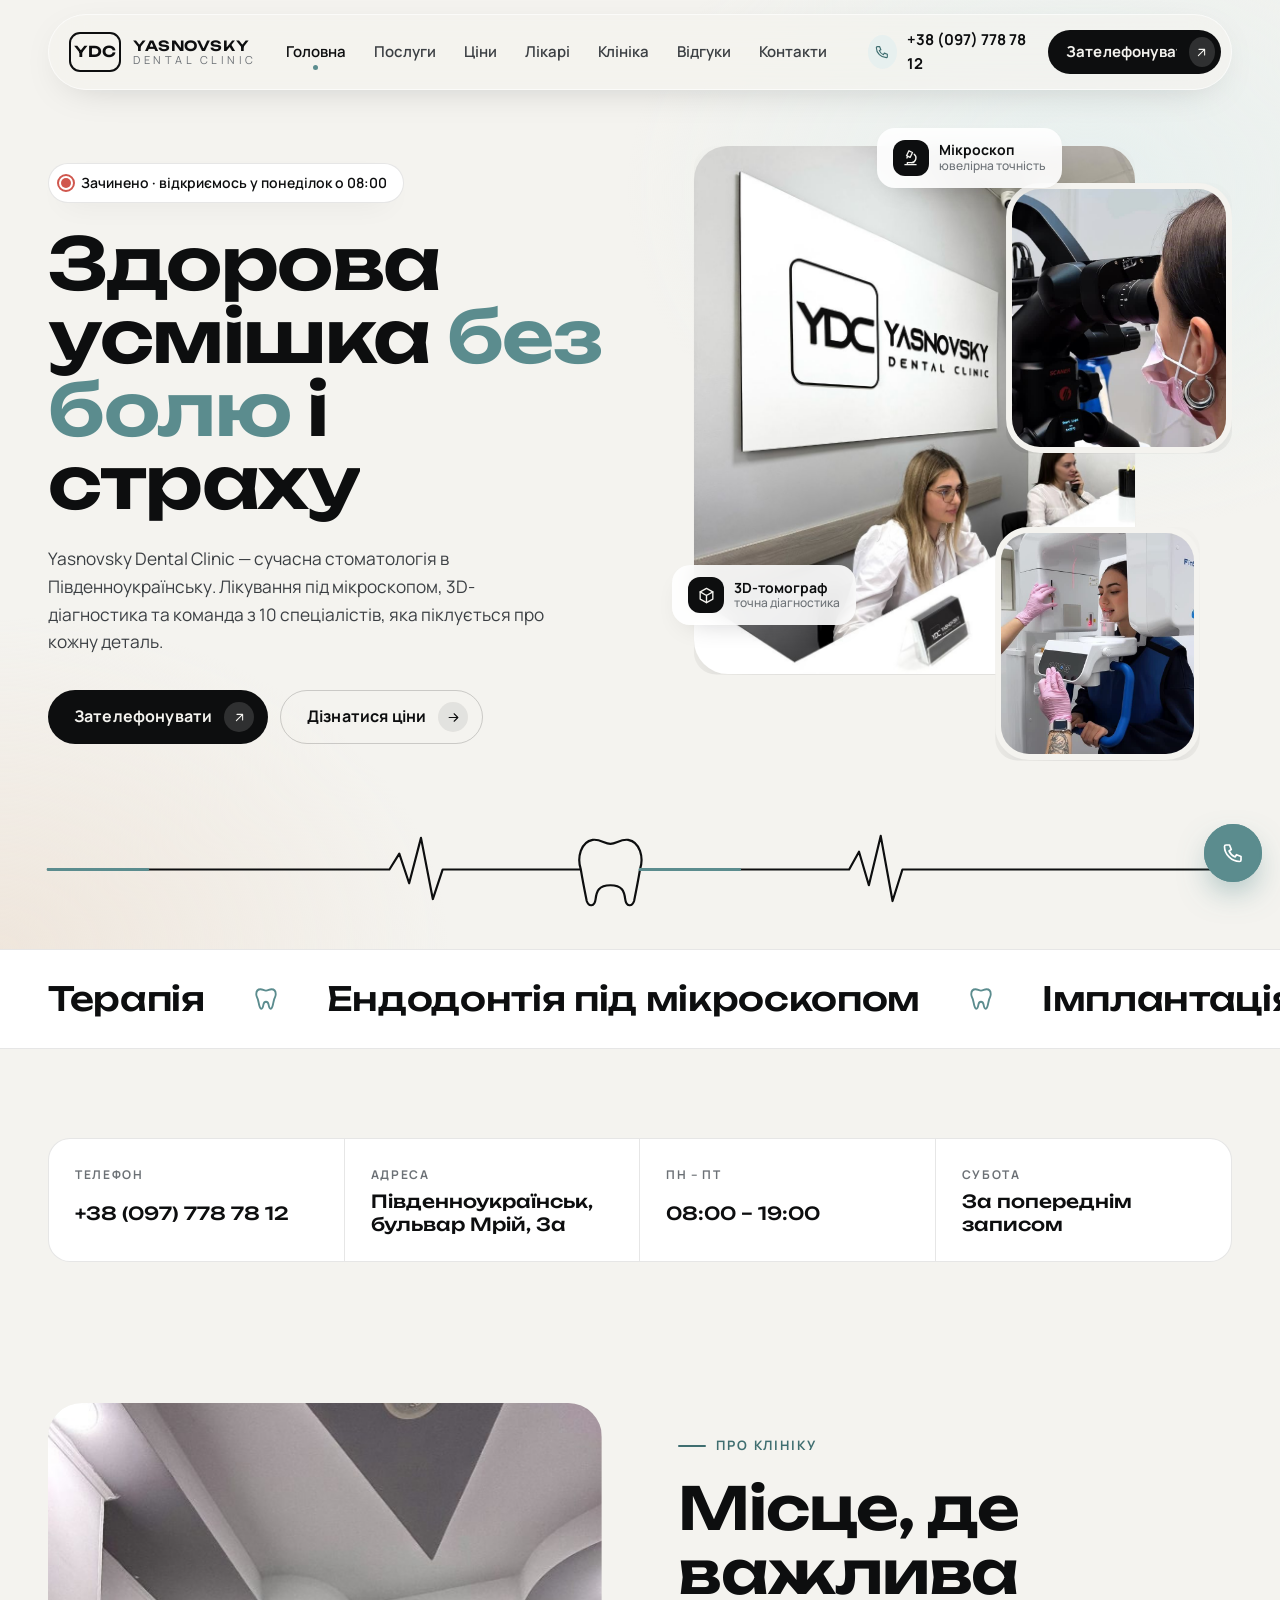
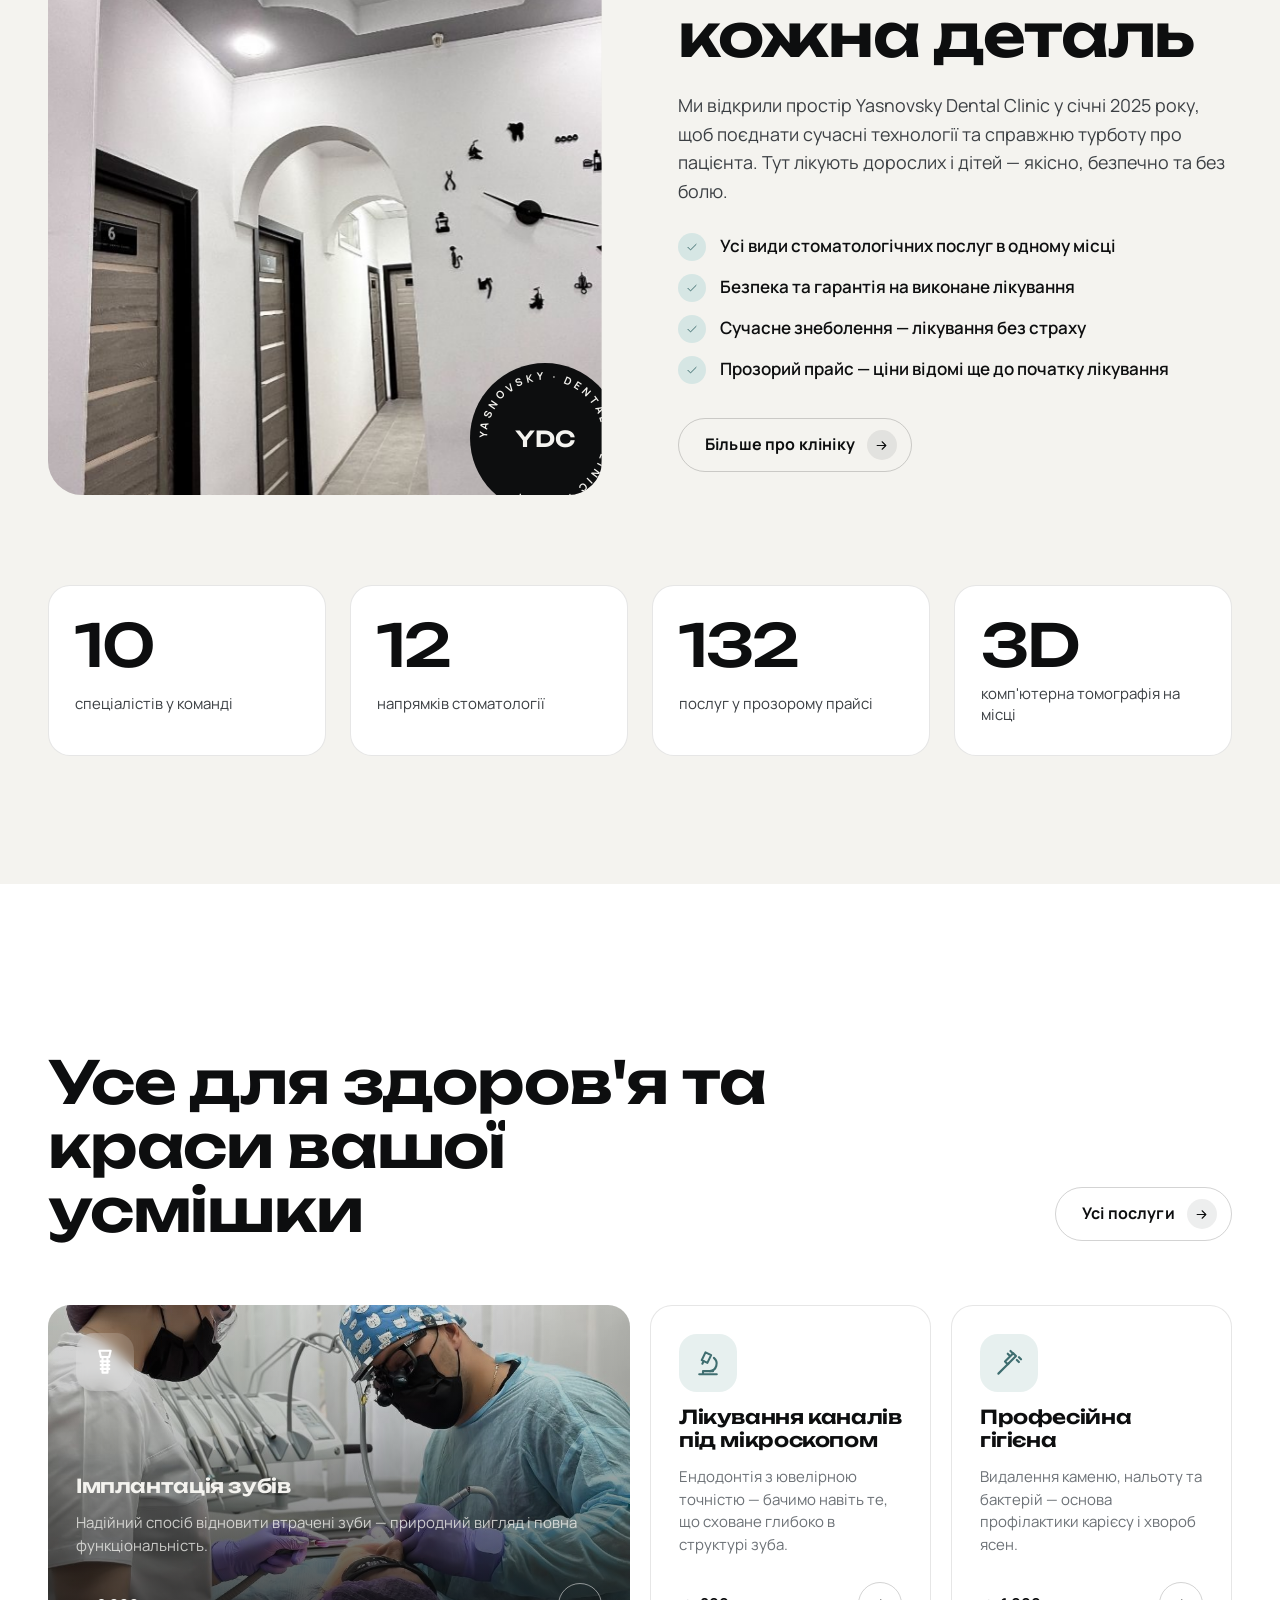
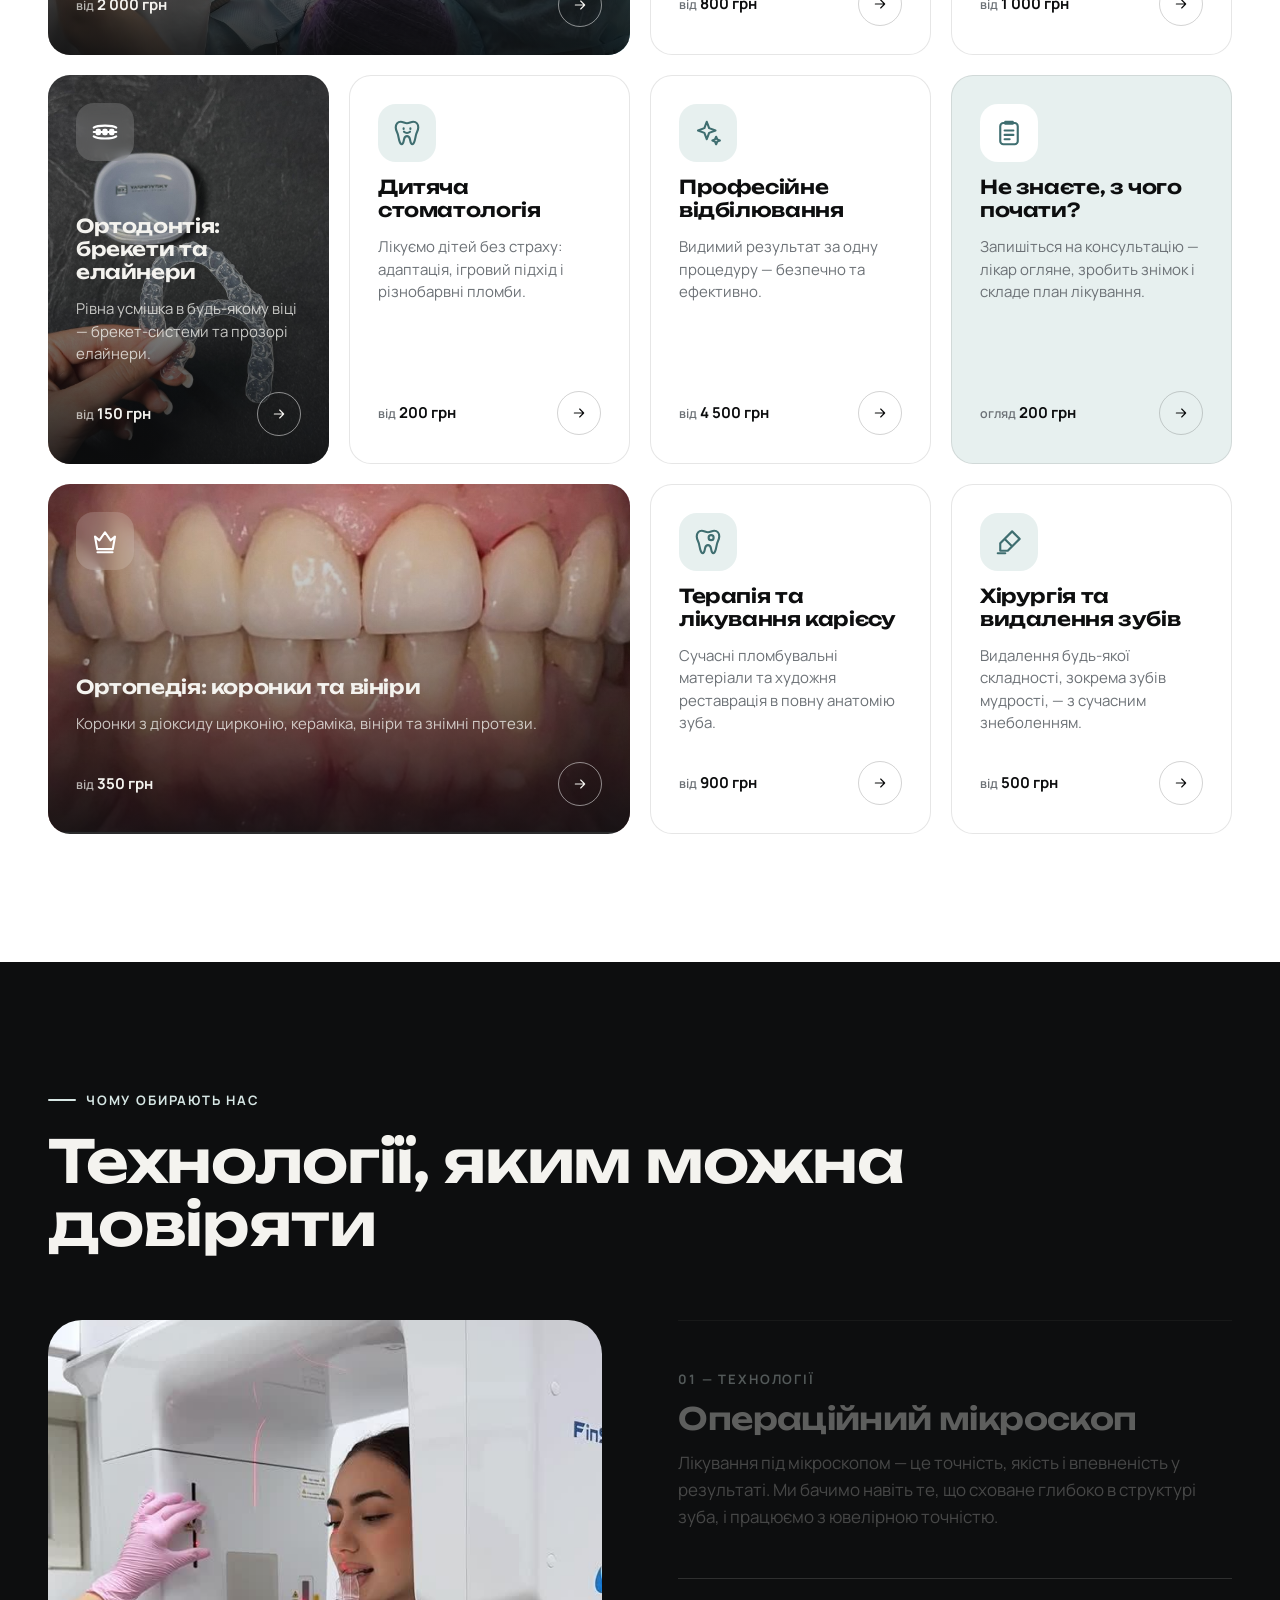
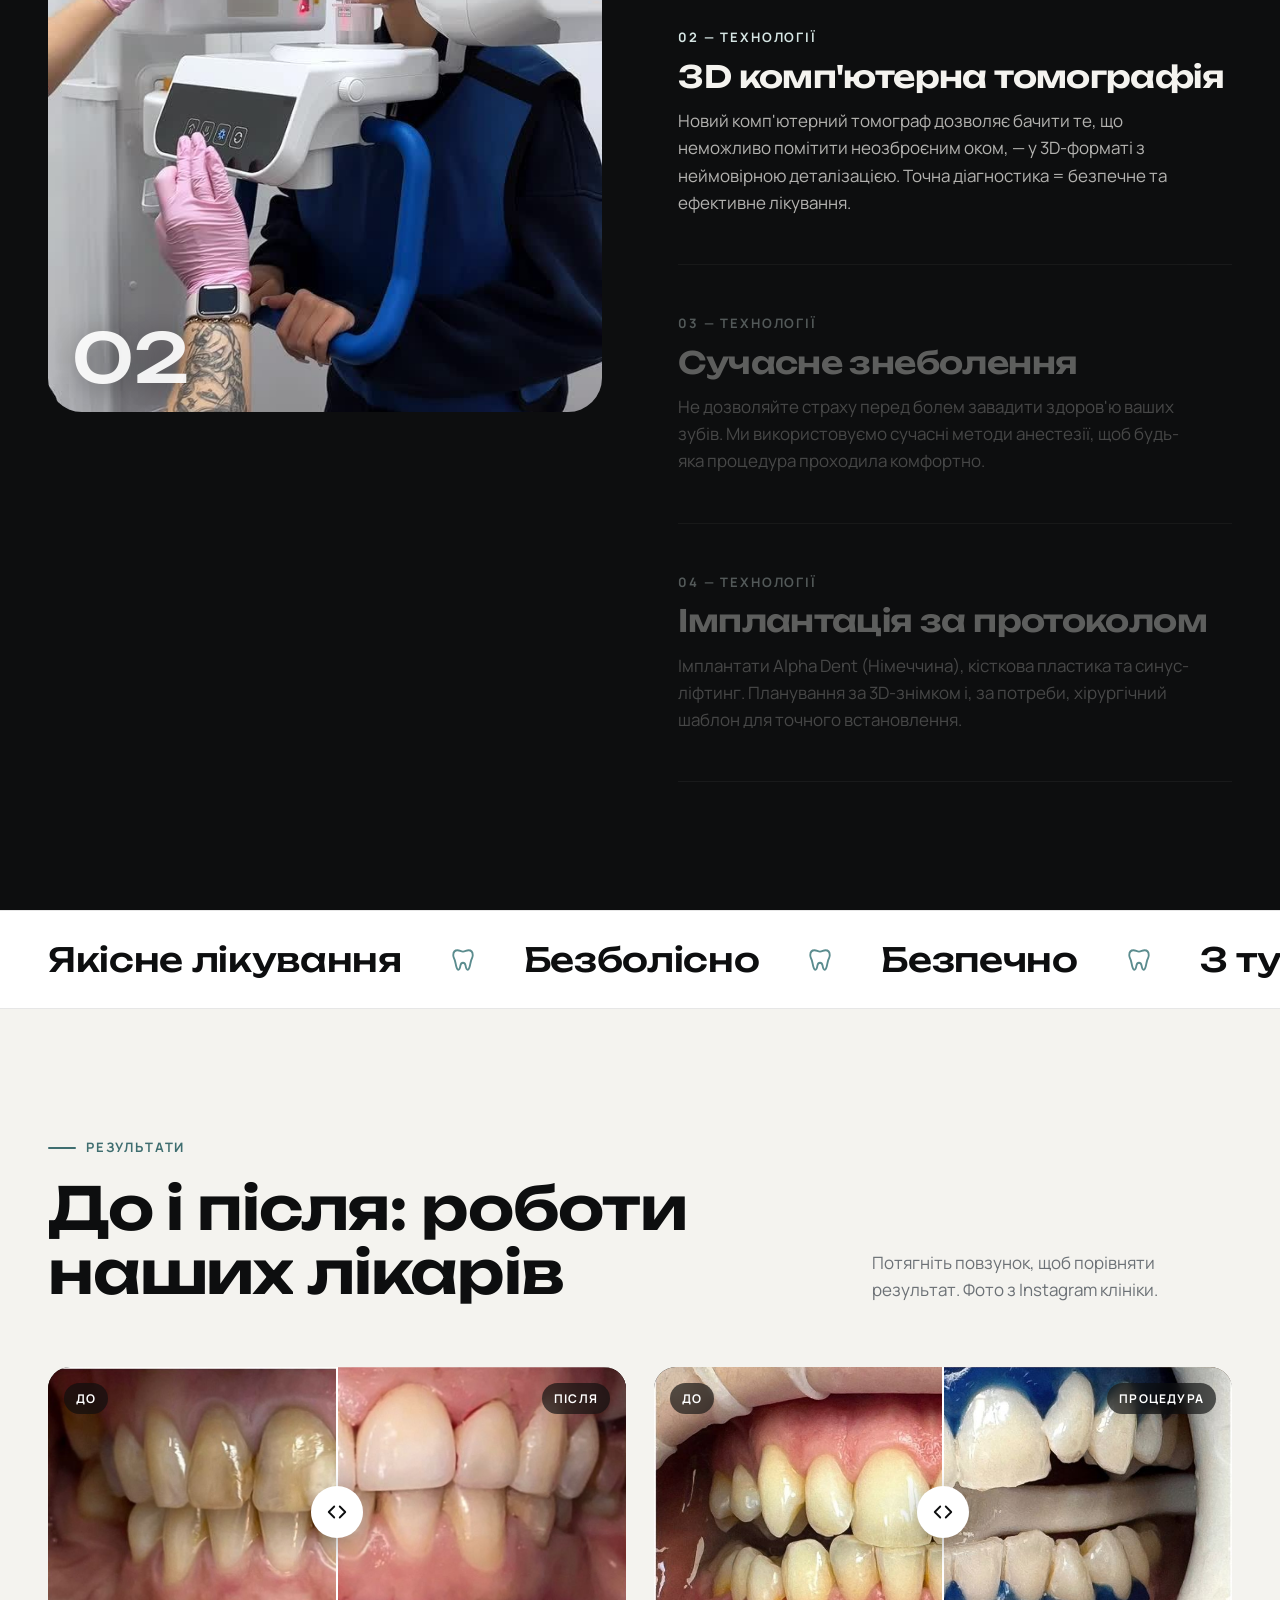
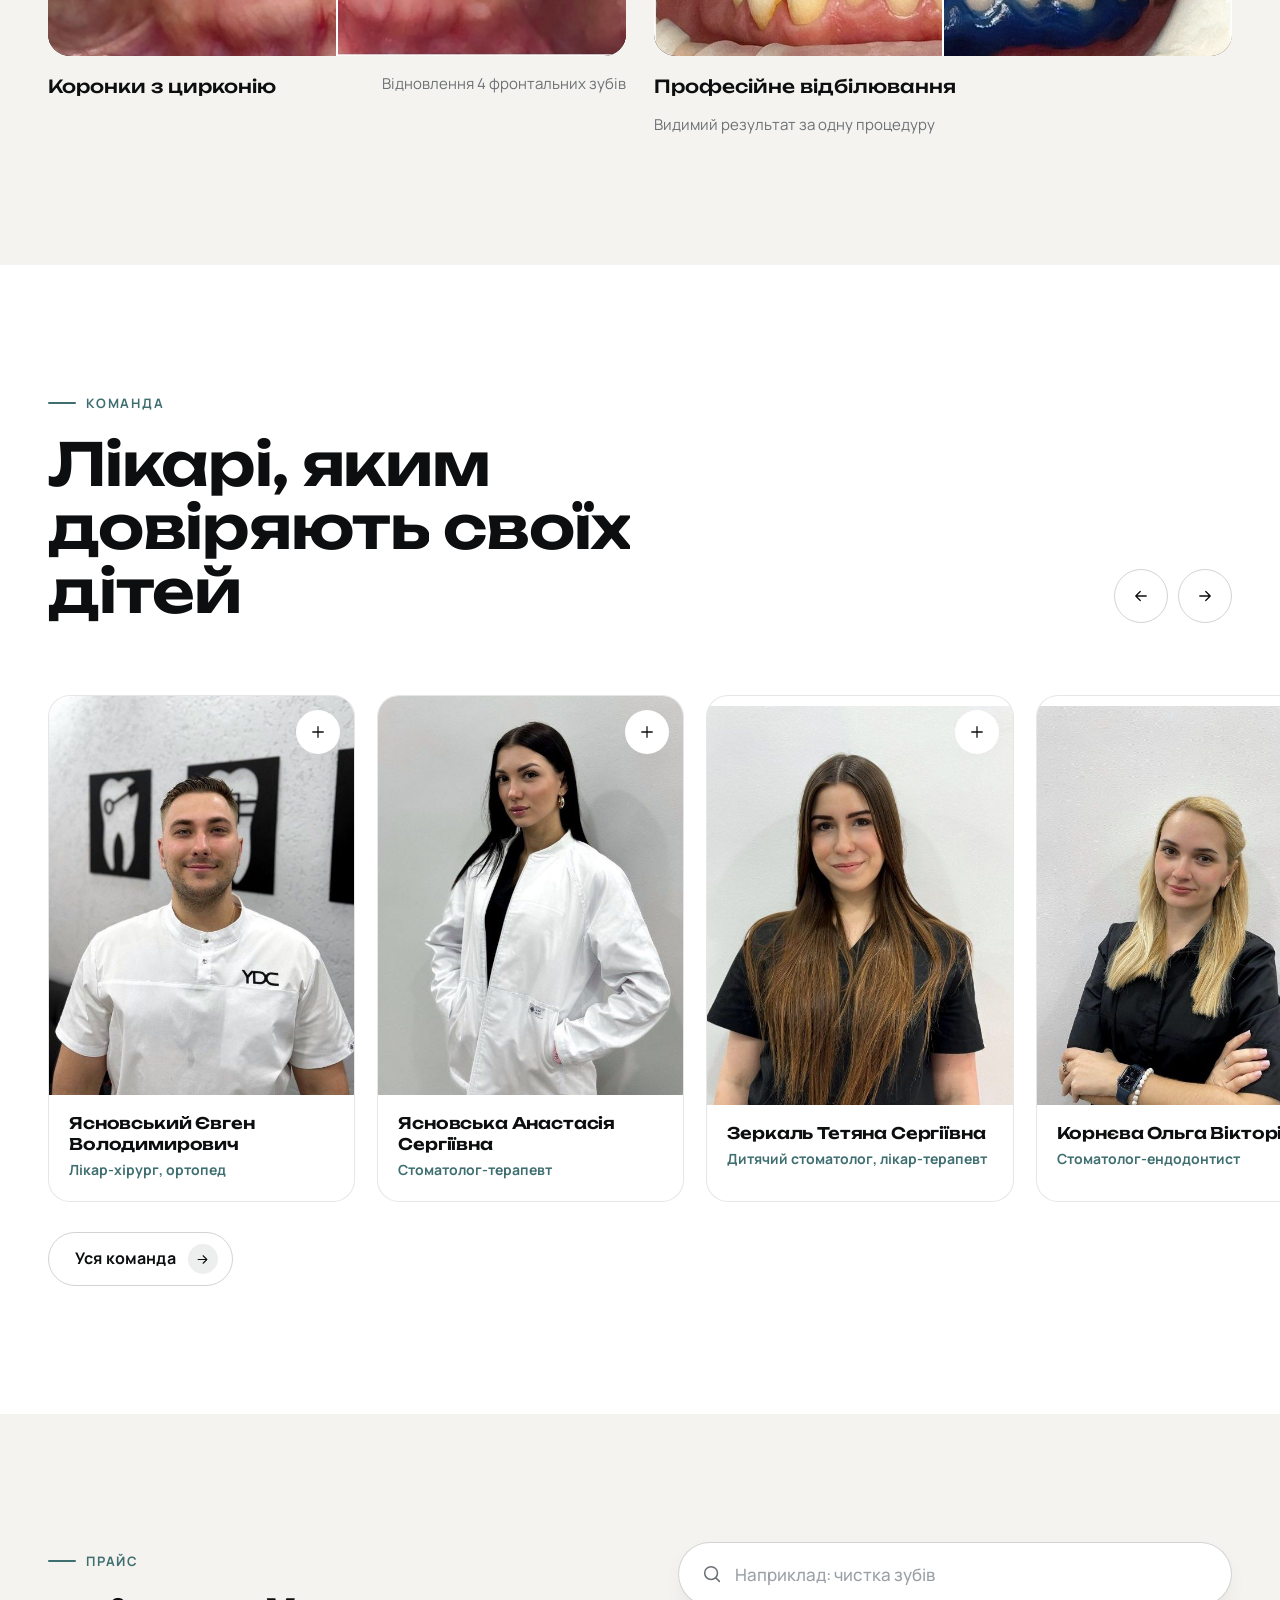
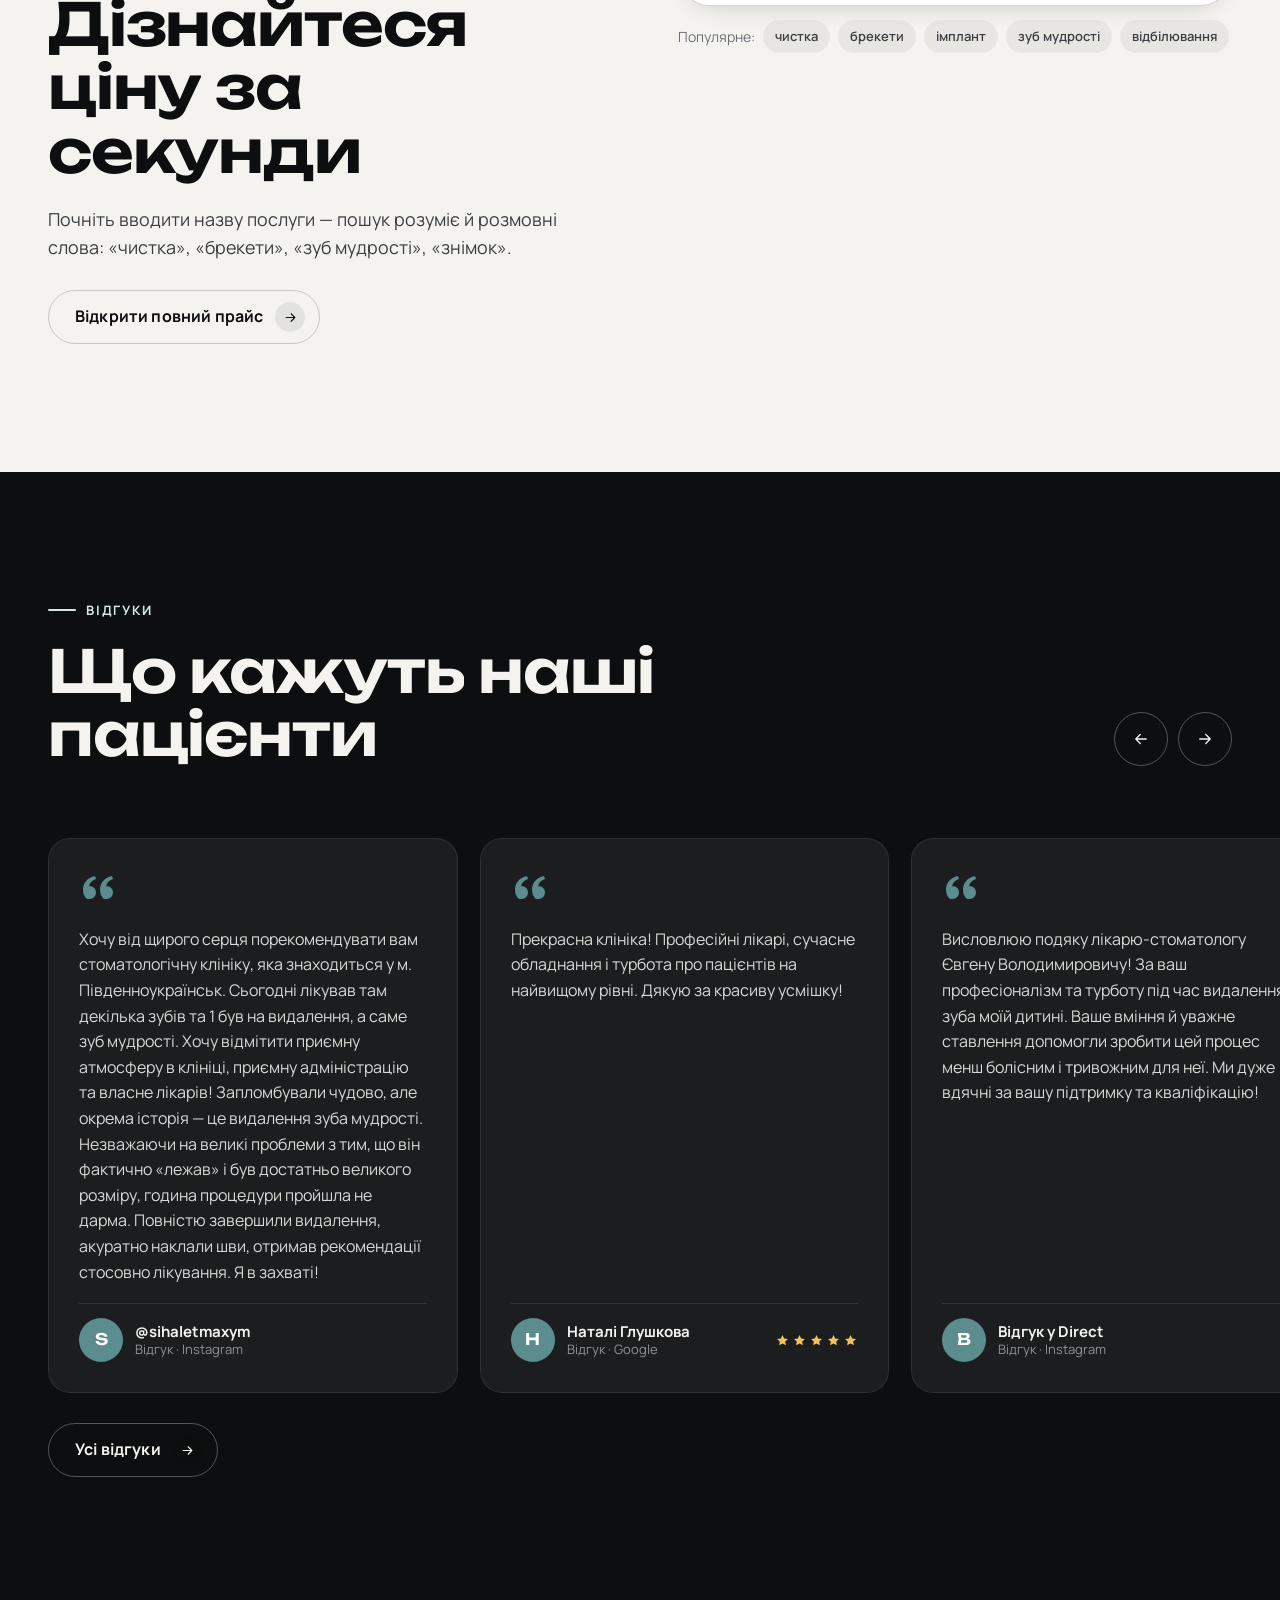
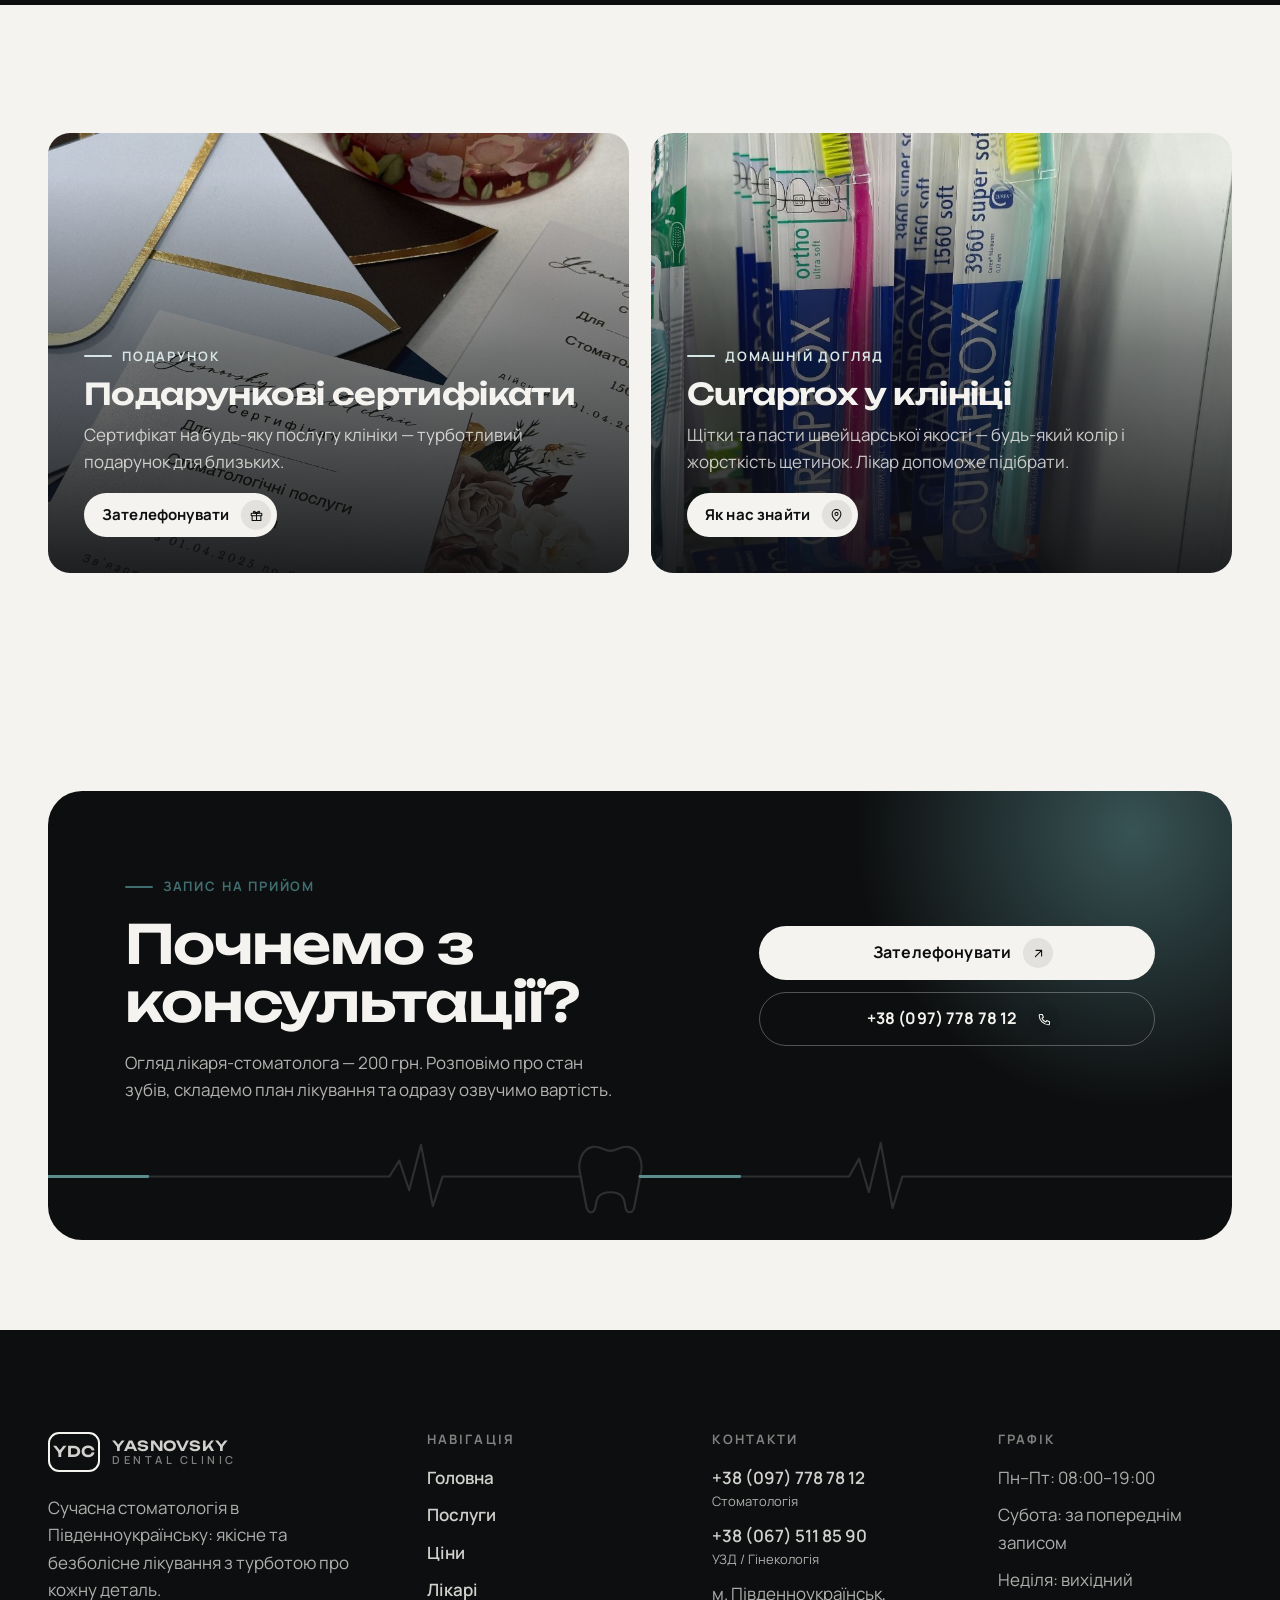
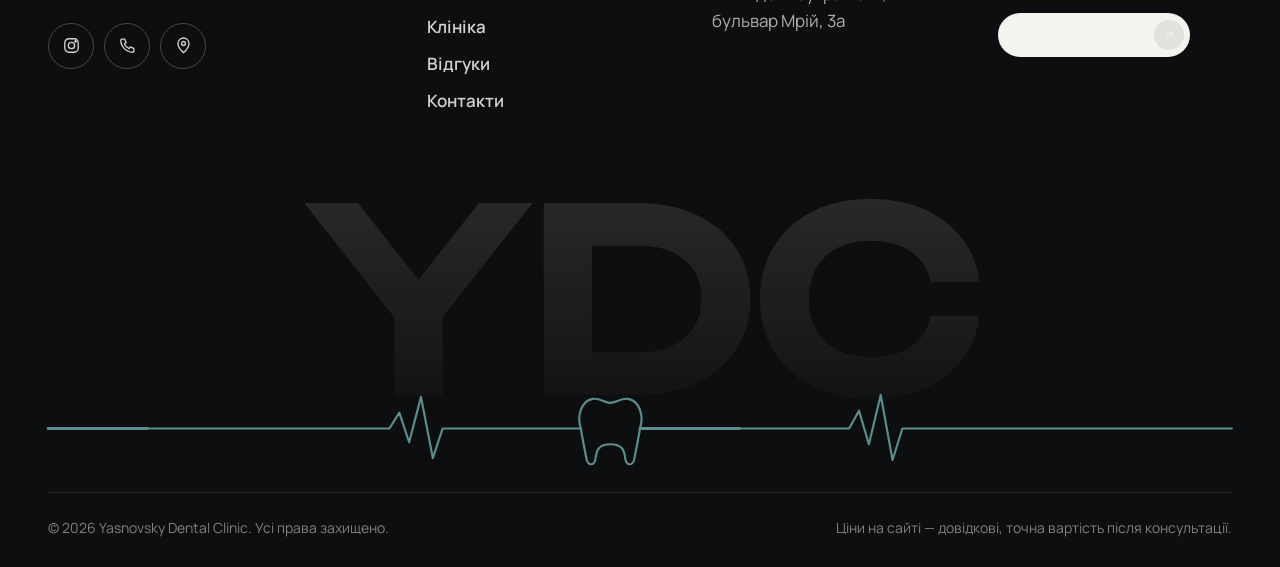
<file: index.html>
<!doctype html>
<html lang="uk" class="no-js">
<head>
<script src="site-safety.js"></script>
<meta charset="utf-8">
<meta name="viewport" content="width=device-width, initial-scale=1, viewport-fit=cover">
<title>Yasnovsky Dental Clinic — стоматологія в Південноукраїнську</title>
<meta name="description" content="Сучасна стоматологія YDC у Південноукраїнську: лікування під мікроскопом, 3D-КТ, імплантація, брекети та дитячий стоматолог. Запис: +38 (097) 778 78 12.">
<meta name="robots" content="noindex, nofollow">
<meta name="theme-color" content="#0d0e0f">

<meta property="og:type" content="website">
<meta property="og:locale" content="uk_UA">
<meta property="og:site_name" content="Yasnovsky Dental Clinic">
<meta property="og:title" content="Yasnovsky Dental Clinic — стоматологія в Південноукраїнську">
<meta property="og:description" content="Сучасна стоматологія YDC у Південноукраїнську: лікування під мікроскопом, 3D-КТ, імплантація, брекети та дитячий стоматолог. Запис: +38 (097) 778 78 12.">

<meta property="og:image" content="https://konkos-design.github.io/ydc-dental/img/og-image.jpg">
<meta property="og:image:secure_url" content="https://konkos-design.github.io/ydc-dental/img/og-image.jpg">
<meta property="og:image:type" content="image/jpeg">
<meta property="og:image:width" content="1200">
<meta property="og:image:height" content="630">
<meta property="og:image:alt" content="Yasnovsky Dental Clinic — стоматологія в Південноукраїнську">
<meta name="twitter:card" content="summary_large_image">
<meta name="twitter:title" content="Yasnovsky Dental Clinic — стоматологія в Південноукраїнську">
<meta name="twitter:description" content="Сучасна стоматологія YDC у Південноукраїнську: лікування під мікроскопом, 3D-КТ, імплантація, брекети та дитячий стоматолог. Запис: +38 (097) 778 78 12.">
<meta name="twitter:image" content="https://konkos-design.github.io/ydc-dental/img/og-image.jpg">
<link rel="icon" href="img/favicon.svg" type="image/svg+xml">
<link rel="icon" href="img/favicon-32.png" sizes="32x32" type="image/png">
<link rel="apple-touch-icon" href="img/apple-touch-icon.png">
<link rel="preload" href="fonts/unbounded-cyrillic.woff2" as="font" type="font/woff2" crossorigin>
<link rel="preload" href="fonts/manrope-cyrillic.woff2" as="font" type="font/woff2" crossorigin>
<link rel="stylesheet" href="css/fonts.css?v=3">
<link rel="stylesheet" href="css/style.css?v=3">
<script>document.documentElement.classList.replace("no-js","js");</script>
<script type="application/ld+json">{"@context": "https://schema.org", "@type": "Dentist", "name": "Yasnovsky Dental Clinic", "telephone": "+380977787812", "address": {"@type": "PostalAddress", "streetAddress": "бульвар Мрій, 3а", "addressLocality": "Південноукраїнськ", "addressRegion": "Миколаївська область", "addressCountry": "UA"}, "openingHours": ["Mo-Fr 08:00-19:00"], "sameAs": ["https://www.instagram.com/y.dental_clinic/"], "url": "https://konkos-design.github.io/ydc-dental/"}</script>
<link rel="canonical" href="https://konkos-design.github.io/ydc-dental/">
<meta property="og:url" content="https://konkos-design.github.io/ydc-dental/">
<link rel="stylesheet" href="site-safety.css">
</head>
<body data-page="index.html">
<div class="scroll-progress" aria-hidden="true"></div>
<header class="header"><div class="container"><div class="header__bar">
<a class="logo" href="index.html" aria-label="Yasnovsky Dental Clinic — на головну"><span class="logo__mark">YDC</span><span class="logo__txt"><b>Yasnovsky</b><small>Dental clinic</small></span></a>
<nav class="nav" aria-label="Головне меню"><a href="index.html" class="is-active" aria-current="page">Головна</a><a href="poslugy.html">Послуги</a><a href="tsiny.html">Ціни</a><a href="likari.html">Лікарі</a><a href="klinika.html">Клініка</a><a href="vidhuky.html">Відгуки</a><a href="kontakty.html">Контакти</a></nav>
<div class="header__actions">
<a class="header__phone" href="tel:+380977787812"><i><svg viewBox="0 0 24 24" fill="none" stroke="currentColor" stroke-width="1.7" stroke-linecap="round" stroke-linejoin="round" aria-hidden="true"><path d="M5 4h3.5l1.8 4.5-2.3 1.4a11 11 0 0 0 6.1 6.1l1.4-2.3L20 15.5V19a1.5 1.5 0 0 1-1.5 1.5C10.6 20.5 3.5 13.4 3.5 5.5A1.5 1.5 0 0 1 5 4z"/></svg></i><span>+38 (097) 778 78 12</span></a>
<a class="btn btn--sm" data-magnetic href="tel:+380977787812"><span class="btn__txt"><span>Зателефонувати</span><span aria-hidden="true">Зателефонувати</span></span><span class="btn__ico"><svg viewBox="0 0 24 24" fill="none" stroke="currentColor" stroke-width="1.7" stroke-linecap="round" stroke-linejoin="round" aria-hidden="true"><path d="M7 17L17 7M8 7h9v9"/></svg></span></a>
<button class="burger" aria-label="Меню" aria-expanded="false"><span></span><span></span><span></span></button>
</div></div></div></header>
<div class="mmenu" aria-label="Мобільне меню"><nav class="mmenu__nav"><a href="index.html" class="is-active"><small>01</small>Головна</a><a href="poslugy.html"><small>02</small>Послуги</a><a href="tsiny.html"><small>03</small>Ціни</a><a href="likari.html"><small>04</small>Лікарі</a><a href="klinika.html"><small>05</small>Клініка</a><a href="vidhuky.html"><small>06</small>Відгуки</a><a href="kontakty.html"><small>07</small>Контакти</a></nav>
<div class="mmenu__foot"><a class="tel" href="tel:+380977787812">+38 (097) 778 78 12</a><p>м. Південноукраїнськ, бульвар Мрій, 3а</p><p>Пн–Пт 08:00–19:00 · Сб за записом</p><a class="btn btn--light" data-magnetic href="tel:+380977787812"><span class="btn__txt"><span>Зателефонувати</span><span aria-hidden="true">Зателефонувати</span></span><span class="btn__ico"><svg viewBox="0 0 24 24" fill="none" stroke="currentColor" stroke-width="1.7" stroke-linecap="round" stroke-linejoin="round" aria-hidden="true"><path d="M7 17L17 7M8 7h9v9"/></svg></span></a></div></div>
<main><section class="hero"><div class="hero__bg"></div><div class="container">
<div class="hero__grid"><div>
<div class="hero__status" data-open-status><span class="dot"></span><span data-status-text>Пн–Пт 08:00–19:00</span></div>
<h1 class="hero__title" data-split>Здорова усмішка <em>без болю</em> і&nbsp;страху</h1>
<p class="hero__lead" data-reveal style="--d:.35s">Yasnovsky Dental Clinic — сучасна стоматологія в Південноукраїнську. Лікування під мікроскопом, 3D-діагностика та команда з 10 спеціалістів, яка піклується про кожну деталь.</p>
<div class="hero__cta" data-reveal style="--d:.5s"><a class="btn " data-magnetic href="tel:+380977787812"><span class="btn__txt"><span>Зателефонувати</span><span aria-hidden="true">Зателефонувати</span></span><span class="btn__ico"><svg viewBox="0 0 24 24" fill="none" stroke="currentColor" stroke-width="1.7" stroke-linecap="round" stroke-linejoin="round" aria-hidden="true"><path d="M7 17L17 7M8 7h9v9"/></svg></span></a><a class="btn btn--ghost" href="tsiny.html" data-magnetic ><span class="btn__txt"><span>Дізнатися ціни</span><span aria-hidden="true">Дізнатися ціни</span></span><span class="btn__ico"><svg viewBox="0 0 24 24" fill="none" stroke="currentColor" stroke-width="1.7" stroke-linecap="round" stroke-linejoin="round" aria-hidden="true"><path d="M5 12h14M13 6l6 6-6 6"/></svg></span></a></div>
</div>
<div class="hero__visual">
<div class="hero__img hero__img--a" data-reveal="clip" style="--d:.2s"><img src="img/reception.jpg" alt="Ресепшн Yasnovsky Dental Clinic" width="900" height="1200" fetchpriority="high"></div>
<div class="hero__img hero__img--b" data-reveal="clip" style="--d:.45s"><img src="img/microscope.jpg" alt="Лікування під мікроскопом" width="640" height="1136"></div>
<div class="hero__img hero__img--c" data-reveal="clip" style="--d:.6s"><img src="img/ct-scan.jpg" alt="Комп'ютерний томограф" width="640" height="1136"></div>
<div class="chip-float chip-float--1" data-reveal="scale" style="--d:.9s"><i><svg viewBox="0 0 24 24" fill="none" stroke="currentColor" stroke-width="1.7" stroke-linecap="round" stroke-linejoin="round" aria-hidden="true"><path d="M12 3l8 4.5v9L12 21l-8-4.5v-9z"/><path d="M12 12l8-4.5M12 12v9M12 12L4 7.5"/></svg></i><span>3D-томограф<small>точна діагностика</small></span></div>
<div class="chip-float chip-float--2" data-reveal="scale" style="--d:1.05s"><i><svg viewBox="0 0 24 24" fill="none" stroke="currentColor" stroke-width="1.7" stroke-linecap="round" stroke-linejoin="round" aria-hidden="true"><path d="M5 21h14M8 21v-2.5h8M10 3.5l4.5 2.2-3 6.2L7 9.7z"/><path d="M8.5 10.5L7.5 12.6M13.5 18.5a6 6 0 0 0 3.2-10.6"/></svg></i><span>Мікроскоп<small>ювелірна точність</small></span></div>
</div></div>
<svg class="ecg hero__ecg" data-draw viewBox="0 0 1200 80" preserveAspectRatio="xMidYMid meet" aria-hidden="true"><path class="ecg__line" pathLength="1" d="M0 40 H330 L346 40 L356 24 L366 54 L378 8 L390 70 L400 40 H540 C542 52 544 62 546 72 C548 78 554 78 555 70 C556 62 558 56 570 56 C582 56 584 62 585 70 C586 78 592 78 594 72 C596 62 598 52 600 40 C604 28 600 12 588 10 C580 9 576 14 570 14 C564 14 560 9 552 10 C540 12 536 28 540 40 M600 40 H800 L812 40 L822 22 L832 56 L844 6 L856 72 L866 40 H1200"/><path class="ecg__pulse" pathLength="1" d="M0 40 H330 L346 40 L356 24 L366 54 L378 8 L390 70 L400 40 H540 C542 52 544 62 546 72 C548 78 554 78 555 70 C556 62 558 56 570 56 C582 56 584 62 585 70 C586 78 592 78 594 72 C596 62 598 52 600 40 C604 28 600 12 588 10 C580 9 576 14 570 14 C564 14 560 9 552 10 C540 12 536 28 540 40 M600 40 H800 L812 40 L822 22 L832 56 L844 6 L856 72 L866 40 H1200"/></svg>
</div></section><div class="marquee" aria-hidden="true"><div class="marquee__track"><span class="marquee__item">Терапія<svg viewBox="0 0 24 24" fill="none" stroke="currentColor" stroke-width="1.7" stroke-linecap="round" stroke-linejoin="round" aria-hidden="true"><path d="M7 3C4.5 3 3 5 3 7.5c0 2 1 3.4 1.6 5.3.5 1.6.7 3.4 1.2 5.2.4 1.4.9 3 2 3 1.4 0 1.5-2.6 1.9-4.2.3-1.3.8-2.3 2.3-2.3s2 1 2.3 2.3c.4 1.6.5 4.2 1.9 4.2 1.1 0 1.6-1.6 2-3 .5-1.8.7-3.6 1.2-5.2.6-1.9 1.6-3.3 1.6-5.3C21 5 19.5 3 17 3c-2 0-3 1.2-5 1.2S9 3 7 3z"/></svg></span><span class="marquee__item">Ендодонтія під мікроскопом<svg viewBox="0 0 24 24" fill="none" stroke="currentColor" stroke-width="1.7" stroke-linecap="round" stroke-linejoin="round" aria-hidden="true"><path d="M7 3C4.5 3 3 5 3 7.5c0 2 1 3.4 1.6 5.3.5 1.6.7 3.4 1.2 5.2.4 1.4.9 3 2 3 1.4 0 1.5-2.6 1.9-4.2.3-1.3.8-2.3 2.3-2.3s2 1 2.3 2.3c.4 1.6.5 4.2 1.9 4.2 1.1 0 1.6-1.6 2-3 .5-1.8.7-3.6 1.2-5.2.6-1.9 1.6-3.3 1.6-5.3C21 5 19.5 3 17 3c-2 0-3 1.2-5 1.2S9 3 7 3z"/></svg></span><span class="marquee__item">Імплантація<svg viewBox="0 0 24 24" fill="none" stroke="currentColor" stroke-width="1.7" stroke-linecap="round" stroke-linejoin="round" aria-hidden="true"><path d="M7 3C4.5 3 3 5 3 7.5c0 2 1 3.4 1.6 5.3.5 1.6.7 3.4 1.2 5.2.4 1.4.9 3 2 3 1.4 0 1.5-2.6 1.9-4.2.3-1.3.8-2.3 2.3-2.3s2 1 2.3 2.3c.4 1.6.5 4.2 1.9 4.2 1.1 0 1.6-1.6 2-3 .5-1.8.7-3.6 1.2-5.2.6-1.9 1.6-3.3 1.6-5.3C21 5 19.5 3 17 3c-2 0-3 1.2-5 1.2S9 3 7 3z"/></svg></span><span class="marquee__item">Брекети та елайнери<svg viewBox="0 0 24 24" fill="none" stroke="currentColor" stroke-width="1.7" stroke-linecap="round" stroke-linejoin="round" aria-hidden="true"><path d="M7 3C4.5 3 3 5 3 7.5c0 2 1 3.4 1.6 5.3.5 1.6.7 3.4 1.2 5.2.4 1.4.9 3 2 3 1.4 0 1.5-2.6 1.9-4.2.3-1.3.8-2.3 2.3-2.3s2 1 2.3 2.3c.4 1.6.5 4.2 1.9 4.2 1.1 0 1.6-1.6 2-3 .5-1.8.7-3.6 1.2-5.2.6-1.9 1.6-3.3 1.6-5.3C21 5 19.5 3 17 3c-2 0-3 1.2-5 1.2S9 3 7 3z"/></svg></span><span class="marquee__item">Дитяча стоматологія<svg viewBox="0 0 24 24" fill="none" stroke="currentColor" stroke-width="1.7" stroke-linecap="round" stroke-linejoin="round" aria-hidden="true"><path d="M7 3C4.5 3 3 5 3 7.5c0 2 1 3.4 1.6 5.3.5 1.6.7 3.4 1.2 5.2.4 1.4.9 3 2 3 1.4 0 1.5-2.6 1.9-4.2.3-1.3.8-2.3 2.3-2.3s2 1 2.3 2.3c.4 1.6.5 4.2 1.9 4.2 1.1 0 1.6-1.6 2-3 .5-1.8.7-3.6 1.2-5.2.6-1.9 1.6-3.3 1.6-5.3C21 5 19.5 3 17 3c-2 0-3 1.2-5 1.2S9 3 7 3z"/></svg></span><span class="marquee__item">Відбілювання<svg viewBox="0 0 24 24" fill="none" stroke="currentColor" stroke-width="1.7" stroke-linecap="round" stroke-linejoin="round" aria-hidden="true"><path d="M7 3C4.5 3 3 5 3 7.5c0 2 1 3.4 1.6 5.3.5 1.6.7 3.4 1.2 5.2.4 1.4.9 3 2 3 1.4 0 1.5-2.6 1.9-4.2.3-1.3.8-2.3 2.3-2.3s2 1 2.3 2.3c.4 1.6.5 4.2 1.9 4.2 1.1 0 1.6-1.6 2-3 .5-1.8.7-3.6 1.2-5.2.6-1.9 1.6-3.3 1.6-5.3C21 5 19.5 3 17 3c-2 0-3 1.2-5 1.2S9 3 7 3z"/></svg></span><span class="marquee__item">Професійна гігієна<svg viewBox="0 0 24 24" fill="none" stroke="currentColor" stroke-width="1.7" stroke-linecap="round" stroke-linejoin="round" aria-hidden="true"><path d="M7 3C4.5 3 3 5 3 7.5c0 2 1 3.4 1.6 5.3.5 1.6.7 3.4 1.2 5.2.4 1.4.9 3 2 3 1.4 0 1.5-2.6 1.9-4.2.3-1.3.8-2.3 2.3-2.3s2 1 2.3 2.3c.4 1.6.5 4.2 1.9 4.2 1.1 0 1.6-1.6 2-3 .5-1.8.7-3.6 1.2-5.2.6-1.9 1.6-3.3 1.6-5.3C21 5 19.5 3 17 3c-2 0-3 1.2-5 1.2S9 3 7 3z"/></svg></span><span class="marquee__item">Коронки з цирконію<svg viewBox="0 0 24 24" fill="none" stroke="currentColor" stroke-width="1.7" stroke-linecap="round" stroke-linejoin="round" aria-hidden="true"><path d="M7 3C4.5 3 3 5 3 7.5c0 2 1 3.4 1.6 5.3.5 1.6.7 3.4 1.2 5.2.4 1.4.9 3 2 3 1.4 0 1.5-2.6 1.9-4.2.3-1.3.8-2.3 2.3-2.3s2 1 2.3 2.3c.4 1.6.5 4.2 1.9 4.2 1.1 0 1.6-1.6 2-3 .5-1.8.7-3.6 1.2-5.2.6-1.9 1.6-3.3 1.6-5.3C21 5 19.5 3 17 3c-2 0-3 1.2-5 1.2S9 3 7 3z"/></svg></span><span class="marquee__item">Терапія<svg viewBox="0 0 24 24" fill="none" stroke="currentColor" stroke-width="1.7" stroke-linecap="round" stroke-linejoin="round" aria-hidden="true"><path d="M7 3C4.5 3 3 5 3 7.5c0 2 1 3.4 1.6 5.3.5 1.6.7 3.4 1.2 5.2.4 1.4.9 3 2 3 1.4 0 1.5-2.6 1.9-4.2.3-1.3.8-2.3 2.3-2.3s2 1 2.3 2.3c.4 1.6.5 4.2 1.9 4.2 1.1 0 1.6-1.6 2-3 .5-1.8.7-3.6 1.2-5.2.6-1.9 1.6-3.3 1.6-5.3C21 5 19.5 3 17 3c-2 0-3 1.2-5 1.2S9 3 7 3z"/></svg></span><span class="marquee__item">Ендодонтія під мікроскопом<svg viewBox="0 0 24 24" fill="none" stroke="currentColor" stroke-width="1.7" stroke-linecap="round" stroke-linejoin="round" aria-hidden="true"><path d="M7 3C4.5 3 3 5 3 7.5c0 2 1 3.4 1.6 5.3.5 1.6.7 3.4 1.2 5.2.4 1.4.9 3 2 3 1.4 0 1.5-2.6 1.9-4.2.3-1.3.8-2.3 2.3-2.3s2 1 2.3 2.3c.4 1.6.5 4.2 1.9 4.2 1.1 0 1.6-1.6 2-3 .5-1.8.7-3.6 1.2-5.2.6-1.9 1.6-3.3 1.6-5.3C21 5 19.5 3 17 3c-2 0-3 1.2-5 1.2S9 3 7 3z"/></svg></span><span class="marquee__item">Імплантація<svg viewBox="0 0 24 24" fill="none" stroke="currentColor" stroke-width="1.7" stroke-linecap="round" stroke-linejoin="round" aria-hidden="true"><path d="M7 3C4.5 3 3 5 3 7.5c0 2 1 3.4 1.6 5.3.5 1.6.7 3.4 1.2 5.2.4 1.4.9 3 2 3 1.4 0 1.5-2.6 1.9-4.2.3-1.3.8-2.3 2.3-2.3s2 1 2.3 2.3c.4 1.6.5 4.2 1.9 4.2 1.1 0 1.6-1.6 2-3 .5-1.8.7-3.6 1.2-5.2.6-1.9 1.6-3.3 1.6-5.3C21 5 19.5 3 17 3c-2 0-3 1.2-5 1.2S9 3 7 3z"/></svg></span><span class="marquee__item">Брекети та елайнери<svg viewBox="0 0 24 24" fill="none" stroke="currentColor" stroke-width="1.7" stroke-linecap="round" stroke-linejoin="round" aria-hidden="true"><path d="M7 3C4.5 3 3 5 3 7.5c0 2 1 3.4 1.6 5.3.5 1.6.7 3.4 1.2 5.2.4 1.4.9 3 2 3 1.4 0 1.5-2.6 1.9-4.2.3-1.3.8-2.3 2.3-2.3s2 1 2.3 2.3c.4 1.6.5 4.2 1.9 4.2 1.1 0 1.6-1.6 2-3 .5-1.8.7-3.6 1.2-5.2.6-1.9 1.6-3.3 1.6-5.3C21 5 19.5 3 17 3c-2 0-3 1.2-5 1.2S9 3 7 3z"/></svg></span><span class="marquee__item">Дитяча стоматологія<svg viewBox="0 0 24 24" fill="none" stroke="currentColor" stroke-width="1.7" stroke-linecap="round" stroke-linejoin="round" aria-hidden="true"><path d="M7 3C4.5 3 3 5 3 7.5c0 2 1 3.4 1.6 5.3.5 1.6.7 3.4 1.2 5.2.4 1.4.9 3 2 3 1.4 0 1.5-2.6 1.9-4.2.3-1.3.8-2.3 2.3-2.3s2 1 2.3 2.3c.4 1.6.5 4.2 1.9 4.2 1.1 0 1.6-1.6 2-3 .5-1.8.7-3.6 1.2-5.2.6-1.9 1.6-3.3 1.6-5.3C21 5 19.5 3 17 3c-2 0-3 1.2-5 1.2S9 3 7 3z"/></svg></span><span class="marquee__item">Відбілювання<svg viewBox="0 0 24 24" fill="none" stroke="currentColor" stroke-width="1.7" stroke-linecap="round" stroke-linejoin="round" aria-hidden="true"><path d="M7 3C4.5 3 3 5 3 7.5c0 2 1 3.4 1.6 5.3.5 1.6.7 3.4 1.2 5.2.4 1.4.9 3 2 3 1.4 0 1.5-2.6 1.9-4.2.3-1.3.8-2.3 2.3-2.3s2 1 2.3 2.3c.4 1.6.5 4.2 1.9 4.2 1.1 0 1.6-1.6 2-3 .5-1.8.7-3.6 1.2-5.2.6-1.9 1.6-3.3 1.6-5.3C21 5 19.5 3 17 3c-2 0-3 1.2-5 1.2S9 3 7 3z"/></svg></span><span class="marquee__item">Професійна гігієна<svg viewBox="0 0 24 24" fill="none" stroke="currentColor" stroke-width="1.7" stroke-linecap="round" stroke-linejoin="round" aria-hidden="true"><path d="M7 3C4.5 3 3 5 3 7.5c0 2 1 3.4 1.6 5.3.5 1.6.7 3.4 1.2 5.2.4 1.4.9 3 2 3 1.4 0 1.5-2.6 1.9-4.2.3-1.3.8-2.3 2.3-2.3s2 1 2.3 2.3c.4 1.6.5 4.2 1.9 4.2 1.1 0 1.6-1.6 2-3 .5-1.8.7-3.6 1.2-5.2.6-1.9 1.6-3.3 1.6-5.3C21 5 19.5 3 17 3c-2 0-3 1.2-5 1.2S9 3 7 3z"/></svg></span><span class="marquee__item">Коронки з цирконію<svg viewBox="0 0 24 24" fill="none" stroke="currentColor" stroke-width="1.7" stroke-linecap="round" stroke-linejoin="round" aria-hidden="true"><path d="M7 3C4.5 3 3 5 3 7.5c0 2 1 3.4 1.6 5.3.5 1.6.7 3.4 1.2 5.2.4 1.4.9 3 2 3 1.4 0 1.5-2.6 1.9-4.2.3-1.3.8-2.3 2.3-2.3s2 1 2.3 2.3c.4 1.6.5 4.2 1.9 4.2 1.1 0 1.6-1.6 2-3 .5-1.8.7-3.6 1.2-5.2.6-1.9 1.6-3.3 1.6-5.3C21 5 19.5 3 17 3c-2 0-3 1.2-5 1.2S9 3 7 3z"/></svg></span></div></div><section class="section--tight"><div class="container">
<div class="quick" data-reveal>
<div class="quick__item"><small>Телефон</small><b><a href="tel:+380977787812">+38 (097) 778 78 12</a></b></div>
<div class="quick__item"><small>Адреса</small><b>Південноукраїнськ, бульвар Мрій, 3а</b></div>
<div class="quick__item"><small>Пн – Пт</small><b>08:00 – 19:00</b></div>
<div class="quick__item"><small>Субота</small><b>За попереднім записом</b></div>
</div></div></section><section class="section" style="padding-top:clamp(30px,4vw,60px)"><div class="container"><div class="split-2">
<div class="media media--tall" data-reveal="clip" data-parallax=".06"><img src="img/hall.jpg" alt="Інтер'єр клініки" loading="lazy" width="675" height="1200">
<div class="badge-round"><svg class="ring" viewBox="0 0 150 150"><defs><path id="circ" d="M75 75 m-58 0 a58 58 0 1 1 116 0 a58 58 0 1 1 -116 0"/></defs><text><textPath href="#circ">Yasnovsky · Dental · Clinic · YDC ·</textPath></text></svg><span class="badge-round__c">YDC</span></div></div>
<div><span class="eyebrow" data-reveal>Про клініку</span>
<h2 class="h-1" style="margin:20px 0 24px" data-split>Місце, де важлива кожна деталь</h2>
<p class="lead" data-reveal>Ми відкрили простір Yasnovsky Dental Clinic у січні 2025 року, щоб поєднати сучасні технології та справжню турботу про пацієнта. Тут лікують дорослих і дітей — якісно, безпечно та без болю.</p>
<ul class="check-list">
<li data-reveal style="--d:.05s"><i><svg viewBox="0 0 24 24" fill="none" stroke="currentColor" stroke-width="1.7" stroke-linecap="round" stroke-linejoin="round" aria-hidden="true"><path d="M5 12.5l4.5 4.5L19 7.5"/></svg></i>Усі види стоматологічних послуг в одному місці</li>
<li data-reveal style="--d:.1s"><i><svg viewBox="0 0 24 24" fill="none" stroke="currentColor" stroke-width="1.7" stroke-linecap="round" stroke-linejoin="round" aria-hidden="true"><path d="M5 12.5l4.5 4.5L19 7.5"/></svg></i>Безпека та гарантія на виконане лікування</li>
<li data-reveal style="--d:.15s"><i><svg viewBox="0 0 24 24" fill="none" stroke="currentColor" stroke-width="1.7" stroke-linecap="round" stroke-linejoin="round" aria-hidden="true"><path d="M5 12.5l4.5 4.5L19 7.5"/></svg></i>Сучасне знеболення — лікування без страху</li>
<li data-reveal style="--d:.2s"><i><svg viewBox="0 0 24 24" fill="none" stroke="currentColor" stroke-width="1.7" stroke-linecap="round" stroke-linejoin="round" aria-hidden="true"><path d="M5 12.5l4.5 4.5L19 7.5"/></svg></i>Прозорий прайс — ціни відомі ще до початку лікування</li>
</ul>
<div style="margin-top:34px" data-reveal><a class="btn btn--ghost" href="klinika.html" data-magnetic ><span class="btn__txt"><span>Більше про клініку</span><span aria-hidden="true">Більше про клініку</span></span><span class="btn__ico"><svg viewBox="0 0 24 24" fill="none" stroke="currentColor" stroke-width="1.7" stroke-linecap="round" stroke-linejoin="round" aria-hidden="true"><path d="M5 12h14M13 6l6 6-6 6"/></svg></span></a></div>
</div></div>
<div class="stats" style="margin-top:clamp(50px,7vw,90px)">
<div class="stat" data-reveal><b><span data-count="10">10</span></b><span>спеціалістів у команді</span></div>
<div class="stat" data-reveal style="--d:.08s"><b><span data-count="12">12</span></b><span>напрямків стоматології</span></div>
<div class="stat" data-reveal style="--d:.16s"><b><span data-count="132">132</span></b><span>послуг у прозорому прайсі</span></div>
<div class="stat" data-reveal style="--d:.24s"><b>3D</b><span>комп'ютерна томографія на місці</span></div>
</div></div></section><section class="section section--white"><div class="container">
<div class="sec-head sec-head--row"><div><span class="eyebrow" data-reveal>Послуги</span><h2 class="h-1" data-split>Усе для здоров'я та краси вашої усмішки</h2></div>
<div data-reveal><a class="btn btn--ghost" href="poslugy.html" data-magnetic ><span class="btn__txt"><span>Усі послуги</span><span aria-hidden="true">Усі послуги</span></span><span class="btn__ico"><svg viewBox="0 0 24 24" fill="none" stroke="currentColor" stroke-width="1.7" stroke-linecap="round" stroke-linejoin="round" aria-hidden="true"><path d="M5 12h14M13 6l6 6-6 6"/></svg></span></a></div></div>
<div class="bento"><a class="svc-card svc-card--wide svc-card--photo" href="poslugy.html#implantatsiya" data-reveal style="--d:0.00s"><div class="svc-card__bg"><img src="img/implant-surgery.jpg" alt="" loading="lazy" width="900" height="1200"></div>
<span class="svc-card__ico"><svg viewBox="0 0 24 24" fill="none" stroke="currentColor" stroke-width="1.7" stroke-linecap="round" stroke-linejoin="round" aria-hidden="true"><path d="M7.5 3h9l-1.2 5H8.7z"/><path d="M9 8h6M10 8v12.5h4V8M8.6 11.5h6.8M8.6 14.5h6.8M8.6 17.5h6.8"/></svg></span>
<h3>Імплантація зубів</h3><p>Надійний спосіб відновити втрачені зуби — природний вигляд і повна функціональність.</p>
<span class="svc-card__foot"><span class="svc-card__price"><small>від </small>2 000 грн</span><span class="svc-card__arrow"><svg viewBox="0 0 24 24" fill="none" stroke="currentColor" stroke-width="1.7" stroke-linecap="round" stroke-linejoin="round" aria-hidden="true"><path d="M5 12h14M13 6l6 6-6 6"/></svg></span></span></a><a class="svc-card" href="poslugy.html#endodontiya" data-reveal style="--d:0.08s">
<span class="svc-card__ico"><svg viewBox="0 0 24 24" fill="none" stroke="currentColor" stroke-width="1.7" stroke-linecap="round" stroke-linejoin="round" aria-hidden="true"><path d="M5 21h14M8 21v-2.5h8M10 3.5l4.5 2.2-3 6.2L7 9.7z"/><path d="M8.5 10.5L7.5 12.6M13.5 18.5a6 6 0 0 0 3.2-10.6"/></svg></span>
<h3>Лікування каналів під мікроскопом</h3><p>Ендодонтія з ювелірною точністю — бачимо навіть те, що сховане глибоко в структурі зуба.</p>
<span class="svc-card__foot"><span class="svc-card__price"><small>від </small>800 грн</span><span class="svc-card__arrow"><svg viewBox="0 0 24 24" fill="none" stroke="currentColor" stroke-width="1.7" stroke-linecap="round" stroke-linejoin="round" aria-hidden="true"><path d="M5 12h14M13 6l6 6-6 6"/></svg></span></span></a><a class="svc-card" href="poslugy.html#gigiyena" data-reveal style="--d:0.16s">
<span class="svc-card__ico"><svg viewBox="0 0 24 24" fill="none" stroke="currentColor" stroke-width="1.7" stroke-linecap="round" stroke-linejoin="round" aria-hidden="true"><path d="M3.5 20.5l8.5-8.5"/><path d="M11 13l-2.2-2.2 6.6-6.6 2.2 2.2z"/><path d="M12.6 6.2L11 4.6M14.8 4l-1.6-1.6M18.3 9.6l1.6 1.6M20 7.4l1.6 1.6"/></svg></span>
<h3>Професійна гігієна</h3><p>Видалення каменю, нальоту та бактерій — основа профілактики карієсу і хвороб ясен.</p>
<span class="svc-card__foot"><span class="svc-card__price"><small>від </small>1 000 грн</span><span class="svc-card__arrow"><svg viewBox="0 0 24 24" fill="none" stroke="currentColor" stroke-width="1.7" stroke-linecap="round" stroke-linejoin="round" aria-hidden="true"><path d="M5 12h14M13 6l6 6-6 6"/></svg></span></span></a><a class="svc-card svc-card--photo" href="poslugy.html#ortodontiya" data-reveal style="--d:0.24s"><div class="svc-card__bg"><img src="img/aligner-1.jpg" alt="" loading="lazy" width="900" height="1200"></div>
<span class="svc-card__ico"><svg viewBox="0 0 24 24" fill="none" stroke="currentColor" stroke-width="1.7" stroke-linecap="round" stroke-linejoin="round" aria-hidden="true"><path d="M3 8.5c3-2.2 15-2.2 18 0M3 15.5c3 2.2 15 2.2 18 0M3 12h18"/><rect x="5.3" y="10.3" width="2.6" height="3.4" rx=".6"/><rect x="10.7" y="10.3" width="2.6" height="3.4" rx=".6"/><rect x="16.1" y="10.3" width="2.6" height="3.4" rx=".6"/></svg></span>
<h3>Ортодонтія: брекети та елайнери</h3><p>Рівна усмішка в будь-якому віці — брекет-системи та прозорі елайнери.</p>
<span class="svc-card__foot"><span class="svc-card__price"><small>від </small>150 грн</span><span class="svc-card__arrow"><svg viewBox="0 0 24 24" fill="none" stroke="currentColor" stroke-width="1.7" stroke-linecap="round" stroke-linejoin="round" aria-hidden="true"><path d="M5 12h14M13 6l6 6-6 6"/></svg></span></span></a><a class="svc-card" href="poslugy.html#dytyacha" data-reveal style="--d:0.00s">
<span class="svc-card__ico"><svg viewBox="0 0 24 24" fill="none" stroke="currentColor" stroke-width="1.7" stroke-linecap="round" stroke-linejoin="round" aria-hidden="true"><path d="M7 3C4.5 3 3 5 3 7.5c0 2 1 3.4 1.6 5.3.5 1.6.7 3.4 1.2 5.2.4 1.4.9 3 2 3 1.4 0 1.5-2.6 1.9-4.2.3-1.3.8-2.3 2.3-2.3s2 1 2.3 2.3c.4 1.6.5 4.2 1.9 4.2 1.1 0 1.6-1.6 2-3 .5-1.8.7-3.6 1.2-5.2.6-1.9 1.6-3.3 1.6-5.3C21 5 19.5 3 17 3c-2 0-3 1.2-5 1.2S9 3 7 3z"/><path d="M9.3 8.3v.4M14.7 8.3v.4M9.6 11c1.3 1.2 3.5 1.2 4.8 0"/></svg></span>
<h3>Дитяча стоматологія</h3><p>Лікуємо дітей без страху: адаптація, ігровий підхід і різнобарвні пломби.</p>
<span class="svc-card__foot"><span class="svc-card__price"><small>від </small>200 грн</span><span class="svc-card__arrow"><svg viewBox="0 0 24 24" fill="none" stroke="currentColor" stroke-width="1.7" stroke-linecap="round" stroke-linejoin="round" aria-hidden="true"><path d="M5 12h14M13 6l6 6-6 6"/></svg></span></span></a><a class="svc-card" href="poslugy.html#vidbilyuvannya" data-reveal style="--d:0.08s">
<span class="svc-card__ico"><svg viewBox="0 0 24 24" fill="none" stroke="currentColor" stroke-width="1.7" stroke-linecap="round" stroke-linejoin="round" aria-hidden="true"><path d="M11 3l1.9 5.1L18 10l-5.1 1.9L11 17l-1.9-5.1L4 10l5.1-1.9z"/><path d="M18.5 15l.9 2.1 2.1.9-2.1.9-.9 2.1-.9-2.1-2.1-.9 2.1-.9z"/></svg></span>
<h3>Професійне відбілювання</h3><p>Видимий результат за одну процедуру — безпечно та ефективно.</p>
<span class="svc-card__foot"><span class="svc-card__price"><small>від </small>4 500 грн</span><span class="svc-card__arrow"><svg viewBox="0 0 24 24" fill="none" stroke="currentColor" stroke-width="1.7" stroke-linecap="round" stroke-linejoin="round" aria-hidden="true"><path d="M5 12h14M13 6l6 6-6 6"/></svg></span></span></a><a class="svc-card" href="poslugy.html#diagnostyka" data-reveal style="--d:.24s;background:var(--ice)"><span class="svc-card__ico" style="background:var(--white)"><svg viewBox="0 0 24 24" fill="none" stroke="currentColor" stroke-width="1.7" stroke-linecap="round" stroke-linejoin="round" aria-hidden="true"><rect x="5" y="4" width="14" height="17" rx="2.5"/><path d="M9 4V3h6v1M9 4.5h6M8.5 10h7M8.5 13.5h7M8.5 17h4"/></svg></span><h3>Не знаєте, з чого почати?</h3><p>Запишіться на консультацію — лікар огляне, зробить знімок і складе план лікування.</p><span class="svc-card__foot"><span class="svc-card__price"><small>огляд </small>200 грн</span><span class="svc-card__arrow"><svg viewBox="0 0 24 24" fill="none" stroke="currentColor" stroke-width="1.7" stroke-linecap="round" stroke-linejoin="round" aria-hidden="true"><path d="M5 12h14M13 6l6 6-6 6"/></svg></span></span></a><a class="svc-card svc-card--wide svc-card--photo" href="poslugy.html#ortopediya" data-reveal style="--d:0.24s"><div class="svc-card__bg"><img src="img/ba-crowns-after.jpg" alt="" loading="lazy" width="900" height="1200"></div>
<span class="svc-card__ico"><svg viewBox="0 0 24 24" fill="none" stroke="currentColor" stroke-width="1.7" stroke-linecap="round" stroke-linejoin="round" aria-hidden="true"><path d="M4 8.5l3.5 3 4.5-6.5 4.5 6.5 3.5-3-1.8 10H5.8z"/><path d="M6 21h12"/></svg></span>
<h3>Ортопедія: коронки та вініри</h3><p>Коронки з діоксиду цирконію, кераміка, вініри та знімні протези.</p>
<span class="svc-card__foot"><span class="svc-card__price"><small>від </small>350 грн</span><span class="svc-card__arrow"><svg viewBox="0 0 24 24" fill="none" stroke="currentColor" stroke-width="1.7" stroke-linecap="round" stroke-linejoin="round" aria-hidden="true"><path d="M5 12h14M13 6l6 6-6 6"/></svg></span></span></a><a class="svc-card" href="poslugy.html#terapiya" data-reveal style="--d:0.00s">
<span class="svc-card__ico"><svg viewBox="0 0 24 24" fill="none" stroke="currentColor" stroke-width="1.7" stroke-linecap="round" stroke-linejoin="round" aria-hidden="true"><path d="M7 3C4.5 3 3 5 3 7.5c0 2 1 3.4 1.6 5.3.5 1.6.7 3.4 1.2 5.2.4 1.4.9 3 2 3 1.4 0 1.5-2.6 1.9-4.2.3-1.3.8-2.3 2.3-2.3s2 1 2.3 2.3c.4 1.6.5 4.2 1.9 4.2 1.1 0 1.6-1.6 2-3 .5-1.8.7-3.6 1.2-5.2.6-1.9 1.6-3.3 1.6-5.3C21 5 19.5 3 17 3c-2 0-3 1.2-5 1.2S9 3 7 3z"/><circle cx="14.5" cy="8.5" r="2"/></svg></span>
<h3>Терапія та лікування карієсу</h3><p>Сучасні пломбувальні матеріали та художня реставрація в повну анатомію зуба.</p>
<span class="svc-card__foot"><span class="svc-card__price"><small>від </small>900 грн</span><span class="svc-card__arrow"><svg viewBox="0 0 24 24" fill="none" stroke="currentColor" stroke-width="1.7" stroke-linecap="round" stroke-linejoin="round" aria-hidden="true"><path d="M5 12h14M13 6l6 6-6 6"/></svg></span></span></a><a class="svc-card" href="poslugy.html#khirurhiya" data-reveal style="--d:0.08s">
<span class="svc-card__ico"><svg viewBox="0 0 24 24" fill="none" stroke="currentColor" stroke-width="1.7" stroke-linecap="round" stroke-linejoin="round" aria-hidden="true"><path d="M14.5 3.5l6 6-9.5 9.5H5v-6z"/><path d="M9 10l5 5M3 21h6"/></svg></span>
<h3>Хірургія та видалення зубів</h3><p>Видалення будь-якої складності, зокрема зубів мудрості, — з сучасним знеболенням.</p>
<span class="svc-card__foot"><span class="svc-card__price"><small>від </small>500 грн</span><span class="svc-card__arrow"><svg viewBox="0 0 24 24" fill="none" stroke="currentColor" stroke-width="1.7" stroke-linecap="round" stroke-linejoin="round" aria-hidden="true"><path d="M5 12h14M13 6l6 6-6 6"/></svg></span></span></a>

</div></div></section><section class="section section--dark"><div class="container">
<div class="sec-head"><span class="eyebrow" data-reveal>Чому обирають нас</span><h2 class="h-1" data-split>Технології, яким можна довіряти</h2></div>
<div class="tech"><div class="tech__media"><img src="img/microscope.jpg" alt="Операційний мікроскоп" loading="lazy" class="is-active"><img src="img/ct-scan.jpg" alt="3D комп'ютерна томографія" loading="lazy"><img src="img/anesthesia.jpg" alt="Сучасне знеболення" loading="lazy"><img src="img/implant-surgery.jpg" alt="Імплантація за протоколом" loading="lazy"><span class="tech__num">01</span></div><div class="tech__list"><div class="tech__item is-active"><div class="tech__img-m"><img src="img/microscope.jpg" alt="Операційний мікроскоп" loading="lazy"></div><small>01 — ТЕХНОЛОГІЇ</small><h3>Операційний мікроскоп</h3><p>Лікування під мікроскопом — це точність, якість і впевненість у результаті. Ми бачимо навіть те, що сховане глибоко в структурі зуба, і працюємо з ювелірною точністю.</p></div><div class="tech__item"><div class="tech__img-m"><img src="img/ct-scan.jpg" alt="3D комп'ютерна томографія" loading="lazy"></div><small>02 — ТЕХНОЛОГІЇ</small><h3>3D комп'ютерна томографія</h3><p>Новий комп'ютерний томограф дозволяє бачити те, що неможливо помітити неозброєним оком, — у 3D-форматі з неймовірною деталізацією. Точна діагностика = безпечне та ефективне лікування.</p></div><div class="tech__item"><div class="tech__img-m"><img src="img/anesthesia.jpg" alt="Сучасне знеболення" loading="lazy"></div><small>03 — ТЕХНОЛОГІЇ</small><h3>Сучасне знеболення</h3><p>Не дозволяйте страху перед болем завадити здоров'ю ваших зубів. Ми використовуємо сучасні методи анестезії, щоб будь-яка процедура проходила комфортно.</p></div><div class="tech__item"><div class="tech__img-m"><img src="img/implant-surgery.jpg" alt="Імплантація за протоколом" loading="lazy"></div><small>04 — ТЕХНОЛОГІЇ</small><h3>Імплантація за протоколом</h3><p>Імплантати Alpha Dent (Німеччина), кісткова пластика та синус-ліфтинг. Планування за 3D-знімком і, за потреби, хірургічний шаблон для точного встановлення.</p></div></div></div>
</div></section><div class="marquee" aria-hidden="true"><div class="marquee__track"><span class="marquee__item">Якісне лікування<svg viewBox="0 0 24 24" fill="none" stroke="currentColor" stroke-width="1.7" stroke-linecap="round" stroke-linejoin="round" aria-hidden="true"><path d="M7 3C4.5 3 3 5 3 7.5c0 2 1 3.4 1.6 5.3.5 1.6.7 3.4 1.2 5.2.4 1.4.9 3 2 3 1.4 0 1.5-2.6 1.9-4.2.3-1.3.8-2.3 2.3-2.3s2 1 2.3 2.3c.4 1.6.5 4.2 1.9 4.2 1.1 0 1.6-1.6 2-3 .5-1.8.7-3.6 1.2-5.2.6-1.9 1.6-3.3 1.6-5.3C21 5 19.5 3 17 3c-2 0-3 1.2-5 1.2S9 3 7 3z"/></svg></span><span class="marquee__item">Безболісно<svg viewBox="0 0 24 24" fill="none" stroke="currentColor" stroke-width="1.7" stroke-linecap="round" stroke-linejoin="round" aria-hidden="true"><path d="M7 3C4.5 3 3 5 3 7.5c0 2 1 3.4 1.6 5.3.5 1.6.7 3.4 1.2 5.2.4 1.4.9 3 2 3 1.4 0 1.5-2.6 1.9-4.2.3-1.3.8-2.3 2.3-2.3s2 1 2.3 2.3c.4 1.6.5 4.2 1.9 4.2 1.1 0 1.6-1.6 2-3 .5-1.8.7-3.6 1.2-5.2.6-1.9 1.6-3.3 1.6-5.3C21 5 19.5 3 17 3c-2 0-3 1.2-5 1.2S9 3 7 3z"/></svg></span><span class="marquee__item">Безпечно<svg viewBox="0 0 24 24" fill="none" stroke="currentColor" stroke-width="1.7" stroke-linecap="round" stroke-linejoin="round" aria-hidden="true"><path d="M7 3C4.5 3 3 5 3 7.5c0 2 1 3.4 1.6 5.3.5 1.6.7 3.4 1.2 5.2.4 1.4.9 3 2 3 1.4 0 1.5-2.6 1.9-4.2.3-1.3.8-2.3 2.3-2.3s2 1 2.3 2.3c.4 1.6.5 4.2 1.9 4.2 1.1 0 1.6-1.6 2-3 .5-1.8.7-3.6 1.2-5.2.6-1.9 1.6-3.3 1.6-5.3C21 5 19.5 3 17 3c-2 0-3 1.2-5 1.2S9 3 7 3z"/></svg></span><span class="marquee__item">З турботою<svg viewBox="0 0 24 24" fill="none" stroke="currentColor" stroke-width="1.7" stroke-linecap="round" stroke-linejoin="round" aria-hidden="true"><path d="M7 3C4.5 3 3 5 3 7.5c0 2 1 3.4 1.6 5.3.5 1.6.7 3.4 1.2 5.2.4 1.4.9 3 2 3 1.4 0 1.5-2.6 1.9-4.2.3-1.3.8-2.3 2.3-2.3s2 1 2.3 2.3c.4 1.6.5 4.2 1.9 4.2 1.1 0 1.6-1.6 2-3 .5-1.8.7-3.6 1.2-5.2.6-1.9 1.6-3.3 1.6-5.3C21 5 19.5 3 17 3c-2 0-3 1.2-5 1.2S9 3 7 3z"/></svg></span><span class="marquee__item">Гарантія результату<svg viewBox="0 0 24 24" fill="none" stroke="currentColor" stroke-width="1.7" stroke-linecap="round" stroke-linejoin="round" aria-hidden="true"><path d="M7 3C4.5 3 3 5 3 7.5c0 2 1 3.4 1.6 5.3.5 1.6.7 3.4 1.2 5.2.4 1.4.9 3 2 3 1.4 0 1.5-2.6 1.9-4.2.3-1.3.8-2.3 2.3-2.3s2 1 2.3 2.3c.4 1.6.5 4.2 1.9 4.2 1.1 0 1.6-1.6 2-3 .5-1.8.7-3.6 1.2-5.2.6-1.9 1.6-3.3 1.6-5.3C21 5 19.5 3 17 3c-2 0-3 1.2-5 1.2S9 3 7 3z"/></svg></span><span class="marquee__item">Комфортний візит<svg viewBox="0 0 24 24" fill="none" stroke="currentColor" stroke-width="1.7" stroke-linecap="round" stroke-linejoin="round" aria-hidden="true"><path d="M7 3C4.5 3 3 5 3 7.5c0 2 1 3.4 1.6 5.3.5 1.6.7 3.4 1.2 5.2.4 1.4.9 3 2 3 1.4 0 1.5-2.6 1.9-4.2.3-1.3.8-2.3 2.3-2.3s2 1 2.3 2.3c.4 1.6.5 4.2 1.9 4.2 1.1 0 1.6-1.6 2-3 .5-1.8.7-3.6 1.2-5.2.6-1.9 1.6-3.3 1.6-5.3C21 5 19.5 3 17 3c-2 0-3 1.2-5 1.2S9 3 7 3z"/></svg></span><span class="marquee__item">Якісне лікування<svg viewBox="0 0 24 24" fill="none" stroke="currentColor" stroke-width="1.7" stroke-linecap="round" stroke-linejoin="round" aria-hidden="true"><path d="M7 3C4.5 3 3 5 3 7.5c0 2 1 3.4 1.6 5.3.5 1.6.7 3.4 1.2 5.2.4 1.4.9 3 2 3 1.4 0 1.5-2.6 1.9-4.2.3-1.3.8-2.3 2.3-2.3s2 1 2.3 2.3c.4 1.6.5 4.2 1.9 4.2 1.1 0 1.6-1.6 2-3 .5-1.8.7-3.6 1.2-5.2.6-1.9 1.6-3.3 1.6-5.3C21 5 19.5 3 17 3c-2 0-3 1.2-5 1.2S9 3 7 3z"/></svg></span><span class="marquee__item">Безболісно<svg viewBox="0 0 24 24" fill="none" stroke="currentColor" stroke-width="1.7" stroke-linecap="round" stroke-linejoin="round" aria-hidden="true"><path d="M7 3C4.5 3 3 5 3 7.5c0 2 1 3.4 1.6 5.3.5 1.6.7 3.4 1.2 5.2.4 1.4.9 3 2 3 1.4 0 1.5-2.6 1.9-4.2.3-1.3.8-2.3 2.3-2.3s2 1 2.3 2.3c.4 1.6.5 4.2 1.9 4.2 1.1 0 1.6-1.6 2-3 .5-1.8.7-3.6 1.2-5.2.6-1.9 1.6-3.3 1.6-5.3C21 5 19.5 3 17 3c-2 0-3 1.2-5 1.2S9 3 7 3z"/></svg></span><span class="marquee__item">Безпечно<svg viewBox="0 0 24 24" fill="none" stroke="currentColor" stroke-width="1.7" stroke-linecap="round" stroke-linejoin="round" aria-hidden="true"><path d="M7 3C4.5 3 3 5 3 7.5c0 2 1 3.4 1.6 5.3.5 1.6.7 3.4 1.2 5.2.4 1.4.9 3 2 3 1.4 0 1.5-2.6 1.9-4.2.3-1.3.8-2.3 2.3-2.3s2 1 2.3 2.3c.4 1.6.5 4.2 1.9 4.2 1.1 0 1.6-1.6 2-3 .5-1.8.7-3.6 1.2-5.2.6-1.9 1.6-3.3 1.6-5.3C21 5 19.5 3 17 3c-2 0-3 1.2-5 1.2S9 3 7 3z"/></svg></span><span class="marquee__item">З турботою<svg viewBox="0 0 24 24" fill="none" stroke="currentColor" stroke-width="1.7" stroke-linecap="round" stroke-linejoin="round" aria-hidden="true"><path d="M7 3C4.5 3 3 5 3 7.5c0 2 1 3.4 1.6 5.3.5 1.6.7 3.4 1.2 5.2.4 1.4.9 3 2 3 1.4 0 1.5-2.6 1.9-4.2.3-1.3.8-2.3 2.3-2.3s2 1 2.3 2.3c.4 1.6.5 4.2 1.9 4.2 1.1 0 1.6-1.6 2-3 .5-1.8.7-3.6 1.2-5.2.6-1.9 1.6-3.3 1.6-5.3C21 5 19.5 3 17 3c-2 0-3 1.2-5 1.2S9 3 7 3z"/></svg></span><span class="marquee__item">Гарантія результату<svg viewBox="0 0 24 24" fill="none" stroke="currentColor" stroke-width="1.7" stroke-linecap="round" stroke-linejoin="round" aria-hidden="true"><path d="M7 3C4.5 3 3 5 3 7.5c0 2 1 3.4 1.6 5.3.5 1.6.7 3.4 1.2 5.2.4 1.4.9 3 2 3 1.4 0 1.5-2.6 1.9-4.2.3-1.3.8-2.3 2.3-2.3s2 1 2.3 2.3c.4 1.6.5 4.2 1.9 4.2 1.1 0 1.6-1.6 2-3 .5-1.8.7-3.6 1.2-5.2.6-1.9 1.6-3.3 1.6-5.3C21 5 19.5 3 17 3c-2 0-3 1.2-5 1.2S9 3 7 3z"/></svg></span><span class="marquee__item">Комфортний візит<svg viewBox="0 0 24 24" fill="none" stroke="currentColor" stroke-width="1.7" stroke-linecap="round" stroke-linejoin="round" aria-hidden="true"><path d="M7 3C4.5 3 3 5 3 7.5c0 2 1 3.4 1.6 5.3.5 1.6.7 3.4 1.2 5.2.4 1.4.9 3 2 3 1.4 0 1.5-2.6 1.9-4.2.3-1.3.8-2.3 2.3-2.3s2 1 2.3 2.3c.4 1.6.5 4.2 1.9 4.2 1.1 0 1.6-1.6 2-3 .5-1.8.7-3.6 1.2-5.2.6-1.9 1.6-3.3 1.6-5.3C21 5 19.5 3 17 3c-2 0-3 1.2-5 1.2S9 3 7 3z"/></svg></span></div></div><section class="section"><div class="container">
<div class="sec-head sec-head--row"><div><span class="eyebrow" data-reveal>Результати</span><h2 class="h-1" data-split>До і після: роботи наших лікарів</h2></div><p class="muted" data-reveal style="max-width:36ch;margin:0">Потягніть повзунок, щоб порівняти результат. Фото з Instagram клініки.</p></div>
<div class="ba-grid">
<div data-reveal><div class="ba"><img src="img/ba-crowns-before.jpg" alt="До лікування" loading="lazy"><img class="ba__after" src="img/ba-crowns-after.jpg" alt="Після: коронки з діоксиду цирконію" loading="lazy"><span class="ba__handle"></span><span class="ba__tag ba__tag--l">До</span><span class="ba__tag ba__tag--r">Після</span></div>
<div class="ba-cap"><b>Коронки з цирконію</b><span>Відновлення 4 фронтальних зубів</span></div></div>
<div data-reveal style="--d:.12s"><div class="ba"><img src="img/ba-white-before.jpg" alt="До відбілювання" loading="lazy"><img class="ba__after" src="img/ba-white-after.jpg" alt="Під час професійного відбілювання" loading="lazy"><span class="ba__handle"></span><span class="ba__tag ba__tag--l">До</span><span class="ba__tag ba__tag--r">Процедура</span></div>
<div class="ba-cap"><b>Професійне відбілювання</b><span>Видимий результат за одну процедуру</span></div></div>
</div></div></section><section class="section section--white" style="overflow:hidden"><div class="container">
<div class="sec-head sec-head--row"><div><span class="eyebrow" data-reveal>Команда</span><h2 class="h-1" data-split>Лікарі, яким довіряють своїх дітей</h2></div>
<div class="rail-ctrl" data-reveal><button class="rail-btn" data-rail-prev="docs" aria-label="Назад"><svg viewBox="0 0 24 24" fill="none" stroke="currentColor" stroke-width="1.7" stroke-linecap="round" stroke-linejoin="round" aria-hidden="true"><path d="M19 12H5M11 6l-6 6 6 6"/></svg></button><button class="rail-btn" data-rail-next="docs" aria-label="Вперед"><svg viewBox="0 0 24 24" fill="none" stroke="currentColor" stroke-width="1.7" stroke-linecap="round" stroke-linejoin="round" aria-hidden="true"><path d="M5 12h14M13 6l6 6-6 6"/></svg></button></div></div>
<div class="doc-rail" id="docs" data-rail><button class="doc-card" type="button" data-doc="0" data-tilt aria-label="Ясновський Євген Володимирович — Лікар-хірург, ортопед">
<span class="doc-card__plus"><svg viewBox="0 0 24 24" fill="none" stroke="currentColor" stroke-width="1.7" stroke-linecap="round" stroke-linejoin="round" aria-hidden="true"><path d="M12 5v14M5 12h14"/></svg></span>
<span class="doc-card__img"><img src="img/doctors/doc-0.jpg" alt="Ясновський Євген Володимирович" loading="lazy" width="535" height="736"></span>
<span class="doc-card__body"><b class="doc-card__name">Ясновський Євген Володимирович</b><span>Лікар-хірург, ортопед</span></span></button><button class="doc-card" type="button" data-doc="1" data-tilt aria-label="Ясновська Анастасія Сергіївна — Стоматолог-терапевт">
<span class="doc-card__plus"><svg viewBox="0 0 24 24" fill="none" stroke="currentColor" stroke-width="1.7" stroke-linecap="round" stroke-linejoin="round" aria-hidden="true"><path d="M12 5v14M5 12h14"/></svg></span>
<span class="doc-card__img"><img src="img/doctors/doc-1.jpg" alt="Ясновська Анастасія Сергіївна" loading="lazy" width="535" height="736"></span>
<span class="doc-card__body"><b class="doc-card__name">Ясновська Анастасія Сергіївна</b><span>Стоматолог-терапевт</span></span></button><button class="doc-card" type="button" data-doc="2" data-tilt aria-label="Зеркаль Тетяна Сергіївна — Дитячий стоматолог, лікар-терапевт">
<span class="doc-card__plus"><svg viewBox="0 0 24 24" fill="none" stroke="currentColor" stroke-width="1.7" stroke-linecap="round" stroke-linejoin="round" aria-hidden="true"><path d="M12 5v14M5 12h14"/></svg></span>
<span class="doc-card__img"><img src="img/doctors/doc-2.jpg" alt="Зеркаль Тетяна Сергіївна" loading="lazy" width="535" height="736"></span>
<span class="doc-card__body"><b class="doc-card__name">Зеркаль Тетяна Сергіївна</b><span>Дитячий стоматолог, лікар-терапевт</span></span></button><button class="doc-card" type="button" data-doc="3" data-tilt aria-label="Корнєва Ольга Вікторівна — Стоматолог-ендодонтист">
<span class="doc-card__plus"><svg viewBox="0 0 24 24" fill="none" stroke="currentColor" stroke-width="1.7" stroke-linecap="round" stroke-linejoin="round" aria-hidden="true"><path d="M12 5v14M5 12h14"/></svg></span>
<span class="doc-card__img"><img src="img/doctors/doc-7.jpg" alt="Корнєва Ольга Вікторівна" loading="lazy" width="535" height="736"></span>
<span class="doc-card__body"><b class="doc-card__name">Корнєва Ольга Вікторівна</b><span>Стоматолог-ендодонтист</span></span></button><button class="doc-card" type="button" data-doc="4" data-tilt aria-label="Барміна Юлія Іванівна — Стоматолог-терапевт">
<span class="doc-card__plus"><svg viewBox="0 0 24 24" fill="none" stroke="currentColor" stroke-width="1.7" stroke-linecap="round" stroke-linejoin="round" aria-hidden="true"><path d="M12 5v14M5 12h14"/></svg></span>
<span class="doc-card__img"><img src="img/doctors/doc-4.jpg" alt="Барміна Юлія Іванівна" loading="lazy" width="535" height="736"></span>
<span class="doc-card__body"><b class="doc-card__name">Барміна Юлія Іванівна</b><span>Стоматолог-терапевт</span></span></button><button class="doc-card" type="button" data-doc="5" data-tilt aria-label="Галкіна Яна Володимирівна — Стоматолог-терапевт">
<span class="doc-card__plus"><svg viewBox="0 0 24 24" fill="none" stroke="currentColor" stroke-width="1.7" stroke-linecap="round" stroke-linejoin="round" aria-hidden="true"><path d="M12 5v14M5 12h14"/></svg></span>
<span class="doc-card__img"><img src="img/doctors/doc-9.jpg" alt="Галкіна Яна Володимирівна" loading="lazy" width="535" height="736"></span>
<span class="doc-card__body"><b class="doc-card__name">Галкіна Яна Володимирівна</b><span>Стоматолог-терапевт</span></span></button><button class="doc-card" type="button" data-doc="6" data-tilt aria-label="Літвінов Володимир Іванович — Ортодонт">
<span class="doc-card__plus"><svg viewBox="0 0 24 24" fill="none" stroke="currentColor" stroke-width="1.7" stroke-linecap="round" stroke-linejoin="round" aria-hidden="true"><path d="M12 5v14M5 12h14"/></svg></span>
<span class="doc-card__img"><img src="img/doctors/doc-5.jpg" alt="Літвінов Володимир Іванович" loading="lazy" width="535" height="736"></span>
<span class="doc-card__body"><b class="doc-card__name">Літвінов Володимир Іванович</b><span>Ортодонт</span></span></button><button class="doc-card" type="button" data-doc="7" data-tilt aria-label="Клос Арсен Романович — Гінеколог">
<span class="doc-card__plus"><svg viewBox="0 0 24 24" fill="none" stroke="currentColor" stroke-width="1.7" stroke-linecap="round" stroke-linejoin="round" aria-hidden="true"><path d="M12 5v14M5 12h14"/></svg></span>
<span class="doc-card__img"><img src="img/doctors/doc-3.jpg" alt="Клос Арсен Романович" loading="lazy" width="535" height="736"></span>
<span class="doc-card__body"><b class="doc-card__name">Клос Арсен Романович</b><span>Гінеколог</span></span></button><button class="doc-card" type="button" data-doc="8" data-tilt aria-label="Чорношкур Олег Володимирович — УЗД-спеціаліст">
<span class="doc-card__plus"><svg viewBox="0 0 24 24" fill="none" stroke="currentColor" stroke-width="1.7" stroke-linecap="round" stroke-linejoin="round" aria-hidden="true"><path d="M12 5v14M5 12h14"/></svg></span>
<span class="doc-card__img"><img src="img/doctors/doc-8.jpg" alt="Чорношкур Олег Володимирович" loading="lazy" width="535" height="736"></span>
<span class="doc-card__body"><b class="doc-card__name">Чорношкур Олег Володимирович</b><span>УЗД-спеціаліст</span></span></button><button class="doc-card" type="button" data-doc="9" data-tilt aria-label="Дніпрова Ксенія Павлівна — Косметолог">
<span class="doc-card__plus"><svg viewBox="0 0 24 24" fill="none" stroke="currentColor" stroke-width="1.7" stroke-linecap="round" stroke-linejoin="round" aria-hidden="true"><path d="M12 5v14M5 12h14"/></svg></span>
<span class="doc-card__img"><img src="img/doctors/doc-6.jpg" alt="Дніпрова Ксенія Павлівна" loading="lazy" width="535" height="736"></span>
<span class="doc-card__body"><b class="doc-card__name">Дніпрова Ксенія Павлівна</b><span>Косметолог</span></span></button></div>
<div data-reveal><a class="btn btn--ghost" href="likari.html" data-magnetic ><span class="btn__txt"><span>Уся команда</span><span aria-hidden="true">Уся команда</span></span><span class="btn__ico"><svg viewBox="0 0 24 24" fill="none" stroke="currentColor" stroke-width="1.7" stroke-linecap="round" stroke-linejoin="round" aria-hidden="true"><path d="M5 12h14M13 6l6 6-6 6"/></svg></span></a></div>
</div></section><section class="section"><div class="container"><div class="split-2" style="align-items:start">
<div><span class="eyebrow" data-reveal>Прайс</span><h2 class="h-1" style="margin:20px 0 22px" data-split>Дізнайтеся ціну за секунди</h2>
<p class="lead" data-reveal>Почніть вводити назву послуги — пошук розуміє й розмовні слова: «чистка», «брекети», «зуб мудрості», «знімок».</p>
<div data-reveal style="margin-top:28px"><a class="btn btn--ghost" href="tsiny.html" data-magnetic ><span class="btn__txt"><span>Відкрити повний прайс</span><span aria-hidden="true">Відкрити повний прайс</span></span><span class="btn__ico"><svg viewBox="0 0 24 24" fill="none" stroke="currentColor" stroke-width="1.7" stroke-linecap="round" stroke-linejoin="round" aria-hidden="true"><path d="M5 12h14M13 6l6 6-6 6"/></svg></span></a></div></div>
<div class="qsearch" data-reveal="right"><form role="search" onsubmit="return false"><label class="search"><span class="sr-only">Пошук послуги</span><svg viewBox="0 0 24 24" fill="none" stroke="currentColor" stroke-width="1.7" stroke-linecap="round" stroke-linejoin="round" aria-hidden="true"><circle cx="11" cy="11" r="7"/><path d="M20 20l-3.8-3.8"/></svg><input id="quick-search" type="search" placeholder="Наприклад: чистка зубів" autocomplete="off"><button class="search__clear" type="button" aria-label="Очистити"><svg viewBox="0 0 24 24" fill="none" stroke="currentColor" stroke-width="1.7" stroke-linecap="round" stroke-linejoin="round" aria-hidden="true"><path d="M6 6l12 12M18 6L6 18"/></svg></button></label></form>
<div class="search-hints"><span>Популярне:</span><button type="button" data-hint="чистка">чистка</button><button type="button" data-hint="брекети">брекети</button><button type="button" data-hint="імплант">імплант</button><button type="button" data-hint="зуб мудрості">зуб мудрості</button><button type="button" data-hint="відбілювання">відбілювання</button></div>
<div class="qsearch__res" id="quick-res" aria-live="polite"></div></div>
</div></div></section><section class="section section--dark" style="overflow:hidden"><div class="container">
<div class="sec-head sec-head--row"><div><span class="eyebrow" data-reveal>Відгуки</span><h2 class="h-1" data-split>Що кажуть наші пацієнти</h2></div>
<div class="rail-ctrl" data-reveal><button class="rail-btn" data-rail-prev="revs" aria-label="Назад"><svg viewBox="0 0 24 24" fill="none" stroke="currentColor" stroke-width="1.7" stroke-linecap="round" stroke-linejoin="round" aria-hidden="true"><path d="M19 12H5M11 6l-6 6 6 6"/></svg></button><button class="rail-btn" data-rail-next="revs" aria-label="Вперед"><svg viewBox="0 0 24 24" fill="none" stroke="currentColor" stroke-width="1.7" stroke-linecap="round" stroke-linejoin="round" aria-hidden="true"><path d="M5 12h14M13 6l6 6-6 6"/></svg></button></div></div>
<div class="rev-rail" id="revs" data-rail><article class="rev"><svg class="rev__q" viewBox="0 0 40 40" fill="currentColor"><path d="M8 30c-2.6-2.4-4-5.3-4-9.3C4 13.6 9 8.4 16 7l1 3c-4 1.3-6.4 3.8-6.9 7.4 4-.4 6.9 2.4 6.9 6.1 0 3.6-2.9 6.5-6.6 6.5-.9 0-1.6 0-2.4 0zm17 0c-2.6-2.4-4-5.3-4-9.3 0-7.1 5-12.3 12-13.7l1 3c-4 1.3-6.4 3.8-6.9 7.4 4-.4 6.9 2.4 6.9 6.1 0 3.6-2.9 6.5-6.6 6.5-.9 0-1.6 0-2.4 0z"/></svg><p class="rev__t">Хочу від щирого серця порекомендувати вам стоматологічну клініку, яка знаходиться у м. Південноукраїнськ. Сьогодні лікував там декілька зубів та 1 був на видалення, а саме зуб мудрості. Хочу відмітити приємну атмосферу в клініці, приємну адміністрацію та власне лікарів! Запломбували чудово, але окрема історія — це видалення зуба мудрості. Незважаючи на великі проблеми з тим, що він фактично «лежав» і був достатньо великого розміру, година процедури пройшла не дарма. Повністю завершили видалення, акуратно наклали шви, отримав рекомендації стосовно лікування. Я в захваті!</p>
<div class="rev__foot"><span class="rev__ava">S</span><span class="rev__who"><b>@sihaletmaxym</b><small>Відгук · Instagram</small></span></div></article><article class="rev"><svg class="rev__q" viewBox="0 0 40 40" fill="currentColor"><path d="M8 30c-2.6-2.4-4-5.3-4-9.3C4 13.6 9 8.4 16 7l1 3c-4 1.3-6.4 3.8-6.9 7.4 4-.4 6.9 2.4 6.9 6.1 0 3.6-2.9 6.5-6.6 6.5-.9 0-1.6 0-2.4 0zm17 0c-2.6-2.4-4-5.3-4-9.3 0-7.1 5-12.3 12-13.7l1 3c-4 1.3-6.4 3.8-6.9 7.4 4-.4 6.9 2.4 6.9 6.1 0 3.6-2.9 6.5-6.6 6.5-.9 0-1.6 0-2.4 0z"/></svg><p class="rev__t">Прекрасна клініка! Професійні лікарі, сучасне обладнання і турбота про пацієнтів на найвищому рівні. Дякую за красиву усмішку!</p>
<div class="rev__foot"><span class="rev__ava">Н</span><span class="rev__who"><b>Наталі Глушкова</b><small>Відгук · Google</small></span><span class="rev__stars" aria-label="5 зірок"><svg viewBox="0 0 24 24" fill="currentColor"><path d="M12 3l2.7 5.6 6.1.8-4.5 4.2 1.1 6.1L12 16.8 6.6 19.7l1.1-6.1-4.5-4.2 6.1-.8z"/></svg><svg viewBox="0 0 24 24" fill="currentColor"><path d="M12 3l2.7 5.6 6.1.8-4.5 4.2 1.1 6.1L12 16.8 6.6 19.7l1.1-6.1-4.5-4.2 6.1-.8z"/></svg><svg viewBox="0 0 24 24" fill="currentColor"><path d="M12 3l2.7 5.6 6.1.8-4.5 4.2 1.1 6.1L12 16.8 6.6 19.7l1.1-6.1-4.5-4.2 6.1-.8z"/></svg><svg viewBox="0 0 24 24" fill="currentColor"><path d="M12 3l2.7 5.6 6.1.8-4.5 4.2 1.1 6.1L12 16.8 6.6 19.7l1.1-6.1-4.5-4.2 6.1-.8z"/></svg><svg viewBox="0 0 24 24" fill="currentColor"><path d="M12 3l2.7 5.6 6.1.8-4.5 4.2 1.1 6.1L12 16.8 6.6 19.7l1.1-6.1-4.5-4.2 6.1-.8z"/></svg></span></div></article><article class="rev"><svg class="rev__q" viewBox="0 0 40 40" fill="currentColor"><path d="M8 30c-2.6-2.4-4-5.3-4-9.3C4 13.6 9 8.4 16 7l1 3c-4 1.3-6.4 3.8-6.9 7.4 4-.4 6.9 2.4 6.9 6.1 0 3.6-2.9 6.5-6.6 6.5-.9 0-1.6 0-2.4 0zm17 0c-2.6-2.4-4-5.3-4-9.3 0-7.1 5-12.3 12-13.7l1 3c-4 1.3-6.4 3.8-6.9 7.4 4-.4 6.9 2.4 6.9 6.1 0 3.6-2.9 6.5-6.6 6.5-.9 0-1.6 0-2.4 0z"/></svg><p class="rev__t">Висловлюю подяку лікарю-стоматологу Євгену Володимировичу! За ваш професіоналізм та турботу під час видалення зуба моїй дитині. Ваше вміння й уважне ставлення допомогли зробити цей процес менш болісним і тривожним для неї. Ми дуже вдячні за вашу підтримку та кваліфікацію!</p>
<div class="rev__foot"><span class="rev__ava">В</span><span class="rev__who"><b>Відгук у Direct</b><small>Відгук · Instagram</small></span></div></article><article class="rev"><svg class="rev__q" viewBox="0 0 40 40" fill="currentColor"><path d="M8 30c-2.6-2.4-4-5.3-4-9.3C4 13.6 9 8.4 16 7l1 3c-4 1.3-6.4 3.8-6.9 7.4 4-.4 6.9 2.4 6.9 6.1 0 3.6-2.9 6.5-6.6 6.5-.9 0-1.6 0-2.4 0zm17 0c-2.6-2.4-4-5.3-4-9.3 0-7.1 5-12.3 12-13.7l1 3c-4 1.3-6.4 3.8-6.9 7.4 4-.4 6.9 2.4 6.9 6.1 0 3.6-2.9 6.5-6.6 6.5-.9 0-1.6 0-2.4 0z"/></svg><p class="rev__t">Ваші дитячі стоматологи — це скарб!!! Дівчата без перебільшення НАЙКРАЩІ 🔥</p>
<div class="rev__foot"><span class="rev__ava">T</span><span class="rev__who"><b>@tanyushka_korobova</b><small>Відгук · Instagram</small></span></div></article><article class="rev"><svg class="rev__q" viewBox="0 0 40 40" fill="currentColor"><path d="M8 30c-2.6-2.4-4-5.3-4-9.3C4 13.6 9 8.4 16 7l1 3c-4 1.3-6.4 3.8-6.9 7.4 4-.4 6.9 2.4 6.9 6.1 0 3.6-2.9 6.5-6.6 6.5-.9 0-1.6 0-2.4 0zm17 0c-2.6-2.4-4-5.3-4-9.3 0-7.1 5-12.3 12-13.7l1 3c-4 1.3-6.4 3.8-6.9 7.4 4-.4 6.9 2.4 6.9 6.1 0 3.6-2.9 6.5-6.6 6.5-.9 0-1.6 0-2.4 0z"/></svg><p class="rev__t">4 зубчики вилікувано. Дякую, особливо лікарю Зеркаль за наші чудові різнобарвні пломби і прекрасне відношення до дитини. Малий сказав, що зубки лікуватиме лише у цього лікаря ❤️</p>
<div class="rev__foot"><span class="rev__ava">П</span><span class="rev__who"><b>Пацієнтка</b><small>Відгук · Instagram</small></span></div></article><article class="rev"><svg class="rev__q" viewBox="0 0 40 40" fill="currentColor"><path d="M8 30c-2.6-2.4-4-5.3-4-9.3C4 13.6 9 8.4 16 7l1 3c-4 1.3-6.4 3.8-6.9 7.4 4-.4 6.9 2.4 6.9 6.1 0 3.6-2.9 6.5-6.6 6.5-.9 0-1.6 0-2.4 0zm17 0c-2.6-2.4-4-5.3-4-9.3 0-7.1 5-12.3 12-13.7l1 3c-4 1.3-6.4 3.8-6.9 7.4 4-.4 6.9 2.4 6.9 6.1 0 3.6-2.9 6.5-6.6 6.5-.9 0-1.6 0-2.4 0z"/></svg><p class="rev__t">Хочу щиро подякувати лікарю Корнєвій Ользі Вікторівні за професійне та уважне ставлення до моєї дитини під час лікування зубів. Візит до стоматолога тепер без сліз.</p>
<div class="rev__foot"><span class="rev__ava">П</span><span class="rev__who"><b>Пацієнтка</b><small>Відгук · Instagram</small></span></div></article><article class="rev"><svg class="rev__q" viewBox="0 0 40 40" fill="currentColor"><path d="M8 30c-2.6-2.4-4-5.3-4-9.3C4 13.6 9 8.4 16 7l1 3c-4 1.3-6.4 3.8-6.9 7.4 4-.4 6.9 2.4 6.9 6.1 0 3.6-2.9 6.5-6.6 6.5-.9 0-1.6 0-2.4 0zm17 0c-2.6-2.4-4-5.3-4-9.3 0-7.1 5-12.3 12-13.7l1 3c-4 1.3-6.4 3.8-6.9 7.4 4-.4 6.9 2.4 6.9 6.1 0 3.6-2.9 6.5-6.6 6.5-.9 0-1.6 0-2.4 0z"/></svg><p class="rev__t">Дуже вдячна лікарям Ясновському Є. В. та Ясновській А. С.! Євочці вирвали зубчик. У вас обслуговування на вищому рівні!</p>
<div class="rev__foot"><span class="rev__ava">П</span><span class="rev__who"><b>Пацієнтка</b><small>Відгук · Instagram</small></span></div></article><article class="rev"><svg class="rev__q" viewBox="0 0 40 40" fill="currentColor"><path d="M8 30c-2.6-2.4-4-5.3-4-9.3C4 13.6 9 8.4 16 7l1 3c-4 1.3-6.4 3.8-6.9 7.4 4-.4 6.9 2.4 6.9 6.1 0 3.6-2.9 6.5-6.6 6.5-.9 0-1.6 0-2.4 0zm17 0c-2.6-2.4-4-5.3-4-9.3 0-7.1 5-12.3 12-13.7l1 3c-4 1.3-6.4 3.8-6.9 7.4 4-.4 6.9 2.4 6.9 6.1 0 3.6-2.9 6.5-6.6 6.5-.9 0-1.6 0-2.4 0z"/></svg><p class="rev__t">Ваше терпіння просто безцінне. Вперше вона взагалі далась хоч щось робити, і ми полікували перший зубчик — з такою турботою та уважністю 💗</p>
<div class="rev__foot"><span class="rev__ava">П</span><span class="rev__who"><b>Пацієнтка</b><small>Відгук · Instagram</small></span></div></article><article class="rev"><svg class="rev__q" viewBox="0 0 40 40" fill="currentColor"><path d="M8 30c-2.6-2.4-4-5.3-4-9.3C4 13.6 9 8.4 16 7l1 3c-4 1.3-6.4 3.8-6.9 7.4 4-.4 6.9 2.4 6.9 6.1 0 3.6-2.9 6.5-6.6 6.5-.9 0-1.6 0-2.4 0zm17 0c-2.6-2.4-4-5.3-4-9.3 0-7.1 5-12.3 12-13.7l1 3c-4 1.3-6.4 3.8-6.9 7.4 4-.4 6.9 2.4 6.9 6.1 0 3.6-2.9 6.5-6.6 6.5-.9 0-1.6 0-2.4 0z"/></svg><p class="rev__t">Єдина лікарня, де знайшли відразу підхід до дитини. Дякую! Тут дуже кайфово 🔥</p>
<div class="rev__foot"><span class="rev__ava">П</span><span class="rev__who"><b>Пацієнтка</b><small>Відгук · Instagram</small></span></div></article></div>
<div data-reveal><a class="btn btn--ghost" href="vidhuky.html" data-magnetic ><span class="btn__txt"><span>Усі відгуки</span><span aria-hidden="true">Усі відгуки</span></span><span class="btn__ico"><svg viewBox="0 0 24 24" fill="none" stroke="currentColor" stroke-width="1.7" stroke-linecap="round" stroke-linejoin="round" aria-hidden="true"><path d="M5 12h14M13 6l6 6-6 6"/></svg></span></a></div>
</div></section><section class="section"><div class="container"><div class="promo-grid">
<div class="promo" data-reveal><img src="img/certificate.jpg" alt="Подарунковий сертифікат" loading="lazy"><span class="eyebrow" style="color:var(--accent-soft)">Подарунок</span><h3 style="margin-top:12px">Подарункові сертифікати</h3><p>Сертифікат на будь-яку послугу клініки — турботливий подарунок для близьких.</p><a class="btn btn--light btn--sm" data-magnetic href="tel:+380977787812"><span class="btn__txt"><span>Зателефонувати</span><span aria-hidden="true">Зателефонувати</span></span><span class="btn__ico"><svg viewBox="0 0 24 24" fill="none" stroke="currentColor" stroke-width="1.7" stroke-linecap="round" stroke-linejoin="round" aria-hidden="true"><rect x="3.5" y="8.5" width="17" height="4" rx="1"/><path d="M5 12.5V20h14v-7.5M12 8.5V20M12 8.5C10.5 5 7 4.5 7 6.5S10 8.5 12 8.5zM12 8.5c1.5-3.5 5-4 5-2s-3 2-5 2z"/></svg></span></a></div>
<div class="promo" data-reveal style="--d:.12s"><img src="img/curaprox-brushes.jpg" alt="Щітки Curaprox" loading="lazy"><span class="eyebrow" style="color:var(--accent-soft)">Домашній догляд</span><h3 style="margin-top:12px">Curaprox у клініці</h3><p>Щітки та пасти швейцарської якості — будь-який колір і жорсткість щетинок. Лікар допоможе підібрати.</p><a class="btn btn--light btn--sm" href="kontakty.html" data-magnetic ><span class="btn__txt"><span>Як нас знайти</span><span aria-hidden="true">Як нас знайти</span></span><span class="btn__ico"><svg viewBox="0 0 24 24" fill="none" stroke="currentColor" stroke-width="1.7" stroke-linecap="round" stroke-linejoin="round" aria-hidden="true"><path d="M12 21s-7-6.2-7-11.5a7 7 0 0 1 14 0C19 14.8 12 21 12 21z"/><circle cx="12" cy="9.5" r="2.5"/></svg></span></a></div>
</div></div></section><section class="section--tight"><div class="container"><div class="cta" data-reveal="scale">
<div class="cta__grid"><div><span class="eyebrow">Запис на прийом</span><h2 style="margin-top:18px" data-split>Почнемо з консультації?</h2><p>Огляд лікаря-стоматолога — 200 грн. Розповімо про стан зубів, складемо план лікування та одразу озвучимо вартість.</p></div>
<div class="cta__btns"><a class="btn btn--light" data-magnetic href="tel:+380977787812"><span class="btn__txt"><span>Зателефонувати</span><span aria-hidden="true">Зателефонувати</span></span><span class="btn__ico"><svg viewBox="0 0 24 24" fill="none" stroke="currentColor" stroke-width="1.7" stroke-linecap="round" stroke-linejoin="round" aria-hidden="true"><path d="M7 17L17 7M8 7h9v9"/></svg></span></a><a class="btn btn--ghost" href="tel:+380977787812" data-magnetic ><span class="btn__txt"><span>+38 (097) 778 78 12</span><span aria-hidden="true">+38 (097) 778 78 12</span></span><span class="btn__ico"><svg viewBox="0 0 24 24" fill="none" stroke="currentColor" stroke-width="1.7" stroke-linecap="round" stroke-linejoin="round" aria-hidden="true"><path d="M5 4h3.5l1.8 4.5-2.3 1.4a11 11 0 0 0 6.1 6.1l1.4-2.3L20 15.5V19a1.5 1.5 0 0 1-1.5 1.5C10.6 20.5 3.5 13.4 3.5 5.5A1.5 1.5 0 0 1 5 4z"/></svg></span></a></div></div>
<svg class="ecg cta__ecg" data-draw viewBox="0 0 1200 80" preserveAspectRatio="xMidYMid meet" aria-hidden="true"><path class="ecg__line" pathLength="1" d="M0 40 H330 L346 40 L356 24 L366 54 L378 8 L390 70 L400 40 H540 C542 52 544 62 546 72 C548 78 554 78 555 70 C556 62 558 56 570 56 C582 56 584 62 585 70 C586 78 592 78 594 72 C596 62 598 52 600 40 C604 28 600 12 588 10 C580 9 576 14 570 14 C564 14 560 9 552 10 C540 12 536 28 540 40 M600 40 H800 L812 40 L822 22 L832 56 L844 6 L856 72 L866 40 H1200"/><path class="ecg__pulse" pathLength="1" d="M0 40 H330 L346 40 L356 24 L366 54 L378 8 L390 70 L400 40 H540 C542 52 544 62 546 72 C548 78 554 78 555 70 C556 62 558 56 570 56 C582 56 584 62 585 70 C586 78 592 78 594 72 C596 62 598 52 600 40 C604 28 600 12 588 10 C580 9 576 14 570 14 C564 14 560 9 552 10 C540 12 536 28 540 40 M600 40 H800 L812 40 L822 22 L832 56 L844 6 L856 72 L866 40 H1200"/></svg></div></div></section></main><footer class="footer">
<div class="container">
<div class="footer__top">
<div><a class="logo" href="index.html" aria-label="Yasnovsky Dental Clinic — на головну"><span class="logo__mark">YDC</span><span class="logo__txt"><b>Yasnovsky</b><small>Dental clinic</small></span></a><p style="margin-top:22px;max-width:34ch">Сучасна стоматологія в Південноукраїнську: якісне та безболісне лікування з турботою про кожну деталь.</p>
<div class="social"><a href="https://www.instagram.com/y.dental_clinic/" target="_blank" rel="noopener" aria-label="Instagram"><svg viewBox="0 0 24 24" fill="none" stroke="currentColor" stroke-width="1.7" stroke-linecap="round" stroke-linejoin="round" aria-hidden="true"><rect x="3.5" y="3.5" width="17" height="17" rx="5"/><circle cx="12" cy="12" r="4"/><circle cx="17.2" cy="6.8" r=".8" fill="currentColor"/></svg></a><a href="tel:+380977787812" aria-label="Телефон"><svg viewBox="0 0 24 24" fill="none" stroke="currentColor" stroke-width="1.7" stroke-linecap="round" stroke-linejoin="round" aria-hidden="true"><path d="M5 4h3.5l1.8 4.5-2.3 1.4a11 11 0 0 0 6.1 6.1l1.4-2.3L20 15.5V19a1.5 1.5 0 0 1-1.5 1.5C10.6 20.5 3.5 13.4 3.5 5.5A1.5 1.5 0 0 1 5 4z"/></svg></a><a href="kontakty.html#map" aria-label="Як нас знайти"><svg viewBox="0 0 24 24" fill="none" stroke="currentColor" stroke-width="1.7" stroke-linecap="round" stroke-linejoin="round" aria-hidden="true"><path d="M12 21s-7-6.2-7-11.5a7 7 0 0 1 14 0C19 14.8 12 21 12 21z"/><circle cx="12" cy="9.5" r="2.5"/></svg></a></div></div>
<div><h4>Навігація</h4><ul><li><a href="index.html">Головна</a></li><li><a href="poslugy.html">Послуги</a></li><li><a href="tsiny.html">Ціни</a></li><li><a href="likari.html">Лікарі</a></li><li><a href="klinika.html">Клініка</a></li><li><a href="vidhuky.html">Відгуки</a></li><li><a href="kontakty.html">Контакти</a></li></ul></div>
<div><h4>Контакти</h4><ul><li><a href="tel:+380977787812">+38 (097) 778 78 12</a><p style="font-size:13px">Стоматологія</p></li><li><a href="tel:+380675118590">+38 (067) 511 85 90</a><p style="font-size:13px">УЗД / Гінекологія</p></li><li><p>м. Південноукраїнськ, бульвар Мрій, 3а</p></li></ul></div>
<div><h4>Графік</h4><ul><li><p>Пн–Пт: 08:00–19:00</p></li><li><p>Субота: за попереднім записом</p></li><li><p>Неділя: вихідний</p></li></ul><div style="margin-top:20px"><a class="btn btn--light btn--sm" data-magnetic href="tel:+380977787812"><span class="btn__txt"><span>Зателефонувати</span><span aria-hidden="true">Зателефонувати</span></span><span class="btn__ico"><svg viewBox="0 0 24 24" fill="none" stroke="currentColor" stroke-width="1.7" stroke-linecap="round" stroke-linejoin="round" aria-hidden="true"><path d="M7 17L17 7M8 7h9v9"/></svg></span></a></div></div>
</div>
<div class="footer__big" aria-hidden="true">YDC</div>
<svg class="ecg footer__ecg" data-draw viewBox="0 0 1200 80" preserveAspectRatio="xMidYMid meet" aria-hidden="true"><path class="ecg__line" pathLength="1" d="M0 40 H330 L346 40 L356 24 L366 54 L378 8 L390 70 L400 40 H540 C542 52 544 62 546 72 C548 78 554 78 555 70 C556 62 558 56 570 56 C582 56 584 62 585 70 C586 78 592 78 594 72 C596 62 598 52 600 40 C604 28 600 12 588 10 C580 9 576 14 570 14 C564 14 560 9 552 10 C540 12 536 28 540 40 M600 40 H800 L812 40 L822 22 L832 56 L844 6 L856 72 L866 40 H1200"/><path class="ecg__pulse" pathLength="1" d="M0 40 H330 L346 40 L356 24 L366 54 L378 8 L390 70 L400 40 H540 C542 52 544 62 546 72 C548 78 554 78 555 70 C556 62 558 56 570 56 C582 56 584 62 585 70 C586 78 592 78 594 72 C596 62 598 52 600 40 C604 28 600 12 588 10 C580 9 576 14 570 14 C564 14 560 9 552 10 C540 12 536 28 540 40 M600 40 H800 L812 40 L822 22 L832 56 L844 6 L856 72 L866 40 H1200"/></svg>
<div class="footer__bottom"><span>© <span data-year>2026</span> Yasnovsky Dental Clinic. Усі права захищено.</span><span>Ціни на сайті — довідкові, точна вартість після консультації.</span></div>
</div></footer>

<div class="modal" id="doc" aria-hidden="true" role="dialog" aria-modal="true" aria-label="Лікар"><div class="modal__bg" data-close></div><div class="modal__box" style="width:min(720px,100%)"><button class="modal__close" data-close aria-label="Закрити"><svg viewBox="0 0 24 24" fill="none" stroke="currentColor" stroke-width="1.7" stroke-linecap="round" stroke-linejoin="round" aria-hidden="true"><path d="M6 6l12 12M18 6L6 18"/></svg></button><div class="doc-modal"></div></div></div>
<div class="lightbox" role="dialog" aria-modal="true" aria-label="Перегляд фотографій" aria-hidden="true"><img src="[data-uri]" alt=""><p class="lightbox__cap"></p><button class="lb-btn lb-close" aria-label="Закрити"><svg viewBox="0 0 24 24" fill="none" stroke="currentColor" stroke-width="1.7" stroke-linecap="round" stroke-linejoin="round" aria-hidden="true"><path d="M6 6l12 12M18 6L6 18"/></svg></button><button class="lb-btn lb-prev" aria-label="Попереднє фото"><svg viewBox="0 0 24 24" fill="none" stroke="currentColor" stroke-width="1.7" stroke-linecap="round" stroke-linejoin="round" aria-hidden="true"><path d="M19 12H5M11 6l-6 6 6 6"/></svg></button><button class="lb-btn lb-next" aria-label="Наступне фото"><svg viewBox="0 0 24 24" fill="none" stroke="currentColor" stroke-width="1.7" stroke-linecap="round" stroke-linejoin="round" aria-hidden="true"><path d="M5 12h14M13 6l6 6-6 6"/></svg></button></div>
<div class="fab"><button class="fab__top" aria-label="Нагору"><svg viewBox="0 0 24 24" fill="none" stroke="currentColor" stroke-width="1.7" stroke-linecap="round" stroke-linejoin="round" aria-hidden="true"><path d="M12 19V5M6 11l6-6 6 6"/></svg></button><a class="fab__btn" href="tel:+380977787812" aria-label="Зателефонувати"><svg viewBox="0 0 24 24" fill="none" stroke="currentColor" stroke-width="1.7" stroke-linecap="round" stroke-linejoin="round" aria-hidden="true"><path d="M5 4h3.5l1.8 4.5-2.3 1.4a11 11 0 0 0 6.1 6.1l1.4-2.3L20 15.5V19a1.5 1.5 0 0 1-1.5 1.5C10.6 20.5 3.5 13.4 3.5 5.5A1.5 1.5 0 0 1 5 4z"/></svg></a></div><script src="js/site-data.js?v=3"></script><script src="js/icons.js?v=3"></script><script src="js/prices-data.js?v=3"></script><script src="js/search.js?v=3"></script><script src="js/main.js?v=3"></script>
</body>
</html>
</file>
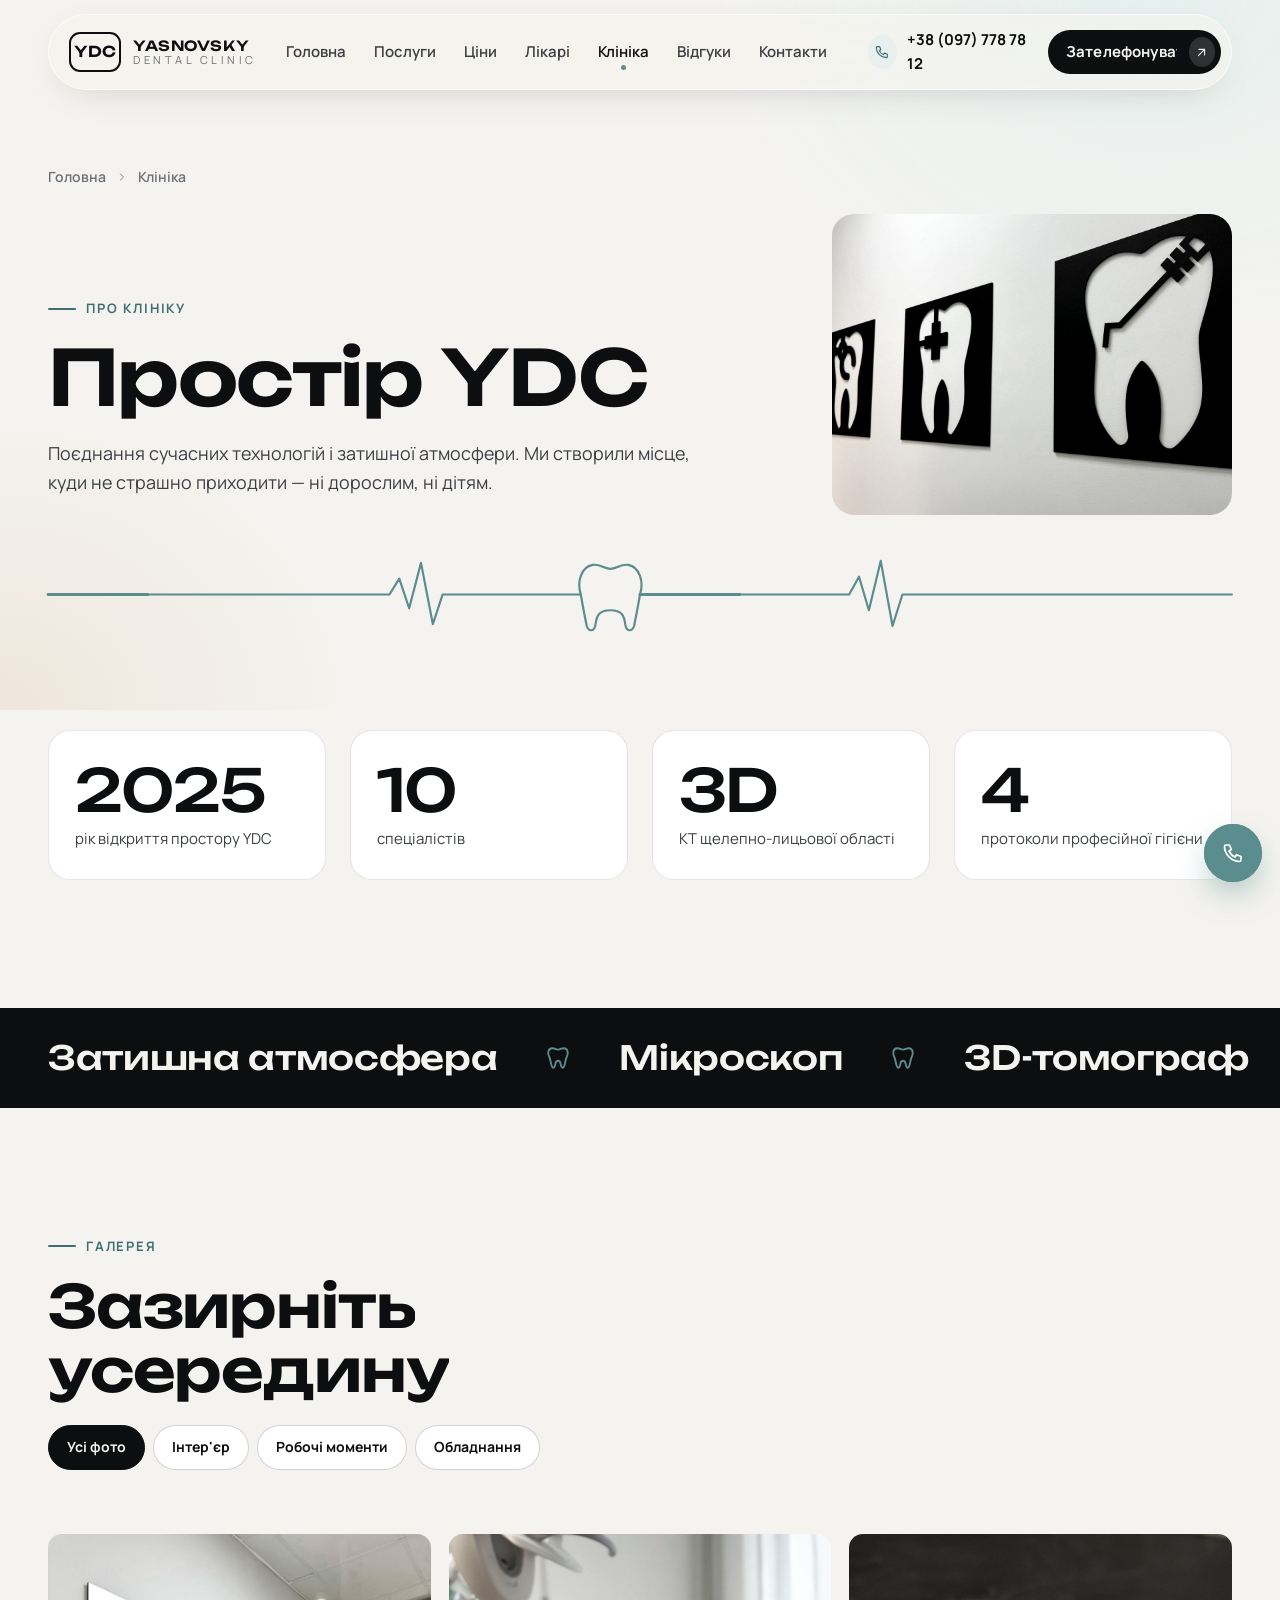
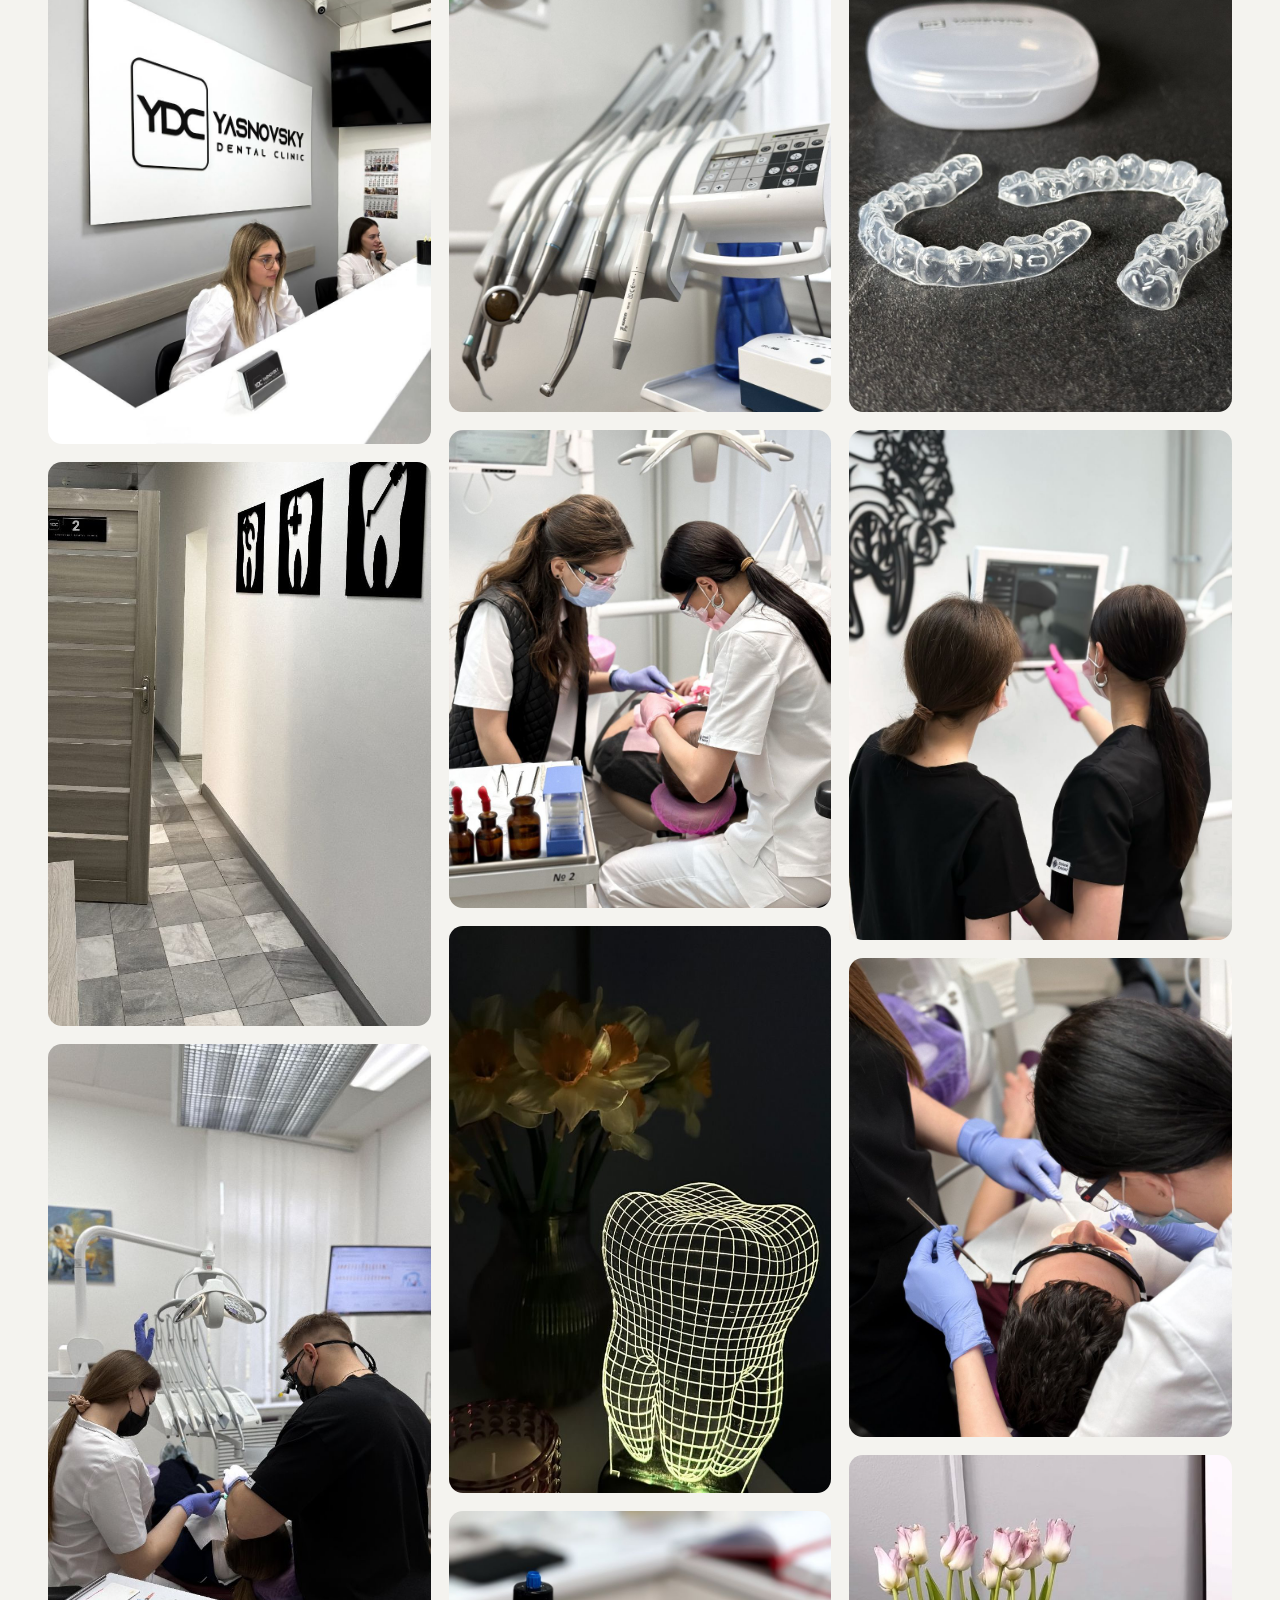
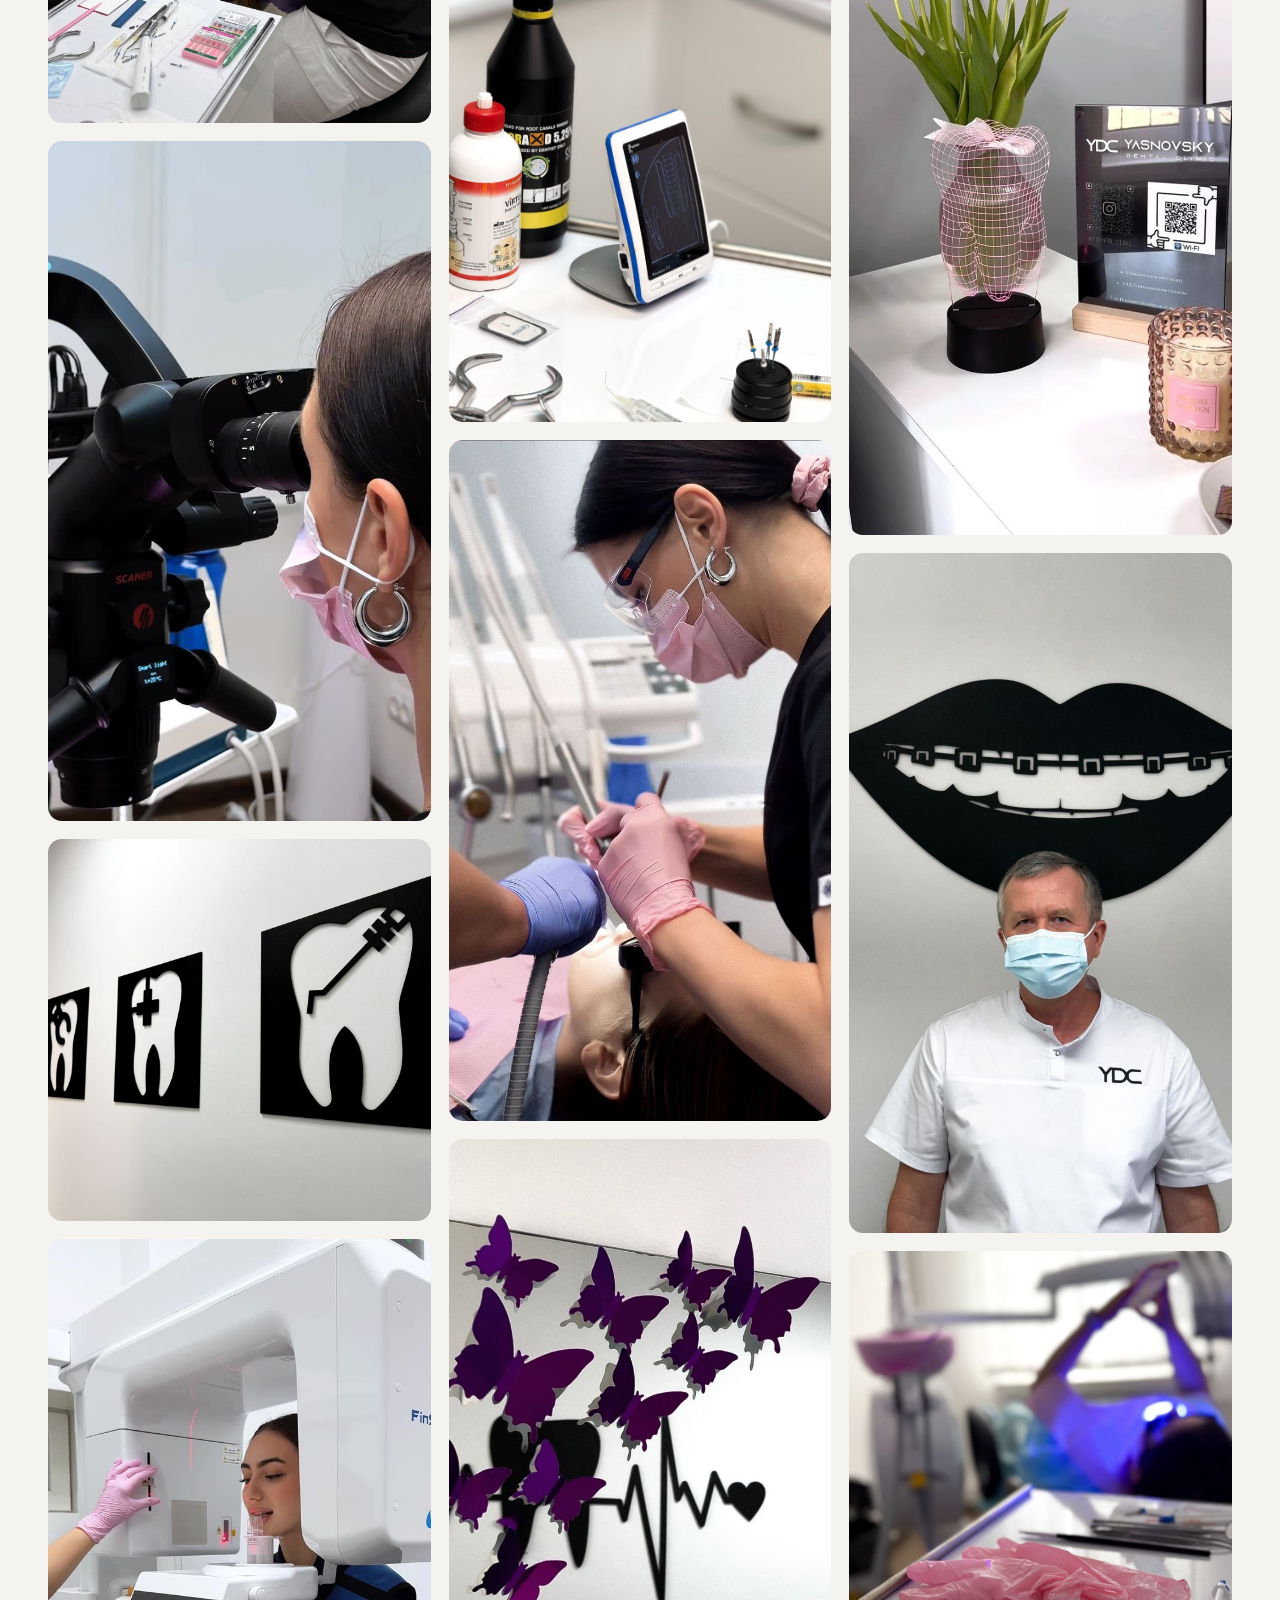
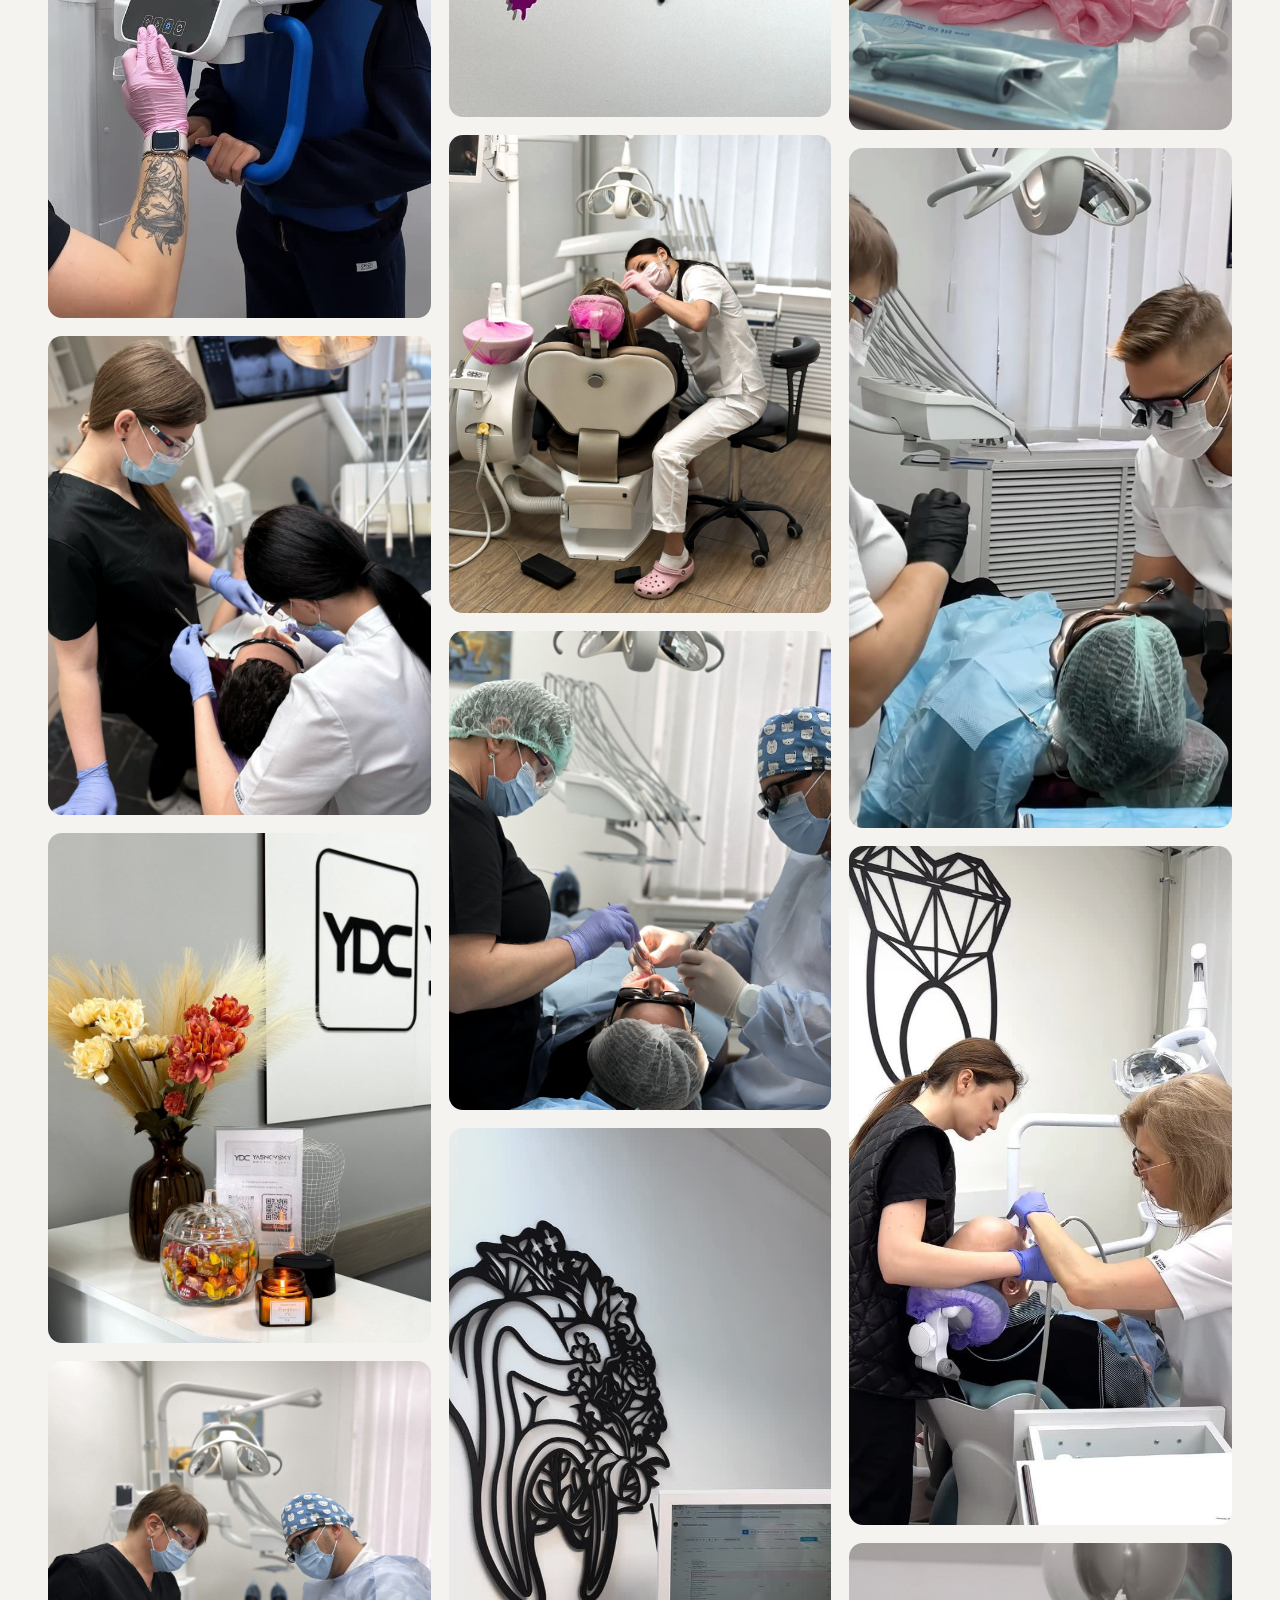
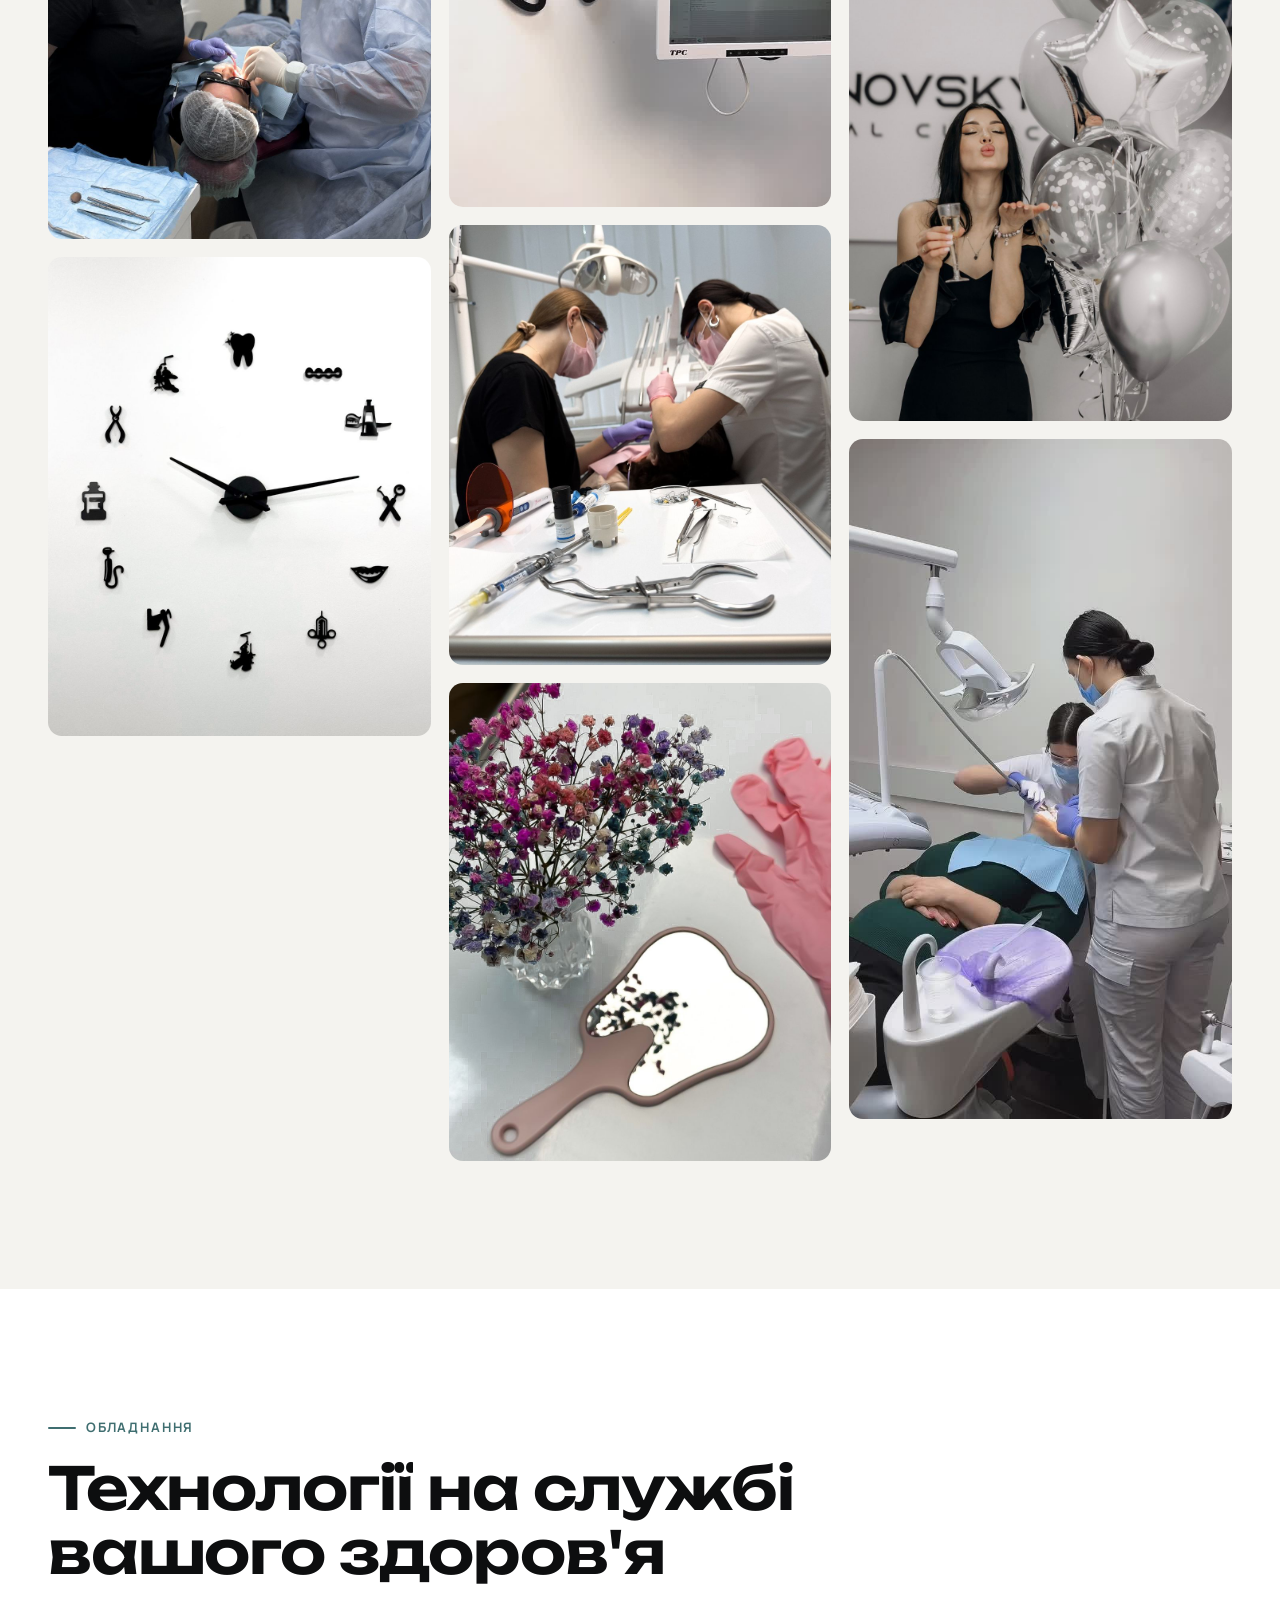
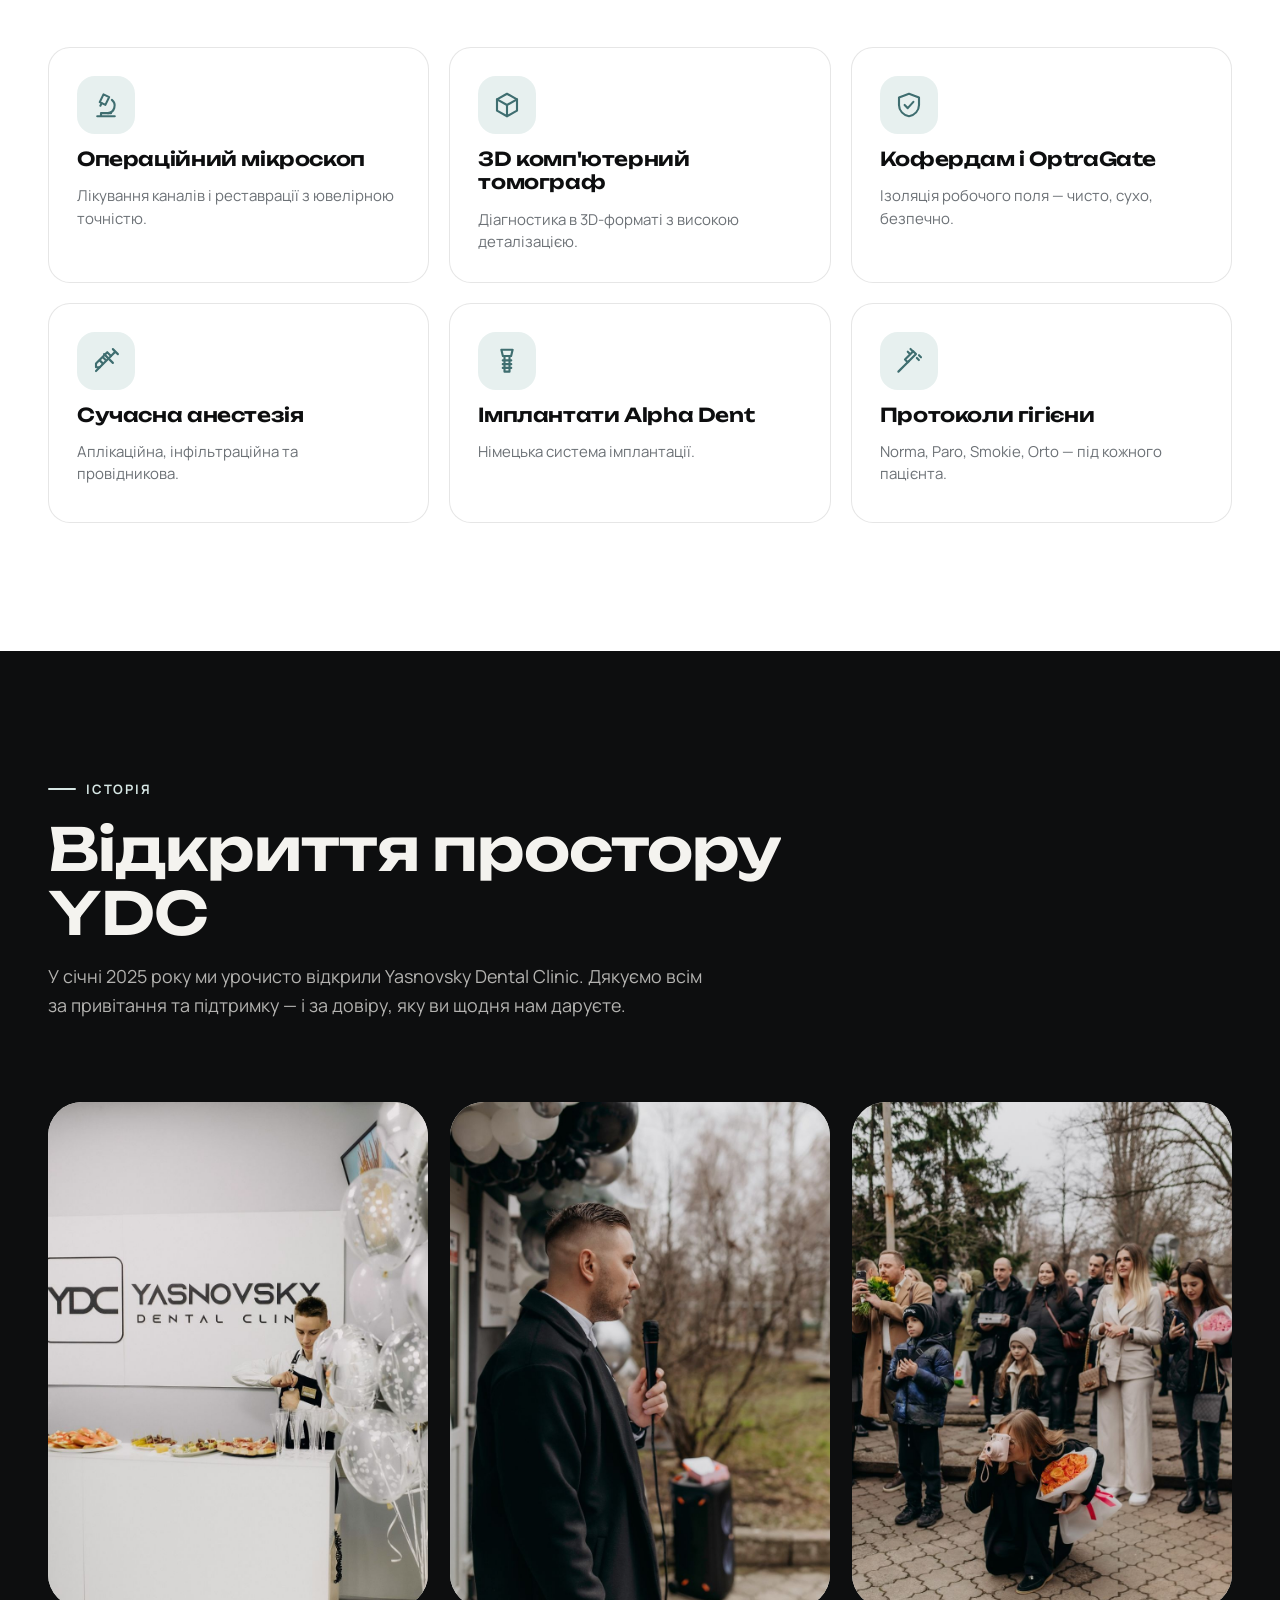
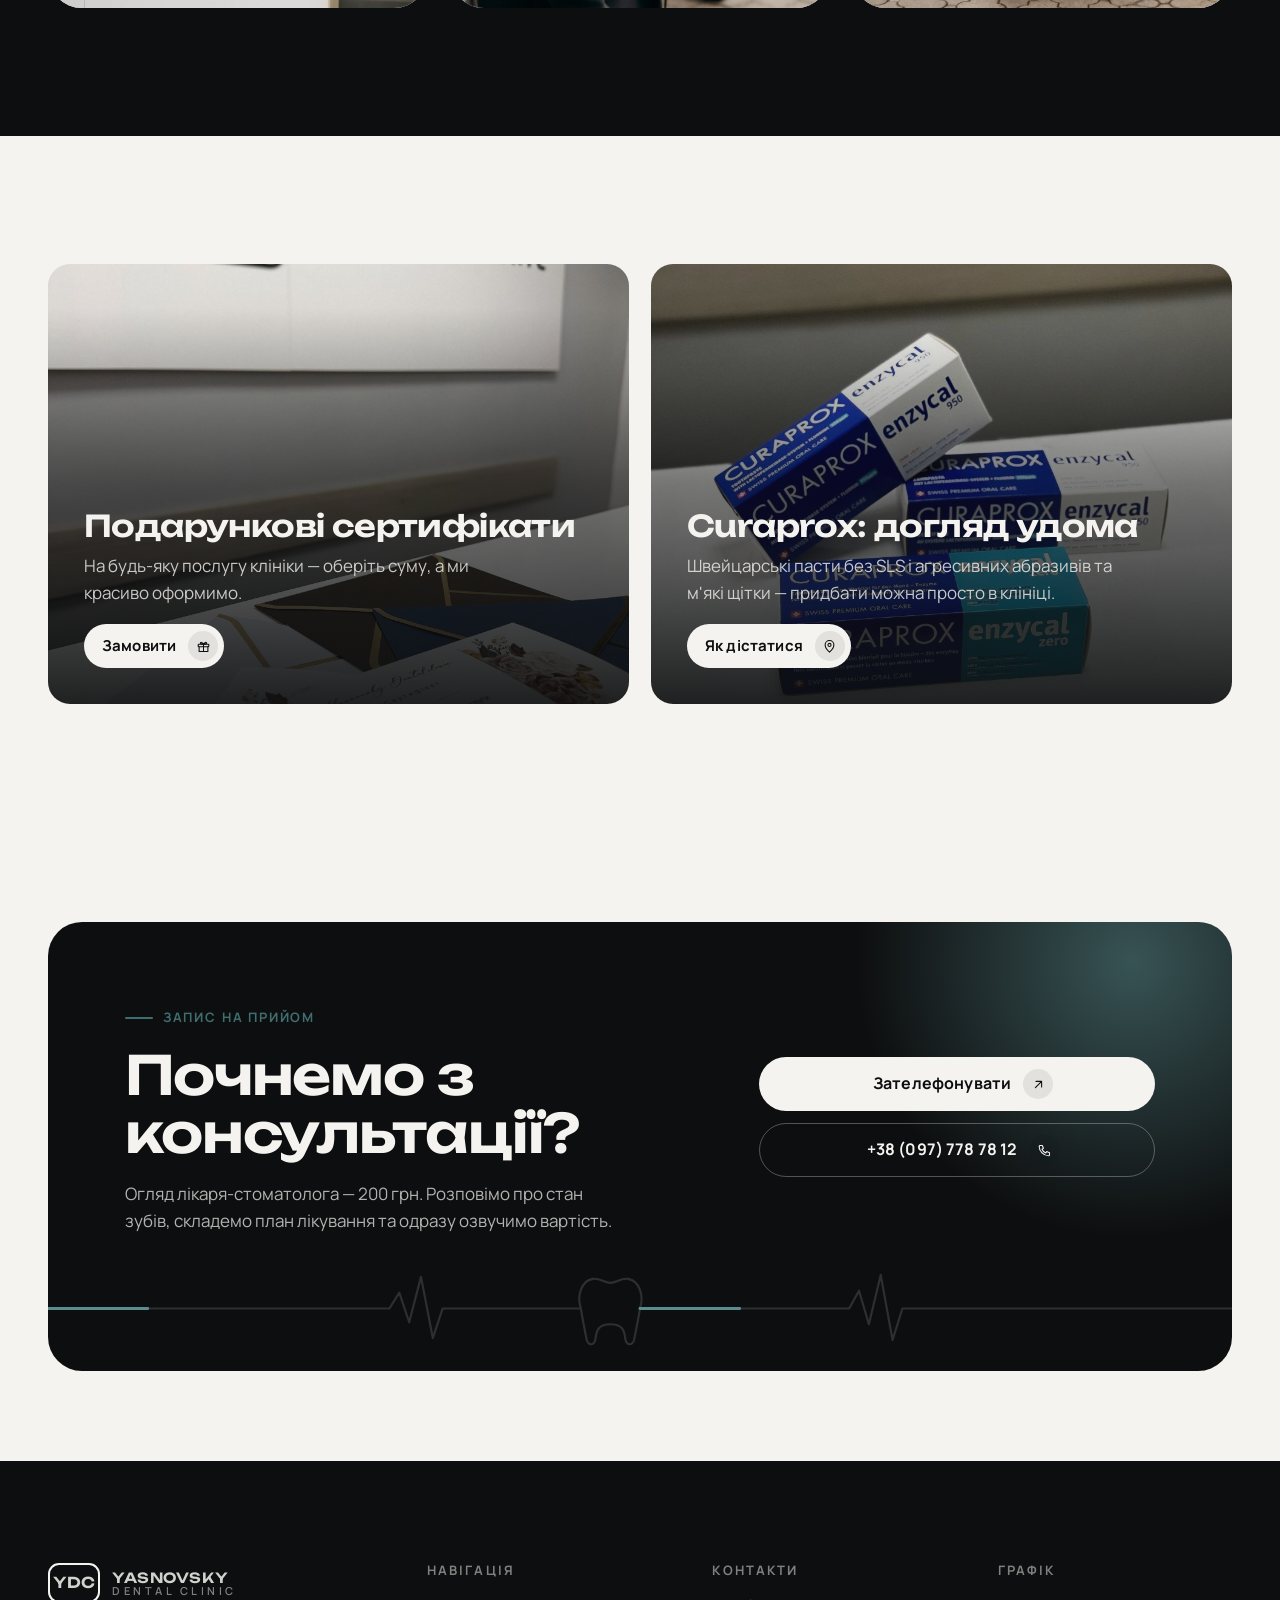
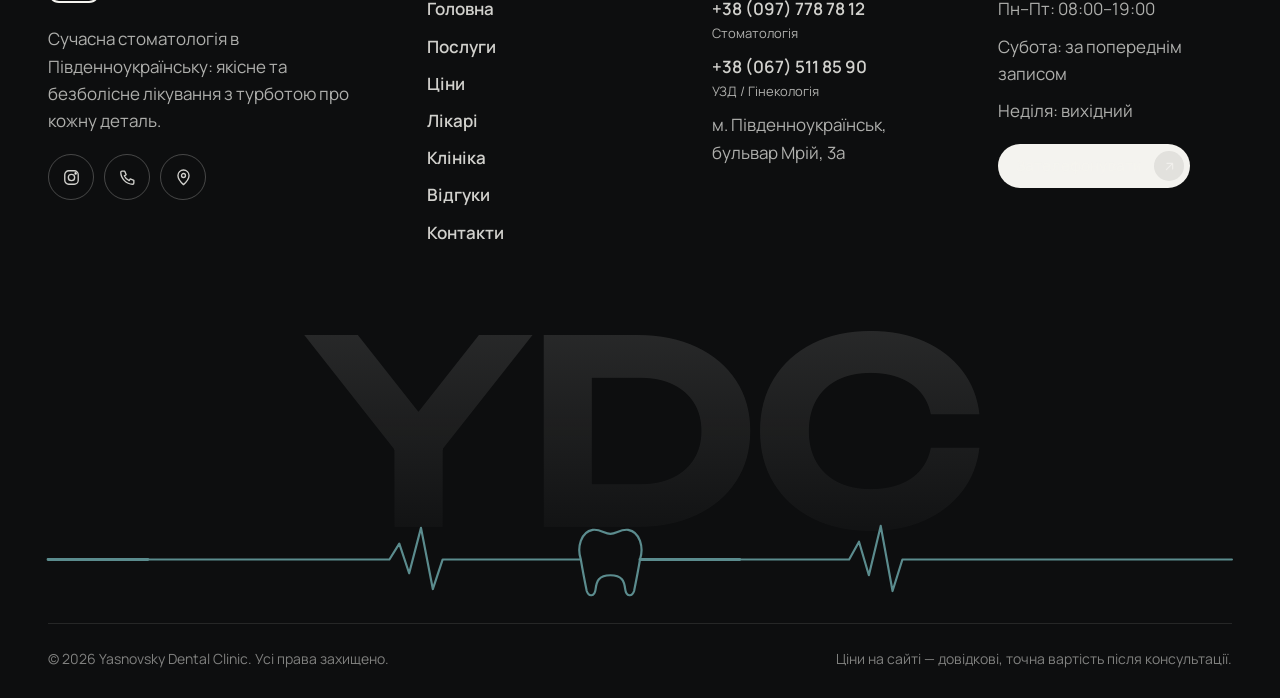
<file: klinika.html>
<!doctype html>
<html lang="uk" class="no-js">
<head>
<script src="site-safety.js"></script>
<meta charset="utf-8">
<meta name="viewport" content="width=device-width, initial-scale=1, viewport-fit=cover">
<title>Про клініку — Yasnovsky Dental Clinic</title>
<meta name="description" content="Простір Yasnovsky Dental Clinic у Південноукраїнську: затишний інтер'єр, мікроскоп, 3D-томограф, робочі моменти та історія відкриття клініки.">
<meta name="robots" content="noindex, nofollow">
<meta name="theme-color" content="#0d0e0f">

<meta property="og:type" content="website">
<meta property="og:locale" content="uk_UA">
<meta property="og:site_name" content="Yasnovsky Dental Clinic">
<meta property="og:title" content="Про клініку — Yasnovsky Dental Clinic">
<meta property="og:description" content="Простір Yasnovsky Dental Clinic у Південноукраїнську: затишний інтер'єр, мікроскоп, 3D-томограф, робочі моменти та історія відкриття клініки.">

<meta property="og:image" content="https://konkos-design.github.io/ydc-dental/img/og-image.jpg">
<meta property="og:image:secure_url" content="https://konkos-design.github.io/ydc-dental/img/og-image.jpg">
<meta property="og:image:type" content="image/jpeg">
<meta property="og:image:width" content="1200">
<meta property="og:image:height" content="630">
<meta property="og:image:alt" content="Yasnovsky Dental Clinic — стоматологія в Південноукраїнську">
<meta name="twitter:card" content="summary_large_image">
<meta name="twitter:title" content="Про клініку — Yasnovsky Dental Clinic">
<meta name="twitter:description" content="Простір Yasnovsky Dental Clinic у Південноукраїнську: затишний інтер'єр, мікроскоп, 3D-томограф, робочі моменти та історія відкриття клініки.">
<meta name="twitter:image" content="https://konkos-design.github.io/ydc-dental/img/og-image.jpg">
<link rel="icon" href="img/favicon.svg" type="image/svg+xml">
<link rel="icon" href="img/favicon-32.png" sizes="32x32" type="image/png">
<link rel="apple-touch-icon" href="img/apple-touch-icon.png">
<link rel="preload" href="fonts/unbounded-cyrillic.woff2" as="font" type="font/woff2" crossorigin>
<link rel="preload" href="fonts/manrope-cyrillic.woff2" as="font" type="font/woff2" crossorigin>
<link rel="stylesheet" href="css/fonts.css?v=3">
<link rel="stylesheet" href="css/style.css?v=3">
<script>document.documentElement.classList.replace("no-js","js");</script>
<script type="application/ld+json">{"@context": "https://schema.org", "@type": "Dentist", "name": "Yasnovsky Dental Clinic", "telephone": "+380977787812", "address": {"@type": "PostalAddress", "streetAddress": "бульвар Мрій, 3а", "addressLocality": "Південноукраїнськ", "addressRegion": "Миколаївська область", "addressCountry": "UA"}, "openingHours": ["Mo-Fr 08:00-19:00"], "sameAs": ["https://www.instagram.com/y.dental_clinic/"], "url": "https://konkos-design.github.io/ydc-dental/"}</script>
<link rel="canonical" href="https://konkos-design.github.io/ydc-dental/klinika.html">
<meta property="og:url" content="https://konkos-design.github.io/ydc-dental/klinika.html">
<link rel="stylesheet" href="site-safety.css">
</head>
<body data-page="klinika.html">
<div class="scroll-progress" aria-hidden="true"></div>
<header class="header"><div class="container"><div class="header__bar">
<a class="logo" href="index.html" aria-label="Yasnovsky Dental Clinic — на головну"><span class="logo__mark">YDC</span><span class="logo__txt"><b>Yasnovsky</b><small>Dental clinic</small></span></a>
<nav class="nav" aria-label="Головне меню"><a href="index.html">Головна</a><a href="poslugy.html">Послуги</a><a href="tsiny.html">Ціни</a><a href="likari.html">Лікарі</a><a href="klinika.html" class="is-active" aria-current="page">Клініка</a><a href="vidhuky.html">Відгуки</a><a href="kontakty.html">Контакти</a></nav>
<div class="header__actions">
<a class="header__phone" href="tel:+380977787812"><i><svg viewBox="0 0 24 24" fill="none" stroke="currentColor" stroke-width="1.7" stroke-linecap="round" stroke-linejoin="round" aria-hidden="true"><path d="M5 4h3.5l1.8 4.5-2.3 1.4a11 11 0 0 0 6.1 6.1l1.4-2.3L20 15.5V19a1.5 1.5 0 0 1-1.5 1.5C10.6 20.5 3.5 13.4 3.5 5.5A1.5 1.5 0 0 1 5 4z"/></svg></i><span>+38 (097) 778 78 12</span></a>
<a class="btn btn--sm" data-magnetic href="tel:+380977787812"><span class="btn__txt"><span>Зателефонувати</span><span aria-hidden="true">Зателефонувати</span></span><span class="btn__ico"><svg viewBox="0 0 24 24" fill="none" stroke="currentColor" stroke-width="1.7" stroke-linecap="round" stroke-linejoin="round" aria-hidden="true"><path d="M7 17L17 7M8 7h9v9"/></svg></span></a>
<button class="burger" aria-label="Меню" aria-expanded="false"><span></span><span></span><span></span></button>
</div></div></div></header>
<div class="mmenu" aria-label="Мобільне меню"><nav class="mmenu__nav"><a href="index.html"><small>01</small>Головна</a><a href="poslugy.html"><small>02</small>Послуги</a><a href="tsiny.html"><small>03</small>Ціни</a><a href="likari.html"><small>04</small>Лікарі</a><a href="klinika.html" class="is-active"><small>05</small>Клініка</a><a href="vidhuky.html"><small>06</small>Відгуки</a><a href="kontakty.html"><small>07</small>Контакти</a></nav>
<div class="mmenu__foot"><a class="tel" href="tel:+380977787812">+38 (097) 778 78 12</a><p>м. Південноукраїнськ, бульвар Мрій, 3а</p><p>Пн–Пт 08:00–19:00 · Сб за записом</p><a class="btn btn--light" data-magnetic href="tel:+380977787812"><span class="btn__txt"><span>Зателефонувати</span><span aria-hidden="true">Зателефонувати</span></span><span class="btn__ico"><svg viewBox="0 0 24 24" fill="none" stroke="currentColor" stroke-width="1.7" stroke-linecap="round" stroke-linejoin="round" aria-hidden="true"><path d="M7 17L17 7M8 7h9v9"/></svg></span></a></div></div>
<main><section class="page-hero"><div class="container">
<nav class="crumbs" aria-label="Навігаційний ланцюжок" data-reveal="fade"><a href="index.html">Головна</a><svg viewBox="0 0 24 24" fill="none" stroke="currentColor" stroke-width="1.7" stroke-linecap="round" stroke-linejoin="round" aria-hidden="true"><path d="M9 6l6 6-6 6"/></svg><span>Клініка</span></nav>
<div class="page-hero__grid"><div><span class="eyebrow" data-reveal>Про клініку</span><h1 data-split style="margin-top:20px">Простір YDC</h1><p class="lead" data-reveal style="--d:.2s">Поєднання сучасних технологій і затишної атмосфери. Ми створили місце, куди не страшно приходити — ні дорослим, ні дітям.</p></div><div data-reveal style="--d:.3s"><img src="img/wall-icons.jpg" alt="Інтер'єр YDC" style="border-radius:var(--radius);aspect-ratio:4/3;object-fit:cover;width:100%" loading="lazy"></div></div>
<svg class="ecg page-hero__ecg" data-draw viewBox="0 0 1200 80" preserveAspectRatio="xMidYMid meet" aria-hidden="true"><path class="ecg__line" pathLength="1" d="M0 40 H330 L346 40 L356 24 L366 54 L378 8 L390 70 L400 40 H540 C542 52 544 62 546 72 C548 78 554 78 555 70 C556 62 558 56 570 56 C582 56 584 62 585 70 C586 78 592 78 594 72 C596 62 598 52 600 40 C604 28 600 12 588 10 C580 9 576 14 570 14 C564 14 560 9 552 10 C540 12 536 28 540 40 M600 40 H800 L812 40 L822 22 L832 56 L844 6 L856 72 L866 40 H1200"/><path class="ecg__pulse" pathLength="1" d="M0 40 H330 L346 40 L356 24 L366 54 L378 8 L390 70 L400 40 H540 C542 52 544 62 546 72 C548 78 554 78 555 70 C556 62 558 56 570 56 C582 56 584 62 585 70 C586 78 592 78 594 72 C596 62 598 52 600 40 C604 28 600 12 588 10 C580 9 576 14 570 14 C564 14 560 9 552 10 C540 12 536 28 540 40 M600 40 H800 L812 40 L822 22 L832 56 L844 6 L856 72 L866 40 H1200"/></svg>
</div></section><section class="section" style="padding-top:20px"><div class="container">
<div class="stats"><div class="stat" data-reveal><b>2025</b><span>рік відкриття простору YDC</span></div><div class="stat" data-reveal style="--d:.08s"><b><span data-count="10">10</span></b><span>спеціалістів</span></div><div class="stat" data-reveal style="--d:.16s"><b>3D</b><span>КТ щелепно-лицьової області</span></div><div class="stat" data-reveal style="--d:.24s"><b><span data-count="4">4</span></b><span>протоколи професійної гігієни</span></div></div>
</div></section><div class="marquee marquee--dark" aria-hidden="true"><div class="marquee__track"><span class="marquee__item">Затишна атмосфера<svg viewBox="0 0 24 24" fill="none" stroke="currentColor" stroke-width="1.7" stroke-linecap="round" stroke-linejoin="round" aria-hidden="true"><path d="M7 3C4.5 3 3 5 3 7.5c0 2 1 3.4 1.6 5.3.5 1.6.7 3.4 1.2 5.2.4 1.4.9 3 2 3 1.4 0 1.5-2.6 1.9-4.2.3-1.3.8-2.3 2.3-2.3s2 1 2.3 2.3c.4 1.6.5 4.2 1.9 4.2 1.1 0 1.6-1.6 2-3 .5-1.8.7-3.6 1.2-5.2.6-1.9 1.6-3.3 1.6-5.3C21 5 19.5 3 17 3c-2 0-3 1.2-5 1.2S9 3 7 3z"/></svg></span><span class="marquee__item">Мікроскоп<svg viewBox="0 0 24 24" fill="none" stroke="currentColor" stroke-width="1.7" stroke-linecap="round" stroke-linejoin="round" aria-hidden="true"><path d="M7 3C4.5 3 3 5 3 7.5c0 2 1 3.4 1.6 5.3.5 1.6.7 3.4 1.2 5.2.4 1.4.9 3 2 3 1.4 0 1.5-2.6 1.9-4.2.3-1.3.8-2.3 2.3-2.3s2 1 2.3 2.3c.4 1.6.5 4.2 1.9 4.2 1.1 0 1.6-1.6 2-3 .5-1.8.7-3.6 1.2-5.2.6-1.9 1.6-3.3 1.6-5.3C21 5 19.5 3 17 3c-2 0-3 1.2-5 1.2S9 3 7 3z"/></svg></span><span class="marquee__item">3D-томограф<svg viewBox="0 0 24 24" fill="none" stroke="currentColor" stroke-width="1.7" stroke-linecap="round" stroke-linejoin="round" aria-hidden="true"><path d="M7 3C4.5 3 3 5 3 7.5c0 2 1 3.4 1.6 5.3.5 1.6.7 3.4 1.2 5.2.4 1.4.9 3 2 3 1.4 0 1.5-2.6 1.9-4.2.3-1.3.8-2.3 2.3-2.3s2 1 2.3 2.3c.4 1.6.5 4.2 1.9 4.2 1.1 0 1.6-1.6 2-3 .5-1.8.7-3.6 1.2-5.2.6-1.9 1.6-3.3 1.6-5.3C21 5 19.5 3 17 3c-2 0-3 1.2-5 1.2S9 3 7 3z"/></svg></span><span class="marquee__item">Стерильність<svg viewBox="0 0 24 24" fill="none" stroke="currentColor" stroke-width="1.7" stroke-linecap="round" stroke-linejoin="round" aria-hidden="true"><path d="M7 3C4.5 3 3 5 3 7.5c0 2 1 3.4 1.6 5.3.5 1.6.7 3.4 1.2 5.2.4 1.4.9 3 2 3 1.4 0 1.5-2.6 1.9-4.2.3-1.3.8-2.3 2.3-2.3s2 1 2.3 2.3c.4 1.6.5 4.2 1.9 4.2 1.1 0 1.6-1.6 2-3 .5-1.8.7-3.6 1.2-5.2.6-1.9 1.6-3.3 1.6-5.3C21 5 19.5 3 17 3c-2 0-3 1.2-5 1.2S9 3 7 3z"/></svg></span><span class="marquee__item">Комфорт<svg viewBox="0 0 24 24" fill="none" stroke="currentColor" stroke-width="1.7" stroke-linecap="round" stroke-linejoin="round" aria-hidden="true"><path d="M7 3C4.5 3 3 5 3 7.5c0 2 1 3.4 1.6 5.3.5 1.6.7 3.4 1.2 5.2.4 1.4.9 3 2 3 1.4 0 1.5-2.6 1.9-4.2.3-1.3.8-2.3 2.3-2.3s2 1 2.3 2.3c.4 1.6.5 4.2 1.9 4.2 1.1 0 1.6-1.6 2-3 .5-1.8.7-3.6 1.2-5.2.6-1.9 1.6-3.3 1.6-5.3C21 5 19.5 3 17 3c-2 0-3 1.2-5 1.2S9 3 7 3z"/></svg></span><span class="marquee__item">Турбота<svg viewBox="0 0 24 24" fill="none" stroke="currentColor" stroke-width="1.7" stroke-linecap="round" stroke-linejoin="round" aria-hidden="true"><path d="M7 3C4.5 3 3 5 3 7.5c0 2 1 3.4 1.6 5.3.5 1.6.7 3.4 1.2 5.2.4 1.4.9 3 2 3 1.4 0 1.5-2.6 1.9-4.2.3-1.3.8-2.3 2.3-2.3s2 1 2.3 2.3c.4 1.6.5 4.2 1.9 4.2 1.1 0 1.6-1.6 2-3 .5-1.8.7-3.6 1.2-5.2.6-1.9 1.6-3.3 1.6-5.3C21 5 19.5 3 17 3c-2 0-3 1.2-5 1.2S9 3 7 3z"/></svg></span><span class="marquee__item">Затишна атмосфера<svg viewBox="0 0 24 24" fill="none" stroke="currentColor" stroke-width="1.7" stroke-linecap="round" stroke-linejoin="round" aria-hidden="true"><path d="M7 3C4.5 3 3 5 3 7.5c0 2 1 3.4 1.6 5.3.5 1.6.7 3.4 1.2 5.2.4 1.4.9 3 2 3 1.4 0 1.5-2.6 1.9-4.2.3-1.3.8-2.3 2.3-2.3s2 1 2.3 2.3c.4 1.6.5 4.2 1.9 4.2 1.1 0 1.6-1.6 2-3 .5-1.8.7-3.6 1.2-5.2.6-1.9 1.6-3.3 1.6-5.3C21 5 19.5 3 17 3c-2 0-3 1.2-5 1.2S9 3 7 3z"/></svg></span><span class="marquee__item">Мікроскоп<svg viewBox="0 0 24 24" fill="none" stroke="currentColor" stroke-width="1.7" stroke-linecap="round" stroke-linejoin="round" aria-hidden="true"><path d="M7 3C4.5 3 3 5 3 7.5c0 2 1 3.4 1.6 5.3.5 1.6.7 3.4 1.2 5.2.4 1.4.9 3 2 3 1.4 0 1.5-2.6 1.9-4.2.3-1.3.8-2.3 2.3-2.3s2 1 2.3 2.3c.4 1.6.5 4.2 1.9 4.2 1.1 0 1.6-1.6 2-3 .5-1.8.7-3.6 1.2-5.2.6-1.9 1.6-3.3 1.6-5.3C21 5 19.5 3 17 3c-2 0-3 1.2-5 1.2S9 3 7 3z"/></svg></span><span class="marquee__item">3D-томограф<svg viewBox="0 0 24 24" fill="none" stroke="currentColor" stroke-width="1.7" stroke-linecap="round" stroke-linejoin="round" aria-hidden="true"><path d="M7 3C4.5 3 3 5 3 7.5c0 2 1 3.4 1.6 5.3.5 1.6.7 3.4 1.2 5.2.4 1.4.9 3 2 3 1.4 0 1.5-2.6 1.9-4.2.3-1.3.8-2.3 2.3-2.3s2 1 2.3 2.3c.4 1.6.5 4.2 1.9 4.2 1.1 0 1.6-1.6 2-3 .5-1.8.7-3.6 1.2-5.2.6-1.9 1.6-3.3 1.6-5.3C21 5 19.5 3 17 3c-2 0-3 1.2-5 1.2S9 3 7 3z"/></svg></span><span class="marquee__item">Стерильність<svg viewBox="0 0 24 24" fill="none" stroke="currentColor" stroke-width="1.7" stroke-linecap="round" stroke-linejoin="round" aria-hidden="true"><path d="M7 3C4.5 3 3 5 3 7.5c0 2 1 3.4 1.6 5.3.5 1.6.7 3.4 1.2 5.2.4 1.4.9 3 2 3 1.4 0 1.5-2.6 1.9-4.2.3-1.3.8-2.3 2.3-2.3s2 1 2.3 2.3c.4 1.6.5 4.2 1.9 4.2 1.1 0 1.6-1.6 2-3 .5-1.8.7-3.6 1.2-5.2.6-1.9 1.6-3.3 1.6-5.3C21 5 19.5 3 17 3c-2 0-3 1.2-5 1.2S9 3 7 3z"/></svg></span><span class="marquee__item">Комфорт<svg viewBox="0 0 24 24" fill="none" stroke="currentColor" stroke-width="1.7" stroke-linecap="round" stroke-linejoin="round" aria-hidden="true"><path d="M7 3C4.5 3 3 5 3 7.5c0 2 1 3.4 1.6 5.3.5 1.6.7 3.4 1.2 5.2.4 1.4.9 3 2 3 1.4 0 1.5-2.6 1.9-4.2.3-1.3.8-2.3 2.3-2.3s2 1 2.3 2.3c.4 1.6.5 4.2 1.9 4.2 1.1 0 1.6-1.6 2-3 .5-1.8.7-3.6 1.2-5.2.6-1.9 1.6-3.3 1.6-5.3C21 5 19.5 3 17 3c-2 0-3 1.2-5 1.2S9 3 7 3z"/></svg></span><span class="marquee__item">Турбота<svg viewBox="0 0 24 24" fill="none" stroke="currentColor" stroke-width="1.7" stroke-linecap="round" stroke-linejoin="round" aria-hidden="true"><path d="M7 3C4.5 3 3 5 3 7.5c0 2 1 3.4 1.6 5.3.5 1.6.7 3.4 1.2 5.2.4 1.4.9 3 2 3 1.4 0 1.5-2.6 1.9-4.2.3-1.3.8-2.3 2.3-2.3s2 1 2.3 2.3c.4 1.6.5 4.2 1.9 4.2 1.1 0 1.6-1.6 2-3 .5-1.8.7-3.6 1.2-5.2.6-1.9 1.6-3.3 1.6-5.3C21 5 19.5 3 17 3c-2 0-3 1.2-5 1.2S9 3 7 3z"/></svg></span></div></div><section class="section"><div class="container">
<div class="sec-head sec-head--row"><div><span class="eyebrow" data-reveal>Галерея</span><h2 class="h-1" data-split>Зазирніть усередину</h2></div><div class="chips" data-filter-group="#gallery"><button class="chip is-active" type="button" data-filter="all">Усі фото</button><button class="chip" type="button" data-filter="interior">Інтер'єр</button><button class="chip" type="button" data-filter="work">Робочі моменти</button><button class="chip" type="button" data-filter="tech">Обладнання</button></div></div>
<div class="gallery" id="gallery"><a class="g-item" href="img/reception.jpg" data-cap="Ресепшн YDC" data-tags="interior" data-reveal style="--d:0.00s"><img src="img/reception.jpg" alt="Ресепшн YDC" loading="lazy"><span>Ресепшн YDC</span></a><a class="g-item" href="img/corridor.jpg" data-cap="Коридор клініки" data-tags="interior" data-reveal style="--d:0.06s"><img src="img/corridor.jpg" alt="Коридор клініки" loading="lazy"><span>Коридор клініки</span></a><a class="g-item" href="img/treatment-room.jpg" data-cap="Лікувальний кабінет" data-tags="work" data-reveal style="--d:0.12s"><img src="img/treatment-room.jpg" alt="Лікувальний кабінет" loading="lazy"><span>Лікувальний кабінет</span></a><a class="g-item" href="img/microscope.jpg" data-cap="Робота під мікроскопом" data-tags="tech" data-reveal style="--d:0.00s"><img src="img/microscope.jpg" alt="Робота під мікроскопом" loading="lazy"><span>Робота під мікроскопом</span></a><a class="g-item" href="img/wall-icons.jpg" data-cap="Деталі інтер'єру" data-tags="interior" data-reveal style="--d:0.06s"><img src="img/wall-icons.jpg" alt="Деталі інтер'єру" loading="lazy"><span>Деталі інтер'єру</span></a><a class="g-item" href="img/ct-scan.jpg" data-cap="3D-томограф" data-tags="tech" data-reveal style="--d:0.12s"><img src="img/ct-scan.jpg" alt="3D-томограф" loading="lazy"><span>3D-томограф</span></a><a class="g-item" href="img/process-2.jpg" data-cap="Робочі моменти" data-tags="work" data-reveal style="--d:0.00s"><img src="img/process-2.jpg" alt="Робочі моменти" loading="lazy"><span>Робочі моменти</span></a><a class="g-item" href="img/interior-autumn.jpg" data-cap="Затишок на ресепшн" data-tags="interior" data-reveal style="--d:0.06s"><img src="img/interior-autumn.jpg" alt="Затишок на ресепшн" loading="lazy"><span>Затишок на ресепшн</span></a><a class="g-item" href="img/surgery-1.jpg" data-cap="Імплантація" data-tags="work" data-reveal style="--d:0.12s"><img src="img/surgery-1.jpg" alt="Імплантація" loading="lazy"><span>Імплантація</span></a><a class="g-item" href="img/clock.jpg" data-cap="Годинник у холі" data-tags="interior" data-reveal style="--d:0.00s"><img src="img/clock.jpg" alt="Годинник у холі" loading="lazy"><span>Годинник у холі</span></a><a class="g-item" href="img/equipment.jpg" data-cap="Обладнання" data-tags="tech" data-reveal style="--d:0.06s"><img src="img/equipment.jpg" alt="Обладнання" loading="lazy"><span>Обладнання</span></a><a class="g-item" href="img/process-4.jpg" data-cap="Лікування" data-tags="work" data-reveal style="--d:0.12s"><img src="img/process-4.jpg" alt="Лікування" loading="lazy"><span>Лікування</span></a><a class="g-item" href="img/tooth-lamp.jpg" data-cap="Світильник-зуб" data-tags="interior" data-reveal style="--d:0.00s"><img src="img/tooth-lamp.jpg" alt="Світильник-зуб" loading="lazy"><span>Світильник-зуб</span></a><a class="g-item" href="img/endo-motor.jpg" data-cap="Ендомотор" data-tags="tech" data-reveal style="--d:0.06s"><img src="img/endo-motor.jpg" alt="Ендомотор" loading="lazy"><span>Ендомотор</span></a><a class="g-item" href="img/hygiene.jpg" data-cap="Професійна гігієна" data-tags="work" data-reveal style="--d:0.12s"><img src="img/hygiene.jpg" alt="Професійна гігієна" loading="lazy"><span>Професійна гігієна</span></a><a class="g-item" href="img/butterflies.jpg" data-cap="Фотозона" data-tags="interior" data-reveal style="--d:0.00s"><img src="img/butterflies.jpg" alt="Фотозона" loading="lazy"><span>Фотозона</span></a><a class="g-item" href="img/process-5.jpg" data-cap="Дитячий прийом" data-tags="work" data-reveal style="--d:0.06s"><img src="img/process-5.jpg" alt="Дитячий прийом" loading="lazy"><span>Дитячий прийом</span></a><a class="g-item" href="img/surgery-2.jpg" data-cap="Хірургія" data-tags="work" data-reveal style="--d:0.12s"><img src="img/surgery-2.jpg" alt="Хірургія" loading="lazy"><span>Хірургія</span></a><a class="g-item" href="img/wall-tooth.jpg" data-cap="Декор" data-tags="interior" data-reveal style="--d:0.00s"><img src="img/wall-tooth.jpg" alt="Декор" loading="lazy"><span>Декор</span></a><a class="g-item" href="img/process-1.jpg" data-cap="Командна робота" data-tags="work" data-reveal style="--d:0.06s"><img src="img/process-1.jpg" alt="Командна робота" loading="lazy"><span>Командна робота</span></a><a class="g-item" href="img/mirror-flowers.jpg" data-cap="Деталі" data-tags="interior" data-reveal style="--d:0.12s"><img src="img/mirror-flowers.jpg" alt="Деталі" loading="lazy"><span>Деталі</span></a><a class="g-item" href="img/aligner-2.jpg" data-cap="Елайнери" data-tags="tech" data-reveal style="--d:0.00s"><img src="img/aligner-2.jpg" alt="Елайнери" loading="lazy"><span>Елайнери</span></a><a class="g-item" href="img/consult-screen.jpg" data-cap="Консультація" data-tags="work" data-reveal style="--d:0.06s"><img src="img/consult-screen.jpg" alt="Консультація" loading="lazy"><span>Консультація</span></a><a class="g-item" href="img/process-3.jpg" data-cap="Лікування зубів" data-tags="work" data-reveal style="--d:0.12s"><img src="img/process-3.jpg" alt="Лікування зубів" loading="lazy"><span>Лікування зубів</span></a><a class="g-item" href="img/interior-tulips.jpg" data-cap="Весна в YDC" data-tags="interior" data-reveal style="--d:0.00s"><img src="img/interior-tulips.jpg" alt="Весна в YDC" loading="lazy"><span>Весна в YDC</span></a><a class="g-item" href="img/ortho.jpg" data-cap="Ортодонт клініки" data-tags="work" data-reveal style="--d:0.06s"><img src="img/ortho.jpg" alt="Ортодонт клініки" loading="lazy"><span>Ортодонт клініки</span></a><a class="g-item" href="img/whitening-lamp.jpg" data-cap="Відбілювання" data-tags="tech" data-reveal style="--d:0.12s"><img src="img/whitening-lamp.jpg" alt="Відбілювання" loading="lazy"><span>Відбілювання</span></a><a class="g-item" href="img/process-6.jpg" data-cap="Робочий процес" data-tags="work" data-reveal style="--d:0.00s"><img src="img/process-6.jpg" alt="Робочий процес" loading="lazy"><span>Робочий процес</span></a><a class="g-item" href="img/process-8.jpg" data-cap="Командна робота" data-tags="work" data-reveal style="--d:0.06s"><img src="img/process-8.jpg" alt="Командна робота" loading="lazy"><span>Командна робота</span></a><a class="g-item" href="img/opening-4.jpg" data-cap="Відкриття клініки" data-tags="interior" data-reveal style="--d:0.12s"><img src="img/opening-4.jpg" alt="Відкриття клініки" loading="lazy"><span>Відкриття клініки</span></a><a class="g-item" href="img/process-9.jpg" data-cap="Прийом пацієнта" data-tags="work" data-reveal style="--d:0.00s"><img src="img/process-9.jpg" alt="Прийом пацієнта" loading="lazy"><span>Прийом пацієнта</span></a></div></div></section><section class="section section--white"><div class="container"><div class="sec-head"><span class="eyebrow" data-reveal>Обладнання</span><h2 class="h-1" data-split>Технології на службі вашого здоров'я</h2></div>
<div class="bento" style="grid-template-columns:repeat(auto-fit,minmax(min(100%,300px),1fr))"><div class="svc-card" data-reveal style="--d:0.00s;min-height:220px"><span class="svc-card__ico"><svg viewBox="0 0 24 24" fill="none" stroke="currentColor" stroke-width="1.7" stroke-linecap="round" stroke-linejoin="round" aria-hidden="true"><path d="M5 21h14M8 21v-2.5h8M10 3.5l4.5 2.2-3 6.2L7 9.7z"/><path d="M8.5 10.5L7.5 12.6M13.5 18.5a6 6 0 0 0 3.2-10.6"/></svg></span><h3>Операційний мікроскоп</h3><p>Лікування каналів і реставрації з ювелірною точністю.</p></div><div class="svc-card" data-reveal style="--d:0.08s;min-height:220px"><span class="svc-card__ico"><svg viewBox="0 0 24 24" fill="none" stroke="currentColor" stroke-width="1.7" stroke-linecap="round" stroke-linejoin="round" aria-hidden="true"><path d="M12 3l8 4.5v9L12 21l-8-4.5v-9z"/><path d="M12 12l8-4.5M12 12v9M12 12L4 7.5"/></svg></span><h3>3D комп'ютерний томограф</h3><p>Діагностика в 3D-форматі з високою деталізацією.</p></div><div class="svc-card" data-reveal style="--d:0.16s;min-height:220px"><span class="svc-card__ico"><svg viewBox="0 0 24 24" fill="none" stroke="currentColor" stroke-width="1.7" stroke-linecap="round" stroke-linejoin="round" aria-hidden="true"><path d="M12 3l8 3v6c0 4.5-3.4 8.2-8 9-4.6-.8-8-4.5-8-9V6z"/><path d="M8.5 12l2.5 2.5 4.5-5"/></svg></span><h3>Кофердам і OptraGate</h3><p>Ізоляція робочого поля — чисто, сухо, безпечно.</p></div><div class="svc-card" data-reveal style="--d:0.00s;min-height:220px"><span class="svc-card__ico"><svg viewBox="0 0 24 24" fill="none" stroke="currentColor" stroke-width="1.7" stroke-linecap="round" stroke-linejoin="round" aria-hidden="true"><path d="M17.5 2.5l4 4M19.5 4.5l-3.5 3.5"/><path d="M16 8l-9 9H4v-3l9-9z"/><path d="M10.5 6.5l7 7M7 11.5l2 2M9.5 9l2 2M4 20l3-3"/></svg></span><h3>Сучасна анестезія</h3><p>Аплікаційна, інфільтраційна та провідникова.</p></div><div class="svc-card" data-reveal style="--d:0.08s;min-height:220px"><span class="svc-card__ico"><svg viewBox="0 0 24 24" fill="none" stroke="currentColor" stroke-width="1.7" stroke-linecap="round" stroke-linejoin="round" aria-hidden="true"><path d="M7.5 3h9l-1.2 5H8.7z"/><path d="M9 8h6M10 8v12.5h4V8M8.6 11.5h6.8M8.6 14.5h6.8M8.6 17.5h6.8"/></svg></span><h3>Імплантати Alpha Dent</h3><p>Німецька система імплантації.</p></div><div class="svc-card" data-reveal style="--d:0.16s;min-height:220px"><span class="svc-card__ico"><svg viewBox="0 0 24 24" fill="none" stroke="currentColor" stroke-width="1.7" stroke-linecap="round" stroke-linejoin="round" aria-hidden="true"><path d="M3.5 20.5l8.5-8.5"/><path d="M11 13l-2.2-2.2 6.6-6.6 2.2 2.2z"/><path d="M12.6 6.2L11 4.6M14.8 4l-1.6-1.6M18.3 9.6l1.6 1.6M20 7.4l1.6 1.6"/></svg></span><h3>Протоколи гігієни</h3><p>Norma, Paro, Smokie, Orto — під кожного пацієнта.</p></div></div></div></section><section class="section section--dark" style="overflow:hidden"><div class="container">
<div class="sec-head"><span class="eyebrow" data-reveal>Історія</span><h2 class="h-1" data-split>Відкриття простору YDC</h2><p class="lead" data-reveal>У січні 2025 року ми урочисто відкрили Yasnovsky Dental Clinic. Дякуємо всім за привітання та підтримку — і за довіру, яку ви щодня нам даруєте.</p></div>
<div class="story"><div class="media" data-reveal="clip"><img src="img/opening-1.jpg" alt="Відкриття клініки" loading="lazy"></div><div class="media" data-reveal="clip" style="--d:.12s"><img src="img/opening-3.jpg" alt="Урочисте відкриття" loading="lazy"></div><div class="media" data-reveal="clip" style="--d:.24s"><img src="img/opening-2.jpg" alt="Гості на відкритті" loading="lazy"></div></div>
</div></section><section class="section"><div class="container"><div class="promo-grid">
<div class="promo" data-reveal><img src="img/certificate-2.jpg" alt="Подарунковий сертифікат" loading="lazy"><h3>Подарункові сертифікати</h3><p>На будь-яку послугу клініки — оберіть суму, а ми красиво оформимо.</p><a class="btn btn--light btn--sm" data-magnetic href="tel:+380977787812"><span class="btn__txt"><span>Замовити</span><span aria-hidden="true">Замовити</span></span><span class="btn__ico"><svg viewBox="0 0 24 24" fill="none" stroke="currentColor" stroke-width="1.7" stroke-linecap="round" stroke-linejoin="round" aria-hidden="true"><rect x="3.5" y="8.5" width="17" height="4" rx="1"/><path d="M5 12.5V20h14v-7.5M12 8.5V20M12 8.5C10.5 5 7 4.5 7 6.5S10 8.5 12 8.5zM12 8.5c1.5-3.5 5-4 5-2s-3 2-5 2z"/></svg></span></a></div>
<div class="promo" data-reveal style="--d:.12s"><img src="img/curaprox-paste.jpg" alt="Зубні пасти Curaprox" loading="lazy"><h3>Curaprox: догляд удома</h3><p>Швейцарські пасти без SLS і агресивних абразивів та м'які щітки — придбати можна просто в клініці.</p><a class="btn btn--light btn--sm" href="kontakty.html" data-magnetic ><span class="btn__txt"><span>Як дістатися</span><span aria-hidden="true">Як дістатися</span></span><span class="btn__ico"><svg viewBox="0 0 24 24" fill="none" stroke="currentColor" stroke-width="1.7" stroke-linecap="round" stroke-linejoin="round" aria-hidden="true"><path d="M12 21s-7-6.2-7-11.5a7 7 0 0 1 14 0C19 14.8 12 21 12 21z"/><circle cx="12" cy="9.5" r="2.5"/></svg></span></a></div>
</div></div></section><section class="section--tight"><div class="container"><div class="cta" data-reveal="scale">
<div class="cta__grid"><div><span class="eyebrow">Запис на прийом</span><h2 style="margin-top:18px" data-split>Почнемо з консультації?</h2><p>Огляд лікаря-стоматолога — 200 грн. Розповімо про стан зубів, складемо план лікування та одразу озвучимо вартість.</p></div>
<div class="cta__btns"><a class="btn btn--light" data-magnetic href="tel:+380977787812"><span class="btn__txt"><span>Зателефонувати</span><span aria-hidden="true">Зателефонувати</span></span><span class="btn__ico"><svg viewBox="0 0 24 24" fill="none" stroke="currentColor" stroke-width="1.7" stroke-linecap="round" stroke-linejoin="round" aria-hidden="true"><path d="M7 17L17 7M8 7h9v9"/></svg></span></a><a class="btn btn--ghost" href="tel:+380977787812" data-magnetic ><span class="btn__txt"><span>+38 (097) 778 78 12</span><span aria-hidden="true">+38 (097) 778 78 12</span></span><span class="btn__ico"><svg viewBox="0 0 24 24" fill="none" stroke="currentColor" stroke-width="1.7" stroke-linecap="round" stroke-linejoin="round" aria-hidden="true"><path d="M5 4h3.5l1.8 4.5-2.3 1.4a11 11 0 0 0 6.1 6.1l1.4-2.3L20 15.5V19a1.5 1.5 0 0 1-1.5 1.5C10.6 20.5 3.5 13.4 3.5 5.5A1.5 1.5 0 0 1 5 4z"/></svg></span></a></div></div>
<svg class="ecg cta__ecg" data-draw viewBox="0 0 1200 80" preserveAspectRatio="xMidYMid meet" aria-hidden="true"><path class="ecg__line" pathLength="1" d="M0 40 H330 L346 40 L356 24 L366 54 L378 8 L390 70 L400 40 H540 C542 52 544 62 546 72 C548 78 554 78 555 70 C556 62 558 56 570 56 C582 56 584 62 585 70 C586 78 592 78 594 72 C596 62 598 52 600 40 C604 28 600 12 588 10 C580 9 576 14 570 14 C564 14 560 9 552 10 C540 12 536 28 540 40 M600 40 H800 L812 40 L822 22 L832 56 L844 6 L856 72 L866 40 H1200"/><path class="ecg__pulse" pathLength="1" d="M0 40 H330 L346 40 L356 24 L366 54 L378 8 L390 70 L400 40 H540 C542 52 544 62 546 72 C548 78 554 78 555 70 C556 62 558 56 570 56 C582 56 584 62 585 70 C586 78 592 78 594 72 C596 62 598 52 600 40 C604 28 600 12 588 10 C580 9 576 14 570 14 C564 14 560 9 552 10 C540 12 536 28 540 40 M600 40 H800 L812 40 L822 22 L832 56 L844 6 L856 72 L866 40 H1200"/></svg></div></div></section></main><footer class="footer">
<div class="container">
<div class="footer__top">
<div><a class="logo" href="index.html" aria-label="Yasnovsky Dental Clinic — на головну"><span class="logo__mark">YDC</span><span class="logo__txt"><b>Yasnovsky</b><small>Dental clinic</small></span></a><p style="margin-top:22px;max-width:34ch">Сучасна стоматологія в Південноукраїнську: якісне та безболісне лікування з турботою про кожну деталь.</p>
<div class="social"><a href="https://www.instagram.com/y.dental_clinic/" target="_blank" rel="noopener" aria-label="Instagram"><svg viewBox="0 0 24 24" fill="none" stroke="currentColor" stroke-width="1.7" stroke-linecap="round" stroke-linejoin="round" aria-hidden="true"><rect x="3.5" y="3.5" width="17" height="17" rx="5"/><circle cx="12" cy="12" r="4"/><circle cx="17.2" cy="6.8" r=".8" fill="currentColor"/></svg></a><a href="tel:+380977787812" aria-label="Телефон"><svg viewBox="0 0 24 24" fill="none" stroke="currentColor" stroke-width="1.7" stroke-linecap="round" stroke-linejoin="round" aria-hidden="true"><path d="M5 4h3.5l1.8 4.5-2.3 1.4a11 11 0 0 0 6.1 6.1l1.4-2.3L20 15.5V19a1.5 1.5 0 0 1-1.5 1.5C10.6 20.5 3.5 13.4 3.5 5.5A1.5 1.5 0 0 1 5 4z"/></svg></a><a href="kontakty.html#map" aria-label="Як нас знайти"><svg viewBox="0 0 24 24" fill="none" stroke="currentColor" stroke-width="1.7" stroke-linecap="round" stroke-linejoin="round" aria-hidden="true"><path d="M12 21s-7-6.2-7-11.5a7 7 0 0 1 14 0C19 14.8 12 21 12 21z"/><circle cx="12" cy="9.5" r="2.5"/></svg></a></div></div>
<div><h4>Навігація</h4><ul><li><a href="index.html">Головна</a></li><li><a href="poslugy.html">Послуги</a></li><li><a href="tsiny.html">Ціни</a></li><li><a href="likari.html">Лікарі</a></li><li><a href="klinika.html">Клініка</a></li><li><a href="vidhuky.html">Відгуки</a></li><li><a href="kontakty.html">Контакти</a></li></ul></div>
<div><h4>Контакти</h4><ul><li><a href="tel:+380977787812">+38 (097) 778 78 12</a><p style="font-size:13px">Стоматологія</p></li><li><a href="tel:+380675118590">+38 (067) 511 85 90</a><p style="font-size:13px">УЗД / Гінекологія</p></li><li><p>м. Південноукраїнськ, бульвар Мрій, 3а</p></li></ul></div>
<div><h4>Графік</h4><ul><li><p>Пн–Пт: 08:00–19:00</p></li><li><p>Субота: за попереднім записом</p></li><li><p>Неділя: вихідний</p></li></ul><div style="margin-top:20px"><a class="btn btn--light btn--sm" data-magnetic href="tel:+380977787812"><span class="btn__txt"><span>Зателефонувати</span><span aria-hidden="true">Зателефонувати</span></span><span class="btn__ico"><svg viewBox="0 0 24 24" fill="none" stroke="currentColor" stroke-width="1.7" stroke-linecap="round" stroke-linejoin="round" aria-hidden="true"><path d="M7 17L17 7M8 7h9v9"/></svg></span></a></div></div>
</div>
<div class="footer__big" aria-hidden="true">YDC</div>
<svg class="ecg footer__ecg" data-draw viewBox="0 0 1200 80" preserveAspectRatio="xMidYMid meet" aria-hidden="true"><path class="ecg__line" pathLength="1" d="M0 40 H330 L346 40 L356 24 L366 54 L378 8 L390 70 L400 40 H540 C542 52 544 62 546 72 C548 78 554 78 555 70 C556 62 558 56 570 56 C582 56 584 62 585 70 C586 78 592 78 594 72 C596 62 598 52 600 40 C604 28 600 12 588 10 C580 9 576 14 570 14 C564 14 560 9 552 10 C540 12 536 28 540 40 M600 40 H800 L812 40 L822 22 L832 56 L844 6 L856 72 L866 40 H1200"/><path class="ecg__pulse" pathLength="1" d="M0 40 H330 L346 40 L356 24 L366 54 L378 8 L390 70 L400 40 H540 C542 52 544 62 546 72 C548 78 554 78 555 70 C556 62 558 56 570 56 C582 56 584 62 585 70 C586 78 592 78 594 72 C596 62 598 52 600 40 C604 28 600 12 588 10 C580 9 576 14 570 14 C564 14 560 9 552 10 C540 12 536 28 540 40 M600 40 H800 L812 40 L822 22 L832 56 L844 6 L856 72 L866 40 H1200"/></svg>
<div class="footer__bottom"><span>© <span data-year>2026</span> Yasnovsky Dental Clinic. Усі права захищено.</span><span>Ціни на сайті — довідкові, точна вартість після консультації.</span></div>
</div></footer>

<div class="modal" id="doc" aria-hidden="true" role="dialog" aria-modal="true" aria-label="Лікар"><div class="modal__bg" data-close></div><div class="modal__box" style="width:min(720px,100%)"><button class="modal__close" data-close aria-label="Закрити"><svg viewBox="0 0 24 24" fill="none" stroke="currentColor" stroke-width="1.7" stroke-linecap="round" stroke-linejoin="round" aria-hidden="true"><path d="M6 6l12 12M18 6L6 18"/></svg></button><div class="doc-modal"></div></div></div>
<div class="lightbox" role="dialog" aria-modal="true" aria-label="Перегляд фотографій" aria-hidden="true"><img src="[data-uri]" alt=""><p class="lightbox__cap"></p><button class="lb-btn lb-close" aria-label="Закрити"><svg viewBox="0 0 24 24" fill="none" stroke="currentColor" stroke-width="1.7" stroke-linecap="round" stroke-linejoin="round" aria-hidden="true"><path d="M6 6l12 12M18 6L6 18"/></svg></button><button class="lb-btn lb-prev" aria-label="Попереднє фото"><svg viewBox="0 0 24 24" fill="none" stroke="currentColor" stroke-width="1.7" stroke-linecap="round" stroke-linejoin="round" aria-hidden="true"><path d="M19 12H5M11 6l-6 6 6 6"/></svg></button><button class="lb-btn lb-next" aria-label="Наступне фото"><svg viewBox="0 0 24 24" fill="none" stroke="currentColor" stroke-width="1.7" stroke-linecap="round" stroke-linejoin="round" aria-hidden="true"><path d="M5 12h14M13 6l6 6-6 6"/></svg></button></div>
<div class="fab"><button class="fab__top" aria-label="Нагору"><svg viewBox="0 0 24 24" fill="none" stroke="currentColor" stroke-width="1.7" stroke-linecap="round" stroke-linejoin="round" aria-hidden="true"><path d="M12 19V5M6 11l6-6 6 6"/></svg></button><a class="fab__btn" href="tel:+380977787812" aria-label="Зателефонувати"><svg viewBox="0 0 24 24" fill="none" stroke="currentColor" stroke-width="1.7" stroke-linecap="round" stroke-linejoin="round" aria-hidden="true"><path d="M5 4h3.5l1.8 4.5-2.3 1.4a11 11 0 0 0 6.1 6.1l1.4-2.3L20 15.5V19a1.5 1.5 0 0 1-1.5 1.5C10.6 20.5 3.5 13.4 3.5 5.5A1.5 1.5 0 0 1 5 4z"/></svg></a></div><script src="js/site-data.js?v=3"></script><script src="js/icons.js?v=3"></script><script src="js/main.js?v=3"></script>
</body>
</html>
</file>
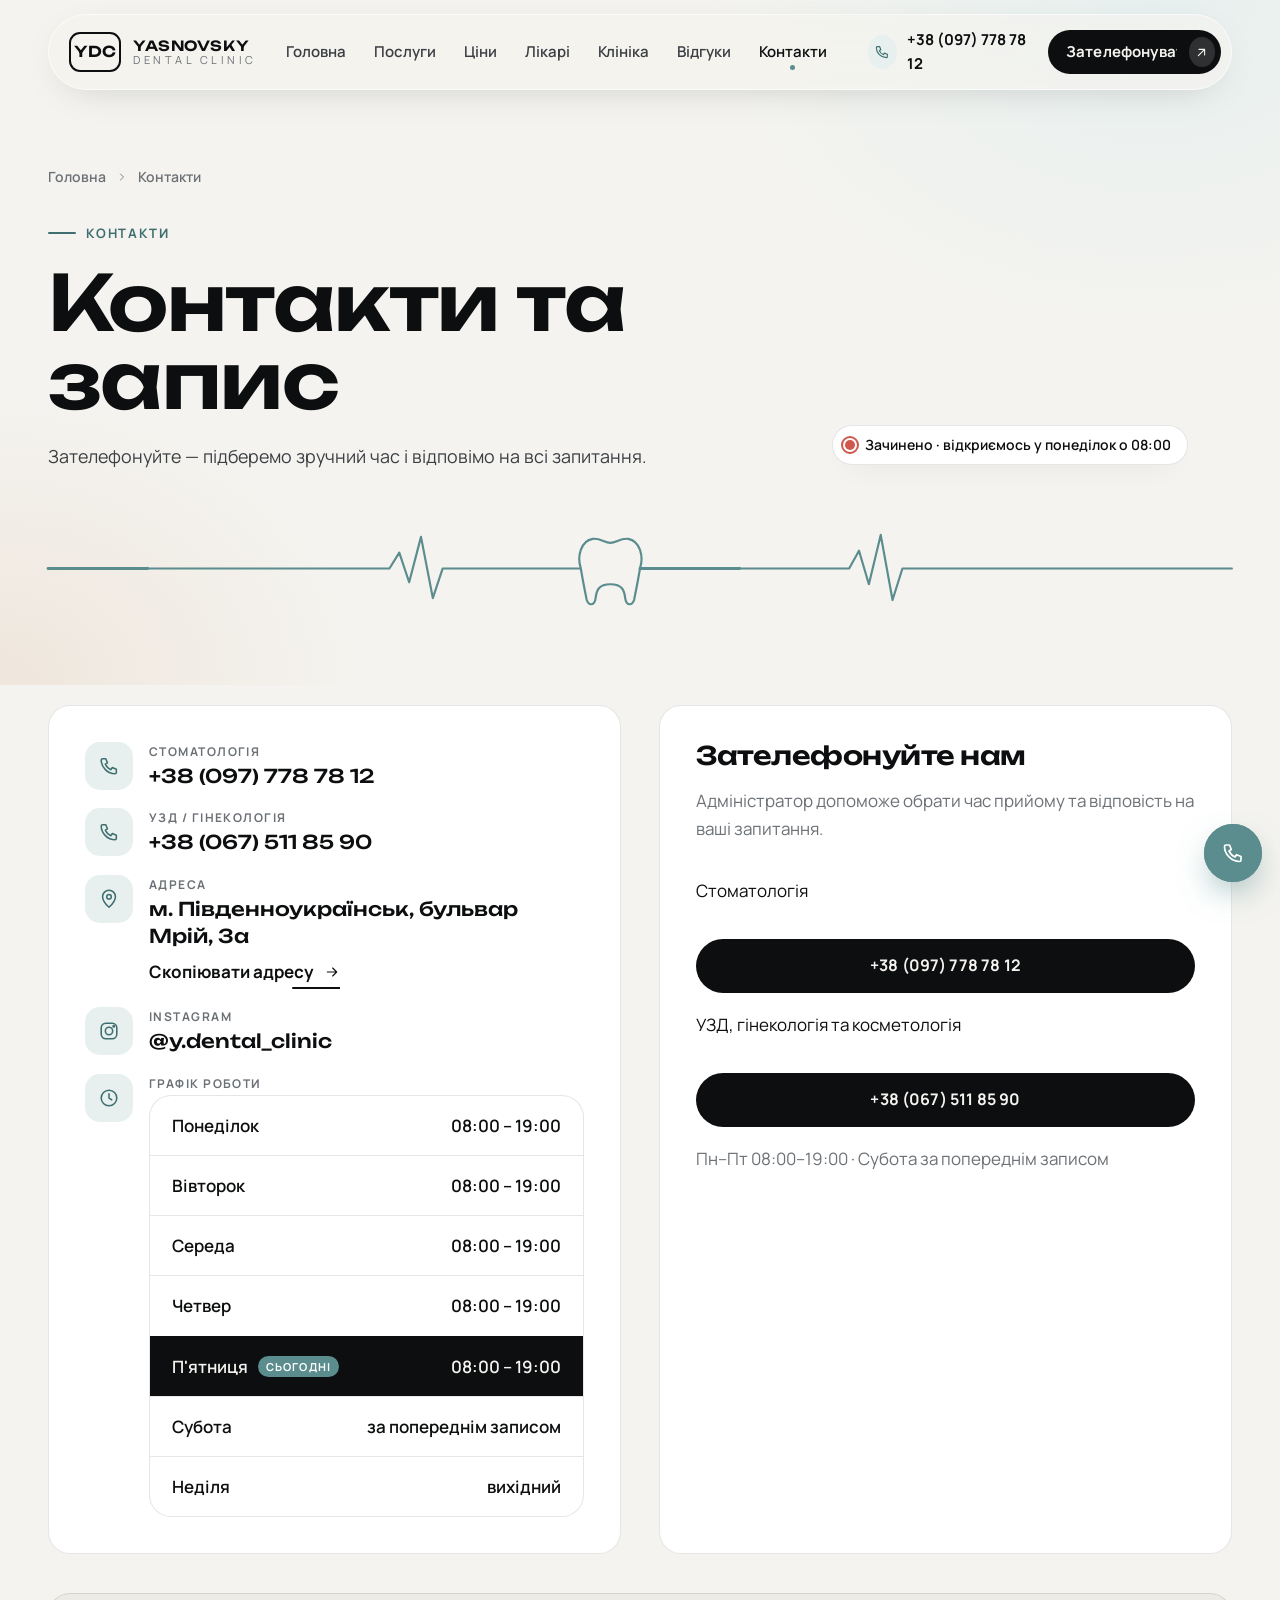
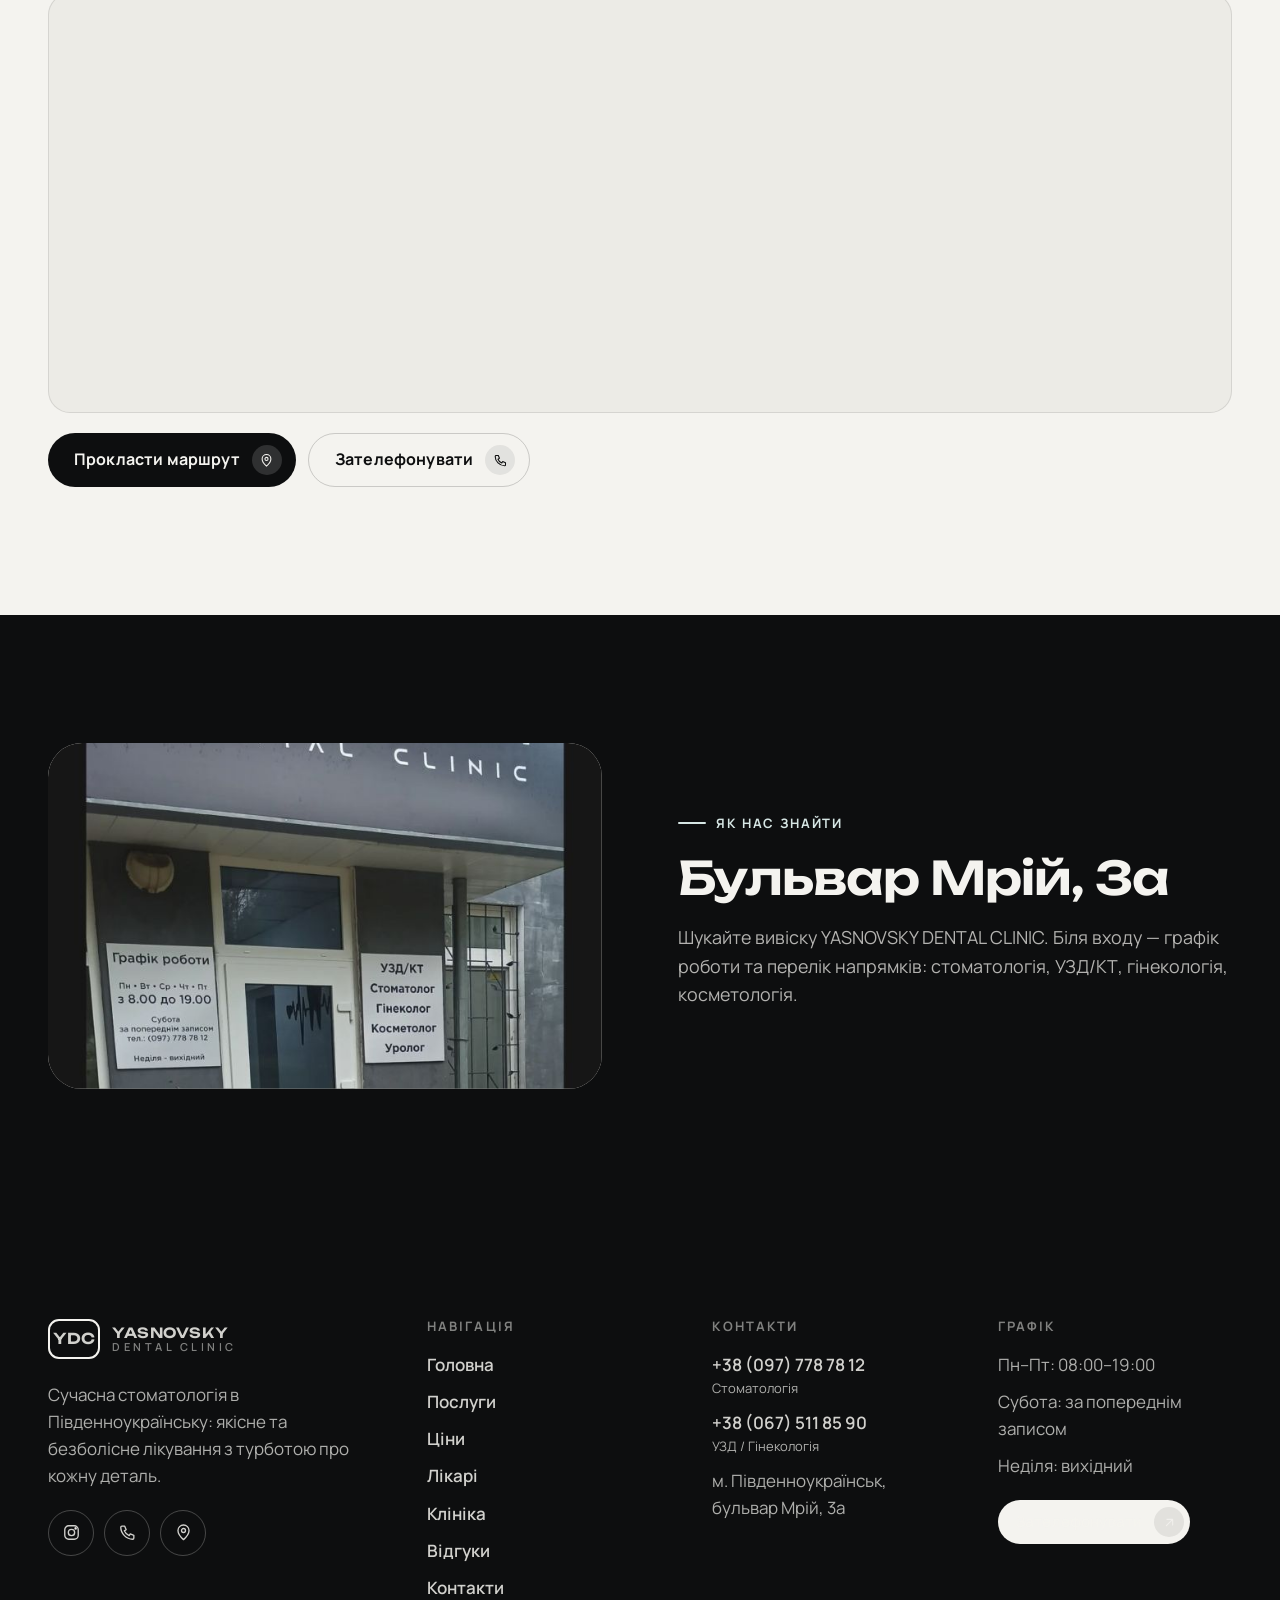
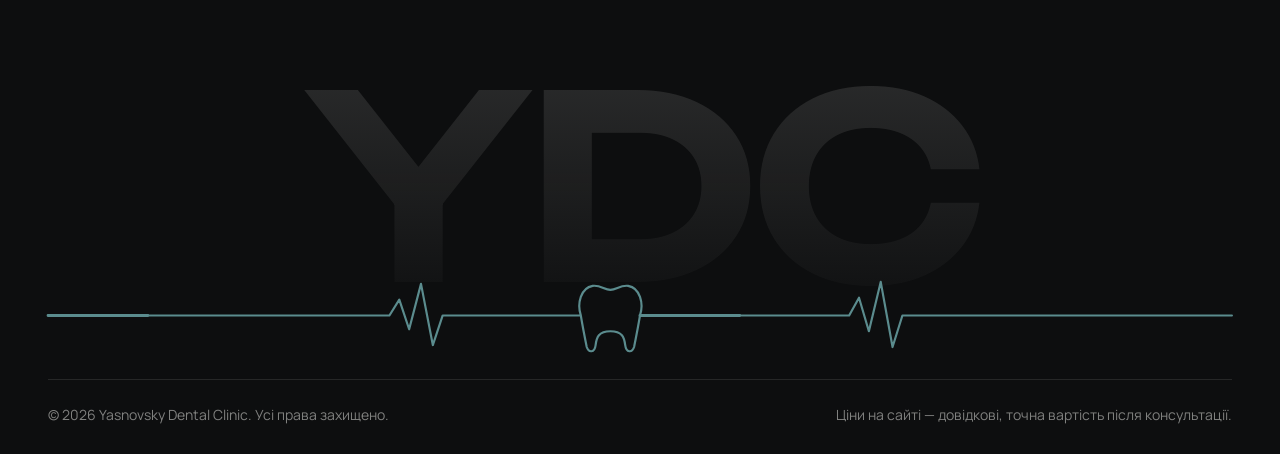
<file: kontakty.html>
<!doctype html>
<html lang="uk" class="no-js">
<head>
<script src="site-safety.js"></script>
<meta charset="utf-8">
<meta name="viewport" content="width=device-width, initial-scale=1, viewport-fit=cover">
<title>Контакти — Yasnovsky Dental Clinic</title>
<meta name="description" content="Yasnovsky Dental Clinic: м. Південноукраїнськ, бульвар Мрій, 3а. Стоматологія +38 (097) 778 78 12, УЗД/гінекологія +38 (067) 511 85 90. Пн–Пт 08:00–19:00.">
<meta name="robots" content="noindex, nofollow">
<meta name="theme-color" content="#0d0e0f">

<meta property="og:type" content="website">
<meta property="og:locale" content="uk_UA">
<meta property="og:site_name" content="Yasnovsky Dental Clinic">
<meta property="og:title" content="Контакти — Yasnovsky Dental Clinic">
<meta property="og:description" content="Yasnovsky Dental Clinic: м. Південноукраїнськ, бульвар Мрій, 3а. Стоматологія +38 (097) 778 78 12, УЗД/гінекологія +38 (067) 511 85 90. Пн–Пт 08:00–19:00.">

<meta property="og:image" content="https://konkos-design.github.io/ydc-dental/img/og-image.jpg">
<meta property="og:image:secure_url" content="https://konkos-design.github.io/ydc-dental/img/og-image.jpg">
<meta property="og:image:type" content="image/jpeg">
<meta property="og:image:width" content="1200">
<meta property="og:image:height" content="630">
<meta property="og:image:alt" content="Yasnovsky Dental Clinic — стоматологія в Південноукраїнську">
<meta name="twitter:card" content="summary_large_image">
<meta name="twitter:title" content="Контакти — Yasnovsky Dental Clinic">
<meta name="twitter:description" content="Yasnovsky Dental Clinic: м. Південноукраїнськ, бульвар Мрій, 3а. Стоматологія +38 (097) 778 78 12, УЗД/гінекологія +38 (067) 511 85 90. Пн–Пт 08:00–19:00.">
<meta name="twitter:image" content="https://konkos-design.github.io/ydc-dental/img/og-image.jpg">
<link rel="icon" href="img/favicon.svg" type="image/svg+xml">
<link rel="icon" href="img/favicon-32.png" sizes="32x32" type="image/png">
<link rel="apple-touch-icon" href="img/apple-touch-icon.png">
<link rel="preload" href="fonts/unbounded-cyrillic.woff2" as="font" type="font/woff2" crossorigin>
<link rel="preload" href="fonts/manrope-cyrillic.woff2" as="font" type="font/woff2" crossorigin>
<link rel="stylesheet" href="css/fonts.css?v=3">
<link rel="stylesheet" href="css/style.css?v=3">
<script>document.documentElement.classList.replace("no-js","js");</script>
<script type="application/ld+json">{"@context": "https://schema.org", "@type": "Dentist", "name": "Yasnovsky Dental Clinic", "telephone": "+380977787812", "address": {"@type": "PostalAddress", "streetAddress": "бульвар Мрій, 3а", "addressLocality": "Південноукраїнськ", "addressRegion": "Миколаївська область", "addressCountry": "UA"}, "openingHours": ["Mo-Fr 08:00-19:00"], "sameAs": ["https://www.instagram.com/y.dental_clinic/"], "url": "https://konkos-design.github.io/ydc-dental/"}</script>
<link rel="canonical" href="https://konkos-design.github.io/ydc-dental/kontakty.html">
<meta property="og:url" content="https://konkos-design.github.io/ydc-dental/kontakty.html">
<link rel="stylesheet" href="site-safety.css">
</head>
<body data-page="kontakty.html">
<div class="scroll-progress" aria-hidden="true"></div>
<header class="header"><div class="container"><div class="header__bar">
<a class="logo" href="index.html" aria-label="Yasnovsky Dental Clinic — на головну"><span class="logo__mark">YDC</span><span class="logo__txt"><b>Yasnovsky</b><small>Dental clinic</small></span></a>
<nav class="nav" aria-label="Головне меню"><a href="index.html">Головна</a><a href="poslugy.html">Послуги</a><a href="tsiny.html">Ціни</a><a href="likari.html">Лікарі</a><a href="klinika.html">Клініка</a><a href="vidhuky.html">Відгуки</a><a href="kontakty.html" class="is-active" aria-current="page">Контакти</a></nav>
<div class="header__actions">
<a class="header__phone" href="tel:+380977787812"><i><svg viewBox="0 0 24 24" fill="none" stroke="currentColor" stroke-width="1.7" stroke-linecap="round" stroke-linejoin="round" aria-hidden="true"><path d="M5 4h3.5l1.8 4.5-2.3 1.4a11 11 0 0 0 6.1 6.1l1.4-2.3L20 15.5V19a1.5 1.5 0 0 1-1.5 1.5C10.6 20.5 3.5 13.4 3.5 5.5A1.5 1.5 0 0 1 5 4z"/></svg></i><span>+38 (097) 778 78 12</span></a>
<a class="btn btn--sm" data-magnetic href="tel:+380977787812"><span class="btn__txt"><span>Зателефонувати</span><span aria-hidden="true">Зателефонувати</span></span><span class="btn__ico"><svg viewBox="0 0 24 24" fill="none" stroke="currentColor" stroke-width="1.7" stroke-linecap="round" stroke-linejoin="round" aria-hidden="true"><path d="M7 17L17 7M8 7h9v9"/></svg></span></a>
<button class="burger" aria-label="Меню" aria-expanded="false"><span></span><span></span><span></span></button>
</div></div></div></header>
<div class="mmenu" aria-label="Мобільне меню"><nav class="mmenu__nav"><a href="index.html"><small>01</small>Головна</a><a href="poslugy.html"><small>02</small>Послуги</a><a href="tsiny.html"><small>03</small>Ціни</a><a href="likari.html"><small>04</small>Лікарі</a><a href="klinika.html"><small>05</small>Клініка</a><a href="vidhuky.html"><small>06</small>Відгуки</a><a href="kontakty.html" class="is-active"><small>07</small>Контакти</a></nav>
<div class="mmenu__foot"><a class="tel" href="tel:+380977787812">+38 (097) 778 78 12</a><p>м. Південноукраїнськ, бульвар Мрій, 3а</p><p>Пн–Пт 08:00–19:00 · Сб за записом</p><a class="btn btn--light" data-magnetic href="tel:+380977787812"><span class="btn__txt"><span>Зателефонувати</span><span aria-hidden="true">Зателефонувати</span></span><span class="btn__ico"><svg viewBox="0 0 24 24" fill="none" stroke="currentColor" stroke-width="1.7" stroke-linecap="round" stroke-linejoin="round" aria-hidden="true"><path d="M7 17L17 7M8 7h9v9"/></svg></span></a></div></div>
<main><section class="page-hero"><div class="container">
<nav class="crumbs" aria-label="Навігаційний ланцюжок" data-reveal="fade"><a href="index.html">Головна</a><svg viewBox="0 0 24 24" fill="none" stroke="currentColor" stroke-width="1.7" stroke-linecap="round" stroke-linejoin="round" aria-hidden="true"><path d="M9 6l6 6-6 6"/></svg><span>Контакти</span></nav>
<div class="page-hero__grid"><div><span class="eyebrow" data-reveal>Контакти</span><h1 data-split style="margin-top:20px">Контакти та запис</h1><p class="lead" data-reveal style="--d:.2s">Зателефонуйте — підберемо зручний час і відповімо на всі запитання.</p></div><div data-reveal style="--d:.3s"><div class="hero__status" data-open-status><span class="dot"></span><span data-status-text>Пн–Пт 08:00–19:00</span></div></div></div>
<svg class="ecg page-hero__ecg" data-draw viewBox="0 0 1200 80" preserveAspectRatio="xMidYMid meet" aria-hidden="true"><path class="ecg__line" pathLength="1" d="M0 40 H330 L346 40 L356 24 L366 54 L378 8 L390 70 L400 40 H540 C542 52 544 62 546 72 C548 78 554 78 555 70 C556 62 558 56 570 56 C582 56 584 62 585 70 C586 78 592 78 594 72 C596 62 598 52 600 40 C604 28 600 12 588 10 C580 9 576 14 570 14 C564 14 560 9 552 10 C540 12 536 28 540 40 M600 40 H800 L812 40 L822 22 L832 56 L844 6 L856 72 L866 40 H1200"/><path class="ecg__pulse" pathLength="1" d="M0 40 H330 L346 40 L356 24 L366 54 L378 8 L390 70 L400 40 H540 C542 52 544 62 546 72 C548 78 554 78 555 70 C556 62 558 56 570 56 C582 56 584 62 585 70 C586 78 592 78 594 72 C596 62 598 52 600 40 C604 28 600 12 588 10 C580 9 576 14 570 14 C564 14 560 9 552 10 C540 12 536 28 540 40 M600 40 H800 L812 40 L822 22 L832 56 L844 6 L856 72 L866 40 H1200"/></svg>
</div></section><section class="section" style="padding-top:20px"><div class="container"><div class="contact-grid">
<div class="c-card" data-reveal>
<div class="c-line"><i><svg viewBox="0 0 24 24" fill="none" stroke="currentColor" stroke-width="1.7" stroke-linecap="round" stroke-linejoin="round" aria-hidden="true"><path d="M5 4h3.5l1.8 4.5-2.3 1.4a11 11 0 0 0 6.1 6.1l1.4-2.3L20 15.5V19a1.5 1.5 0 0 1-1.5 1.5C10.6 20.5 3.5 13.4 3.5 5.5A1.5 1.5 0 0 1 5 4z"/></svg></i><div><small>Стоматологія</small><a href="tel:+380977787812">+38 (097) 778 78 12</a></div></div>
<div class="c-line"><i><svg viewBox="0 0 24 24" fill="none" stroke="currentColor" stroke-width="1.7" stroke-linecap="round" stroke-linejoin="round" aria-hidden="true"><path d="M5 4h3.5l1.8 4.5-2.3 1.4a11 11 0 0 0 6.1 6.1l1.4-2.3L20 15.5V19a1.5 1.5 0 0 1-1.5 1.5C10.6 20.5 3.5 13.4 3.5 5.5A1.5 1.5 0 0 1 5 4z"/></svg></i><div><small>УЗД / Гінекологія</small><a href="tel:+380675118590">+38 (067) 511 85 90</a></div></div>
<div class="c-line"><i><svg viewBox="0 0 24 24" fill="none" stroke="currentColor" stroke-width="1.7" stroke-linecap="round" stroke-linejoin="round" aria-hidden="true"><path d="M12 21s-7-6.2-7-11.5a7 7 0 0 1 14 0C19 14.8 12 21 12 21z"/><circle cx="12" cy="9.5" r="2.5"/></svg></i><div><small>Адреса</small><b>м. Південноукраїнськ, бульвар Мрій, 3а</b><div style="margin-top:8px"><button class="link-arrow" type="button" data-copy="м. Південноукраїнськ, бульвар Мрій, 3а">Скопіювати адресу <svg viewBox="0 0 24 24" fill="none" stroke="currentColor" stroke-width="1.7" stroke-linecap="round" stroke-linejoin="round" aria-hidden="true"><path d="M5 12h14M13 6l6 6-6 6"/></svg></button></div></div></div>
<div class="c-line"><i><svg viewBox="0 0 24 24" fill="none" stroke="currentColor" stroke-width="1.7" stroke-linecap="round" stroke-linejoin="round" aria-hidden="true"><rect x="3.5" y="3.5" width="17" height="17" rx="5"/><circle cx="12" cy="12" r="4"/><circle cx="17.2" cy="6.8" r=".8" fill="currentColor"/></svg></i><div><small>Instagram</small><a href="https://www.instagram.com/y.dental_clinic/" target="_blank" rel="noopener">@y.dental_clinic</a></div></div>
<div class="c-line"><i><svg viewBox="0 0 24 24" fill="none" stroke="currentColor" stroke-width="1.7" stroke-linecap="round" stroke-linejoin="round" aria-hidden="true"><circle cx="12" cy="12" r="8.5"/><path d="M12 7.5V12l3 2"/></svg></i><div style="flex:1"><small>Графік роботи</small><div class="hours" data-hours><div class="hours__row" data-day="1"><span>Понеділок</span><span>08:00 – 19:00</span></div><div class="hours__row" data-day="2"><span>Вівторок</span><span>08:00 – 19:00</span></div><div class="hours__row" data-day="3"><span>Середа</span><span>08:00 – 19:00</span></div><div class="hours__row" data-day="4"><span>Четвер</span><span>08:00 – 19:00</span></div><div class="hours__row" data-day="5"><span>П'ятниця</span><span>08:00 – 19:00</span></div><div class="hours__row" data-day="6"><span>Субота</span><span>за попереднім записом</span></div><div class="hours__row" data-day="0"><span>Неділя</span><span>вихідний</span></div></div></div></div>
</div>
<div class="c-card" data-reveal><h2 class="h-3">Зателефонуйте нам</h2><p class="muted">Адміністратор допоможе обрати час прийому та відповість на ваші запитання.</p><p>Стоматологія</p><a class="btn" href="tel:+380977787812">+38 (097) 778 78 12</a><p>УЗД, гінекологія та косметологія</p><a class="btn" href="tel:+380675118590">+38 (067) 511 85 90</a><p class="muted">Пн–Пт 08:00–19:00 · Субота за попереднім записом</p></div>
</div>
<div class="map" id="map" style="margin-top:clamp(20px,3vw,40px)" data-reveal><iframe title="Карта: Yasnovsky Dental Clinic" loading="lazy" referrerpolicy="no-referrer-when-downgrade" src="https://www.google.com/maps?q=%D0%9F%D1%96%D0%B2%D0%B4%D0%B5%D0%BD%D0%BD%D0%BE%D1%83%D0%BA%D1%80%D0%B0%D1%97%D0%BD%D1%81%D1%8C%D0%BA,+%D0%B1%D1%83%D0%BB%D1%8C%D0%B2%D0%B0%D1%80+%D0%9C%D1%80%D1%96%D0%B9,+3%D0%B0&z=16&hl=uk&output=embed"></iframe></div>
<div style="margin-top:20px;display:flex;gap:12px;flex-wrap:wrap" data-reveal><a class="btn " href="https://www.google.com/maps/dir/?api=1&destination=%D0%9F%D1%96%D0%B2%D0%B4%D0%B5%D0%BD%D0%BD%D0%BE%D1%83%D0%BA%D1%80%D0%B0%D1%97%D0%BD%D1%81%D1%8C%D0%BA%2C+%D0%B1%D1%83%D0%BB%D1%8C%D0%B2%D0%B0%D1%80+%D0%9C%D1%80%D1%96%D0%B9%2C+3%D0%B0" data-magnetic target="_blank" rel="noopener"><span class="btn__txt"><span>Прокласти маршрут</span><span aria-hidden="true">Прокласти маршрут</span></span><span class="btn__ico"><svg viewBox="0 0 24 24" fill="none" stroke="currentColor" stroke-width="1.7" stroke-linecap="round" stroke-linejoin="round" aria-hidden="true"><path d="M12 21s-7-6.2-7-11.5a7 7 0 0 1 14 0C19 14.8 12 21 12 21z"/><circle cx="12" cy="9.5" r="2.5"/></svg></span></a><a class="btn btn--ghost" href="tel:+380977787812" data-magnetic ><span class="btn__txt"><span>Зателефонувати</span><span aria-hidden="true">Зателефонувати</span></span><span class="btn__ico"><svg viewBox="0 0 24 24" fill="none" stroke="currentColor" stroke-width="1.7" stroke-linecap="round" stroke-linejoin="round" aria-hidden="true"><path d="M5 4h3.5l1.8 4.5-2.3 1.4a11 11 0 0 0 6.1 6.1l1.4-2.3L20 15.5V19a1.5 1.5 0 0 1-1.5 1.5C10.6 20.5 3.5 13.4 3.5 5.5A1.5 1.5 0 0 1 5 4z"/></svg></span></a></div>
</div></section><section class="section section--dark"><div class="container"><div class="split-2">
<div class="media media--wide" data-reveal="clip"><img src="img/facade.jpg" alt="Вхід до клініки" loading="lazy" style="object-position:center 30%"></div>
<div><span class="eyebrow" data-reveal>Як нас знайти</span><h2 class="h-2" style="margin:20px 0" data-split>Бульвар Мрій, 3а</h2><p class="lead" data-reveal>Шукайте вивіску YASNOVSKY DENTAL CLINIC. Біля входу — графік роботи та перелік напрямків: стоматологія, УЗД/КТ, гінекологія, косметологія.</p></div>
</div></div></section></main><footer class="footer">
<div class="container">
<div class="footer__top">
<div><a class="logo" href="index.html" aria-label="Yasnovsky Dental Clinic — на головну"><span class="logo__mark">YDC</span><span class="logo__txt"><b>Yasnovsky</b><small>Dental clinic</small></span></a><p style="margin-top:22px;max-width:34ch">Сучасна стоматологія в Південноукраїнську: якісне та безболісне лікування з турботою про кожну деталь.</p>
<div class="social"><a href="https://www.instagram.com/y.dental_clinic/" target="_blank" rel="noopener" aria-label="Instagram"><svg viewBox="0 0 24 24" fill="none" stroke="currentColor" stroke-width="1.7" stroke-linecap="round" stroke-linejoin="round" aria-hidden="true"><rect x="3.5" y="3.5" width="17" height="17" rx="5"/><circle cx="12" cy="12" r="4"/><circle cx="17.2" cy="6.8" r=".8" fill="currentColor"/></svg></a><a href="tel:+380977787812" aria-label="Телефон"><svg viewBox="0 0 24 24" fill="none" stroke="currentColor" stroke-width="1.7" stroke-linecap="round" stroke-linejoin="round" aria-hidden="true"><path d="M5 4h3.5l1.8 4.5-2.3 1.4a11 11 0 0 0 6.1 6.1l1.4-2.3L20 15.5V19a1.5 1.5 0 0 1-1.5 1.5C10.6 20.5 3.5 13.4 3.5 5.5A1.5 1.5 0 0 1 5 4z"/></svg></a><a href="kontakty.html#map" aria-label="Як нас знайти"><svg viewBox="0 0 24 24" fill="none" stroke="currentColor" stroke-width="1.7" stroke-linecap="round" stroke-linejoin="round" aria-hidden="true"><path d="M12 21s-7-6.2-7-11.5a7 7 0 0 1 14 0C19 14.8 12 21 12 21z"/><circle cx="12" cy="9.5" r="2.5"/></svg></a></div></div>
<div><h4>Навігація</h4><ul><li><a href="index.html">Головна</a></li><li><a href="poslugy.html">Послуги</a></li><li><a href="tsiny.html">Ціни</a></li><li><a href="likari.html">Лікарі</a></li><li><a href="klinika.html">Клініка</a></li><li><a href="vidhuky.html">Відгуки</a></li><li><a href="kontakty.html">Контакти</a></li></ul></div>
<div><h4>Контакти</h4><ul><li><a href="tel:+380977787812">+38 (097) 778 78 12</a><p style="font-size:13px">Стоматологія</p></li><li><a href="tel:+380675118590">+38 (067) 511 85 90</a><p style="font-size:13px">УЗД / Гінекологія</p></li><li><p>м. Південноукраїнськ, бульвар Мрій, 3а</p></li></ul></div>
<div><h4>Графік</h4><ul><li><p>Пн–Пт: 08:00–19:00</p></li><li><p>Субота: за попереднім записом</p></li><li><p>Неділя: вихідний</p></li></ul><div style="margin-top:20px"><a class="btn btn--light btn--sm" data-magnetic href="tel:+380977787812"><span class="btn__txt"><span>Зателефонувати</span><span aria-hidden="true">Зателефонувати</span></span><span class="btn__ico"><svg viewBox="0 0 24 24" fill="none" stroke="currentColor" stroke-width="1.7" stroke-linecap="round" stroke-linejoin="round" aria-hidden="true"><path d="M7 17L17 7M8 7h9v9"/></svg></span></a></div></div>
</div>
<div class="footer__big" aria-hidden="true">YDC</div>
<svg class="ecg footer__ecg" data-draw viewBox="0 0 1200 80" preserveAspectRatio="xMidYMid meet" aria-hidden="true"><path class="ecg__line" pathLength="1" d="M0 40 H330 L346 40 L356 24 L366 54 L378 8 L390 70 L400 40 H540 C542 52 544 62 546 72 C548 78 554 78 555 70 C556 62 558 56 570 56 C582 56 584 62 585 70 C586 78 592 78 594 72 C596 62 598 52 600 40 C604 28 600 12 588 10 C580 9 576 14 570 14 C564 14 560 9 552 10 C540 12 536 28 540 40 M600 40 H800 L812 40 L822 22 L832 56 L844 6 L856 72 L866 40 H1200"/><path class="ecg__pulse" pathLength="1" d="M0 40 H330 L346 40 L356 24 L366 54 L378 8 L390 70 L400 40 H540 C542 52 544 62 546 72 C548 78 554 78 555 70 C556 62 558 56 570 56 C582 56 584 62 585 70 C586 78 592 78 594 72 C596 62 598 52 600 40 C604 28 600 12 588 10 C580 9 576 14 570 14 C564 14 560 9 552 10 C540 12 536 28 540 40 M600 40 H800 L812 40 L822 22 L832 56 L844 6 L856 72 L866 40 H1200"/></svg>
<div class="footer__bottom"><span>© <span data-year>2026</span> Yasnovsky Dental Clinic. Усі права захищено.</span><span>Ціни на сайті — довідкові, точна вартість після консультації.</span></div>
</div></footer>

<div class="modal" id="doc" aria-hidden="true" role="dialog" aria-modal="true" aria-label="Лікар"><div class="modal__bg" data-close></div><div class="modal__box" style="width:min(720px,100%)"><button class="modal__close" data-close aria-label="Закрити"><svg viewBox="0 0 24 24" fill="none" stroke="currentColor" stroke-width="1.7" stroke-linecap="round" stroke-linejoin="round" aria-hidden="true"><path d="M6 6l12 12M18 6L6 18"/></svg></button><div class="doc-modal"></div></div></div>
<div class="lightbox" role="dialog" aria-modal="true" aria-label="Перегляд фотографій" aria-hidden="true"><img src="[data-uri]" alt=""><p class="lightbox__cap"></p><button class="lb-btn lb-close" aria-label="Закрити"><svg viewBox="0 0 24 24" fill="none" stroke="currentColor" stroke-width="1.7" stroke-linecap="round" stroke-linejoin="round" aria-hidden="true"><path d="M6 6l12 12M18 6L6 18"/></svg></button><button class="lb-btn lb-prev" aria-label="Попереднє фото"><svg viewBox="0 0 24 24" fill="none" stroke="currentColor" stroke-width="1.7" stroke-linecap="round" stroke-linejoin="round" aria-hidden="true"><path d="M19 12H5M11 6l-6 6 6 6"/></svg></button><button class="lb-btn lb-next" aria-label="Наступне фото"><svg viewBox="0 0 24 24" fill="none" stroke="currentColor" stroke-width="1.7" stroke-linecap="round" stroke-linejoin="round" aria-hidden="true"><path d="M5 12h14M13 6l6 6-6 6"/></svg></button></div>
<div class="fab"><button class="fab__top" aria-label="Нагору"><svg viewBox="0 0 24 24" fill="none" stroke="currentColor" stroke-width="1.7" stroke-linecap="round" stroke-linejoin="round" aria-hidden="true"><path d="M12 19V5M6 11l6-6 6 6"/></svg></button><a class="fab__btn" href="tel:+380977787812" aria-label="Зателефонувати"><svg viewBox="0 0 24 24" fill="none" stroke="currentColor" stroke-width="1.7" stroke-linecap="round" stroke-linejoin="round" aria-hidden="true"><path d="M5 4h3.5l1.8 4.5-2.3 1.4a11 11 0 0 0 6.1 6.1l1.4-2.3L20 15.5V19a1.5 1.5 0 0 1-1.5 1.5C10.6 20.5 3.5 13.4 3.5 5.5A1.5 1.5 0 0 1 5 4z"/></svg></a></div><script src="js/site-data.js?v=3"></script><script src="js/icons.js?v=3"></script><script src="js/main.js?v=3"></script>
</body>
</html>
</file>
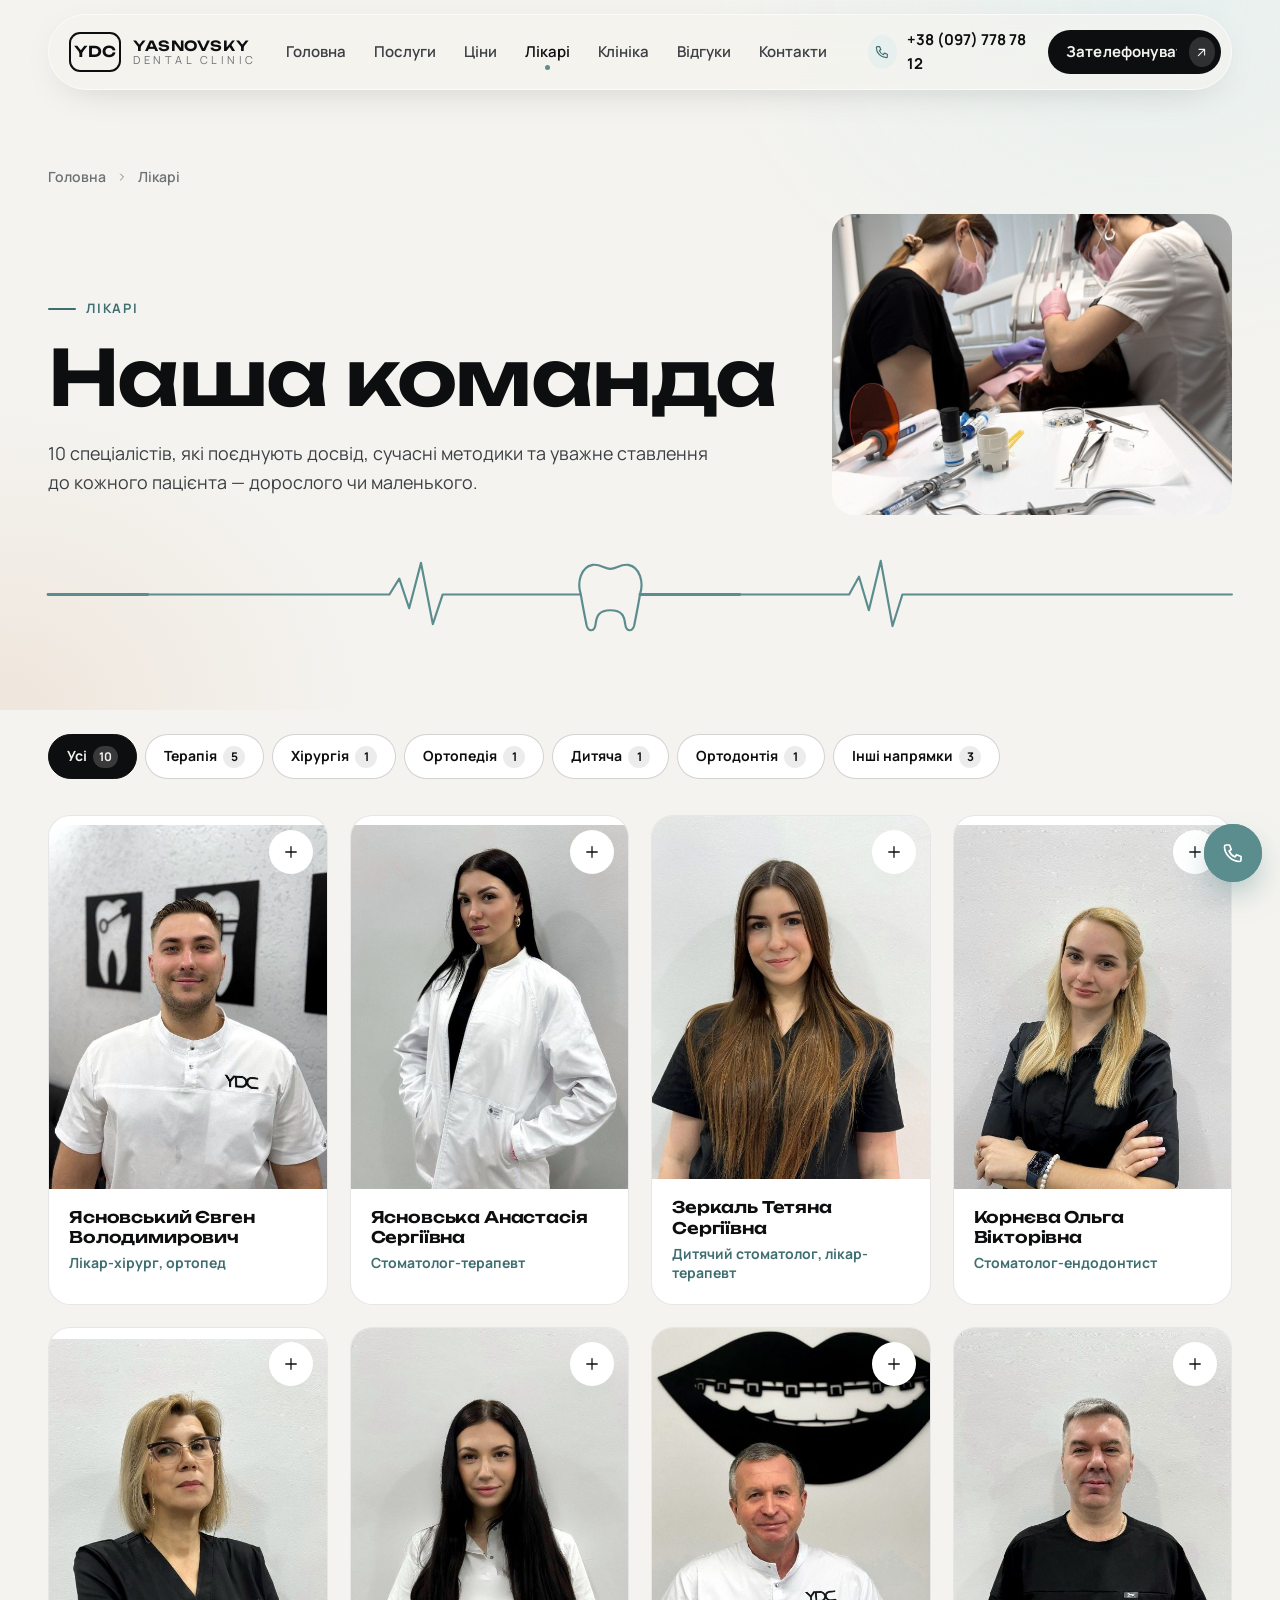
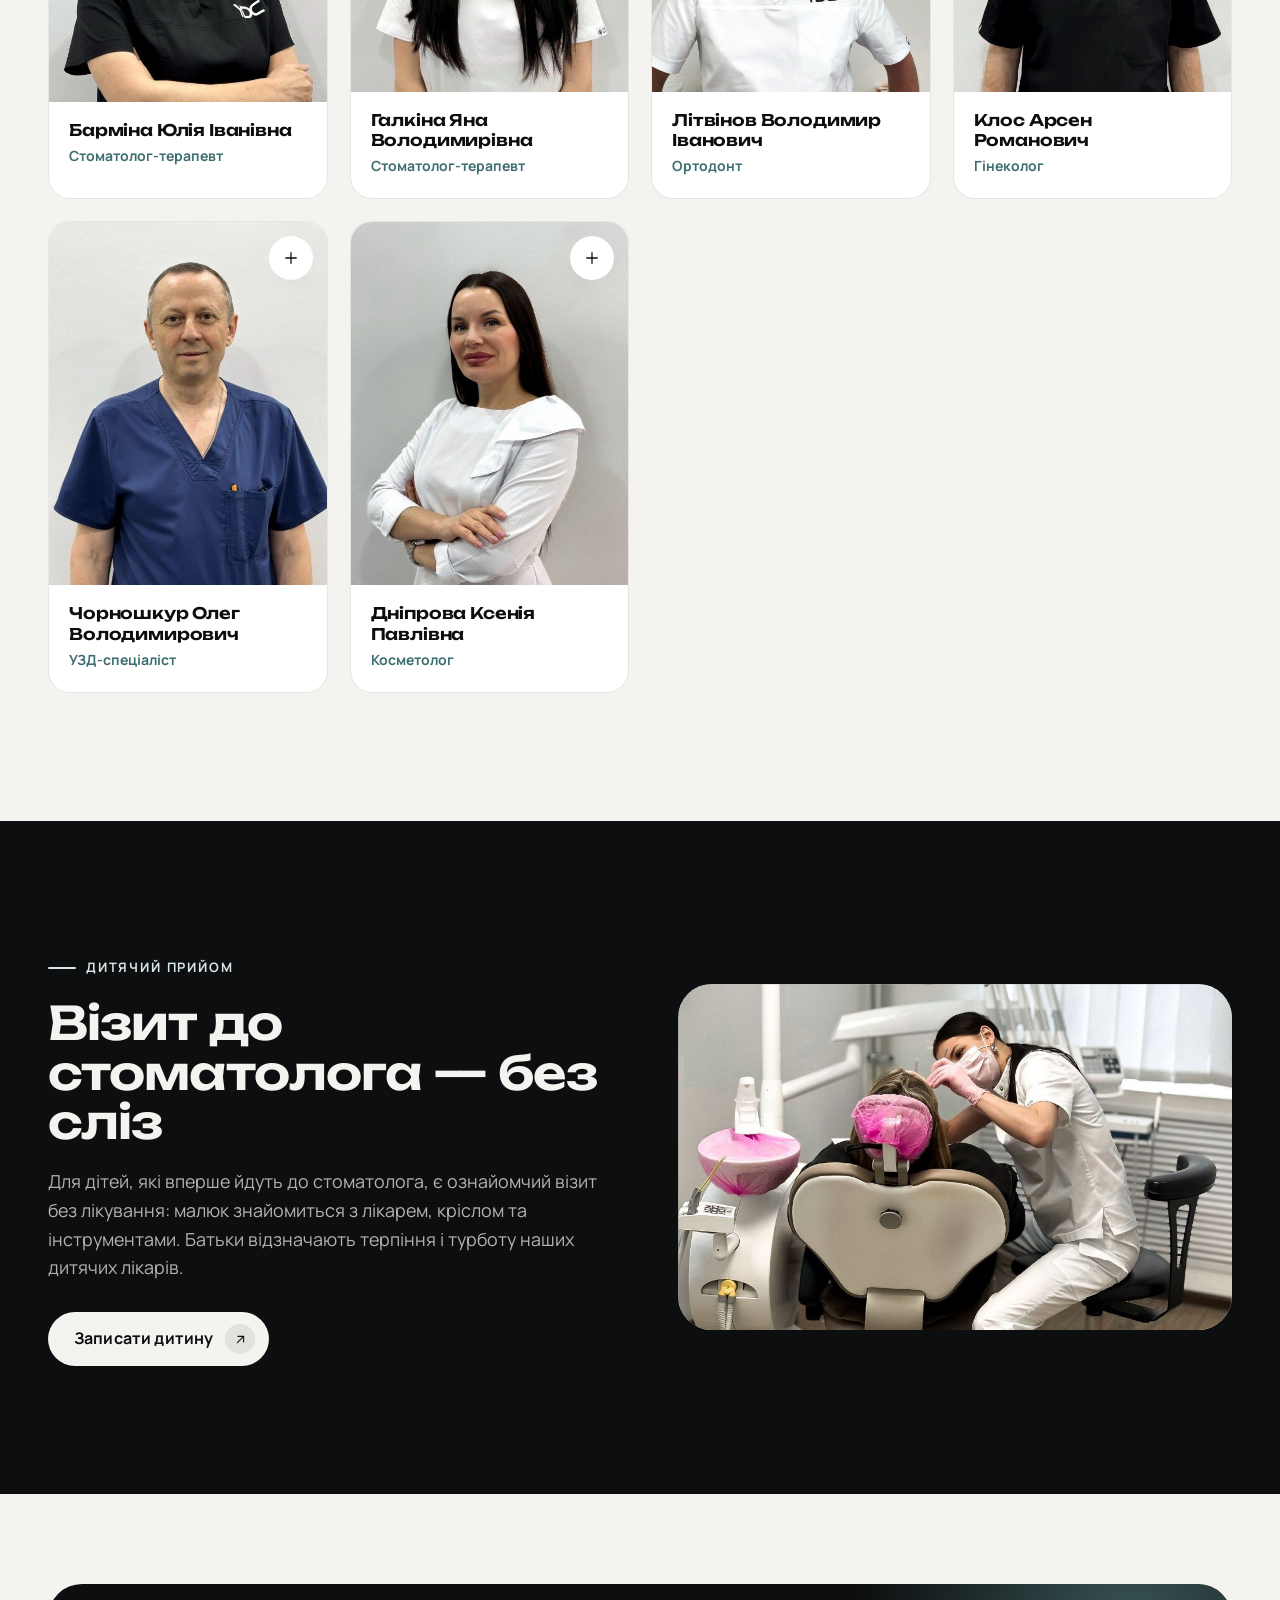
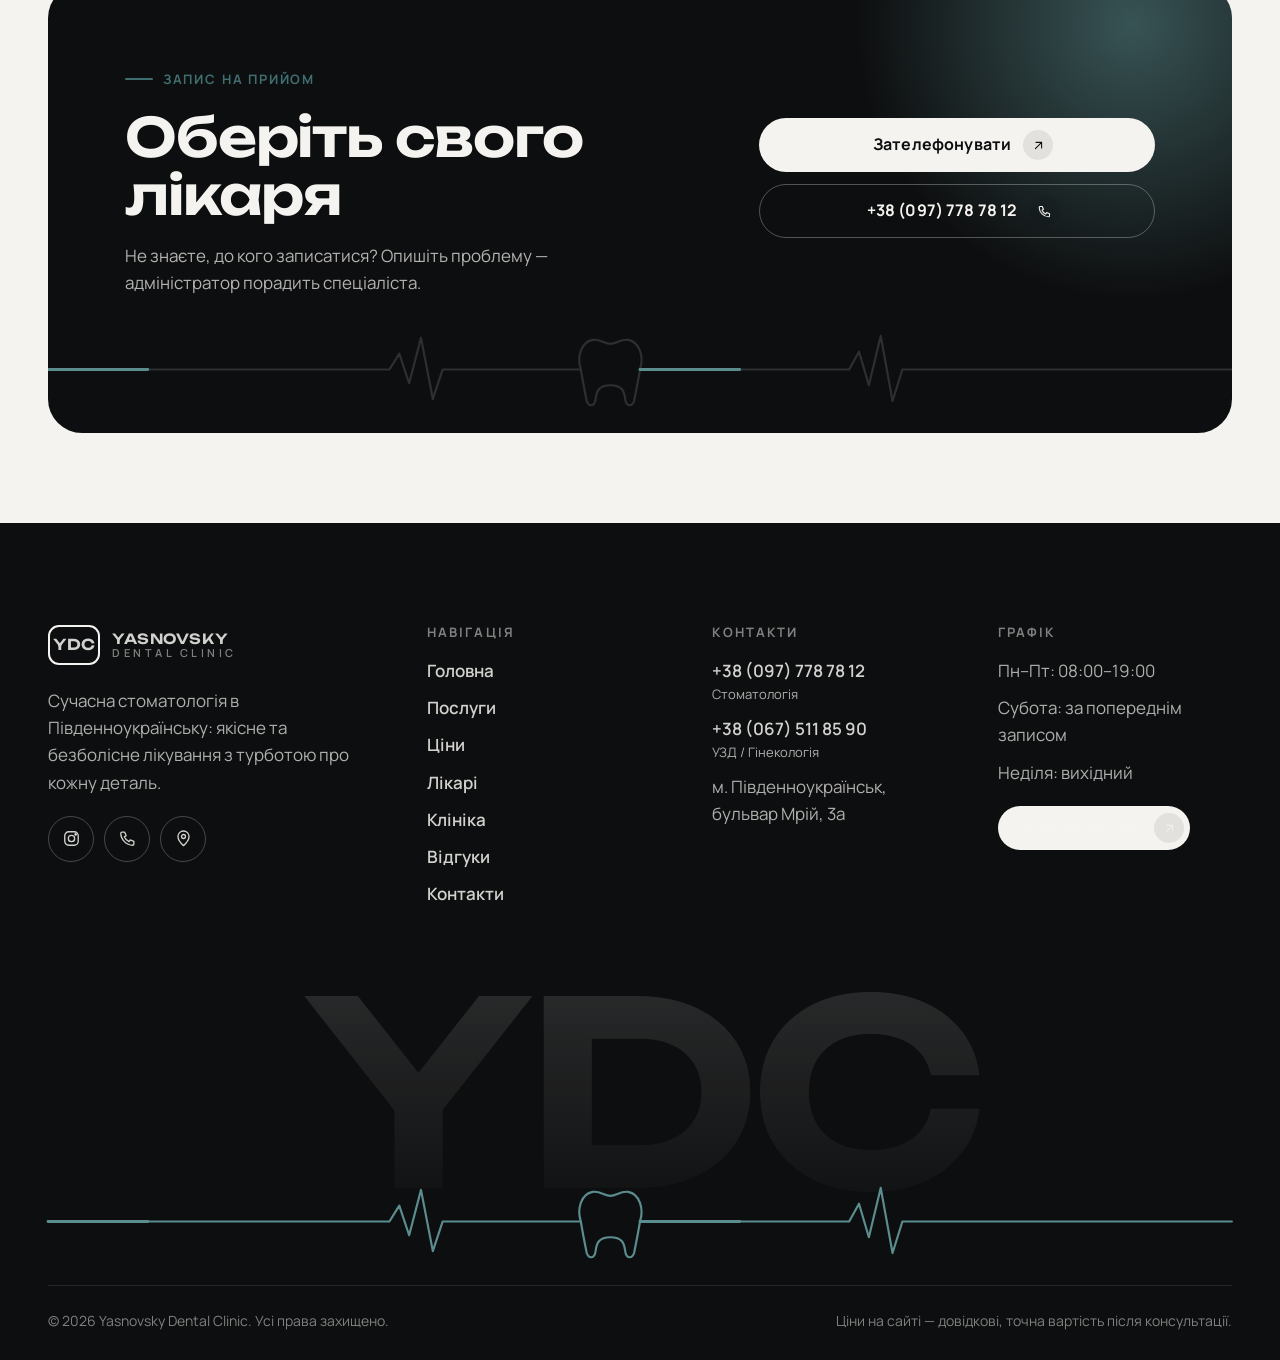
<file: likari.html>
<!doctype html>
<html lang="uk" class="no-js">
<head>
<script src="site-safety.js"></script>
<meta charset="utf-8">
<meta name="viewport" content="width=device-width, initial-scale=1, viewport-fit=cover">
<title>Лікарі — Yasnovsky Dental Clinic</title>
<meta name="description" content="Команда Yasnovsky Dental Clinic: стоматологи-терапевти, хірург-ортопед, ендодонтист, дитячий стоматолог, ортодонт, а також УЗД-спеціаліст, гінеколог і косметолог.">
<meta name="robots" content="noindex, nofollow">
<meta name="theme-color" content="#0d0e0f">

<meta property="og:type" content="website">
<meta property="og:locale" content="uk_UA">
<meta property="og:site_name" content="Yasnovsky Dental Clinic">
<meta property="og:title" content="Лікарі — Yasnovsky Dental Clinic">
<meta property="og:description" content="Команда Yasnovsky Dental Clinic: стоматологи-терапевти, хірург-ортопед, ендодонтист, дитячий стоматолог, ортодонт, а також УЗД-спеціаліст, гінеколог і косметолог.">

<meta property="og:image" content="https://konkos-design.github.io/ydc-dental/img/og-image.jpg">
<meta property="og:image:secure_url" content="https://konkos-design.github.io/ydc-dental/img/og-image.jpg">
<meta property="og:image:type" content="image/jpeg">
<meta property="og:image:width" content="1200">
<meta property="og:image:height" content="630">
<meta property="og:image:alt" content="Yasnovsky Dental Clinic — стоматологія в Південноукраїнську">
<meta name="twitter:card" content="summary_large_image">
<meta name="twitter:title" content="Лікарі — Yasnovsky Dental Clinic">
<meta name="twitter:description" content="Команда Yasnovsky Dental Clinic: стоматологи-терапевти, хірург-ортопед, ендодонтист, дитячий стоматолог, ортодонт, а також УЗД-спеціаліст, гінеколог і косметолог.">
<meta name="twitter:image" content="https://konkos-design.github.io/ydc-dental/img/og-image.jpg">
<link rel="icon" href="img/favicon.svg" type="image/svg+xml">
<link rel="icon" href="img/favicon-32.png" sizes="32x32" type="image/png">
<link rel="apple-touch-icon" href="img/apple-touch-icon.png">
<link rel="preload" href="fonts/unbounded-cyrillic.woff2" as="font" type="font/woff2" crossorigin>
<link rel="preload" href="fonts/manrope-cyrillic.woff2" as="font" type="font/woff2" crossorigin>
<link rel="stylesheet" href="css/fonts.css?v=3">
<link rel="stylesheet" href="css/style.css?v=3">
<script>document.documentElement.classList.replace("no-js","js");</script>
<script type="application/ld+json">{"@context": "https://schema.org", "@type": "Dentist", "name": "Yasnovsky Dental Clinic", "telephone": "+380977787812", "address": {"@type": "PostalAddress", "streetAddress": "бульвар Мрій, 3а", "addressLocality": "Південноукраїнськ", "addressRegion": "Миколаївська область", "addressCountry": "UA"}, "openingHours": ["Mo-Fr 08:00-19:00"], "sameAs": ["https://www.instagram.com/y.dental_clinic/"], "url": "https://konkos-design.github.io/ydc-dental/"}</script>
<link rel="canonical" href="https://konkos-design.github.io/ydc-dental/likari.html">
<meta property="og:url" content="https://konkos-design.github.io/ydc-dental/likari.html">
<link rel="stylesheet" href="site-safety.css">
</head>
<body data-page="likari.html">
<div class="scroll-progress" aria-hidden="true"></div>
<header class="header"><div class="container"><div class="header__bar">
<a class="logo" href="index.html" aria-label="Yasnovsky Dental Clinic — на головну"><span class="logo__mark">YDC</span><span class="logo__txt"><b>Yasnovsky</b><small>Dental clinic</small></span></a>
<nav class="nav" aria-label="Головне меню"><a href="index.html">Головна</a><a href="poslugy.html">Послуги</a><a href="tsiny.html">Ціни</a><a href="likari.html" class="is-active" aria-current="page">Лікарі</a><a href="klinika.html">Клініка</a><a href="vidhuky.html">Відгуки</a><a href="kontakty.html">Контакти</a></nav>
<div class="header__actions">
<a class="header__phone" href="tel:+380977787812"><i><svg viewBox="0 0 24 24" fill="none" stroke="currentColor" stroke-width="1.7" stroke-linecap="round" stroke-linejoin="round" aria-hidden="true"><path d="M5 4h3.5l1.8 4.5-2.3 1.4a11 11 0 0 0 6.1 6.1l1.4-2.3L20 15.5V19a1.5 1.5 0 0 1-1.5 1.5C10.6 20.5 3.5 13.4 3.5 5.5A1.5 1.5 0 0 1 5 4z"/></svg></i><span>+38 (097) 778 78 12</span></a>
<a class="btn btn--sm" data-magnetic href="tel:+380977787812"><span class="btn__txt"><span>Зателефонувати</span><span aria-hidden="true">Зателефонувати</span></span><span class="btn__ico"><svg viewBox="0 0 24 24" fill="none" stroke="currentColor" stroke-width="1.7" stroke-linecap="round" stroke-linejoin="round" aria-hidden="true"><path d="M7 17L17 7M8 7h9v9"/></svg></span></a>
<button class="burger" aria-label="Меню" aria-expanded="false"><span></span><span></span><span></span></button>
</div></div></div></header>
<div class="mmenu" aria-label="Мобільне меню"><nav class="mmenu__nav"><a href="index.html"><small>01</small>Головна</a><a href="poslugy.html"><small>02</small>Послуги</a><a href="tsiny.html"><small>03</small>Ціни</a><a href="likari.html" class="is-active"><small>04</small>Лікарі</a><a href="klinika.html"><small>05</small>Клініка</a><a href="vidhuky.html"><small>06</small>Відгуки</a><a href="kontakty.html"><small>07</small>Контакти</a></nav>
<div class="mmenu__foot"><a class="tel" href="tel:+380977787812">+38 (097) 778 78 12</a><p>м. Південноукраїнськ, бульвар Мрій, 3а</p><p>Пн–Пт 08:00–19:00 · Сб за записом</p><a class="btn btn--light" data-magnetic href="tel:+380977787812"><span class="btn__txt"><span>Зателефонувати</span><span aria-hidden="true">Зателефонувати</span></span><span class="btn__ico"><svg viewBox="0 0 24 24" fill="none" stroke="currentColor" stroke-width="1.7" stroke-linecap="round" stroke-linejoin="round" aria-hidden="true"><path d="M7 17L17 7M8 7h9v9"/></svg></span></a></div></div>
<main><section class="page-hero"><div class="container">
<nav class="crumbs" aria-label="Навігаційний ланцюжок" data-reveal="fade"><a href="index.html">Головна</a><svg viewBox="0 0 24 24" fill="none" stroke="currentColor" stroke-width="1.7" stroke-linecap="round" stroke-linejoin="round" aria-hidden="true"><path d="M9 6l6 6-6 6"/></svg><span>Лікарі</span></nav>
<div class="page-hero__grid"><div><span class="eyebrow" data-reveal>Лікарі</span><h1 data-split style="margin-top:20px">Наша команда</h1><p class="lead" data-reveal style="--d:.2s">10 спеціалістів, які поєднують досвід, сучасні методики та уважне ставлення до кожного пацієнта — дорослого чи маленького.</p></div><div data-reveal style="--d:.3s"><img src="img/process-1.jpg" alt="Команда клініки" style="border-radius:var(--radius);aspect-ratio:4/3;object-fit:cover;width:100%" loading="lazy"></div></div>
<svg class="ecg page-hero__ecg" data-draw viewBox="0 0 1200 80" preserveAspectRatio="xMidYMid meet" aria-hidden="true"><path class="ecg__line" pathLength="1" d="M0 40 H330 L346 40 L356 24 L366 54 L378 8 L390 70 L400 40 H540 C542 52 544 62 546 72 C548 78 554 78 555 70 C556 62 558 56 570 56 C582 56 584 62 585 70 C586 78 592 78 594 72 C596 62 598 52 600 40 C604 28 600 12 588 10 C580 9 576 14 570 14 C564 14 560 9 552 10 C540 12 536 28 540 40 M600 40 H800 L812 40 L822 22 L832 56 L844 6 L856 72 L866 40 H1200"/><path class="ecg__pulse" pathLength="1" d="M0 40 H330 L346 40 L356 24 L366 54 L378 8 L390 70 L400 40 H540 C542 52 544 62 546 72 C548 78 554 78 555 70 C556 62 558 56 570 56 C582 56 584 62 585 70 C586 78 592 78 594 72 C596 62 598 52 600 40 C604 28 600 12 588 10 C580 9 576 14 570 14 C564 14 560 9 552 10 C540 12 536 28 540 40 M600 40 H800 L812 40 L822 22 L832 56 L844 6 L856 72 L866 40 H1200"/></svg>
</div></section><section class="section" style="padding-top:20px"><div class="container">
<div class="chips chips--scroll" data-filter-group="#doc-grid" style="margin-bottom:28px"><button class="chip is-active" type="button" data-filter="all" aria-pressed="true">Усі<span class="chip__n">10</span></button><button class="chip" type="button" data-filter="ther" aria-pressed="false">Терапія<span class="chip__n">5</span></button><button class="chip" type="button" data-filter="surg" aria-pressed="false">Хірургія<span class="chip__n">1</span></button><button class="chip" type="button" data-filter="orto" aria-pressed="false">Ортопедія<span class="chip__n">1</span></button><button class="chip" type="button" data-filter="kids" aria-pressed="false">Дитяча<span class="chip__n">1</span></button><button class="chip" type="button" data-filter="ortho" aria-pressed="false">Ортодонтія<span class="chip__n">1</span></button><button class="chip" type="button" data-filter="other" aria-pressed="false">Інші напрямки<span class="chip__n">3</span></button></div>
<div class="doc-grid" id="doc-grid"><button class="doc-card" type="button" data-doc="0" data-tilt data-tags="surg orto" aria-label="Ясновський Євген Володимирович — Лікар-хірург, ортопед">
<span class="doc-card__plus"><svg viewBox="0 0 24 24" fill="none" stroke="currentColor" stroke-width="1.7" stroke-linecap="round" stroke-linejoin="round" aria-hidden="true"><path d="M12 5v14M5 12h14"/></svg></span>
<span class="doc-card__img"><img src="img/doctors/doc-0.jpg" alt="Ясновський Євген Володимирович" loading="lazy" width="535" height="736"></span>
<span class="doc-card__body"><b class="doc-card__name">Ясновський Євген Володимирович</b><span>Лікар-хірург, ортопед</span></span></button><button class="doc-card" type="button" data-doc="1" data-tilt data-tags="ther" aria-label="Ясновська Анастасія Сергіївна — Стоматолог-терапевт">
<span class="doc-card__plus"><svg viewBox="0 0 24 24" fill="none" stroke="currentColor" stroke-width="1.7" stroke-linecap="round" stroke-linejoin="round" aria-hidden="true"><path d="M12 5v14M5 12h14"/></svg></span>
<span class="doc-card__img"><img src="img/doctors/doc-1.jpg" alt="Ясновська Анастасія Сергіївна" loading="lazy" width="535" height="736"></span>
<span class="doc-card__body"><b class="doc-card__name">Ясновська Анастасія Сергіївна</b><span>Стоматолог-терапевт</span></span></button><button class="doc-card" type="button" data-doc="2" data-tilt data-tags="kids ther" aria-label="Зеркаль Тетяна Сергіївна — Дитячий стоматолог, лікар-терапевт">
<span class="doc-card__plus"><svg viewBox="0 0 24 24" fill="none" stroke="currentColor" stroke-width="1.7" stroke-linecap="round" stroke-linejoin="round" aria-hidden="true"><path d="M12 5v14M5 12h14"/></svg></span>
<span class="doc-card__img"><img src="img/doctors/doc-2.jpg" alt="Зеркаль Тетяна Сергіївна" loading="lazy" width="535" height="736"></span>
<span class="doc-card__body"><b class="doc-card__name">Зеркаль Тетяна Сергіївна</b><span>Дитячий стоматолог, лікар-терапевт</span></span></button><button class="doc-card" type="button" data-doc="3" data-tilt data-tags="ther" aria-label="Корнєва Ольга Вікторівна — Стоматолог-ендодонтист">
<span class="doc-card__plus"><svg viewBox="0 0 24 24" fill="none" stroke="currentColor" stroke-width="1.7" stroke-linecap="round" stroke-linejoin="round" aria-hidden="true"><path d="M12 5v14M5 12h14"/></svg></span>
<span class="doc-card__img"><img src="img/doctors/doc-7.jpg" alt="Корнєва Ольга Вікторівна" loading="lazy" width="535" height="736"></span>
<span class="doc-card__body"><b class="doc-card__name">Корнєва Ольга Вікторівна</b><span>Стоматолог-ендодонтист</span></span></button><button class="doc-card" type="button" data-doc="4" data-tilt data-tags="ther" aria-label="Барміна Юлія Іванівна — Стоматолог-терапевт">
<span class="doc-card__plus"><svg viewBox="0 0 24 24" fill="none" stroke="currentColor" stroke-width="1.7" stroke-linecap="round" stroke-linejoin="round" aria-hidden="true"><path d="M12 5v14M5 12h14"/></svg></span>
<span class="doc-card__img"><img src="img/doctors/doc-4.jpg" alt="Барміна Юлія Іванівна" loading="lazy" width="535" height="736"></span>
<span class="doc-card__body"><b class="doc-card__name">Барміна Юлія Іванівна</b><span>Стоматолог-терапевт</span></span></button><button class="doc-card" type="button" data-doc="5" data-tilt data-tags="ther" aria-label="Галкіна Яна Володимирівна — Стоматолог-терапевт">
<span class="doc-card__plus"><svg viewBox="0 0 24 24" fill="none" stroke="currentColor" stroke-width="1.7" stroke-linecap="round" stroke-linejoin="round" aria-hidden="true"><path d="M12 5v14M5 12h14"/></svg></span>
<span class="doc-card__img"><img src="img/doctors/doc-9.jpg" alt="Галкіна Яна Володимирівна" loading="lazy" width="535" height="736"></span>
<span class="doc-card__body"><b class="doc-card__name">Галкіна Яна Володимирівна</b><span>Стоматолог-терапевт</span></span></button><button class="doc-card" type="button" data-doc="6" data-tilt data-tags="ortho" aria-label="Літвінов Володимир Іванович — Ортодонт">
<span class="doc-card__plus"><svg viewBox="0 0 24 24" fill="none" stroke="currentColor" stroke-width="1.7" stroke-linecap="round" stroke-linejoin="round" aria-hidden="true"><path d="M12 5v14M5 12h14"/></svg></span>
<span class="doc-card__img"><img src="img/doctors/doc-5.jpg" alt="Літвінов Володимир Іванович" loading="lazy" width="535" height="736"></span>
<span class="doc-card__body"><b class="doc-card__name">Літвінов Володимир Іванович</b><span>Ортодонт</span></span></button><button class="doc-card" type="button" data-doc="7" data-tilt data-tags="other" aria-label="Клос Арсен Романович — Гінеколог">
<span class="doc-card__plus"><svg viewBox="0 0 24 24" fill="none" stroke="currentColor" stroke-width="1.7" stroke-linecap="round" stroke-linejoin="round" aria-hidden="true"><path d="M12 5v14M5 12h14"/></svg></span>
<span class="doc-card__img"><img src="img/doctors/doc-3.jpg" alt="Клос Арсен Романович" loading="lazy" width="535" height="736"></span>
<span class="doc-card__body"><b class="doc-card__name">Клос Арсен Романович</b><span>Гінеколог</span></span></button><button class="doc-card" type="button" data-doc="8" data-tilt data-tags="other" aria-label="Чорношкур Олег Володимирович — УЗД-спеціаліст">
<span class="doc-card__plus"><svg viewBox="0 0 24 24" fill="none" stroke="currentColor" stroke-width="1.7" stroke-linecap="round" stroke-linejoin="round" aria-hidden="true"><path d="M12 5v14M5 12h14"/></svg></span>
<span class="doc-card__img"><img src="img/doctors/doc-8.jpg" alt="Чорношкур Олег Володимирович" loading="lazy" width="535" height="736"></span>
<span class="doc-card__body"><b class="doc-card__name">Чорношкур Олег Володимирович</b><span>УЗД-спеціаліст</span></span></button><button class="doc-card" type="button" data-doc="9" data-tilt data-tags="other" aria-label="Дніпрова Ксенія Павлівна — Косметолог">
<span class="doc-card__plus"><svg viewBox="0 0 24 24" fill="none" stroke="currentColor" stroke-width="1.7" stroke-linecap="round" stroke-linejoin="round" aria-hidden="true"><path d="M12 5v14M5 12h14"/></svg></span>
<span class="doc-card__img"><img src="img/doctors/doc-6.jpg" alt="Дніпрова Ксенія Павлівна" loading="lazy" width="535" height="736"></span>
<span class="doc-card__body"><b class="doc-card__name">Дніпрова Ксенія Павлівна</b><span>Косметолог</span></span></button></div>
</div></section><section class="section section--dark"><div class="container"><div class="split-2">
<div><span class="eyebrow" data-reveal>Дитячий прийом</span><h2 class="h-2" style="margin:20px 0" data-split>Візит до стоматолога — без сліз</h2>
<p class="lead" data-reveal>Для дітей, які вперше йдуть до стоматолога, є ознайомчий візит без лікування: малюк знайомиться з лікарем, кріслом та інструментами. Батьки відзначають терпіння і турботу наших дитячих лікарів.</p>
<div data-reveal style="margin-top:30px"><a class="btn btn--light" data-magnetic href="tel:+380977787812"><span class="btn__txt"><span>Записати дитину</span><span aria-hidden="true">Записати дитину</span></span><span class="btn__ico"><svg viewBox="0 0 24 24" fill="none" stroke="currentColor" stroke-width="1.7" stroke-linecap="round" stroke-linejoin="round" aria-hidden="true"><path d="M7 17L17 7M8 7h9v9"/></svg></span></a></div></div>
<div class="media media--wide" data-reveal="clip"><img src="img/process-5.jpg" alt="Дитяча стоматологія" loading="lazy" style="object-position:center 35%"></div>
</div></div></section><section class="section--tight"><div class="container"><div class="cta" data-reveal="scale">
<div class="cta__grid"><div><span class="eyebrow">Запис на прийом</span><h2 style="margin-top:18px" data-split>Оберіть свого лікаря</h2><p>Не знаєте, до кого записатися? Опишіть проблему — адміністратор порадить спеціаліста.</p></div>
<div class="cta__btns"><a class="btn btn--light" data-magnetic href="tel:+380977787812"><span class="btn__txt"><span>Зателефонувати</span><span aria-hidden="true">Зателефонувати</span></span><span class="btn__ico"><svg viewBox="0 0 24 24" fill="none" stroke="currentColor" stroke-width="1.7" stroke-linecap="round" stroke-linejoin="round" aria-hidden="true"><path d="M7 17L17 7M8 7h9v9"/></svg></span></a><a class="btn btn--ghost" href="tel:+380977787812" data-magnetic ><span class="btn__txt"><span>+38 (097) 778 78 12</span><span aria-hidden="true">+38 (097) 778 78 12</span></span><span class="btn__ico"><svg viewBox="0 0 24 24" fill="none" stroke="currentColor" stroke-width="1.7" stroke-linecap="round" stroke-linejoin="round" aria-hidden="true"><path d="M5 4h3.5l1.8 4.5-2.3 1.4a11 11 0 0 0 6.1 6.1l1.4-2.3L20 15.5V19a1.5 1.5 0 0 1-1.5 1.5C10.6 20.5 3.5 13.4 3.5 5.5A1.5 1.5 0 0 1 5 4z"/></svg></span></a></div></div>
<svg class="ecg cta__ecg" data-draw viewBox="0 0 1200 80" preserveAspectRatio="xMidYMid meet" aria-hidden="true"><path class="ecg__line" pathLength="1" d="M0 40 H330 L346 40 L356 24 L366 54 L378 8 L390 70 L400 40 H540 C542 52 544 62 546 72 C548 78 554 78 555 70 C556 62 558 56 570 56 C582 56 584 62 585 70 C586 78 592 78 594 72 C596 62 598 52 600 40 C604 28 600 12 588 10 C580 9 576 14 570 14 C564 14 560 9 552 10 C540 12 536 28 540 40 M600 40 H800 L812 40 L822 22 L832 56 L844 6 L856 72 L866 40 H1200"/><path class="ecg__pulse" pathLength="1" d="M0 40 H330 L346 40 L356 24 L366 54 L378 8 L390 70 L400 40 H540 C542 52 544 62 546 72 C548 78 554 78 555 70 C556 62 558 56 570 56 C582 56 584 62 585 70 C586 78 592 78 594 72 C596 62 598 52 600 40 C604 28 600 12 588 10 C580 9 576 14 570 14 C564 14 560 9 552 10 C540 12 536 28 540 40 M600 40 H800 L812 40 L822 22 L832 56 L844 6 L856 72 L866 40 H1200"/></svg></div></div></section></main><footer class="footer">
<div class="container">
<div class="footer__top">
<div><a class="logo" href="index.html" aria-label="Yasnovsky Dental Clinic — на головну"><span class="logo__mark">YDC</span><span class="logo__txt"><b>Yasnovsky</b><small>Dental clinic</small></span></a><p style="margin-top:22px;max-width:34ch">Сучасна стоматологія в Південноукраїнську: якісне та безболісне лікування з турботою про кожну деталь.</p>
<div class="social"><a href="https://www.instagram.com/y.dental_clinic/" target="_blank" rel="noopener" aria-label="Instagram"><svg viewBox="0 0 24 24" fill="none" stroke="currentColor" stroke-width="1.7" stroke-linecap="round" stroke-linejoin="round" aria-hidden="true"><rect x="3.5" y="3.5" width="17" height="17" rx="5"/><circle cx="12" cy="12" r="4"/><circle cx="17.2" cy="6.8" r=".8" fill="currentColor"/></svg></a><a href="tel:+380977787812" aria-label="Телефон"><svg viewBox="0 0 24 24" fill="none" stroke="currentColor" stroke-width="1.7" stroke-linecap="round" stroke-linejoin="round" aria-hidden="true"><path d="M5 4h3.5l1.8 4.5-2.3 1.4a11 11 0 0 0 6.1 6.1l1.4-2.3L20 15.5V19a1.5 1.5 0 0 1-1.5 1.5C10.6 20.5 3.5 13.4 3.5 5.5A1.5 1.5 0 0 1 5 4z"/></svg></a><a href="kontakty.html#map" aria-label="Як нас знайти"><svg viewBox="0 0 24 24" fill="none" stroke="currentColor" stroke-width="1.7" stroke-linecap="round" stroke-linejoin="round" aria-hidden="true"><path d="M12 21s-7-6.2-7-11.5a7 7 0 0 1 14 0C19 14.8 12 21 12 21z"/><circle cx="12" cy="9.5" r="2.5"/></svg></a></div></div>
<div><h4>Навігація</h4><ul><li><a href="index.html">Головна</a></li><li><a href="poslugy.html">Послуги</a></li><li><a href="tsiny.html">Ціни</a></li><li><a href="likari.html">Лікарі</a></li><li><a href="klinika.html">Клініка</a></li><li><a href="vidhuky.html">Відгуки</a></li><li><a href="kontakty.html">Контакти</a></li></ul></div>
<div><h4>Контакти</h4><ul><li><a href="tel:+380977787812">+38 (097) 778 78 12</a><p style="font-size:13px">Стоматологія</p></li><li><a href="tel:+380675118590">+38 (067) 511 85 90</a><p style="font-size:13px">УЗД / Гінекологія</p></li><li><p>м. Південноукраїнськ, бульвар Мрій, 3а</p></li></ul></div>
<div><h4>Графік</h4><ul><li><p>Пн–Пт: 08:00–19:00</p></li><li><p>Субота: за попереднім записом</p></li><li><p>Неділя: вихідний</p></li></ul><div style="margin-top:20px"><a class="btn btn--light btn--sm" data-magnetic href="tel:+380977787812"><span class="btn__txt"><span>Зателефонувати</span><span aria-hidden="true">Зателефонувати</span></span><span class="btn__ico"><svg viewBox="0 0 24 24" fill="none" stroke="currentColor" stroke-width="1.7" stroke-linecap="round" stroke-linejoin="round" aria-hidden="true"><path d="M7 17L17 7M8 7h9v9"/></svg></span></a></div></div>
</div>
<div class="footer__big" aria-hidden="true">YDC</div>
<svg class="ecg footer__ecg" data-draw viewBox="0 0 1200 80" preserveAspectRatio="xMidYMid meet" aria-hidden="true"><path class="ecg__line" pathLength="1" d="M0 40 H330 L346 40 L356 24 L366 54 L378 8 L390 70 L400 40 H540 C542 52 544 62 546 72 C548 78 554 78 555 70 C556 62 558 56 570 56 C582 56 584 62 585 70 C586 78 592 78 594 72 C596 62 598 52 600 40 C604 28 600 12 588 10 C580 9 576 14 570 14 C564 14 560 9 552 10 C540 12 536 28 540 40 M600 40 H800 L812 40 L822 22 L832 56 L844 6 L856 72 L866 40 H1200"/><path class="ecg__pulse" pathLength="1" d="M0 40 H330 L346 40 L356 24 L366 54 L378 8 L390 70 L400 40 H540 C542 52 544 62 546 72 C548 78 554 78 555 70 C556 62 558 56 570 56 C582 56 584 62 585 70 C586 78 592 78 594 72 C596 62 598 52 600 40 C604 28 600 12 588 10 C580 9 576 14 570 14 C564 14 560 9 552 10 C540 12 536 28 540 40 M600 40 H800 L812 40 L822 22 L832 56 L844 6 L856 72 L866 40 H1200"/></svg>
<div class="footer__bottom"><span>© <span data-year>2026</span> Yasnovsky Dental Clinic. Усі права захищено.</span><span>Ціни на сайті — довідкові, точна вартість після консультації.</span></div>
</div></footer>

<div class="modal" id="doc" aria-hidden="true" role="dialog" aria-modal="true" aria-label="Лікар"><div class="modal__bg" data-close></div><div class="modal__box" style="width:min(720px,100%)"><button class="modal__close" data-close aria-label="Закрити"><svg viewBox="0 0 24 24" fill="none" stroke="currentColor" stroke-width="1.7" stroke-linecap="round" stroke-linejoin="round" aria-hidden="true"><path d="M6 6l12 12M18 6L6 18"/></svg></button><div class="doc-modal"></div></div></div>
<div class="lightbox" role="dialog" aria-modal="true" aria-label="Перегляд фотографій" aria-hidden="true"><img src="[data-uri]" alt=""><p class="lightbox__cap"></p><button class="lb-btn lb-close" aria-label="Закрити"><svg viewBox="0 0 24 24" fill="none" stroke="currentColor" stroke-width="1.7" stroke-linecap="round" stroke-linejoin="round" aria-hidden="true"><path d="M6 6l12 12M18 6L6 18"/></svg></button><button class="lb-btn lb-prev" aria-label="Попереднє фото"><svg viewBox="0 0 24 24" fill="none" stroke="currentColor" stroke-width="1.7" stroke-linecap="round" stroke-linejoin="round" aria-hidden="true"><path d="M19 12H5M11 6l-6 6 6 6"/></svg></button><button class="lb-btn lb-next" aria-label="Наступне фото"><svg viewBox="0 0 24 24" fill="none" stroke="currentColor" stroke-width="1.7" stroke-linecap="round" stroke-linejoin="round" aria-hidden="true"><path d="M5 12h14M13 6l6 6-6 6"/></svg></button></div>
<div class="fab"><button class="fab__top" aria-label="Нагору"><svg viewBox="0 0 24 24" fill="none" stroke="currentColor" stroke-width="1.7" stroke-linecap="round" stroke-linejoin="round" aria-hidden="true"><path d="M12 19V5M6 11l6-6 6 6"/></svg></button><a class="fab__btn" href="tel:+380977787812" aria-label="Зателефонувати"><svg viewBox="0 0 24 24" fill="none" stroke="currentColor" stroke-width="1.7" stroke-linecap="round" stroke-linejoin="round" aria-hidden="true"><path d="M5 4h3.5l1.8 4.5-2.3 1.4a11 11 0 0 0 6.1 6.1l1.4-2.3L20 15.5V19a1.5 1.5 0 0 1-1.5 1.5C10.6 20.5 3.5 13.4 3.5 5.5A1.5 1.5 0 0 1 5 4z"/></svg></a></div><script src="js/site-data.js?v=3"></script><script src="js/icons.js?v=3"></script><script src="js/main.js?v=3"></script>
</body>
</html>
</file>
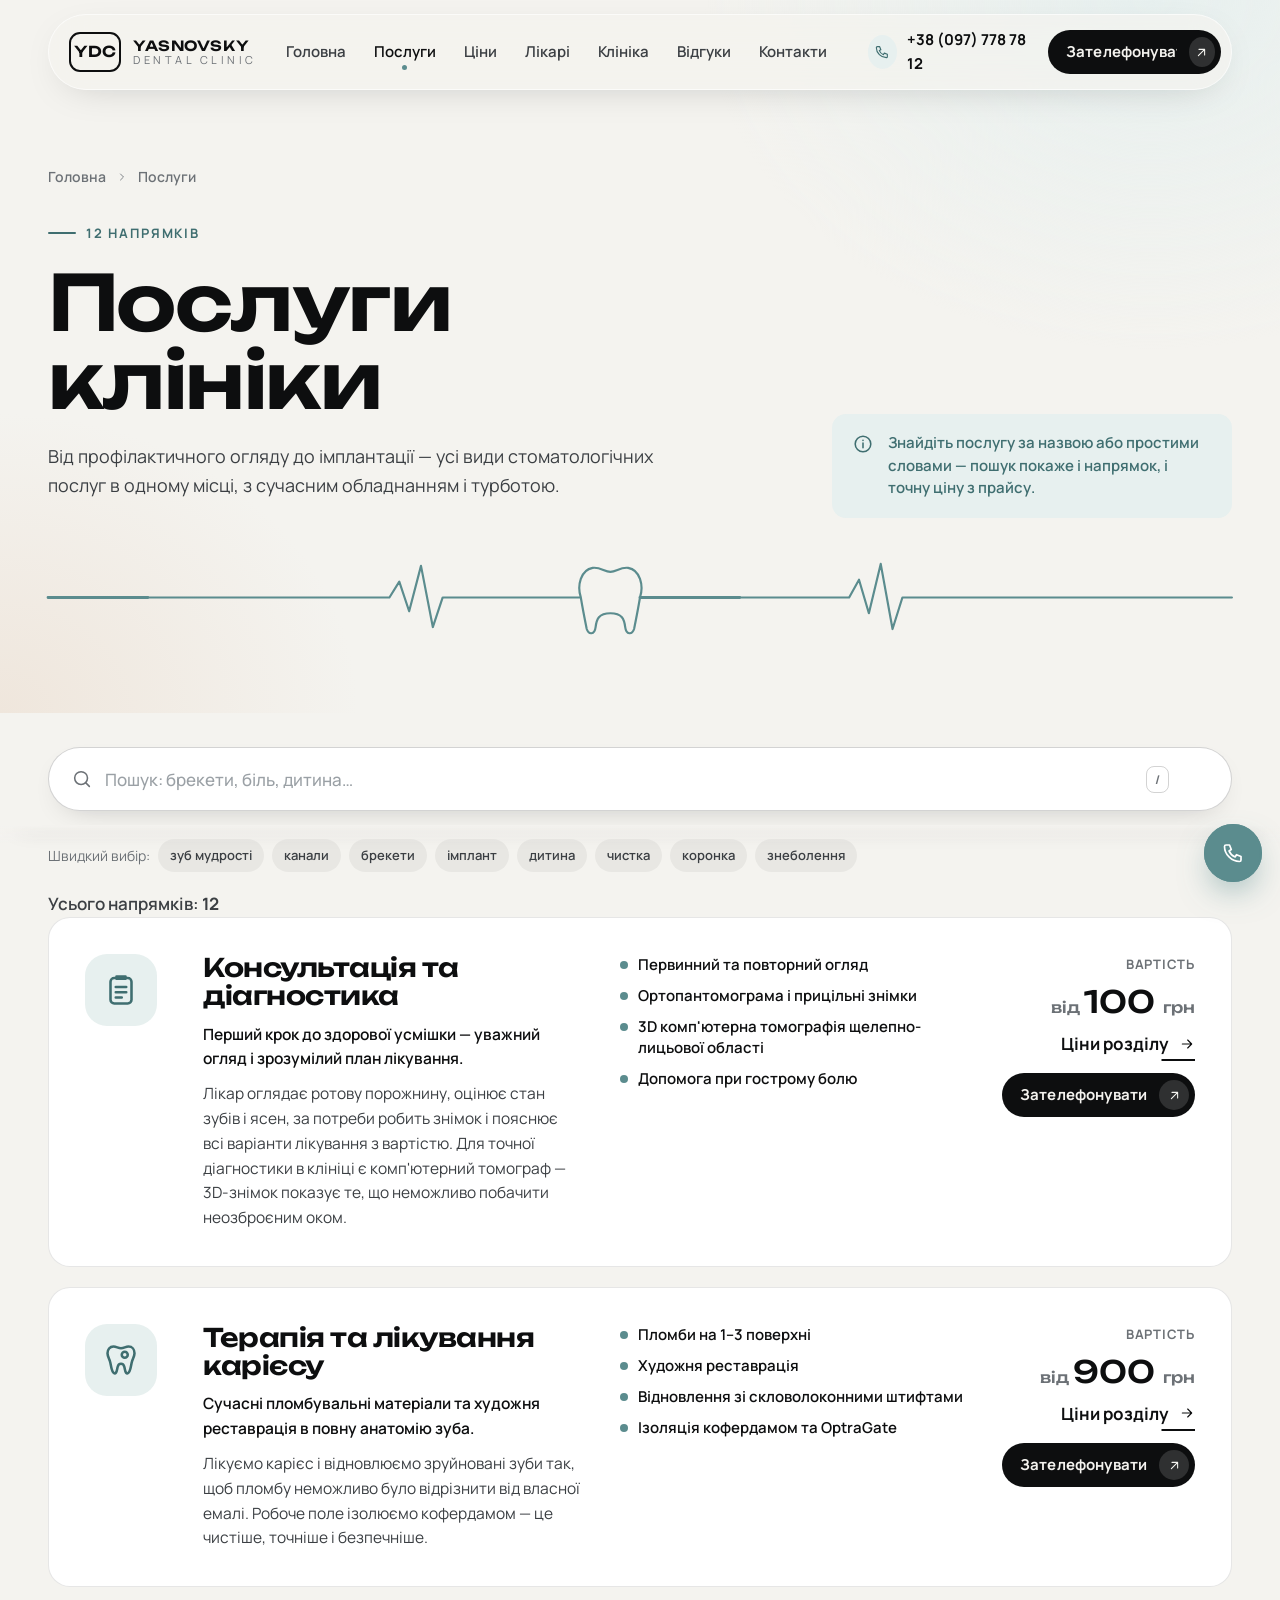
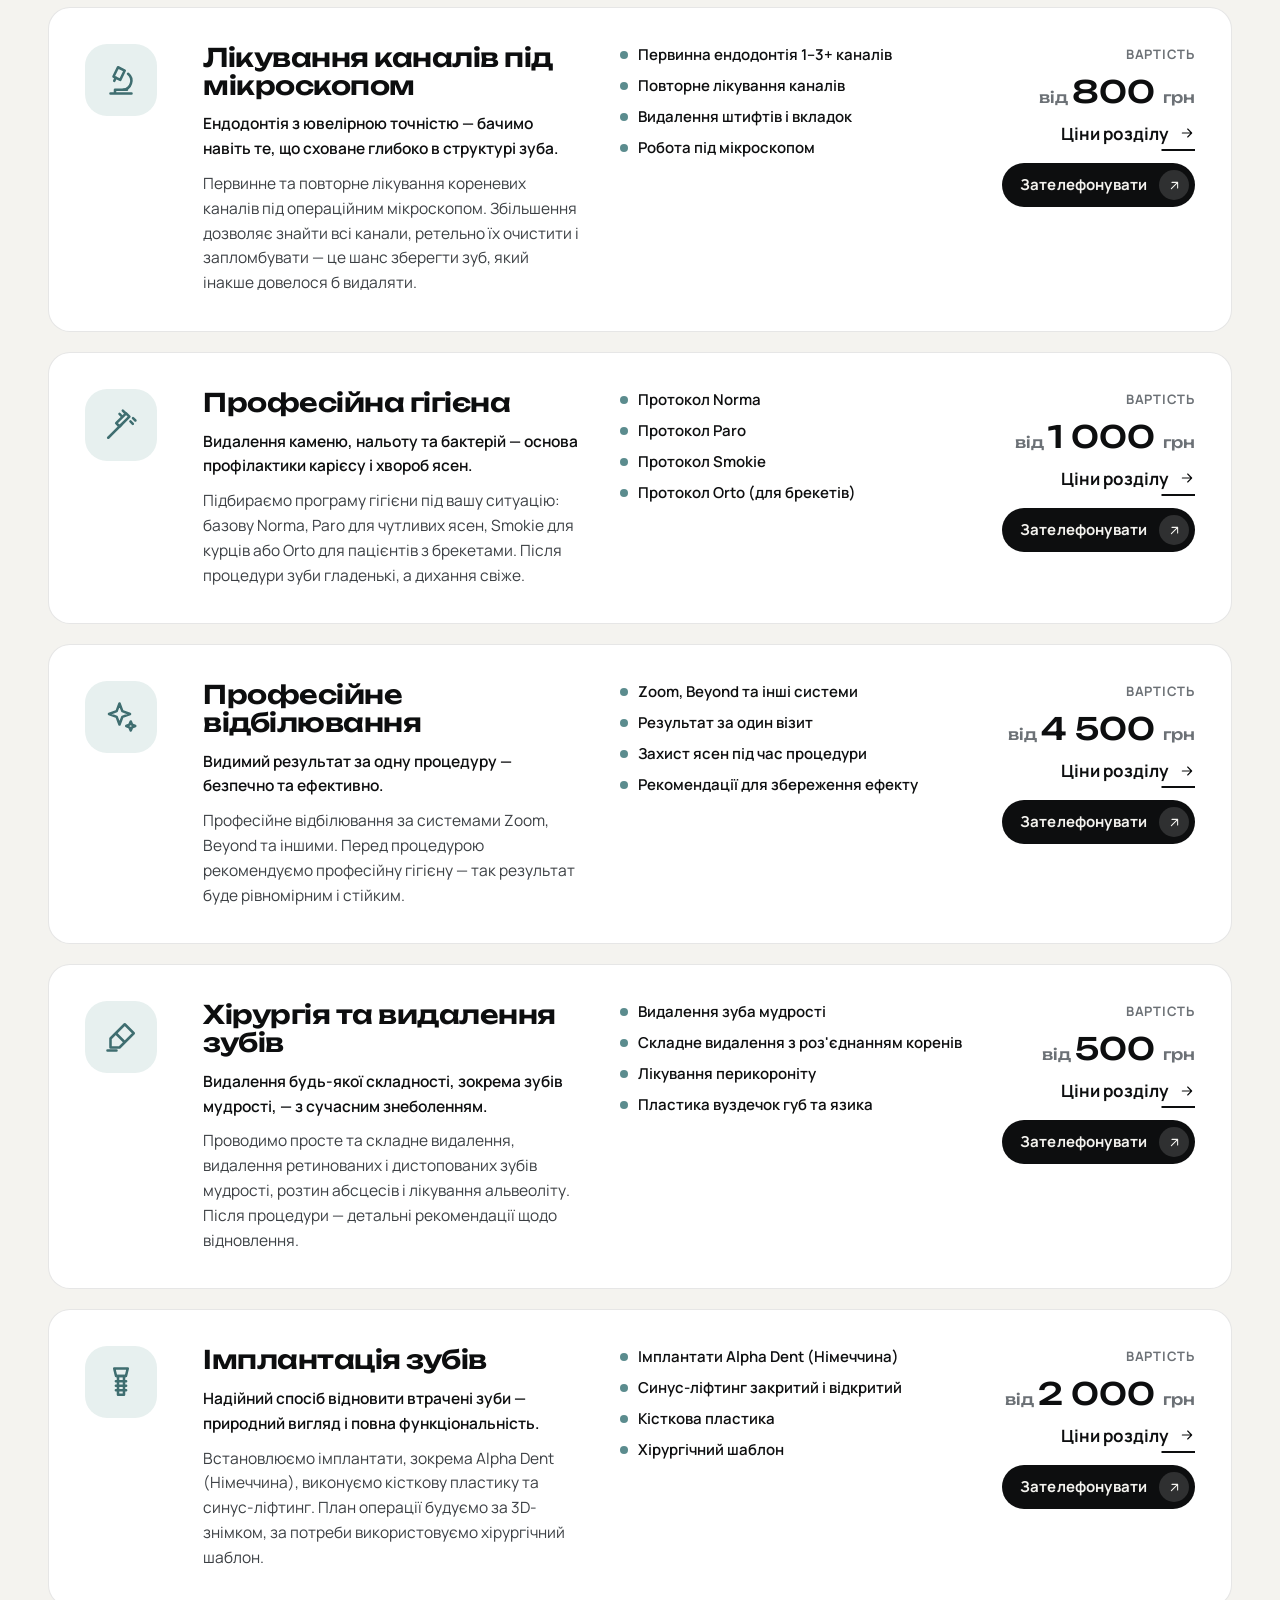
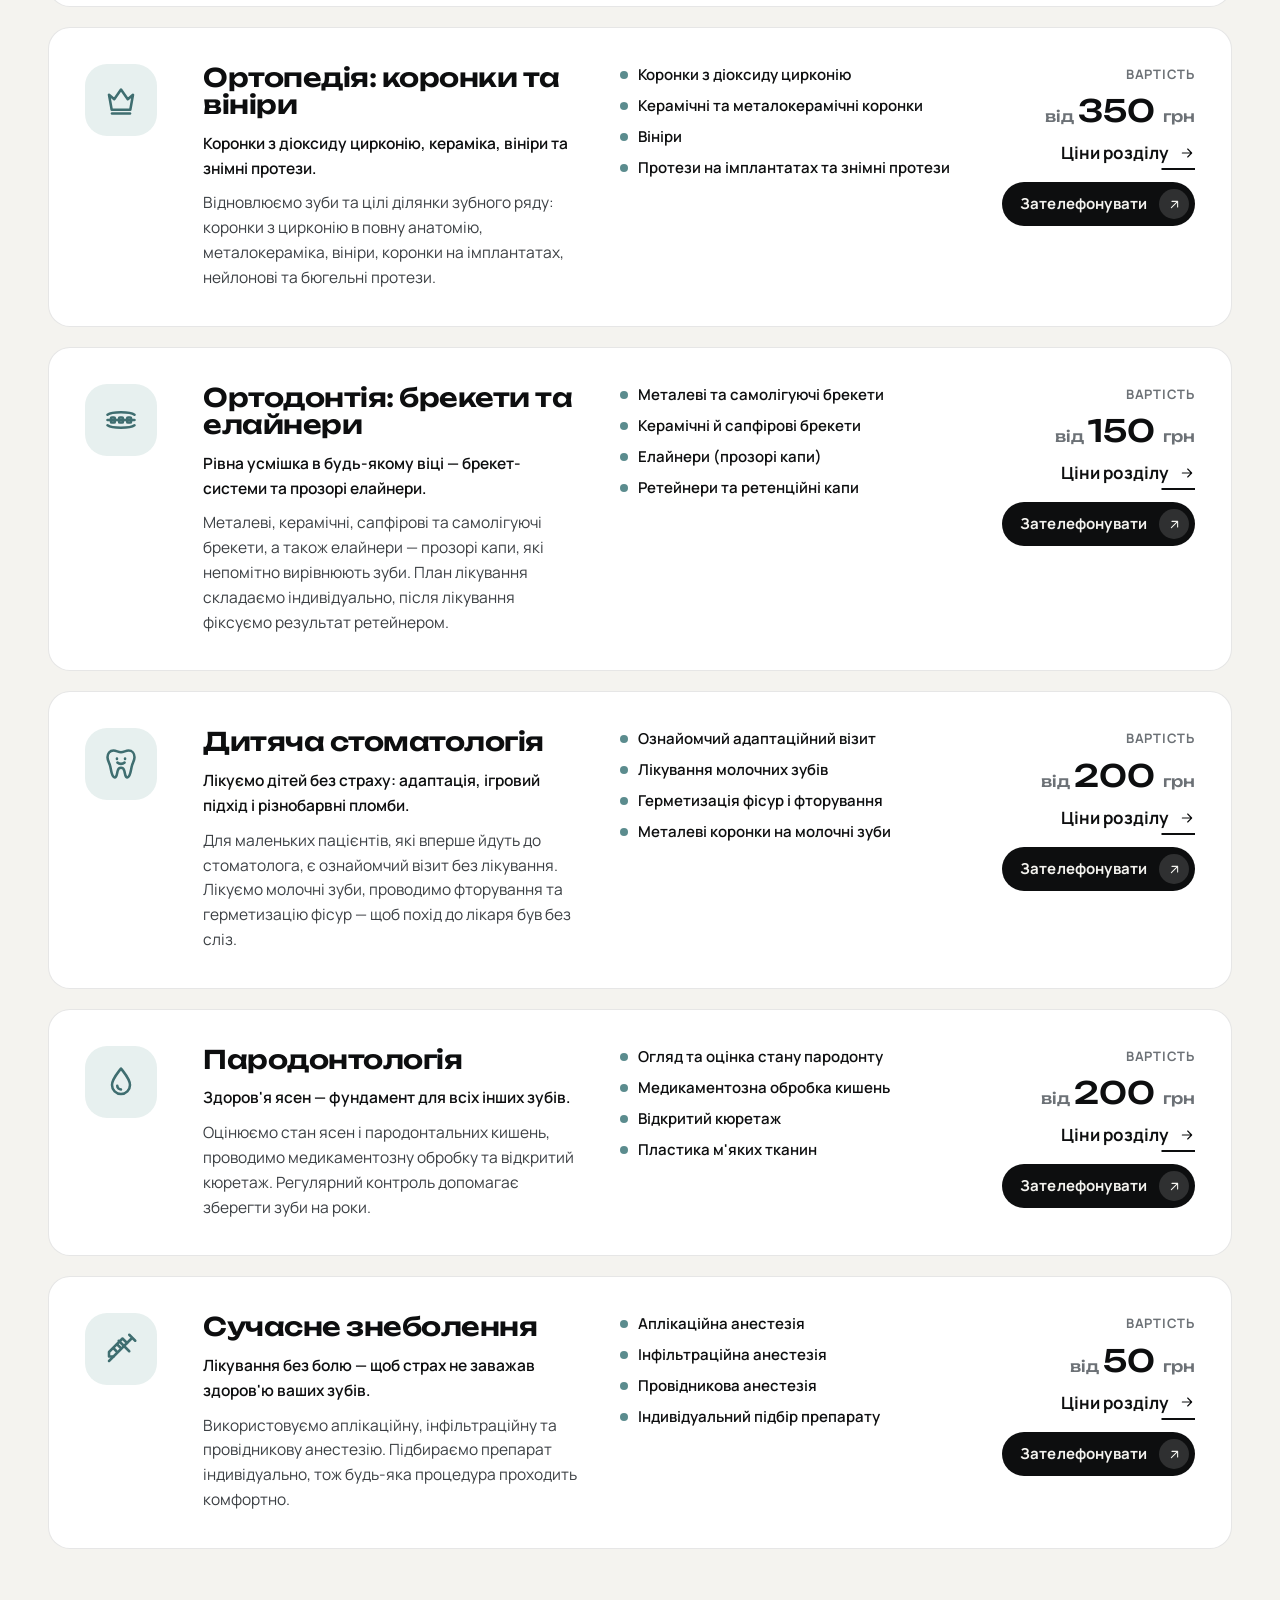
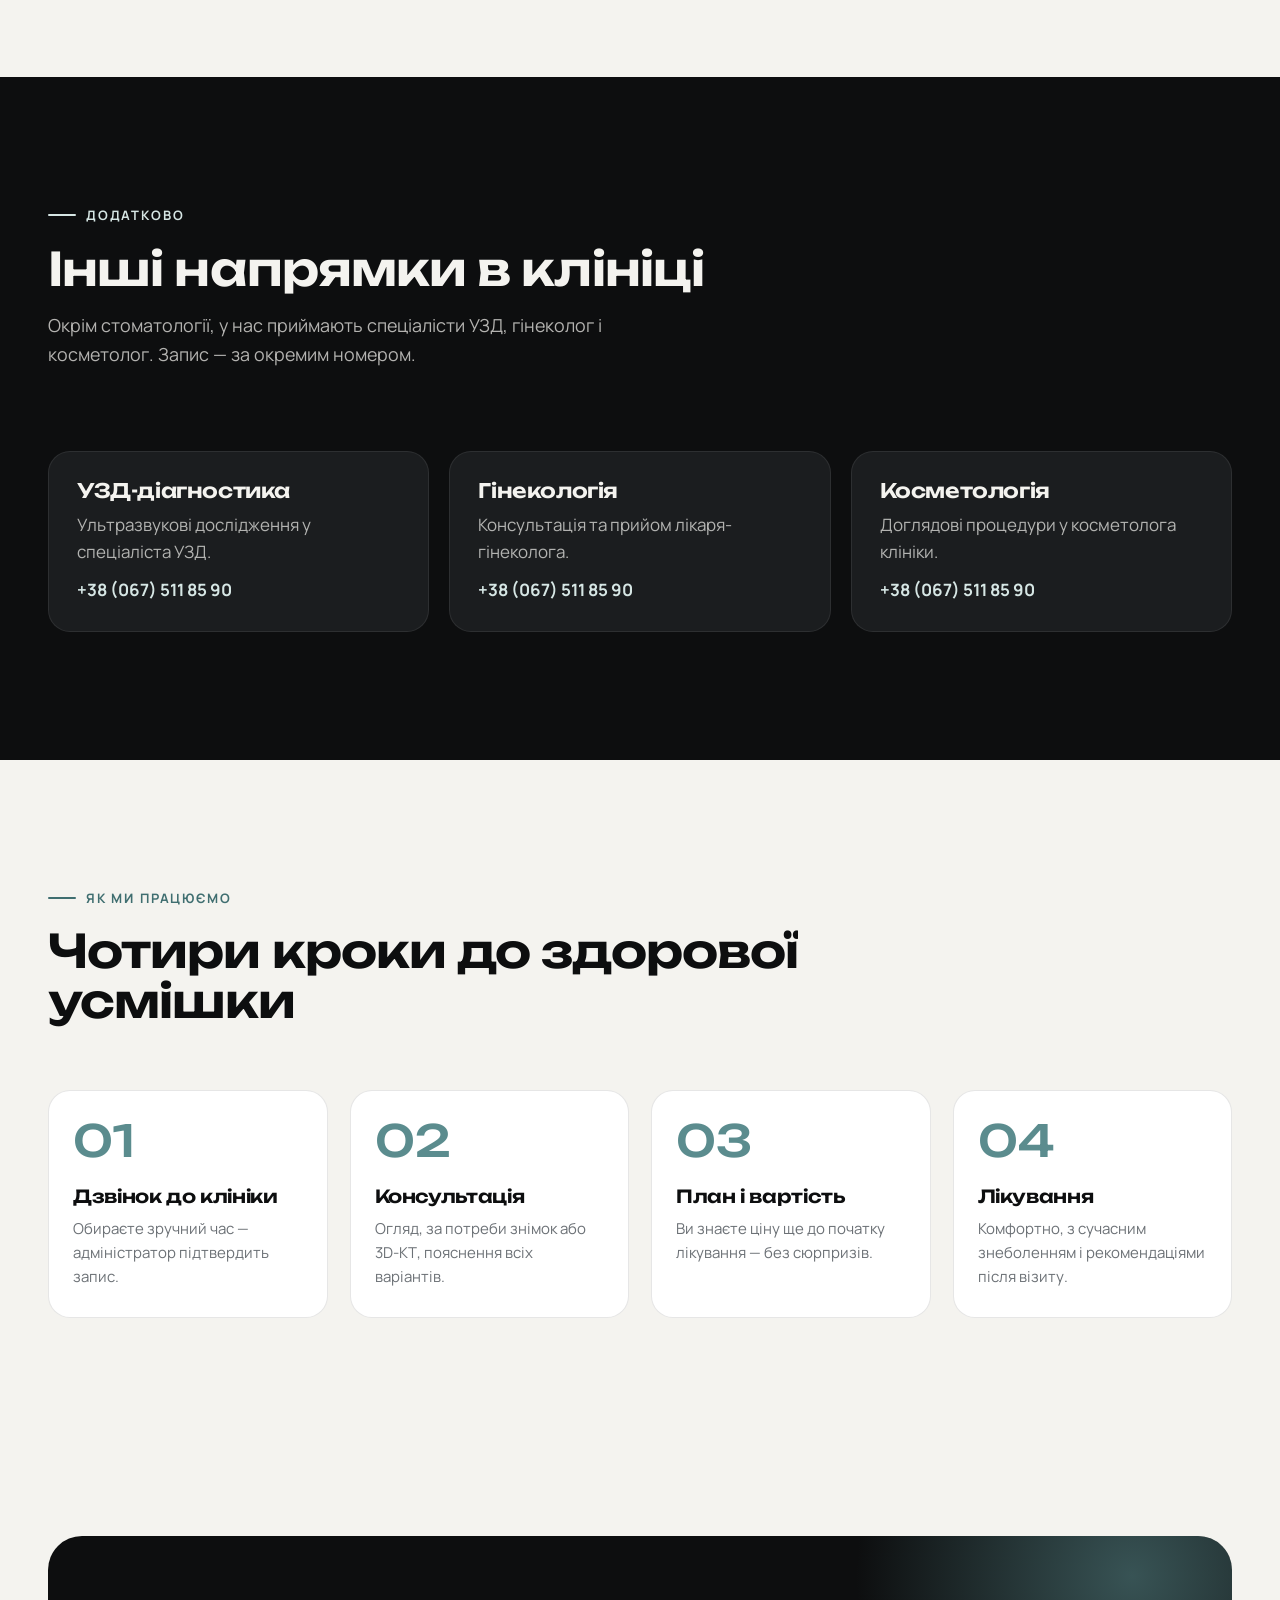
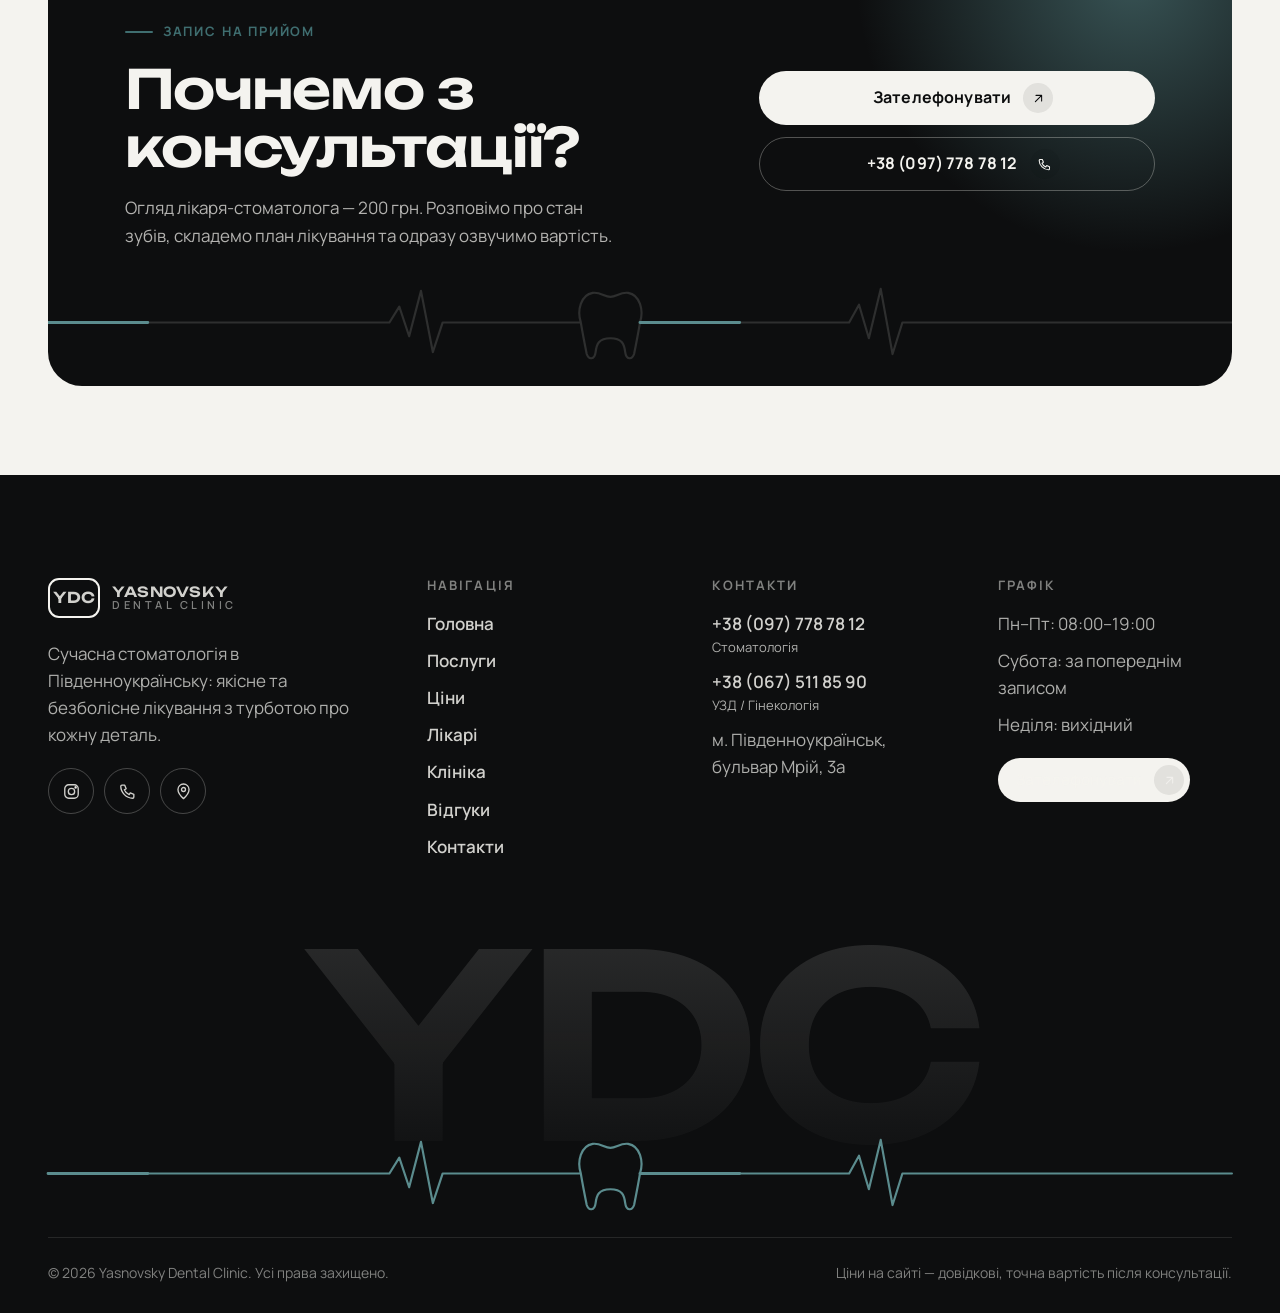
<file: poslugy.html>
<!doctype html>
<html lang="uk" class="no-js">
<head>
<script src="site-safety.js"></script>
<meta charset="utf-8">
<meta name="viewport" content="width=device-width, initial-scale=1, viewport-fit=cover">
<title>Послуги стоматології — Yasnovsky Dental Clinic</title>
<meta name="description" content="Усі напрямки стоматології YDC: терапія, ендодонтія під мікроскопом, імплантація, ортопедія, брекети та елайнери, дитяча стоматологія, гігієна та відбілювання.">
<meta name="robots" content="noindex, nofollow">
<meta name="theme-color" content="#0d0e0f">

<meta property="og:type" content="website">
<meta property="og:locale" content="uk_UA">
<meta property="og:site_name" content="Yasnovsky Dental Clinic">
<meta property="og:title" content="Послуги стоматології — Yasnovsky Dental Clinic">
<meta property="og:description" content="Усі напрямки стоматології YDC: терапія, ендодонтія під мікроскопом, імплантація, ортопедія, брекети та елайнери, дитяча стоматологія, гігієна та відбілювання.">

<meta property="og:image" content="https://konkos-design.github.io/ydc-dental/img/og-image.jpg">
<meta property="og:image:secure_url" content="https://konkos-design.github.io/ydc-dental/img/og-image.jpg">
<meta property="og:image:type" content="image/jpeg">
<meta property="og:image:width" content="1200">
<meta property="og:image:height" content="630">
<meta property="og:image:alt" content="Yasnovsky Dental Clinic — стоматологія в Південноукраїнську">
<meta name="twitter:card" content="summary_large_image">
<meta name="twitter:title" content="Послуги стоматології — Yasnovsky Dental Clinic">
<meta name="twitter:description" content="Усі напрямки стоматології YDC: терапія, ендодонтія під мікроскопом, імплантація, ортопедія, брекети та елайнери, дитяча стоматологія, гігієна та відбілювання.">
<meta name="twitter:image" content="https://konkos-design.github.io/ydc-dental/img/og-image.jpg">
<link rel="icon" href="img/favicon.svg" type="image/svg+xml">
<link rel="icon" href="img/favicon-32.png" sizes="32x32" type="image/png">
<link rel="apple-touch-icon" href="img/apple-touch-icon.png">
<link rel="preload" href="fonts/unbounded-cyrillic.woff2" as="font" type="font/woff2" crossorigin>
<link rel="preload" href="fonts/manrope-cyrillic.woff2" as="font" type="font/woff2" crossorigin>
<link rel="stylesheet" href="css/fonts.css?v=3">
<link rel="stylesheet" href="css/style.css?v=3">
<script>document.documentElement.classList.replace("no-js","js");</script>
<script type="application/ld+json">{"@context": "https://schema.org", "@type": "Dentist", "name": "Yasnovsky Dental Clinic", "telephone": "+380977787812", "address": {"@type": "PostalAddress", "streetAddress": "бульвар Мрій, 3а", "addressLocality": "Південноукраїнськ", "addressRegion": "Миколаївська область", "addressCountry": "UA"}, "openingHours": ["Mo-Fr 08:00-19:00"], "sameAs": ["https://www.instagram.com/y.dental_clinic/"], "url": "https://konkos-design.github.io/ydc-dental/"}</script>
<link rel="canonical" href="https://konkos-design.github.io/ydc-dental/poslugy.html">
<meta property="og:url" content="https://konkos-design.github.io/ydc-dental/poslugy.html">
<link rel="stylesheet" href="site-safety.css">
</head>
<body data-page="poslugy.html">
<div class="scroll-progress" aria-hidden="true"></div>
<header class="header"><div class="container"><div class="header__bar">
<a class="logo" href="index.html" aria-label="Yasnovsky Dental Clinic — на головну"><span class="logo__mark">YDC</span><span class="logo__txt"><b>Yasnovsky</b><small>Dental clinic</small></span></a>
<nav class="nav" aria-label="Головне меню"><a href="index.html">Головна</a><a href="poslugy.html" class="is-active" aria-current="page">Послуги</a><a href="tsiny.html">Ціни</a><a href="likari.html">Лікарі</a><a href="klinika.html">Клініка</a><a href="vidhuky.html">Відгуки</a><a href="kontakty.html">Контакти</a></nav>
<div class="header__actions">
<a class="header__phone" href="tel:+380977787812"><i><svg viewBox="0 0 24 24" fill="none" stroke="currentColor" stroke-width="1.7" stroke-linecap="round" stroke-linejoin="round" aria-hidden="true"><path d="M5 4h3.5l1.8 4.5-2.3 1.4a11 11 0 0 0 6.1 6.1l1.4-2.3L20 15.5V19a1.5 1.5 0 0 1-1.5 1.5C10.6 20.5 3.5 13.4 3.5 5.5A1.5 1.5 0 0 1 5 4z"/></svg></i><span>+38 (097) 778 78 12</span></a>
<a class="btn btn--sm" data-magnetic href="tel:+380977787812"><span class="btn__txt"><span>Зателефонувати</span><span aria-hidden="true">Зателефонувати</span></span><span class="btn__ico"><svg viewBox="0 0 24 24" fill="none" stroke="currentColor" stroke-width="1.7" stroke-linecap="round" stroke-linejoin="round" aria-hidden="true"><path d="M7 17L17 7M8 7h9v9"/></svg></span></a>
<button class="burger" aria-label="Меню" aria-expanded="false"><span></span><span></span><span></span></button>
</div></div></div></header>
<div class="mmenu" aria-label="Мобільне меню"><nav class="mmenu__nav"><a href="index.html"><small>01</small>Головна</a><a href="poslugy.html" class="is-active"><small>02</small>Послуги</a><a href="tsiny.html"><small>03</small>Ціни</a><a href="likari.html"><small>04</small>Лікарі</a><a href="klinika.html"><small>05</small>Клініка</a><a href="vidhuky.html"><small>06</small>Відгуки</a><a href="kontakty.html"><small>07</small>Контакти</a></nav>
<div class="mmenu__foot"><a class="tel" href="tel:+380977787812">+38 (097) 778 78 12</a><p>м. Південноукраїнськ, бульвар Мрій, 3а</p><p>Пн–Пт 08:00–19:00 · Сб за записом</p><a class="btn btn--light" data-magnetic href="tel:+380977787812"><span class="btn__txt"><span>Зателефонувати</span><span aria-hidden="true">Зателефонувати</span></span><span class="btn__ico"><svg viewBox="0 0 24 24" fill="none" stroke="currentColor" stroke-width="1.7" stroke-linecap="round" stroke-linejoin="round" aria-hidden="true"><path d="M7 17L17 7M8 7h9v9"/></svg></span></a></div></div>
<main><section class="page-hero"><div class="container">
<nav class="crumbs" aria-label="Навігаційний ланцюжок" data-reveal="fade"><a href="index.html">Головна</a><svg viewBox="0 0 24 24" fill="none" stroke="currentColor" stroke-width="1.7" stroke-linecap="round" stroke-linejoin="round" aria-hidden="true"><path d="M9 6l6 6-6 6"/></svg><span>Послуги</span></nav>
<div class="page-hero__grid"><div><span class="eyebrow" data-reveal>12 напрямків</span><h1 data-split style="margin-top:20px">Послуги клініки</h1><p class="lead" data-reveal style="--d:.2s">Від профілактичного огляду до імплантації — усі види стоматологічних послуг в одному місці, з сучасним обладнанням і турботою.</p></div><div data-reveal style="--d:.3s"><div class="note"><svg viewBox="0 0 24 24" fill="none" stroke="currentColor" stroke-width="1.7" stroke-linecap="round" stroke-linejoin="round" aria-hidden="true"><circle cx="12" cy="12" r="8.5"/><path d="M12 11v5M12 8v.2"/></svg><span>Знайдіть послугу за назвою або простими словами — пошук покаже і напрямок, і точну ціну з прайсу.</span></div></div></div>
<svg class="ecg page-hero__ecg" data-draw viewBox="0 0 1200 80" preserveAspectRatio="xMidYMid meet" aria-hidden="true"><path class="ecg__line" pathLength="1" d="M0 40 H330 L346 40 L356 24 L366 54 L378 8 L390 70 L400 40 H540 C542 52 544 62 546 72 C548 78 554 78 555 70 C556 62 558 56 570 56 C582 56 584 62 585 70 C586 78 592 78 594 72 C596 62 598 52 600 40 C604 28 600 12 588 10 C580 9 576 14 570 14 C564 14 560 9 552 10 C540 12 536 28 540 40 M600 40 H800 L812 40 L822 22 L832 56 L844 6 L856 72 L866 40 H1200"/><path class="ecg__pulse" pathLength="1" d="M0 40 H330 L346 40 L356 24 L366 54 L378 8 L390 70 L400 40 H540 C542 52 544 62 546 72 C548 78 554 78 555 70 C556 62 558 56 570 56 C582 56 584 62 585 70 C586 78 592 78 594 72 C596 62 598 52 600 40 C604 28 600 12 588 10 C580 9 576 14 570 14 C564 14 560 9 552 10 C540 12 536 28 540 40 M600 40 H800 L812 40 L822 22 L832 56 L844 6 L856 72 L866 40 H1200"/></svg>
</div></section><section class="section" style="padding-top:20px"><div class="container">
<div class="price-top"><form role="search" onsubmit="return false"><label class="search"><span class="sr-only">Пошук послуги</span><svg viewBox="0 0 24 24" fill="none" stroke="currentColor" stroke-width="1.7" stroke-linecap="round" stroke-linejoin="round" aria-hidden="true"><circle cx="11" cy="11" r="7"/><path d="M20 20l-3.8-3.8"/></svg><input id="svc-search" type="search" placeholder="Пошук: брекети, біль, дитина…" autocomplete="off"><span class="search__kbd">/</span><button class="search__clear" type="button" aria-label="Очистити"><svg viewBox="0 0 24 24" fill="none" stroke="currentColor" stroke-width="1.7" stroke-linecap="round" stroke-linejoin="round" aria-hidden="true"><path d="M6 6l12 12M18 6L6 18"/></svg></button></label></form>
</div>
<div class="search-hints"><span>Швидкий вибір:</span><button type="button" data-hint="зуб мудрості">зуб мудрості</button><button type="button" data-hint="канали">канали</button><button type="button" data-hint="брекети">брекети</button><button type="button" data-hint="імплант">імплант</button><button type="button" data-hint="дитина">дитина</button><button type="button" data-hint="чистка">чистка</button><button type="button" data-hint="коронка">коронка</button><button type="button" data-hint="знеболення">знеболення</button></div>
<p class="search-meta" id="svc-meta" aria-live="polite"></p>
<div id="svc-prices" class="qsearch__res" style="display:none;margin:10px 0 26px"></div>
<div class="svc-list" id="svc-list"><article class="svc-row" id="diagnostyka" data-text="Консультація та діагностика Перший крок до здорової усмішки — уважний огляд і зрозумілий план лікування. Лікар оглядає ротову порожнину, оцінює стан зубів і ясен, за потреби робить знімок і пояснює всі варіанти лікування з вартістю. Для точної діагностики в клініці є комп&#x27;ютерний томограф — 3D-знімок показує те, що неможливо побачити неозброєним оком. Первинний та повторний огляд Ортопантомограма і прицільні знімки 3D комп&#x27;ютерна томографія щелепно-лицьової області Допомога при гострому болю огляд консультація кт томограф рентген знімок діагностика біль Консультаційні прийоми Рентгенологічна діагностика" data-reveal style="--d:0.00s">
<div class="svc-row__ico"><svg viewBox="0 0 24 24" fill="none" stroke="currentColor" stroke-width="1.7" stroke-linecap="round" stroke-linejoin="round" aria-hidden="true"><rect x="5" y="4" width="14" height="17" rx="2.5"/><path d="M9 4V3h6v1M9 4.5h6M8.5 10h7M8.5 13.5h7M8.5 17h4"/></svg></div>
<div><h3>Консультація та діагностика</h3><p class="svc-row__lead">Перший крок до здорової усмішки — уважний огляд і зрозумілий план лікування.</p><p>Лікар оглядає ротову порожнину, оцінює стан зубів і ясен, за потреби робить знімок і пояснює всі варіанти лікування з вартістю. Для точної діагностики в клініці є комп'ютерний томограф — 3D-знімок показує те, що неможливо побачити неозброєним оком.</p></div>
<ul><li>Первинний та повторний огляд</li><li>Ортопантомограма і прицільні знімки</li><li>3D комп'ютерна томографія щелепно-лицьової області</li><li>Допомога при гострому болю</li></ul>
<div class="svc-row__side"><span class="svc-row__from">Вартість</span><span class="svc-row__price"><small>від </small>100 <small>грн</small></span>
<a class="link-arrow" href="tsiny.html?cat=0">Ціни розділу <svg viewBox="0 0 24 24" fill="none" stroke="currentColor" stroke-width="1.7" stroke-linecap="round" stroke-linejoin="round" aria-hidden="true"><path d="M5 12h14M13 6l6 6-6 6"/></svg></a><a class="btn btn--sm" data-magnetic href="tel:+380977787812"><span class="btn__txt"><span>Зателефонувати</span><span aria-hidden="true">Зателефонувати</span></span><span class="btn__ico"><svg viewBox="0 0 24 24" fill="none" stroke="currentColor" stroke-width="1.7" stroke-linecap="round" stroke-linejoin="round" aria-hidden="true"><path d="M7 17L17 7M8 7h9v9"/></svg></span></a></div>
</article><article class="svc-row" id="terapiya" data-text="Терапія та лікування карієсу Сучасні пломбувальні матеріали та художня реставрація в повну анатомію зуба. Лікуємо карієс і відновлюємо зруйновані зуби так, щоб пломбу неможливо було відрізнити від власної емалі. Робоче поле ізолюємо кофердамом — це чистіше, точніше і безпечніше. Пломби на 1–3 поверхні Художня реставрація Відновлення зі скловолоконними штифтами Ізоляція кофердамом та OptraGate карієс пломба реставрація лікування зубів терапевт Доросла терапія" data-reveal style="--d:0.06s">
<div class="svc-row__ico"><svg viewBox="0 0 24 24" fill="none" stroke="currentColor" stroke-width="1.7" stroke-linecap="round" stroke-linejoin="round" aria-hidden="true"><path d="M7 3C4.5 3 3 5 3 7.5c0 2 1 3.4 1.6 5.3.5 1.6.7 3.4 1.2 5.2.4 1.4.9 3 2 3 1.4 0 1.5-2.6 1.9-4.2.3-1.3.8-2.3 2.3-2.3s2 1 2.3 2.3c.4 1.6.5 4.2 1.9 4.2 1.1 0 1.6-1.6 2-3 .5-1.8.7-3.6 1.2-5.2.6-1.9 1.6-3.3 1.6-5.3C21 5 19.5 3 17 3c-2 0-3 1.2-5 1.2S9 3 7 3z"/><circle cx="14.5" cy="8.5" r="2"/></svg></div>
<div><h3>Терапія та лікування карієсу</h3><p class="svc-row__lead">Сучасні пломбувальні матеріали та художня реставрація в повну анатомію зуба.</p><p>Лікуємо карієс і відновлюємо зруйновані зуби так, щоб пломбу неможливо було відрізнити від власної емалі. Робоче поле ізолюємо кофердамом — це чистіше, точніше і безпечніше.</p></div>
<ul><li>Пломби на 1–3 поверхні</li><li>Художня реставрація</li><li>Відновлення зі скловолоконними штифтами</li><li>Ізоляція кофердамом та OptraGate</li></ul>
<div class="svc-row__side"><span class="svc-row__from">Вартість</span><span class="svc-row__price"><small>від </small>900 <small>грн</small></span>
<a class="link-arrow" href="tsiny.html?cat=5">Ціни розділу <svg viewBox="0 0 24 24" fill="none" stroke="currentColor" stroke-width="1.7" stroke-linecap="round" stroke-linejoin="round" aria-hidden="true"><path d="M5 12h14M13 6l6 6-6 6"/></svg></a><a class="btn btn--sm" data-magnetic href="tel:+380977787812"><span class="btn__txt"><span>Зателефонувати</span><span aria-hidden="true">Зателефонувати</span></span><span class="btn__ico"><svg viewBox="0 0 24 24" fill="none" stroke="currentColor" stroke-width="1.7" stroke-linecap="round" stroke-linejoin="round" aria-hidden="true"><path d="M7 17L17 7M8 7h9v9"/></svg></span></a></div>
</article><article class="svc-row" id="endodontiya" data-text="Лікування каналів під мікроскопом Ендодонтія з ювелірною точністю — бачимо навіть те, що сховане глибоко в структурі зуба. Первинне та повторне лікування кореневих каналів під операційним мікроскопом. Збільшення дозволяє знайти всі канали, ретельно їх очистити і запломбувати — це шанс зберегти зуб, який інакше довелося б видаляти. Первинна ендодонтія 1–3+ каналів Повторне лікування каналів Видалення штифтів і вкладок Робота під мікроскопом канал ендодонтія мікроскоп пульпіт нерв Доросла терапія" data-reveal style="--d:0.12s">
<div class="svc-row__ico"><svg viewBox="0 0 24 24" fill="none" stroke="currentColor" stroke-width="1.7" stroke-linecap="round" stroke-linejoin="round" aria-hidden="true"><path d="M5 21h14M8 21v-2.5h8M10 3.5l4.5 2.2-3 6.2L7 9.7z"/><path d="M8.5 10.5L7.5 12.6M13.5 18.5a6 6 0 0 0 3.2-10.6"/></svg></div>
<div><h3>Лікування каналів під мікроскопом</h3><p class="svc-row__lead">Ендодонтія з ювелірною точністю — бачимо навіть те, що сховане глибоко в структурі зуба.</p><p>Первинне та повторне лікування кореневих каналів під операційним мікроскопом. Збільшення дозволяє знайти всі канали, ретельно їх очистити і запломбувати — це шанс зберегти зуб, який інакше довелося б видаляти.</p></div>
<ul><li>Первинна ендодонтія 1–3+ каналів</li><li>Повторне лікування каналів</li><li>Видалення штифтів і вкладок</li><li>Робота під мікроскопом</li></ul>
<div class="svc-row__side"><span class="svc-row__from">Вартість</span><span class="svc-row__price"><small>від </small>800 <small>грн</small></span>
<a class="link-arrow" href="tsiny.html?cat=5">Ціни розділу <svg viewBox="0 0 24 24" fill="none" stroke="currentColor" stroke-width="1.7" stroke-linecap="round" stroke-linejoin="round" aria-hidden="true"><path d="M5 12h14M13 6l6 6-6 6"/></svg></a><a class="btn btn--sm" data-magnetic href="tel:+380977787812"><span class="btn__txt"><span>Зателефонувати</span><span aria-hidden="true">Зателефонувати</span></span><span class="btn__ico"><svg viewBox="0 0 24 24" fill="none" stroke="currentColor" stroke-width="1.7" stroke-linecap="round" stroke-linejoin="round" aria-hidden="true"><path d="M7 17L17 7M8 7h9v9"/></svg></span></a></div>
</article><article class="svc-row" id="gigiyena" data-text="Професійна гігієна Видалення каменю, нальоту та бактерій — основа профілактики карієсу і хвороб ясен. Підбираємо програму гігієни під вашу ситуацію: базову Norma, Paro для чутливих ясен, Smokie для курців або Orto для пацієнтів з брекетами. Після процедури зуби гладенькі, а дихання свіже. Протокол Norma Протокол Paro Протокол Smokie Протокол Orto (для брекетів) чистка гігієна камінь наліт ультразвук профілактика Гігієна" data-reveal style="--d:0.00s">
<div class="svc-row__ico"><svg viewBox="0 0 24 24" fill="none" stroke="currentColor" stroke-width="1.7" stroke-linecap="round" stroke-linejoin="round" aria-hidden="true"><path d="M3.5 20.5l8.5-8.5"/><path d="M11 13l-2.2-2.2 6.6-6.6 2.2 2.2z"/><path d="M12.6 6.2L11 4.6M14.8 4l-1.6-1.6M18.3 9.6l1.6 1.6M20 7.4l1.6 1.6"/></svg></div>
<div><h3>Професійна гігієна</h3><p class="svc-row__lead">Видалення каменю, нальоту та бактерій — основа профілактики карієсу і хвороб ясен.</p><p>Підбираємо програму гігієни під вашу ситуацію: базову Norma, Paro для чутливих ясен, Smokie для курців або Orto для пацієнтів з брекетами. Після процедури зуби гладенькі, а дихання свіже.</p></div>
<ul><li>Протокол Norma</li><li>Протокол Paro</li><li>Протокол Smokie</li><li>Протокол Orto (для брекетів)</li></ul>
<div class="svc-row__side"><span class="svc-row__from">Вартість</span><span class="svc-row__price"><small>від </small>1 000 <small>грн</small></span>
<a class="link-arrow" href="tsiny.html?cat=3">Ціни розділу <svg viewBox="0 0 24 24" fill="none" stroke="currentColor" stroke-width="1.7" stroke-linecap="round" stroke-linejoin="round" aria-hidden="true"><path d="M5 12h14M13 6l6 6-6 6"/></svg></a><a class="btn btn--sm" data-magnetic href="tel:+380977787812"><span class="btn__txt"><span>Зателефонувати</span><span aria-hidden="true">Зателефонувати</span></span><span class="btn__ico"><svg viewBox="0 0 24 24" fill="none" stroke="currentColor" stroke-width="1.7" stroke-linecap="round" stroke-linejoin="round" aria-hidden="true"><path d="M7 17L17 7M8 7h9v9"/></svg></span></a></div>
</article><article class="svc-row" id="vidbilyuvannya" data-text="Професійне відбілювання Видимий результат за одну процедуру — безпечно та ефективно. Професійне відбілювання за системами Zoom, Beyond та іншими. Перед процедурою рекомендуємо професійну гігієну — так результат буде рівномірним і стійким. Zoom, Beyond та інші системи Результат за один візит Захист ясен під час процедури Рекомендації для збереження ефекту відбілювання білі зуби zoom beyond естетика Відбілювання" data-reveal style="--d:0.06s">
<div class="svc-row__ico"><svg viewBox="0 0 24 24" fill="none" stroke="currentColor" stroke-width="1.7" stroke-linecap="round" stroke-linejoin="round" aria-hidden="true"><path d="M11 3l1.9 5.1L18 10l-5.1 1.9L11 17l-1.9-5.1L4 10l5.1-1.9z"/><path d="M18.5 15l.9 2.1 2.1.9-2.1.9-.9 2.1-.9-2.1-2.1-.9 2.1-.9z"/></svg></div>
<div><h3>Професійне відбілювання</h3><p class="svc-row__lead">Видимий результат за одну процедуру — безпечно та ефективно.</p><p>Професійне відбілювання за системами Zoom, Beyond та іншими. Перед процедурою рекомендуємо професійну гігієну — так результат буде рівномірним і стійким.</p></div>
<ul><li>Zoom, Beyond та інші системи</li><li>Результат за один візит</li><li>Захист ясен під час процедури</li><li>Рекомендації для збереження ефекту</li></ul>
<div class="svc-row__side"><span class="svc-row__from">Вартість</span><span class="svc-row__price"><small>від </small>4 500 <small>грн</small></span>
<a class="link-arrow" href="tsiny.html?cat=11">Ціни розділу <svg viewBox="0 0 24 24" fill="none" stroke="currentColor" stroke-width="1.7" stroke-linecap="round" stroke-linejoin="round" aria-hidden="true"><path d="M5 12h14M13 6l6 6-6 6"/></svg></a><a class="btn btn--sm" data-magnetic href="tel:+380977787812"><span class="btn__txt"><span>Зателефонувати</span><span aria-hidden="true">Зателефонувати</span></span><span class="btn__ico"><svg viewBox="0 0 24 24" fill="none" stroke="currentColor" stroke-width="1.7" stroke-linecap="round" stroke-linejoin="round" aria-hidden="true"><path d="M7 17L17 7M8 7h9v9"/></svg></span></a></div>
</article><article class="svc-row" id="khirurhiya" data-text="Хірургія та видалення зубів Видалення будь-якої складності, зокрема зубів мудрості, — з сучасним знеболенням. Проводимо просте та складне видалення, видалення ретинованих і дистопованих зубів мудрості, розтин абсцесів і лікування альвеоліту. Після процедури — детальні рекомендації щодо відновлення. Видалення зуба мудрості Складне видалення з роз&#x27;єднанням коренів Лікування перикороніту Пластика вуздечок губ та язика видалення зуб мудрості хірург вісімка абсцес вуздечка Хірургія зубів і супутні операції Операції на м&#x27;яких тканинах, хірургічна пародонтологія" data-reveal style="--d:0.12s">
<div class="svc-row__ico"><svg viewBox="0 0 24 24" fill="none" stroke="currentColor" stroke-width="1.7" stroke-linecap="round" stroke-linejoin="round" aria-hidden="true"><path d="M14.5 3.5l6 6-9.5 9.5H5v-6z"/><path d="M9 10l5 5M3 21h6"/></svg></div>
<div><h3>Хірургія та видалення зубів</h3><p class="svc-row__lead">Видалення будь-якої складності, зокрема зубів мудрості, — з сучасним знеболенням.</p><p>Проводимо просте та складне видалення, видалення ретинованих і дистопованих зубів мудрості, розтин абсцесів і лікування альвеоліту. Після процедури — детальні рекомендації щодо відновлення.</p></div>
<ul><li>Видалення зуба мудрості</li><li>Складне видалення з роз'єднанням коренів</li><li>Лікування перикороніту</li><li>Пластика вуздечок губ та язика</li></ul>
<div class="svc-row__side"><span class="svc-row__from">Вартість</span><span class="svc-row__price"><small>від </small>500 <small>грн</small></span>
<a class="link-arrow" href="tsiny.html?cat=6">Ціни розділу <svg viewBox="0 0 24 24" fill="none" stroke="currentColor" stroke-width="1.7" stroke-linecap="round" stroke-linejoin="round" aria-hidden="true"><path d="M5 12h14M13 6l6 6-6 6"/></svg></a><a class="btn btn--sm" data-magnetic href="tel:+380977787812"><span class="btn__txt"><span>Зателефонувати</span><span aria-hidden="true">Зателефонувати</span></span><span class="btn__ico"><svg viewBox="0 0 24 24" fill="none" stroke="currentColor" stroke-width="1.7" stroke-linecap="round" stroke-linejoin="round" aria-hidden="true"><path d="M7 17L17 7M8 7h9v9"/></svg></span></a></div>
</article><article class="svc-row" id="implantatsiya" data-text="Імплантація зубів Надійний спосіб відновити втрачені зуби — природний вигляд і повна функціональність. Встановлюємо імплантати, зокрема Alpha Dent (Німеччина), виконуємо кісткову пластику та синус-ліфтинг. План операції будуємо за 3D-знімком, за потреби використовуємо хірургічний шаблон. Імплантати Alpha Dent (Німеччина) Синус-ліфтинг закритий і відкритий Кісткова пластика Хірургічний шаблон імплант імплантація alpha dent синус кісткова пластика Імплантація і супутні операції" data-reveal style="--d:0.00s">
<div class="svc-row__ico"><svg viewBox="0 0 24 24" fill="none" stroke="currentColor" stroke-width="1.7" stroke-linecap="round" stroke-linejoin="round" aria-hidden="true"><path d="M7.5 3h9l-1.2 5H8.7z"/><path d="M9 8h6M10 8v12.5h4V8M8.6 11.5h6.8M8.6 14.5h6.8M8.6 17.5h6.8"/></svg></div>
<div><h3>Імплантація зубів</h3><p class="svc-row__lead">Надійний спосіб відновити втрачені зуби — природний вигляд і повна функціональність.</p><p>Встановлюємо імплантати, зокрема Alpha Dent (Німеччина), виконуємо кісткову пластику та синус-ліфтинг. План операції будуємо за 3D-знімком, за потреби використовуємо хірургічний шаблон.</p></div>
<ul><li>Імплантати Alpha Dent (Німеччина)</li><li>Синус-ліфтинг закритий і відкритий</li><li>Кісткова пластика</li><li>Хірургічний шаблон</li></ul>
<div class="svc-row__side"><span class="svc-row__from">Вартість</span><span class="svc-row__price"><small>від </small>2 000 <small>грн</small></span>
<a class="link-arrow" href="tsiny.html?cat=7">Ціни розділу <svg viewBox="0 0 24 24" fill="none" stroke="currentColor" stroke-width="1.7" stroke-linecap="round" stroke-linejoin="round" aria-hidden="true"><path d="M5 12h14M13 6l6 6-6 6"/></svg></a><a class="btn btn--sm" data-magnetic href="tel:+380977787812"><span class="btn__txt"><span>Зателефонувати</span><span aria-hidden="true">Зателефонувати</span></span><span class="btn__ico"><svg viewBox="0 0 24 24" fill="none" stroke="currentColor" stroke-width="1.7" stroke-linecap="round" stroke-linejoin="round" aria-hidden="true"><path d="M7 17L17 7M8 7h9v9"/></svg></span></a></div>
</article><article class="svc-row" id="ortopediya" data-text="Ортопедія: коронки та вініри Коронки з діоксиду цирконію, кераміка, вініри та знімні протези. Відновлюємо зуби та цілі ділянки зубного ряду: коронки з цирконію в повну анатомію, металокераміка, вініри, коронки на імплантатах, нейлонові та бюгельні протези. Коронки з діоксиду цирконію Керамічні та металокерамічні коронки Вініри Протези на імплантатах та знімні протези коронка цирконій вінір протез кераміка ортопед металокераміка Ортопедія" data-reveal style="--d:0.06s">
<div class="svc-row__ico"><svg viewBox="0 0 24 24" fill="none" stroke="currentColor" stroke-width="1.7" stroke-linecap="round" stroke-linejoin="round" aria-hidden="true"><path d="M4 8.5l3.5 3 4.5-6.5 4.5 6.5 3.5-3-1.8 10H5.8z"/><path d="M6 21h12"/></svg></div>
<div><h3>Ортопедія: коронки та вініри</h3><p class="svc-row__lead">Коронки з діоксиду цирконію, кераміка, вініри та знімні протези.</p><p>Відновлюємо зуби та цілі ділянки зубного ряду: коронки з цирконію в повну анатомію, металокераміка, вініри, коронки на імплантатах, нейлонові та бюгельні протези.</p></div>
<ul><li>Коронки з діоксиду цирконію</li><li>Керамічні та металокерамічні коронки</li><li>Вініри</li><li>Протези на імплантатах та знімні протези</li></ul>
<div class="svc-row__side"><span class="svc-row__from">Вартість</span><span class="svc-row__price"><small>від </small>350 <small>грн</small></span>
<a class="link-arrow" href="tsiny.html?cat=9">Ціни розділу <svg viewBox="0 0 24 24" fill="none" stroke="currentColor" stroke-width="1.7" stroke-linecap="round" stroke-linejoin="round" aria-hidden="true"><path d="M5 12h14M13 6l6 6-6 6"/></svg></a><a class="btn btn--sm" data-magnetic href="tel:+380977787812"><span class="btn__txt"><span>Зателефонувати</span><span aria-hidden="true">Зателефонувати</span></span><span class="btn__ico"><svg viewBox="0 0 24 24" fill="none" stroke="currentColor" stroke-width="1.7" stroke-linecap="round" stroke-linejoin="round" aria-hidden="true"><path d="M7 17L17 7M8 7h9v9"/></svg></span></a></div>
</article><article class="svc-row" id="ortodontiya" data-text="Ортодонтія: брекети та елайнери Рівна усмішка в будь-якому віці — брекет-системи та прозорі елайнери. Металеві, керамічні, сапфірові та самолігуючі брекети, а також елайнери — прозорі капи, які непомітно вирівнюють зуби. План лікування складаємо індивідуально, після лікування фіксуємо результат ретейнером. Металеві та самолігуючі брекети Керамічні й сапфірові брекети Елайнери (прозорі капи) Ретейнери та ретенційні капи брекети елайнери капи ортодонт прикус вирівнювання ретейнер Ортодонтія" data-reveal style="--d:0.12s">
<div class="svc-row__ico"><svg viewBox="0 0 24 24" fill="none" stroke="currentColor" stroke-width="1.7" stroke-linecap="round" stroke-linejoin="round" aria-hidden="true"><path d="M3 8.5c3-2.2 15-2.2 18 0M3 15.5c3 2.2 15 2.2 18 0M3 12h18"/><rect x="5.3" y="10.3" width="2.6" height="3.4" rx=".6"/><rect x="10.7" y="10.3" width="2.6" height="3.4" rx=".6"/><rect x="16.1" y="10.3" width="2.6" height="3.4" rx=".6"/></svg></div>
<div><h3>Ортодонтія: брекети та елайнери</h3><p class="svc-row__lead">Рівна усмішка в будь-якому віці — брекет-системи та прозорі елайнери.</p><p>Металеві, керамічні, сапфірові та самолігуючі брекети, а також елайнери — прозорі капи, які непомітно вирівнюють зуби. План лікування складаємо індивідуально, після лікування фіксуємо результат ретейнером.</p></div>
<ul><li>Металеві та самолігуючі брекети</li><li>Керамічні й сапфірові брекети</li><li>Елайнери (прозорі капи)</li><li>Ретейнери та ретенційні капи</li></ul>
<div class="svc-row__side"><span class="svc-row__from">Вартість</span><span class="svc-row__price"><small>від </small>150 <small>грн</small></span>
<a class="link-arrow" href="tsiny.html?cat=12">Ціни розділу <svg viewBox="0 0 24 24" fill="none" stroke="currentColor" stroke-width="1.7" stroke-linecap="round" stroke-linejoin="round" aria-hidden="true"><path d="M5 12h14M13 6l6 6-6 6"/></svg></a><a class="btn btn--sm" data-magnetic href="tel:+380977787812"><span class="btn__txt"><span>Зателефонувати</span><span aria-hidden="true">Зателефонувати</span></span><span class="btn__ico"><svg viewBox="0 0 24 24" fill="none" stroke="currentColor" stroke-width="1.7" stroke-linecap="round" stroke-linejoin="round" aria-hidden="true"><path d="M7 17L17 7M8 7h9v9"/></svg></span></a></div>
</article><article class="svc-row" id="dytyacha" data-text="Дитяча стоматологія Лікуємо дітей без страху: адаптація, ігровий підхід і різнобарвні пломби. Для маленьких пацієнтів, які вперше йдуть до стоматолога, є ознайомчий візит без лікування. Лікуємо молочні зуби, проводимо фторування та герметизацію фісур — щоб похід до лікаря був без сліз. Ознайомчий адаптаційний візит Лікування молочних зубів Герметизація фісур і фторування Металеві коронки на молочні зуби дитячий діти дитина молочні зуби герметизація фторування Дитяча стоматологія" data-reveal style="--d:0.00s">
<div class="svc-row__ico"><svg viewBox="0 0 24 24" fill="none" stroke="currentColor" stroke-width="1.7" stroke-linecap="round" stroke-linejoin="round" aria-hidden="true"><path d="M7 3C4.5 3 3 5 3 7.5c0 2 1 3.4 1.6 5.3.5 1.6.7 3.4 1.2 5.2.4 1.4.9 3 2 3 1.4 0 1.5-2.6 1.9-4.2.3-1.3.8-2.3 2.3-2.3s2 1 2.3 2.3c.4 1.6.5 4.2 1.9 4.2 1.1 0 1.6-1.6 2-3 .5-1.8.7-3.6 1.2-5.2.6-1.9 1.6-3.3 1.6-5.3C21 5 19.5 3 17 3c-2 0-3 1.2-5 1.2S9 3 7 3z"/><path d="M9.3 8.3v.4M14.7 8.3v.4M9.6 11c1.3 1.2 3.5 1.2 4.8 0"/></svg></div>
<div><h3>Дитяча стоматологія</h3><p class="svc-row__lead">Лікуємо дітей без страху: адаптація, ігровий підхід і різнобарвні пломби.</p><p>Для маленьких пацієнтів, які вперше йдуть до стоматолога, є ознайомчий візит без лікування. Лікуємо молочні зуби, проводимо фторування та герметизацію фісур — щоб похід до лікаря був без сліз.</p></div>
<ul><li>Ознайомчий адаптаційний візит</li><li>Лікування молочних зубів</li><li>Герметизація фісур і фторування</li><li>Металеві коронки на молочні зуби</li></ul>
<div class="svc-row__side"><span class="svc-row__from">Вартість</span><span class="svc-row__price"><small>від </small>200 <small>грн</small></span>
<a class="link-arrow" href="tsiny.html?cat=10">Ціни розділу <svg viewBox="0 0 24 24" fill="none" stroke="currentColor" stroke-width="1.7" stroke-linecap="round" stroke-linejoin="round" aria-hidden="true"><path d="M5 12h14M13 6l6 6-6 6"/></svg></a><a class="btn btn--sm" data-magnetic href="tel:+380977787812"><span class="btn__txt"><span>Зателефонувати</span><span aria-hidden="true">Зателефонувати</span></span><span class="btn__ico"><svg viewBox="0 0 24 24" fill="none" stroke="currentColor" stroke-width="1.7" stroke-linecap="round" stroke-linejoin="round" aria-hidden="true"><path d="M7 17L17 7M8 7h9v9"/></svg></span></a></div>
</article><article class="svc-row" id="parodontolohiya" data-text="Пародонтологія Здоров&#x27;я ясен — фундамент для всіх інших зубів. Оцінюємо стан ясен і пародонтальних кишень, проводимо медикаментозну обробку та відкритий кюретаж. Регулярний контроль допомагає зберегти зуби на роки. Огляд та оцінка стану пародонту Медикаментозна обробка кишень Відкритий кюретаж Пластика м&#x27;яких тканин ясна пародонт пародонтит кровоточивість кишені Пародонтологія" data-reveal style="--d:0.06s">
<div class="svc-row__ico"><svg viewBox="0 0 24 24" fill="none" stroke="currentColor" stroke-width="1.7" stroke-linecap="round" stroke-linejoin="round" aria-hidden="true"><path d="M12 3c3 4 6 7.2 6 11a6 6 0 0 1-12 0c0-3.8 3-7 6-11z"/><path d="M9.5 14.5a2.5 2.5 0 0 0 2.5 2.5"/></svg></div>
<div><h3>Пародонтологія</h3><p class="svc-row__lead">Здоров'я ясен — фундамент для всіх інших зубів.</p><p>Оцінюємо стан ясен і пародонтальних кишень, проводимо медикаментозну обробку та відкритий кюретаж. Регулярний контроль допомагає зберегти зуби на роки.</p></div>
<ul><li>Огляд та оцінка стану пародонту</li><li>Медикаментозна обробка кишень</li><li>Відкритий кюретаж</li><li>Пластика м'яких тканин</li></ul>
<div class="svc-row__side"><span class="svc-row__from">Вартість</span><span class="svc-row__price"><small>від </small>200 <small>грн</small></span>
<a class="link-arrow" href="tsiny.html?cat=4">Ціни розділу <svg viewBox="0 0 24 24" fill="none" stroke="currentColor" stroke-width="1.7" stroke-linecap="round" stroke-linejoin="round" aria-hidden="true"><path d="M5 12h14M13 6l6 6-6 6"/></svg></a><a class="btn btn--sm" data-magnetic href="tel:+380977787812"><span class="btn__txt"><span>Зателефонувати</span><span aria-hidden="true">Зателефонувати</span></span><span class="btn__ico"><svg viewBox="0 0 24 24" fill="none" stroke="currentColor" stroke-width="1.7" stroke-linecap="round" stroke-linejoin="round" aria-hidden="true"><path d="M7 17L17 7M8 7h9v9"/></svg></span></a></div>
</article><article class="svc-row" id="znebolennya" data-text="Сучасне знеболення Лікування без болю — щоб страх не заважав здоров&#x27;ю ваших зубів. Використовуємо аплікаційну, інфільтраційну та провідникову анестезію. Підбираємо препарат індивідуально, тож будь-яка процедура проходить комфортно. Аплікаційна анестезія Інфільтраційна анестезія Провідникова анестезія Індивідуальний підбір препарату знеболення анестезія без болю укол Анестезія місцева" data-reveal style="--d:0.12s">
<div class="svc-row__ico"><svg viewBox="0 0 24 24" fill="none" stroke="currentColor" stroke-width="1.7" stroke-linecap="round" stroke-linejoin="round" aria-hidden="true"><path d="M17.5 2.5l4 4M19.5 4.5l-3.5 3.5"/><path d="M16 8l-9 9H4v-3l9-9z"/><path d="M10.5 6.5l7 7M7 11.5l2 2M9.5 9l2 2M4 20l3-3"/></svg></div>
<div><h3>Сучасне знеболення</h3><p class="svc-row__lead">Лікування без болю — щоб страх не заважав здоров'ю ваших зубів.</p><p>Використовуємо аплікаційну, інфільтраційну та провідникову анестезію. Підбираємо препарат індивідуально, тож будь-яка процедура проходить комфортно.</p></div>
<ul><li>Аплікаційна анестезія</li><li>Інфільтраційна анестезія</li><li>Провідникова анестезія</li><li>Індивідуальний підбір препарату</li></ul>
<div class="svc-row__side"><span class="svc-row__from">Вартість</span><span class="svc-row__price"><small>від </small>50 <small>грн</small></span>
<a class="link-arrow" href="tsiny.html?cat=2">Ціни розділу <svg viewBox="0 0 24 24" fill="none" stroke="currentColor" stroke-width="1.7" stroke-linecap="round" stroke-linejoin="round" aria-hidden="true"><path d="M5 12h14M13 6l6 6-6 6"/></svg></a><a class="btn btn--sm" data-magnetic href="tel:+380977787812"><span class="btn__txt"><span>Зателефонувати</span><span aria-hidden="true">Зателефонувати</span></span><span class="btn__ico"><svg viewBox="0 0 24 24" fill="none" stroke="currentColor" stroke-width="1.7" stroke-linecap="round" stroke-linejoin="round" aria-hidden="true"><path d="M7 17L17 7M8 7h9v9"/></svg></span></a></div>
</article></div>
<div class="empty" id="svc-empty"><svg viewBox="0 0 24 24" fill="none" stroke="currentColor" stroke-width="1.7" stroke-linecap="round" stroke-linejoin="round" aria-hidden="true"><circle cx="11" cy="11" r="7"/><path d="M20 20l-3.8-3.8"/></svg><h3>Такої послуги не знайдено</h3><p class="muted" style="margin:0">Зателефонуйте нам — адміністратор підкаже, чи виконуємо ми таку процедуру.</p><a class="btn " href="tel:+380977787812" data-magnetic ><span class="btn__txt"><span>+38 (097) 778 78 12</span><span aria-hidden="true">+38 (097) 778 78 12</span></span><span class="btn__ico"><svg viewBox="0 0 24 24" fill="none" stroke="currentColor" stroke-width="1.7" stroke-linecap="round" stroke-linejoin="round" aria-hidden="true"><path d="M5 4h3.5l1.8 4.5-2.3 1.4a11 11 0 0 0 6.1 6.1l1.4-2.3L20 15.5V19a1.5 1.5 0 0 1-1.5 1.5C10.6 20.5 3.5 13.4 3.5 5.5A1.5 1.5 0 0 1 5 4z"/></svg></span></a></div>
</div></section><section class="section section--dark"><div class="container">
<div class="sec-head"><span class="eyebrow" data-reveal>Додатково</span><h2 class="h-2" data-split>Інші напрямки в клініці</h2><p class="lead" data-reveal>Окрім стоматології, у нас приймають спеціалісти УЗД, гінеколог і косметолог. Запис — за окремим номером.</p></div>
<div class="extra-grid"><div class="extra" data-reveal style="--d:0.00s"><h3>УЗД-діагностика</h3><p>Ультразвукові дослідження у спеціаліста УЗД.</p><a href="tel:+380675118590">+38 (067) 511 85 90</a></div><div class="extra" data-reveal style="--d:0.08s"><h3>Гінекологія</h3><p>Консультація та прийом лікаря-гінеколога.</p><a href="tel:+380675118590">+38 (067) 511 85 90</a></div><div class="extra" data-reveal style="--d:0.16s"><h3>Косметологія</h3><p>Доглядові процедури у косметолога клініки.</p><a href="tel:+380675118590">+38 (067) 511 85 90</a></div></div></div></section><section class="section"><div class="container"><div class="sec-head"><span class="eyebrow" data-reveal>Як ми працюємо</span><h2 class="h-2" data-split>Чотири кроки до здорової усмішки</h2></div>
<div class="steps"><div class="step" data-reveal style="--d:0.00s"><h3>Дзвінок до клініки</h3><p>Обираєте зручний час — адміністратор підтвердить запис.</p></div><div class="step" data-reveal style="--d:0.08s"><h3>Консультація</h3><p>Огляд, за потреби знімок або 3D-КТ, пояснення всіх варіантів.</p></div><div class="step" data-reveal style="--d:0.16s"><h3>План і вартість</h3><p>Ви знаєте ціну ще до початку лікування — без сюрпризів.</p></div><div class="step" data-reveal style="--d:0.24s"><h3>Лікування</h3><p>Комфортно, з сучасним знеболенням і рекомендаціями після візиту.</p></div></div></div></section><section class="section--tight"><div class="container"><div class="cta" data-reveal="scale">
<div class="cta__grid"><div><span class="eyebrow">Запис на прийом</span><h2 style="margin-top:18px" data-split>Почнемо з консультації?</h2><p>Огляд лікаря-стоматолога — 200 грн. Розповімо про стан зубів, складемо план лікування та одразу озвучимо вартість.</p></div>
<div class="cta__btns"><a class="btn btn--light" data-magnetic href="tel:+380977787812"><span class="btn__txt"><span>Зателефонувати</span><span aria-hidden="true">Зателефонувати</span></span><span class="btn__ico"><svg viewBox="0 0 24 24" fill="none" stroke="currentColor" stroke-width="1.7" stroke-linecap="round" stroke-linejoin="round" aria-hidden="true"><path d="M7 17L17 7M8 7h9v9"/></svg></span></a><a class="btn btn--ghost" href="tel:+380977787812" data-magnetic ><span class="btn__txt"><span>+38 (097) 778 78 12</span><span aria-hidden="true">+38 (097) 778 78 12</span></span><span class="btn__ico"><svg viewBox="0 0 24 24" fill="none" stroke="currentColor" stroke-width="1.7" stroke-linecap="round" stroke-linejoin="round" aria-hidden="true"><path d="M5 4h3.5l1.8 4.5-2.3 1.4a11 11 0 0 0 6.1 6.1l1.4-2.3L20 15.5V19a1.5 1.5 0 0 1-1.5 1.5C10.6 20.5 3.5 13.4 3.5 5.5A1.5 1.5 0 0 1 5 4z"/></svg></span></a></div></div>
<svg class="ecg cta__ecg" data-draw viewBox="0 0 1200 80" preserveAspectRatio="xMidYMid meet" aria-hidden="true"><path class="ecg__line" pathLength="1" d="M0 40 H330 L346 40 L356 24 L366 54 L378 8 L390 70 L400 40 H540 C542 52 544 62 546 72 C548 78 554 78 555 70 C556 62 558 56 570 56 C582 56 584 62 585 70 C586 78 592 78 594 72 C596 62 598 52 600 40 C604 28 600 12 588 10 C580 9 576 14 570 14 C564 14 560 9 552 10 C540 12 536 28 540 40 M600 40 H800 L812 40 L822 22 L832 56 L844 6 L856 72 L866 40 H1200"/><path class="ecg__pulse" pathLength="1" d="M0 40 H330 L346 40 L356 24 L366 54 L378 8 L390 70 L400 40 H540 C542 52 544 62 546 72 C548 78 554 78 555 70 C556 62 558 56 570 56 C582 56 584 62 585 70 C586 78 592 78 594 72 C596 62 598 52 600 40 C604 28 600 12 588 10 C580 9 576 14 570 14 C564 14 560 9 552 10 C540 12 536 28 540 40 M600 40 H800 L812 40 L822 22 L832 56 L844 6 L856 72 L866 40 H1200"/></svg></div></div></section></main><footer class="footer">
<div class="container">
<div class="footer__top">
<div><a class="logo" href="index.html" aria-label="Yasnovsky Dental Clinic — на головну"><span class="logo__mark">YDC</span><span class="logo__txt"><b>Yasnovsky</b><small>Dental clinic</small></span></a><p style="margin-top:22px;max-width:34ch">Сучасна стоматологія в Південноукраїнську: якісне та безболісне лікування з турботою про кожну деталь.</p>
<div class="social"><a href="https://www.instagram.com/y.dental_clinic/" target="_blank" rel="noopener" aria-label="Instagram"><svg viewBox="0 0 24 24" fill="none" stroke="currentColor" stroke-width="1.7" stroke-linecap="round" stroke-linejoin="round" aria-hidden="true"><rect x="3.5" y="3.5" width="17" height="17" rx="5"/><circle cx="12" cy="12" r="4"/><circle cx="17.2" cy="6.8" r=".8" fill="currentColor"/></svg></a><a href="tel:+380977787812" aria-label="Телефон"><svg viewBox="0 0 24 24" fill="none" stroke="currentColor" stroke-width="1.7" stroke-linecap="round" stroke-linejoin="round" aria-hidden="true"><path d="M5 4h3.5l1.8 4.5-2.3 1.4a11 11 0 0 0 6.1 6.1l1.4-2.3L20 15.5V19a1.5 1.5 0 0 1-1.5 1.5C10.6 20.5 3.5 13.4 3.5 5.5A1.5 1.5 0 0 1 5 4z"/></svg></a><a href="kontakty.html#map" aria-label="Як нас знайти"><svg viewBox="0 0 24 24" fill="none" stroke="currentColor" stroke-width="1.7" stroke-linecap="round" stroke-linejoin="round" aria-hidden="true"><path d="M12 21s-7-6.2-7-11.5a7 7 0 0 1 14 0C19 14.8 12 21 12 21z"/><circle cx="12" cy="9.5" r="2.5"/></svg></a></div></div>
<div><h4>Навігація</h4><ul><li><a href="index.html">Головна</a></li><li><a href="poslugy.html">Послуги</a></li><li><a href="tsiny.html">Ціни</a></li><li><a href="likari.html">Лікарі</a></li><li><a href="klinika.html">Клініка</a></li><li><a href="vidhuky.html">Відгуки</a></li><li><a href="kontakty.html">Контакти</a></li></ul></div>
<div><h4>Контакти</h4><ul><li><a href="tel:+380977787812">+38 (097) 778 78 12</a><p style="font-size:13px">Стоматологія</p></li><li><a href="tel:+380675118590">+38 (067) 511 85 90</a><p style="font-size:13px">УЗД / Гінекологія</p></li><li><p>м. Південноукраїнськ, бульвар Мрій, 3а</p></li></ul></div>
<div><h4>Графік</h4><ul><li><p>Пн–Пт: 08:00–19:00</p></li><li><p>Субота: за попереднім записом</p></li><li><p>Неділя: вихідний</p></li></ul><div style="margin-top:20px"><a class="btn btn--light btn--sm" data-magnetic href="tel:+380977787812"><span class="btn__txt"><span>Зателефонувати</span><span aria-hidden="true">Зателефонувати</span></span><span class="btn__ico"><svg viewBox="0 0 24 24" fill="none" stroke="currentColor" stroke-width="1.7" stroke-linecap="round" stroke-linejoin="round" aria-hidden="true"><path d="M7 17L17 7M8 7h9v9"/></svg></span></a></div></div>
</div>
<div class="footer__big" aria-hidden="true">YDC</div>
<svg class="ecg footer__ecg" data-draw viewBox="0 0 1200 80" preserveAspectRatio="xMidYMid meet" aria-hidden="true"><path class="ecg__line" pathLength="1" d="M0 40 H330 L346 40 L356 24 L366 54 L378 8 L390 70 L400 40 H540 C542 52 544 62 546 72 C548 78 554 78 555 70 C556 62 558 56 570 56 C582 56 584 62 585 70 C586 78 592 78 594 72 C596 62 598 52 600 40 C604 28 600 12 588 10 C580 9 576 14 570 14 C564 14 560 9 552 10 C540 12 536 28 540 40 M600 40 H800 L812 40 L822 22 L832 56 L844 6 L856 72 L866 40 H1200"/><path class="ecg__pulse" pathLength="1" d="M0 40 H330 L346 40 L356 24 L366 54 L378 8 L390 70 L400 40 H540 C542 52 544 62 546 72 C548 78 554 78 555 70 C556 62 558 56 570 56 C582 56 584 62 585 70 C586 78 592 78 594 72 C596 62 598 52 600 40 C604 28 600 12 588 10 C580 9 576 14 570 14 C564 14 560 9 552 10 C540 12 536 28 540 40 M600 40 H800 L812 40 L822 22 L832 56 L844 6 L856 72 L866 40 H1200"/></svg>
<div class="footer__bottom"><span>© <span data-year>2026</span> Yasnovsky Dental Clinic. Усі права захищено.</span><span>Ціни на сайті — довідкові, точна вартість після консультації.</span></div>
</div></footer>

<div class="modal" id="doc" aria-hidden="true" role="dialog" aria-modal="true" aria-label="Лікар"><div class="modal__bg" data-close></div><div class="modal__box" style="width:min(720px,100%)"><button class="modal__close" data-close aria-label="Закрити"><svg viewBox="0 0 24 24" fill="none" stroke="currentColor" stroke-width="1.7" stroke-linecap="round" stroke-linejoin="round" aria-hidden="true"><path d="M6 6l12 12M18 6L6 18"/></svg></button><div class="doc-modal"></div></div></div>
<div class="lightbox" role="dialog" aria-modal="true" aria-label="Перегляд фотографій" aria-hidden="true"><img src="[data-uri]" alt=""><p class="lightbox__cap"></p><button class="lb-btn lb-close" aria-label="Закрити"><svg viewBox="0 0 24 24" fill="none" stroke="currentColor" stroke-width="1.7" stroke-linecap="round" stroke-linejoin="round" aria-hidden="true"><path d="M6 6l12 12M18 6L6 18"/></svg></button><button class="lb-btn lb-prev" aria-label="Попереднє фото"><svg viewBox="0 0 24 24" fill="none" stroke="currentColor" stroke-width="1.7" stroke-linecap="round" stroke-linejoin="round" aria-hidden="true"><path d="M19 12H5M11 6l-6 6 6 6"/></svg></button><button class="lb-btn lb-next" aria-label="Наступне фото"><svg viewBox="0 0 24 24" fill="none" stroke="currentColor" stroke-width="1.7" stroke-linecap="round" stroke-linejoin="round" aria-hidden="true"><path d="M5 12h14M13 6l6 6-6 6"/></svg></button></div>
<div class="fab"><button class="fab__top" aria-label="Нагору"><svg viewBox="0 0 24 24" fill="none" stroke="currentColor" stroke-width="1.7" stroke-linecap="round" stroke-linejoin="round" aria-hidden="true"><path d="M12 19V5M6 11l6-6 6 6"/></svg></button><a class="fab__btn" href="tel:+380977787812" aria-label="Зателефонувати"><svg viewBox="0 0 24 24" fill="none" stroke="currentColor" stroke-width="1.7" stroke-linecap="round" stroke-linejoin="round" aria-hidden="true"><path d="M5 4h3.5l1.8 4.5-2.3 1.4a11 11 0 0 0 6.1 6.1l1.4-2.3L20 15.5V19a1.5 1.5 0 0 1-1.5 1.5C10.6 20.5 3.5 13.4 3.5 5.5A1.5 1.5 0 0 1 5 4z"/></svg></a></div><script src="js/site-data.js?v=3"></script><script src="js/icons.js?v=3"></script><script src="js/prices-data.js?v=3"></script><script src="js/search.js?v=3"></script><script src="js/main.js?v=3"></script>
</body>
</html>
</file>
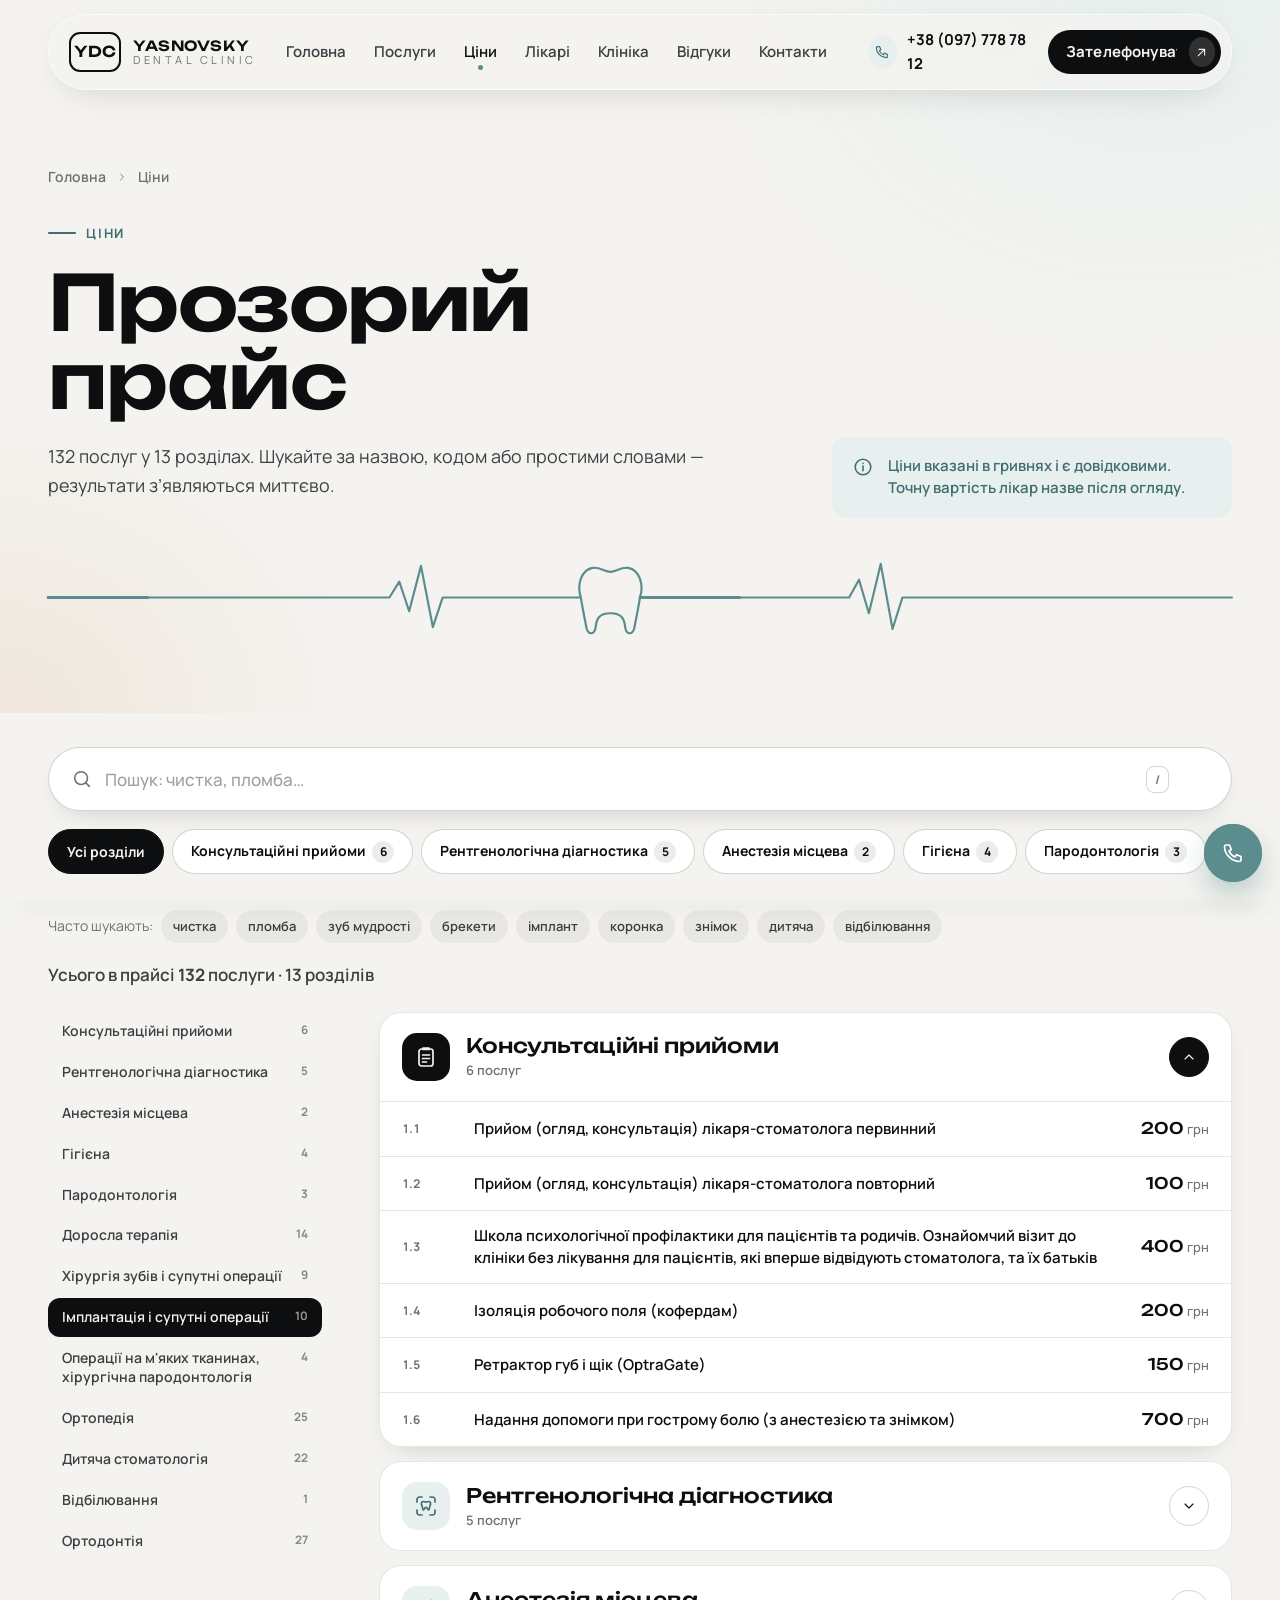
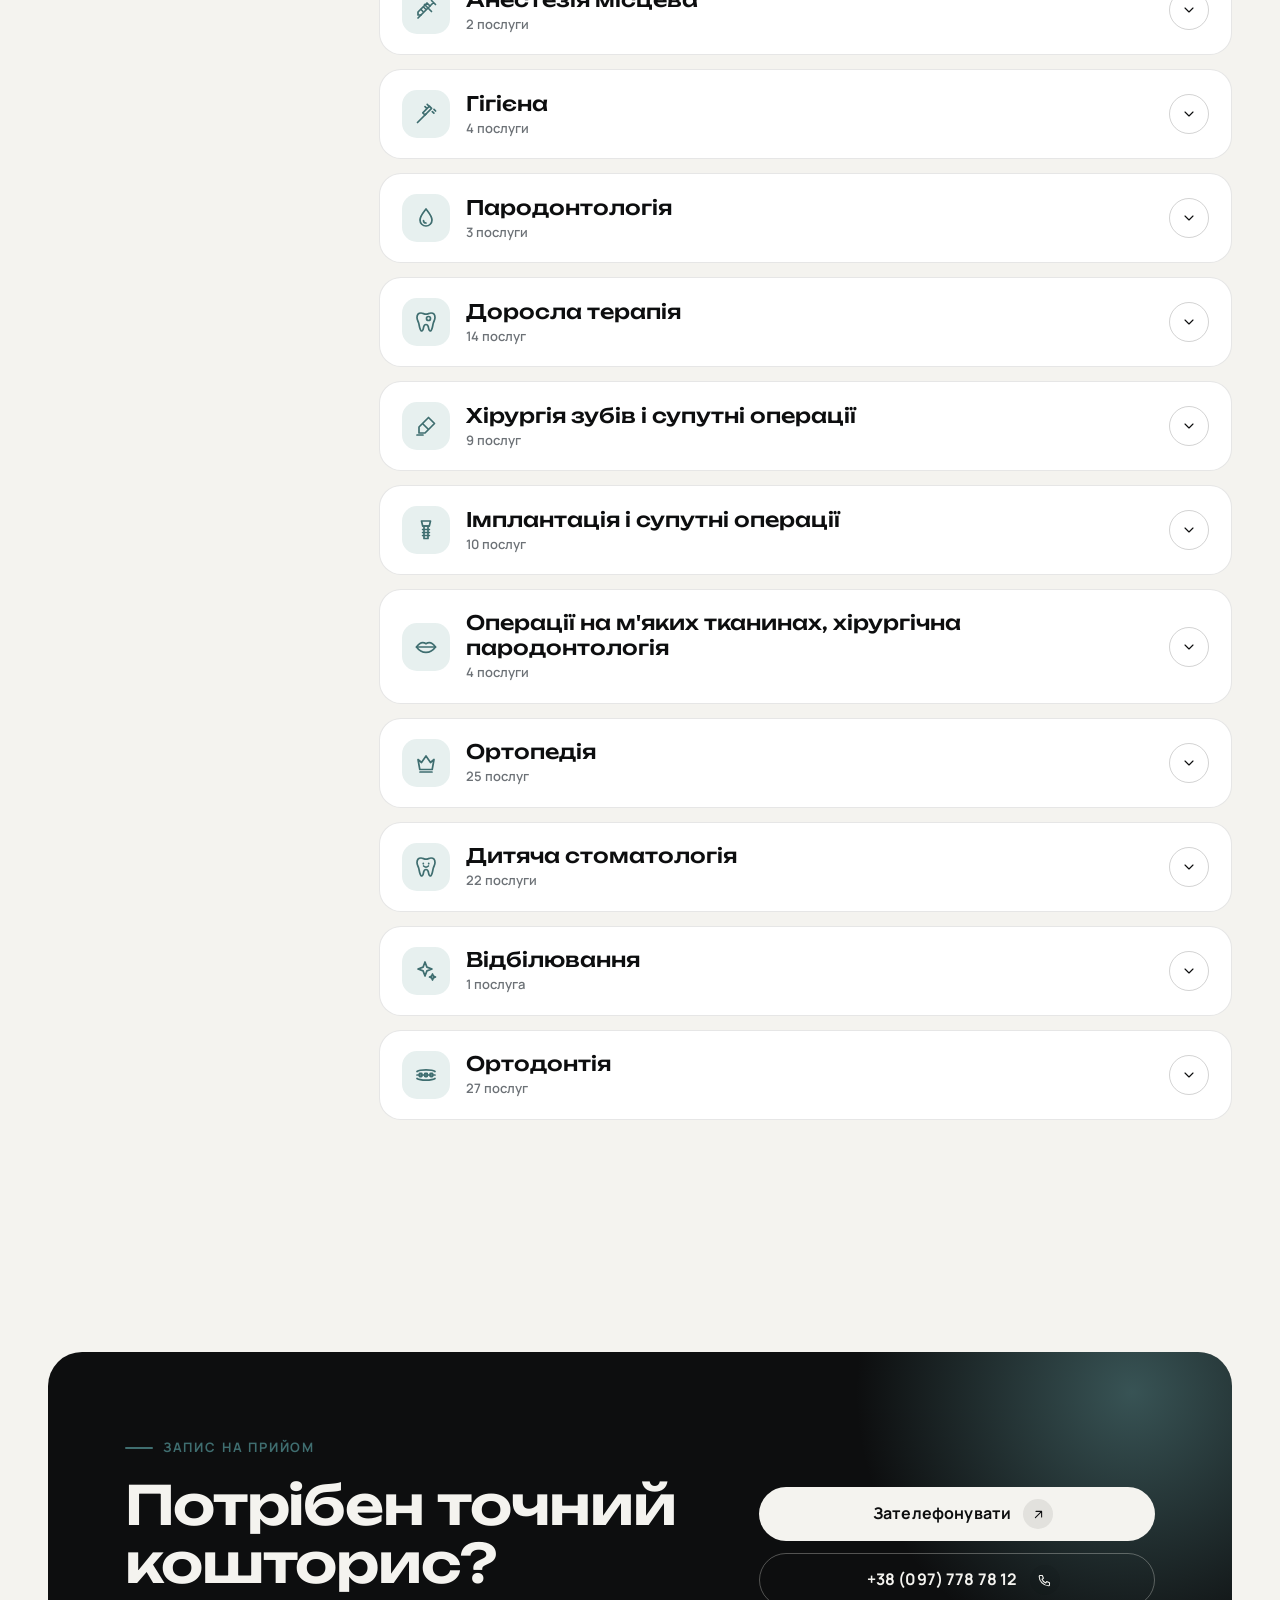
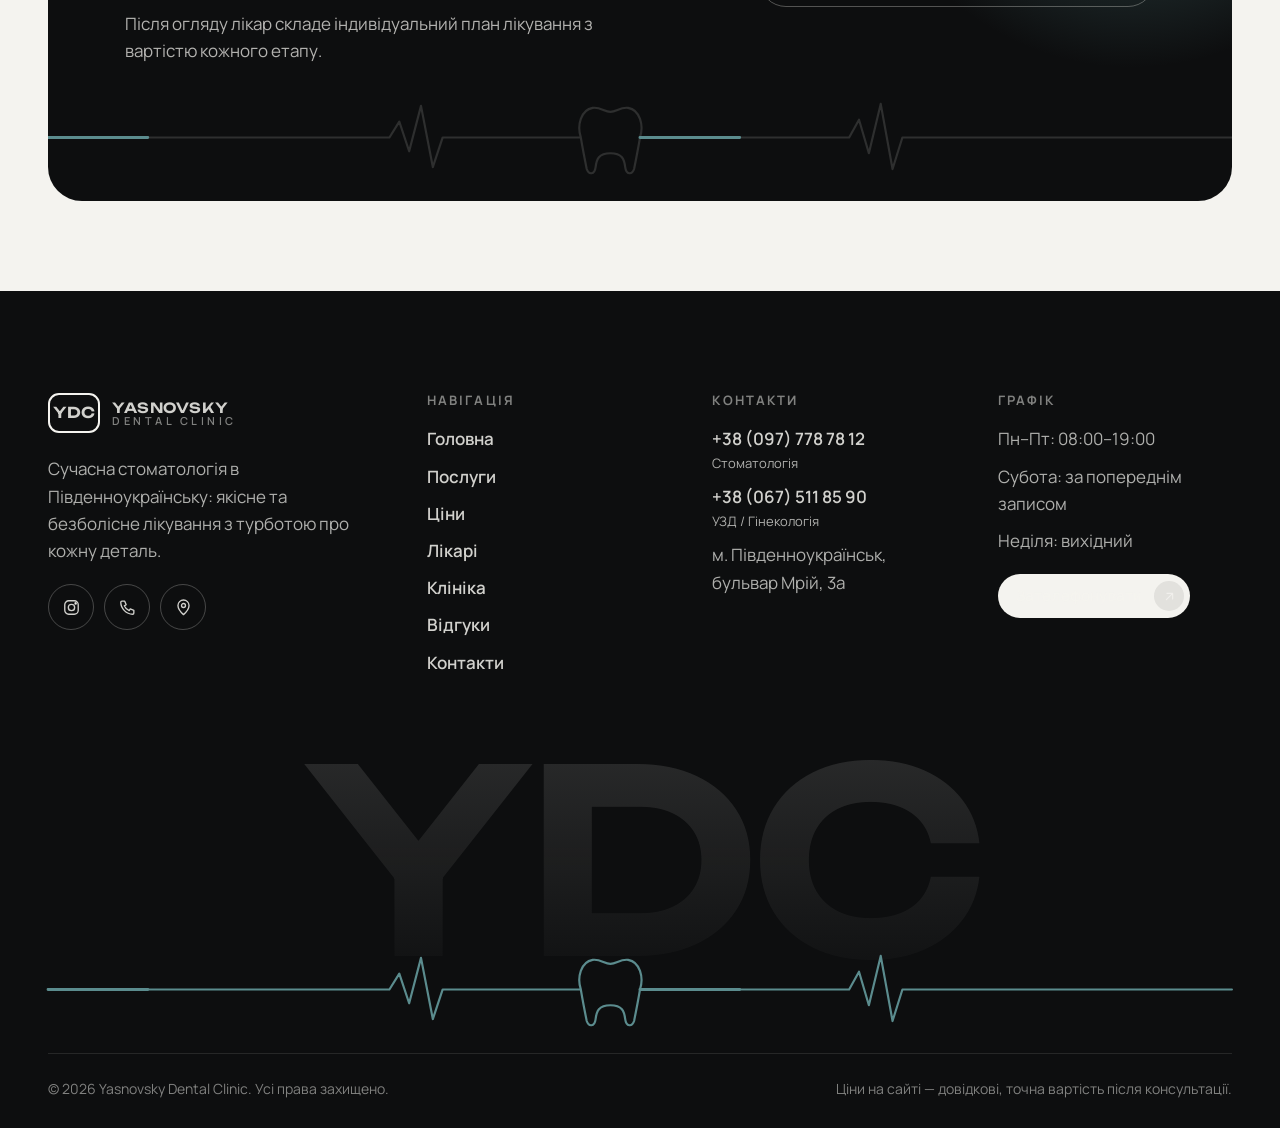
<file: tsiny.html>
<!doctype html>
<html lang="uk" class="no-js">
<head>
<script src="site-safety.js"></script>
<meta charset="utf-8">
<meta name="viewport" content="width=device-width, initial-scale=1, viewport-fit=cover">
<title>Ціни на стоматологію — Yasnovsky Dental Clinic</title>
<meta name="description" content="Повний прайс стоматологічної клініки YDC у Південноукраїнську з пошуком: консультація, лікування, гігієна, імплантація, коронки, брекети, дитяча стоматологія.">
<meta name="robots" content="noindex, nofollow">
<meta name="theme-color" content="#0d0e0f">

<meta property="og:type" content="website">
<meta property="og:locale" content="uk_UA">
<meta property="og:site_name" content="Yasnovsky Dental Clinic">
<meta property="og:title" content="Ціни на стоматологію — Yasnovsky Dental Clinic">
<meta property="og:description" content="Повний прайс стоматологічної клініки YDC у Південноукраїнську з пошуком: консультація, лікування, гігієна, імплантація, коронки, брекети, дитяча стоматологія.">

<meta property="og:image" content="https://konkos-design.github.io/ydc-dental/img/og-image.jpg">
<meta property="og:image:secure_url" content="https://konkos-design.github.io/ydc-dental/img/og-image.jpg">
<meta property="og:image:type" content="image/jpeg">
<meta property="og:image:width" content="1200">
<meta property="og:image:height" content="630">
<meta property="og:image:alt" content="Yasnovsky Dental Clinic — стоматологія в Південноукраїнську">
<meta name="twitter:card" content="summary_large_image">
<meta name="twitter:title" content="Ціни на стоматологію — Yasnovsky Dental Clinic">
<meta name="twitter:description" content="Повний прайс стоматологічної клініки YDC у Південноукраїнську з пошуком: консультація, лікування, гігієна, імплантація, коронки, брекети, дитяча стоматологія.">
<meta name="twitter:image" content="https://konkos-design.github.io/ydc-dental/img/og-image.jpg">
<link rel="icon" href="img/favicon.svg" type="image/svg+xml">
<link rel="icon" href="img/favicon-32.png" sizes="32x32" type="image/png">
<link rel="apple-touch-icon" href="img/apple-touch-icon.png">
<link rel="preload" href="fonts/unbounded-cyrillic.woff2" as="font" type="font/woff2" crossorigin>
<link rel="preload" href="fonts/manrope-cyrillic.woff2" as="font" type="font/woff2" crossorigin>
<link rel="stylesheet" href="css/fonts.css?v=3">
<link rel="stylesheet" href="css/style.css?v=3">
<script>document.documentElement.classList.replace("no-js","js");</script>
<script type="application/ld+json">{"@context": "https://schema.org", "@type": "Dentist", "name": "Yasnovsky Dental Clinic", "telephone": "+380977787812", "address": {"@type": "PostalAddress", "streetAddress": "бульвар Мрій, 3а", "addressLocality": "Південноукраїнськ", "addressRegion": "Миколаївська область", "addressCountry": "UA"}, "openingHours": ["Mo-Fr 08:00-19:00"], "sameAs": ["https://www.instagram.com/y.dental_clinic/"], "url": "https://konkos-design.github.io/ydc-dental/"}</script>
<link rel="canonical" href="https://konkos-design.github.io/ydc-dental/tsiny.html">
<meta property="og:url" content="https://konkos-design.github.io/ydc-dental/tsiny.html">
<link rel="stylesheet" href="site-safety.css">
</head>
<body data-page="tsiny.html">
<div class="scroll-progress" aria-hidden="true"></div>
<header class="header"><div class="container"><div class="header__bar">
<a class="logo" href="index.html" aria-label="Yasnovsky Dental Clinic — на головну"><span class="logo__mark">YDC</span><span class="logo__txt"><b>Yasnovsky</b><small>Dental clinic</small></span></a>
<nav class="nav" aria-label="Головне меню"><a href="index.html">Головна</a><a href="poslugy.html">Послуги</a><a href="tsiny.html" class="is-active" aria-current="page">Ціни</a><a href="likari.html">Лікарі</a><a href="klinika.html">Клініка</a><a href="vidhuky.html">Відгуки</a><a href="kontakty.html">Контакти</a></nav>
<div class="header__actions">
<a class="header__phone" href="tel:+380977787812"><i><svg viewBox="0 0 24 24" fill="none" stroke="currentColor" stroke-width="1.7" stroke-linecap="round" stroke-linejoin="round" aria-hidden="true"><path d="M5 4h3.5l1.8 4.5-2.3 1.4a11 11 0 0 0 6.1 6.1l1.4-2.3L20 15.5V19a1.5 1.5 0 0 1-1.5 1.5C10.6 20.5 3.5 13.4 3.5 5.5A1.5 1.5 0 0 1 5 4z"/></svg></i><span>+38 (097) 778 78 12</span></a>
<a class="btn btn--sm" data-magnetic href="tel:+380977787812"><span class="btn__txt"><span>Зателефонувати</span><span aria-hidden="true">Зателефонувати</span></span><span class="btn__ico"><svg viewBox="0 0 24 24" fill="none" stroke="currentColor" stroke-width="1.7" stroke-linecap="round" stroke-linejoin="round" aria-hidden="true"><path d="M7 17L17 7M8 7h9v9"/></svg></span></a>
<button class="burger" aria-label="Меню" aria-expanded="false"><span></span><span></span><span></span></button>
</div></div></div></header>
<div class="mmenu" aria-label="Мобільне меню"><nav class="mmenu__nav"><a href="index.html"><small>01</small>Головна</a><a href="poslugy.html"><small>02</small>Послуги</a><a href="tsiny.html" class="is-active"><small>03</small>Ціни</a><a href="likari.html"><small>04</small>Лікарі</a><a href="klinika.html"><small>05</small>Клініка</a><a href="vidhuky.html"><small>06</small>Відгуки</a><a href="kontakty.html"><small>07</small>Контакти</a></nav>
<div class="mmenu__foot"><a class="tel" href="tel:+380977787812">+38 (097) 778 78 12</a><p>м. Південноукраїнськ, бульвар Мрій, 3а</p><p>Пн–Пт 08:00–19:00 · Сб за записом</p><a class="btn btn--light" data-magnetic href="tel:+380977787812"><span class="btn__txt"><span>Зателефонувати</span><span aria-hidden="true">Зателефонувати</span></span><span class="btn__ico"><svg viewBox="0 0 24 24" fill="none" stroke="currentColor" stroke-width="1.7" stroke-linecap="round" stroke-linejoin="round" aria-hidden="true"><path d="M7 17L17 7M8 7h9v9"/></svg></span></a></div></div>
<main><section class="page-hero"><div class="container">
<nav class="crumbs" aria-label="Навігаційний ланцюжок" data-reveal="fade"><a href="index.html">Головна</a><svg viewBox="0 0 24 24" fill="none" stroke="currentColor" stroke-width="1.7" stroke-linecap="round" stroke-linejoin="round" aria-hidden="true"><path d="M9 6l6 6-6 6"/></svg><span>Ціни</span></nav>
<div class="page-hero__grid"><div><span class="eyebrow" data-reveal>Ціни</span><h1 data-split style="margin-top:20px">Прозорий прайс</h1><p class="lead" data-reveal style="--d:.2s">132 послуг у 13 розділах. Шукайте за назвою, кодом або простими словами — результати з’являються миттєво.</p></div><div data-reveal style="--d:.3s"><div class="note"><svg viewBox="0 0 24 24" fill="none" stroke="currentColor" stroke-width="1.7" stroke-linecap="round" stroke-linejoin="round" aria-hidden="true"><circle cx="12" cy="12" r="8.5"/><path d="M12 11v5M12 8v.2"/></svg><span>Ціни вказані в гривнях і є довідковими. Точну вартість лікар назве після огляду.</span></div></div></div>
<svg class="ecg page-hero__ecg" data-draw viewBox="0 0 1200 80" preserveAspectRatio="xMidYMid meet" aria-hidden="true"><path class="ecg__line" pathLength="1" d="M0 40 H330 L346 40 L356 24 L366 54 L378 8 L390 70 L400 40 H540 C542 52 544 62 546 72 C548 78 554 78 555 70 C556 62 558 56 570 56 C582 56 584 62 585 70 C586 78 592 78 594 72 C596 62 598 52 600 40 C604 28 600 12 588 10 C580 9 576 14 570 14 C564 14 560 9 552 10 C540 12 536 28 540 40 M600 40 H800 L812 40 L822 22 L832 56 L844 6 L856 72 L866 40 H1200"/><path class="ecg__pulse" pathLength="1" d="M0 40 H330 L346 40 L356 24 L366 54 L378 8 L390 70 L400 40 H540 C542 52 544 62 546 72 C548 78 554 78 555 70 C556 62 558 56 570 56 C582 56 584 62 585 70 C586 78 592 78 594 72 C596 62 598 52 600 40 C604 28 600 12 588 10 C580 9 576 14 570 14 C564 14 560 9 552 10 C540 12 536 28 540 40 M600 40 H800 L812 40 L822 22 L832 56 L844 6 L856 72 L866 40 H1200"/></svg>
</div></section><section class="section" style="padding-top:20px"><div class="container">
<div class="price-top"><form role="search" onsubmit="return false"><label class="search"><span class="sr-only">Пошук у прайсі</span><svg viewBox="0 0 24 24" fill="none" stroke="currentColor" stroke-width="1.7" stroke-linecap="round" stroke-linejoin="round" aria-hidden="true"><circle cx="11" cy="11" r="7"/><path d="M20 20l-3.8-3.8"/></svg><input id="price-search" type="search" placeholder="Пошук: чистка, пломба…" autocomplete="off"><span class="search__kbd">/</span><button class="search__clear" type="button" aria-label="Очистити"><svg viewBox="0 0 24 24" fill="none" stroke="currentColor" stroke-width="1.7" stroke-linecap="round" stroke-linejoin="round" aria-hidden="true"><path d="M6 6l12 12M18 6L6 18"/></svg></button></label></form>
<div class="chips chips--scroll" id="price-chips" style="margin-top:14px"><button class="chip is-active" type="button" data-cat="all" aria-pressed="true">Усі розділи</button><button class="chip" type="button" data-cat="0" aria-pressed="false">Консультаційні прийоми<span class="chip__n">6</span></button><button class="chip" type="button" data-cat="1" aria-pressed="false">Рентгенологічна діагностика<span class="chip__n">5</span></button><button class="chip" type="button" data-cat="2" aria-pressed="false">Анестезія місцева<span class="chip__n">2</span></button><button class="chip" type="button" data-cat="3" aria-pressed="false">Гігієна<span class="chip__n">4</span></button><button class="chip" type="button" data-cat="4" aria-pressed="false">Пародонтологія<span class="chip__n">3</span></button><button class="chip" type="button" data-cat="5" aria-pressed="false">Доросла терапія<span class="chip__n">14</span></button><button class="chip" type="button" data-cat="6" aria-pressed="false">Хірургія зубів і супутні операції<span class="chip__n">9</span></button><button class="chip" type="button" data-cat="7" aria-pressed="false">Імплантація і супутні операції<span class="chip__n">10</span></button><button class="chip" type="button" data-cat="8" aria-pressed="false">Операції на м'яких тканинах, хірургічна пародонтологія<span class="chip__n">4</span></button><button class="chip" type="button" data-cat="9" aria-pressed="false">Ортопедія<span class="chip__n">25</span></button><button class="chip" type="button" data-cat="10" aria-pressed="false">Дитяча стоматологія<span class="chip__n">22</span></button><button class="chip" type="button" data-cat="11" aria-pressed="false">Відбілювання<span class="chip__n">1</span></button><button class="chip" type="button" data-cat="12" aria-pressed="false">Ортодонтія<span class="chip__n">27</span></button></div></div>
<div class="search-hints"><span>Часто шукають:</span><button type="button" data-hint="чистка">чистка</button><button type="button" data-hint="пломба">пломба</button><button type="button" data-hint="зуб мудрості">зуб мудрості</button><button type="button" data-hint="брекети">брекети</button><button type="button" data-hint="імплант">імплант</button><button type="button" data-hint="коронка">коронка</button><button type="button" data-hint="знімок">знімок</button><button type="button" data-hint="дитяча">дитяча</button><button type="button" data-hint="відбілювання">відбілювання</button></div>
<p class="search-meta" id="price-meta" aria-live="polite"></p>
<div class="price-layout"><nav class="price-nav" aria-label="Розділи прайсу"><a href="#cat-0">Консультаційні прийоми<small>6</small></a><a href="#cat-1">Рентгенологічна діагностика<small>5</small></a><a href="#cat-2">Анестезія місцева<small>2</small></a><a href="#cat-3">Гігієна<small>4</small></a><a href="#cat-4">Пародонтологія<small>3</small></a><a href="#cat-5">Доросла терапія<small>14</small></a><a href="#cat-6">Хірургія зубів і супутні операції<small>9</small></a><a href="#cat-7">Імплантація і супутні операції<small>10</small></a><a href="#cat-8">Операції на м'яких тканинах, хірургічна пародонтологія<small>4</small></a><a href="#cat-9">Ортопедія<small>25</small></a><a href="#cat-10">Дитяча стоматологія<small>22</small></a><a href="#cat-11">Відбілювання<small>1</small></a><a href="#cat-12">Ортодонтія<small>27</small></a></nav>
<div><div id="price-list"><section class="pcat" id="cat-0"><div class="pcat__head"><span class="pcat__title"><b>Консультаційні прийоми</b><small>6 послуг</small></span></div><div class="pcat__body" style="height:auto;grid-template-rows:1fr"><div class="pcat__inner"><div class="prow"><span class="prow__code">1.1</span><span class="prow__name">Прийом (огляд, консультація) лікаря-стоматолога первинний</span><span class="prow__price">200 <em>грн</em></span></div><div class="prow"><span class="prow__code">1.2</span><span class="prow__name">Прийом (огляд, консультація) лікаря-стоматолога повторний</span><span class="prow__price">100 <em>грн</em></span></div><div class="prow"><span class="prow__code">1.3</span><span class="prow__name">Школа психологічної профілактики для пацієнтів та родичів. Ознайомчий візит до клініки без лікування для пацієнтів, які вперше відвідують стоматолога, та їх батьків</span><span class="prow__price">400 <em>грн</em></span></div><div class="prow"><span class="prow__code">1.4</span><span class="prow__name">Ізоляція робочого поля (кофердам)</span><span class="prow__price">200 <em>грн</em></span></div><div class="prow"><span class="prow__code">1.5</span><span class="prow__name">Ретрактор губ і щік (OptraGate)</span><span class="prow__price">150 <em>грн</em></span></div><div class="prow"><span class="prow__code">1.6</span><span class="prow__name">Надання допомоги при гострому болю (з анестезією та знімком)</span><span class="prow__price">700 <em>грн</em></span></div></div></div></section><section class="pcat" id="cat-1"><div class="pcat__head"><span class="pcat__title"><b>Рентгенологічна діагностика</b><small>5 послуг</small></span></div><div class="pcat__body" style="height:auto;grid-template-rows:1fr"><div class="pcat__inner"><div class="prow"><span class="prow__code">2.1</span><span class="prow__name">Комп&#x27;ютерна томографія носових пазух</span><span class="prow__price">750 <em>грн</em></span></div><div class="prow"><span class="prow__code">2.2</span><span class="prow__name">Ортопантомографія</span><span class="prow__price">400 <em>грн</em></span></div><div class="prow"><span class="prow__code">2.3</span><span class="prow__name">Рентгенографія</span><span class="prow__price">200 <em>грн</em></span></div><div class="prow"><span class="prow__code">2.4</span><span class="prow__name">Повторна рентгенографія</span><span class="prow__price">100 <em>грн</em></span></div><div class="prow"><span class="prow__code">2.5</span><span class="prow__name">Комп&#x27;ютерна томографія щелепно-лицьової області</span><span class="prow__price">950 <em>грн</em></span></div></div></div></section><section class="pcat" id="cat-2"><div class="pcat__head"><span class="pcat__title"><b>Анестезія місцева</b><small>2 послуг</small></span></div><div class="pcat__body" style="height:auto;grid-template-rows:1fr"><div class="pcat__inner"><div class="prow"><span class="prow__code">3.1</span><span class="prow__name">Аплікаційна анестезія</span><span class="prow__price">50 <em>грн</em></span></div><div class="prow"><span class="prow__code">3.2</span><span class="prow__name">Анестезія (провідникова чи інфільтраційна)</span><span class="prow__price">200 <em>грн</em></span></div></div></div></section><section class="pcat" id="cat-3"><div class="pcat__head"><span class="pcat__title"><b>Гігієна</b><small>4 послуг</small></span></div><div class="pcat__body" style="height:auto;grid-template-rows:1fr"><div class="pcat__inner"><div class="prow"><span class="prow__code">4.1</span><span class="prow__name">Професійна гігієна порожнини рота та зубів Norma</span><span class="prow__price">1 200 <em>грн</em></span></div><div class="prow"><span class="prow__code">4.2</span><span class="prow__name">Професійна гігієна порожнини рота та зубів Paro</span><span class="prow__price">1 500 <em>грн</em></span></div><div class="prow"><span class="prow__code">4.3</span><span class="prow__name">Професійна гігієна порожнини рота та зубів Smokie</span><span class="prow__price">1 800 <em>грн</em></span></div><div class="prow"><span class="prow__code">4.4</span><span class="prow__name">Професійна гігієна порожнини рота та зубів Orto</span><span class="prow__price">1 000 <em>грн</em></span></div></div></div></section><section class="pcat" id="cat-4"><div class="pcat__head"><span class="pcat__title"><b>Пародонтологія</b><small>3 послуг</small></span></div><div class="pcat__body" style="height:auto;grid-template-rows:1fr"><div class="pcat__inner"><div class="prow"><span class="prow__code">5.1</span><span class="prow__name">Огляд, характеристика статусу пародонту (стан слизової оболонки ясен та альвеолярного відростку, наявність пародонтологічних кишень, зубних відкладень, рентгенографія)</span><span class="prow__price">500 <em>грн</em></span></div><div class="prow"><span class="prow__code">5.3</span><span class="prow__name">Введення лікарських препаратів у пародонтальну кишеню в ділянці 1 зуба</span><span class="prow__price">200 <em>грн</em></span></div><div class="prow"><span class="prow__code">5.4</span><span class="prow__name">Медикаментозна обробка зубоясенних кишень (зрошення, аплікації, інстиляції, пов&#x27;язка КП-пласт)</span><span class="prow__price">300 <em>грн</em></span></div></div></div></section><section class="pcat" id="cat-5"><div class="pcat__head"><span class="pcat__title"><b>Доросла терапія</b><small>14 послуг</small></span></div><div class="pcat__body" style="height:auto;grid-template-rows:1fr"><div class="pcat__inner"><div class="prow"><span class="prow__code">6.1</span><span class="prow__name">Видалення внутрішньоканального штифта</span><span class="prow__price">500 <em>грн</em></span></div><div class="prow"><span class="prow__code">6.2</span><span class="prow__name">Видалення внутрішньоканальної вкладки</span><span class="prow__price">750 <em>грн</em></span></div><div class="prow"><span class="prow__code">6.3</span><span class="prow__name">Ендодонтія первинна 1-но канального зуба</span><span class="prow__price">800 <em>грн</em></span></div><div class="prow"><span class="prow__code">6.4</span><span class="prow__name">Ендодонтія первинна 2-х канального зуба</span><span class="prow__price">1 200 <em>грн</em></span></div><div class="prow"><span class="prow__code">6.5</span><span class="prow__name">Ендодонтія первинна 3-х та більше канального зуба</span><span class="prow__price">1 500 <em>грн</em></span></div><div class="prow"><span class="prow__code">6.6</span><span class="prow__name">Ендодонтія повторна 1-но канального зуба</span><span class="prow__price">1 300 <em>грн</em></span></div><div class="prow"><span class="prow__code">6.7</span><span class="prow__name">Ендодонтія повторна 2-х канального зуба</span><span class="prow__price">1 700 <em>грн</em></span></div><div class="prow"><span class="prow__code">6.8</span><span class="prow__name">Ендодонтія повторна 3-х та більше канального зуба</span><span class="prow__price">2 000 <em>грн</em></span></div><div class="prow"><span class="prow__code">6.9</span><span class="prow__name">Відновлення зуба пломбувальними матеріалами з використанням скловолоконних штифтів</span><span class="prow__price">1 500 <em>грн</em></span></div><div class="prow"><span class="prow__code">6.10</span><span class="prow__name">Відновлення зуба пломбою, художня реставрація (в повну анатомію)</span><span class="prow__price">1 700 <em>грн</em></span></div><div class="prow"><span class="prow__code">6.11</span><span class="prow__name">Відновлення зуба пломбою (1 поверхня)</span><span class="prow__price">900 <em>грн</em></span></div><div class="prow"><span class="prow__code">6.12</span><span class="prow__name">Відновлення зуба пломбою (2 поверхні)</span><span class="prow__price">1 100 <em>грн</em></span></div><div class="prow"><span class="prow__code">6.13</span><span class="prow__name">Відновлення зуба пломбою (3 поверхні)</span><span class="prow__price">1 300 <em>грн</em></span></div><div class="prow"><span class="prow__code">6.14</span><span class="prow__name">Відновлення зуба пломбою (реставрація центральної групи зубів, руйнування більш 1/2 поверхні зуба, з штифтом)</span><span class="prow__price">1 800 <em>грн</em></span></div></div></div></section><section class="pcat" id="cat-6"><div class="pcat__head"><span class="pcat__title"><b>Хірургія зубів і супутні операції</b><small>9 послуг</small></span></div><div class="pcat__body" style="height:auto;grid-template-rows:1fr"><div class="pcat__inner"><div class="prow"><span class="prow__code">7.1</span><span class="prow__name">Видалення постійного парадонтитного зуба</span><span class="prow__price">500 <em>грн</em></span></div><div class="prow"><span class="prow__code">7.2</span><span class="prow__name">Складне видалення постійного зуба з роз&#x27;єднанням коренів</span><span class="prow__price">1 000 <em>грн</em></span></div><div class="prow"><span class="prow__code">7.3</span><span class="prow__name">Видалення прорізаного зуба мудрості</span><span class="prow__price">1 500 <em>грн</em></span></div><div class="prow"><span class="prow__code">7.4</span><span class="prow__name">Складне видалення зуба мудрості з роз&#x27;єднанням коренів</span><span class="prow__price">2 000 <em>грн</em></span></div><div class="prow"><span class="prow__code">7.5</span><span class="prow__name">Видалення непрорізаного, дистопованого або надкомплектного зуба</span><span class="prow__price">4 000 <em>грн</em></span></div><div class="prow"><span class="prow__code">7.6</span><span class="prow__name">Лікування перикороніту, висічення капюшона при перикоронариті</span><span class="prow__price">500 <em>грн</em></span></div><div class="prow"><span class="prow__code">7.7</span><span class="prow__name">Розтин підслизового або піднадкісткового вогнища запалення. Розтин абсцесу, періостотомія</span><span class="prow__price">500 <em>грн</em></span></div><div class="prow"><span class="prow__code">7.8</span><span class="prow__name">Розтин та дренування одонтогенного абсцесу. Внутрішньоротовий розріз з дренуванням рани (періостит та ін.)</span><span class="prow__price">600 <em>грн</em></span></div><div class="prow"><span class="prow__code">7.9</span><span class="prow__name">Відстрочений кюретаж лунки видаленого зуба, лікування альвеоліту</span><span class="prow__price">700 <em>грн</em></span></div></div></div></section><section class="pcat" id="cat-7"><div class="pcat__head"><span class="pcat__title"><b>Імплантація і супутні операції</b><small>10 послуг</small></span></div><div class="pcat__body" style="height:auto;grid-template-rows:1fr"><div class="pcat__inner"><div class="prow"><span class="prow__code">8.1</span><span class="prow__name">Операція встановлення імплантату</span><span class="prow__price">2 000 <em>грн</em></span></div><div class="prow"><span class="prow__code">8.2</span><span class="prow__name">Операція встановлення імплантату, від 4 і більше</span><span class="prow__price"><small>від </small>4 000 <em>грн</em></span></div><div class="prow"><span class="prow__code">8.3</span><span class="prow__name">Установка формувача ясен (одного)</span><span class="prow__price">750 <em>грн</em></span></div><div class="prow"><span class="prow__code">8.4</span><span class="prow__name">Операція встановлення дентального імплантату Alpha Dent (Німеччина)</span><span class="prow__price"><small>від </small>14 700 <em>грн</em></span></div><div class="prow"><span class="prow__code">8.5</span><span class="prow__name">Підсадка остеопластичного матеріалу</span><span class="prow__price"><small>від </small>4 900 <em>грн</em></span></div><div class="prow"><span class="prow__code">8.6</span><span class="prow__name">Кісткова пластика щелепно-лицьової області із застосуванням біодеградуючих матеріалів</span><span class="prow__price"><small>від </small>9 800 <em>грн</em></span></div><div class="prow"><span class="prow__code">8.7</span><span class="prow__name">Операція: синус-ліфтинг закритий метод</span><span class="prow__price"><small>від </small>14 900 <em>грн</em></span></div><div class="prow"><span class="prow__code">8.8</span><span class="prow__name">Операція: синус-ліфтинг відкритий метод</span><span class="prow__price"><small>від </small>29 400 <em>грн</em></span></div><div class="prow"><span class="prow__code">8.9</span><span class="prow__name">Артеріально стимульований венозний забір крові</span><span class="prow__price">500 <em>грн</em></span></div><div class="prow"><span class="prow__code">8.10</span><span class="prow__name">Хірургічний шаблон</span><span class="prow__price"><small>від </small>4 900 <em>грн</em></span></div></div></div></section><section class="pcat" id="cat-8"><div class="pcat__head"><span class="pcat__title"><b>Операції на м&#x27;яких тканинах, хірургічна пародонтологія</b><small>4 послуг</small></span></div><div class="pcat__body" style="height:auto;grid-template-rows:1fr"><div class="pcat__inner"><div class="prow"><span class="prow__code">9.1</span><span class="prow__name">Пластика м&#x27;яких тканин (вуздечки верхньої, нижньої губи, язика)</span><span class="prow__price">2 000 <em>грн</em></span></div><div class="prow"><span class="prow__code">9.2</span><span class="prow__name">Пластика м&#x27;яких тканин</span><span class="prow__price"><small>від </small>8 000 <em>грн</em></span></div><div class="prow"><span class="prow__code">9.3</span><span class="prow__name">Відкритий кюретаж при захворюваннях пародонту (в області 1-го зуба)</span><span class="prow__price">500 <em>грн</em></span></div><div class="prow"><span class="prow__code">9.4</span><span class="prow__name">Взяття зразка біологічного матеріалу з вогнищ ураження органів ротової порожнини на гістологію</span><span class="prow__price">1 000 <em>грн</em></span></div></div></div></section><section class="pcat" id="cat-9"><div class="pcat__head"><span class="pcat__title"><b>Ортопедія</b><small>25 послуг</small></span></div><div class="pcat__body" style="height:auto;grid-template-rows:1fr"><div class="pcat__inner"><div class="prow"><span class="prow__code">10.1</span><span class="prow__name">Зняття відбитка — альгінатний, силіконовий «А/С»</span><span class="prow__price">1 000 <em>грн</em></span></div><div class="prow"><span class="prow__code">10.2</span><span class="prow__name">Відновлення зуба коронкою (тимчасовою з матеріалу Протемп 4, 1 одиниця)</span><span class="prow__price">350 <em>грн</em></span></div><div class="prow"><span class="prow__code">10.3</span><span class="prow__name">Відновлення зуба коронкою (тимчасовою пластмасовою, виготовленою в лабораторії, 1 одиниця)</span><span class="prow__price">1 500 <em>грн</em></span></div><div class="prow"><span class="prow__code">10.4</span><span class="prow__name">Відновлення зуба коронкою з використанням суцільнолитої культової вкладки (без урахування вартості коронки) / суцільнолитий однокореневий штифт</span><span class="prow__price">1 700 <em>грн</em></span></div><div class="prow"><span class="prow__code">10.5</span><span class="prow__name">Відновлення зуба коронкою з використанням цирконієвої вкладки (без урахування вартості коронки) / цирконієвий штифт</span><span class="prow__price">4 500 <em>грн</em></span></div><div class="prow"><span class="prow__code">10.6</span><span class="prow__name">Відновлення зуба коронкою (суцільнолита коронка)</span><span class="prow__price">2 500 <em>грн</em></span></div><div class="prow"><span class="prow__code">10.7</span><span class="prow__name">Відновлення зуба коронкою (металокерамічна коронка)</span><span class="prow__price">4 000 <em>грн</em></span></div><div class="prow"><span class="prow__code">10.8</span><span class="prow__name">Відновлення зуба коронкою (керамічна коронка)</span><span class="prow__price">7 500 <em>грн</em></span></div><div class="prow"><span class="prow__code">10.9</span><span class="prow__name">Відновлення зуба віниром</span><span class="prow__price"><small>від </small>10 000 <em>грн</em></span></div><div class="prow"><span class="prow__code">10.10</span><span class="prow__name">Відновлення зуба коронкою (з діоксиду цирконію в повну анатомію)</span><span class="prow__price">7 500 <em>грн</em></span></div><div class="prow"><span class="prow__code">10.11</span><span class="prow__name">Протезування акриловим протезом повним/частковим</span><span class="prow__price">4 500 <em>грн</em></span></div><div class="prow"><span class="prow__code">10.12</span><span class="prow__name">Протезування знімним нейлоновим протезом</span><span class="prow__price">10 000 <em>грн</em></span></div><div class="prow"><span class="prow__code">10.13</span><span class="prow__name">Протезування знімним бюгельним протезом з кламерами</span><span class="prow__price">12 000 <em>грн</em></span></div><div class="prow"><span class="prow__code">10.14</span><span class="prow__name">Протезування знімним бюгельним протезом на 2 замках/кульках</span><span class="prow__price">15 000 <em>грн</em></span></div><div class="prow"><span class="prow__code">10.15</span><span class="prow__name">Додавання замка/кульки до бюгельного протезу</span><span class="prow__price">1 500 <em>грн</em></span></div><div class="prow"><span class="prow__code">10.16</span><span class="prow__name">Протезування зуба з використанням імплантату. Металокерамічна коронка на імплант</span><span class="prow__price"><small>від </small>9 800 <em>грн</em></span></div><div class="prow"><span class="prow__code">10.17</span><span class="prow__name">Протезування зуба з використанням імплантату. Діоксид цирконію в повну анатомію на імплант</span><span class="prow__price"><small>від </small>15 000 <em>грн</em></span></div><div class="prow"><span class="prow__code">10.18</span><span class="prow__name">Акриловий протез з пластмасовими зубами з металевою балкою на імплантатах</span><span class="prow__price"><small>від </small>50 000 <em>грн</em></span></div><div class="prow"><span class="prow__code">10.19</span><span class="prow__name">Повторна фіксація на постійний цемент незнімних ортопедичних конструкцій (1 одиниця)</span><span class="prow__price">500 <em>грн</em></span></div><div class="prow"><span class="prow__code">10.20</span><span class="prow__name">Зняття незнімної ортопедичної конструкції</span><span class="prow__price">500 <em>грн</em></span></div><div class="prow"><span class="prow__code">10.21</span><span class="prow__name">Зняття незнімної ортопедичної конструкції коронки з імпланта</span><span class="prow__price">500 <em>грн</em></span></div><div class="prow"><span class="prow__code">10.22</span><span class="prow__name">Перебазування знімного протеза лабораторним методом (в т.ч. лагодження)</span><span class="prow__price">2 000 <em>грн</em></span></div><div class="prow"><span class="prow__code">10.23</span><span class="prow__name">Приварка кламера</span><span class="prow__price">700 <em>грн</em></span></div><div class="prow"><span class="prow__code">10.24</span><span class="prow__name">Починка перелому базису самотвердіючою пластмасою лабораторним методом</span><span class="prow__price">1 000 <em>грн</em></span></div><div class="prow"><span class="prow__code">10.25</span><span class="prow__name">Відновлення цілісності зубного ряду знімним протезом «Метелик»</span><span class="prow__price">1 500 <em>грн</em></span></div></div></div></section><section class="pcat" id="cat-10"><div class="pcat__head"><span class="pcat__title"><b>Дитяча стоматологія</b><small>22 послуг</small></span></div><div class="pcat__body" style="height:auto;grid-template-rows:1fr"><div class="pcat__inner"><div class="prow"><span class="prow__code">11.1</span><span class="prow__name">Видалення наддесневих зубних відкладень (щітка + паста проводиться перед застосуванням профілактичних препаратів)</span><span class="prow__price">500 <em>грн</em></span></div><div class="prow"><span class="prow__code">11.2</span><span class="prow__name">Місцеве застосування ремінералізуючих препаратів в області одного зуба</span><span class="prow__price">300 <em>грн</em></span></div><div class="prow"><span class="prow__code">11.3</span><span class="prow__name">Місцеве застосування ремінералізуючих препаратів в області всіх зубів — кабінетна профілактика фтор-гелем</span><span class="prow__price">1 500 <em>грн</em></span></div><div class="prow"><span class="prow__code">11.4</span><span class="prow__name">Глибоке фторування твердих тканин зубів (Емаль-ліквід)</span><span class="prow__price">750 <em>грн</em></span></div><div class="prow"><span class="prow__code">11.5</span><span class="prow__name">Місцеве застосування ремінералізуючих препаратів в області одного зуба по карті клієнта (тільки після зняття нальоту)</span><span class="prow__price">200 <em>грн</em></span></div><div class="prow"><span class="prow__code">11.6</span><span class="prow__name">Зішліфування твердих тканин зуба (Opalustre)</span><span class="prow__price">200 <em>грн</em></span></div><div class="prow"><span class="prow__code">11.7</span><span class="prow__name">Запечатування фісури зуба герметиком</span><span class="prow__price">500 <em>грн</em></span></div><div class="prow"><span class="prow__code">11.8</span><span class="prow__name">Відновлення молочного зуба пломбою при середньому карієсі з використанням матеріалів із фотополімерів</span><span class="prow__price">700 <em>грн</em></span></div><div class="prow"><span class="prow__code">11.9</span><span class="prow__name">Відновлення молочного зуба пломбою при глибокому карієсі з використанням матеріалів із фотополімерів</span><span class="prow__price">800 <em>грн</em></span></div><div class="prow"><span class="prow__code">11.10</span><span class="prow__name">Відновлення молочного зуба пломбою після проведеного ендолікування з використанням матеріалів із фотополімерів</span><span class="prow__price">800 <em>грн</em></span></div><div class="prow"><span class="prow__code">11.11</span><span class="prow__name">Відновлення молочного зуба пломбою тимчасово з використанням стоматологічних цементів</span><span class="prow__price">400 <em>грн</em></span></div><div class="prow"><span class="prow__code">11.12</span><span class="prow__name">Накладання тимчасової пломби (дитинство)</span><span class="prow__price">200 <em>грн</em></span></div><div class="prow"><span class="prow__code">11.13</span><span class="prow__name">Накладення девіталізуючої пасти</span><span class="prow__price">250 <em>грн</em></span></div><div class="prow"><span class="prow__code">11.14</span><span class="prow__name">Пульпотомія (ампутація коронкової пульпи), девітальна</span><span class="prow__price">400 <em>грн</em></span></div><div class="prow"><span class="prow__code">11.15</span><span class="prow__name">Пульпотомія (ампутація коронкової пульпи), вітальна</span><span class="prow__price">450 <em>грн</em></span></div><div class="prow"><span class="prow__code">11.16</span><span class="prow__name">Екстирпація пульпи</span><span class="prow__price">500 <em>грн</em></span></div><div class="prow"><span class="prow__code">11.17</span><span class="prow__name">Інструментальна та медикаментозна обробка кореневого каналу молочного зуба (1 канал)</span><span class="prow__price">600 <em>грн</em></span></div><div class="prow"><span class="prow__code">11.18</span><span class="prow__name">Інструментальна та медикаментозна обробка кореневих каналів молочного зуба (2 канали)</span><span class="prow__price">700 <em>грн</em></span></div><div class="prow"><span class="prow__code">11.19</span><span class="prow__name">Інструментальна та медикаментозна обробка кореневих каналів молочного зуба (3 канали)</span><span class="prow__price">800 <em>грн</em></span></div><div class="prow"><span class="prow__code">11.20</span><span class="prow__name">Пломбування кореневого каналу молочного зуба пастою</span><span class="prow__price">600 <em>грн</em></span></div><div class="prow"><span class="prow__code">11.21</span><span class="prow__name">Відновлення зуба коронкою (металева коронка на молочний зуб)</span><span class="prow__price">2 000 <em>грн</em></span></div><div class="prow"><span class="prow__code">11.22</span><span class="prow__name">Видалення тимчасового зуба</span><span class="prow__price">500 <em>грн</em></span></div></div></div></section><section class="pcat" id="cat-11"><div class="pcat__head"><span class="pcat__title"><b>Відбілювання</b><small>1 послуг</small></span></div><div class="pcat__body" style="height:auto;grid-template-rows:1fr"><div class="pcat__inner"><div class="prow"><span class="prow__code">12.1</span><span class="prow__name">Професійне відбілювання зубів (Zoom, Beyond тощо)</span><span class="prow__price">4 500 <em>грн</em></span></div></div></div></section><section class="pcat" id="cat-12"><div class="pcat__head"><span class="pcat__title"><b>Ортодонтія</b><small>27 послуг</small></span></div><div class="pcat__body" style="height:auto;grid-template-rows:1fr"><div class="pcat__inner"><div class="prow"><span class="prow__code">13.0</span><span class="prow__name">Зняття відбитка з однієї щелепи</span><span class="prow__price">500 <em>грн</em></span></div><div class="prow"><span class="prow__code">13.1</span><span class="prow__name">Консультація доктора-ортодонта: складання індивідуального плану лікування</span><span class="prow__price">500 <em>грн</em></span></div><div class="prow"><span class="prow__code">13.2</span><span class="prow__name">Консультація доктора-ортодонта (+ оглядовий набір)</span><span class="prow__price">200 <em>грн</em></span></div><div class="prow"><span class="prow__code">13.3</span><span class="prow__name">Консультація лікаря-ортодонта</span><span class="prow__price">150 <em>грн</em></span></div><div class="prow"><span class="prow__code">13.4</span><span class="prow__name">Металева брекет-система (1 щелепа)</span><span class="prow__price">10 000 <em>грн</em></span></div><div class="prow"><span class="prow__code">13.5</span><span class="prow__name">Керамічна брекет-система</span><span class="prow__price">15 000 <em>грн</em></span></div><div class="prow"><span class="prow__code">13.6</span><span class="prow__name">Брекет керамічний</span><span class="prow__price">850 <em>грн</em></span></div><div class="prow"><span class="prow__code">13.7</span><span class="prow__name">Сапфірова брекет-система</span><span class="prow__price">18 000 <em>грн</em></span></div><div class="prow"><span class="prow__code">13.8</span><span class="prow__name">Металева самолігуюча брекет-система</span><span class="prow__price">20 000 <em>грн</em></span></div><div class="prow"><span class="prow__code">13.9</span><span class="prow__name">Керамічна самолігуюча брекет-система</span><span class="prow__price">23 000 <em>грн</em></span></div><div class="prow"><span class="prow__code">13.10</span><span class="prow__name">Брекет металевий</span><span class="prow__price">550 <em>грн</em></span></div><div class="prow"><span class="prow__code">13.11</span><span class="prow__name">Ретейнер</span><span class="prow__price">1 500 <em>грн</em></span></div><div class="prow"><span class="prow__code">13.12</span><span class="prow__name">Ретенційна капа</span><span class="prow__price">1 200 <em>грн</em></span></div><div class="prow"><span class="prow__code">13.13</span><span class="prow__name">Корекція (1 щелепа)</span><span class="prow__price">450 <em>грн</em></span></div><div class="prow"><span class="prow__code">13.14</span><span class="prow__name">Заміна дуги</span><span class="prow__price">300 <em>грн</em></span></div><div class="prow"><span class="prow__code">13.15</span><span class="prow__name">Підклеювання брекета</span><span class="prow__price">350 <em>грн</em></span></div><div class="prow"><span class="prow__code">13.16</span><span class="prow__name">Ортодонтична кнопка</span><span class="prow__price">300 <em>грн</em></span></div><div class="prow"><span class="prow__code">13.17</span><span class="prow__name">Розкриваюча пружина</span><span class="prow__price">250 <em>грн</em></span></div><div class="prow"><span class="prow__code">13.18</span><span class="prow__name">Закриваюча пружина</span><span class="prow__price">250 <em>грн</em></span></div><div class="prow"><span class="prow__code">13.19</span><span class="prow__name">Пластинка знімна</span><span class="prow__price">1 050 <em>грн</em></span></div><div class="prow"><span class="prow__code">13.20</span><span class="prow__name">Резинки (еластики) для брекетів</span><span class="prow__price">250 <em>грн</em></span></div><div class="prow"><span class="prow__code">13.21</span><span class="prow__name">Корекція кольоровими резинками (1 щелепа)</span><span class="prow__price">500 <em>грн</em></span></div><div class="prow"><span class="prow__code">13.22</span><span class="prow__name">Заміна дуги (з білим покриттям)</span><span class="prow__price">550 <em>грн</em></span></div><div class="prow"><span class="prow__code">13.23</span><span class="prow__name">Накусочні майданчики</span><span class="prow__price">550 <em>грн</em></span></div><div class="prow"><span class="prow__code">13.24</span><span class="prow__name">Фіксація замка</span><span class="prow__price">300 <em>грн</em></span></div><div class="prow"><span class="prow__code">13.25</span><span class="prow__name">Зняття брекетів (1 щелепа)</span><span class="prow__price">400 <em>грн</em></span></div><div class="prow"><span class="prow__code">13.26</span><span class="prow__name">Підклеювання ретейнера на 1 зуб</span><span class="prow__price">250 <em>грн</em></span></div></div></div></section></div>
<div class="empty" id="price-empty"><svg viewBox="0 0 24 24" fill="none" stroke="currentColor" stroke-width="1.7" stroke-linecap="round" stroke-linejoin="round" aria-hidden="true"><circle cx="11" cy="11" r="7"/><path d="M20 20l-3.8-3.8"/></svg><h3>За запитом «<span data-empty-q></span>» нічого не знайдено</h3><p class="muted" style="margin:0">Спробуйте інше слово або зателефонуйте — підкажемо вартість.</p><a class="btn " href="tel:+380977787812" data-magnetic ><span class="btn__txt"><span>+38 (097) 778 78 12</span><span aria-hidden="true">+38 (097) 778 78 12</span></span><span class="btn__ico"><svg viewBox="0 0 24 24" fill="none" stroke="currentColor" stroke-width="1.7" stroke-linecap="round" stroke-linejoin="round" aria-hidden="true"><path d="M5 4h3.5l1.8 4.5-2.3 1.4a11 11 0 0 0 6.1 6.1l1.4-2.3L20 15.5V19a1.5 1.5 0 0 1-1.5 1.5C10.6 20.5 3.5 13.4 3.5 5.5A1.5 1.5 0 0 1 5 4z"/></svg></span></a></div>
</div></div></div></section><section class="section--tight"><div class="container"><div class="cta" data-reveal="scale">
<div class="cta__grid"><div><span class="eyebrow">Запис на прийом</span><h2 style="margin-top:18px" data-split>Потрібен точний кошторис?</h2><p>Після огляду лікар складе індивідуальний план лікування з вартістю кожного етапу.</p></div>
<div class="cta__btns"><a class="btn btn--light" data-magnetic href="tel:+380977787812"><span class="btn__txt"><span>Зателефонувати</span><span aria-hidden="true">Зателефонувати</span></span><span class="btn__ico"><svg viewBox="0 0 24 24" fill="none" stroke="currentColor" stroke-width="1.7" stroke-linecap="round" stroke-linejoin="round" aria-hidden="true"><path d="M7 17L17 7M8 7h9v9"/></svg></span></a><a class="btn btn--ghost" href="tel:+380977787812" data-magnetic ><span class="btn__txt"><span>+38 (097) 778 78 12</span><span aria-hidden="true">+38 (097) 778 78 12</span></span><span class="btn__ico"><svg viewBox="0 0 24 24" fill="none" stroke="currentColor" stroke-width="1.7" stroke-linecap="round" stroke-linejoin="round" aria-hidden="true"><path d="M5 4h3.5l1.8 4.5-2.3 1.4a11 11 0 0 0 6.1 6.1l1.4-2.3L20 15.5V19a1.5 1.5 0 0 1-1.5 1.5C10.6 20.5 3.5 13.4 3.5 5.5A1.5 1.5 0 0 1 5 4z"/></svg></span></a></div></div>
<svg class="ecg cta__ecg" data-draw viewBox="0 0 1200 80" preserveAspectRatio="xMidYMid meet" aria-hidden="true"><path class="ecg__line" pathLength="1" d="M0 40 H330 L346 40 L356 24 L366 54 L378 8 L390 70 L400 40 H540 C542 52 544 62 546 72 C548 78 554 78 555 70 C556 62 558 56 570 56 C582 56 584 62 585 70 C586 78 592 78 594 72 C596 62 598 52 600 40 C604 28 600 12 588 10 C580 9 576 14 570 14 C564 14 560 9 552 10 C540 12 536 28 540 40 M600 40 H800 L812 40 L822 22 L832 56 L844 6 L856 72 L866 40 H1200"/><path class="ecg__pulse" pathLength="1" d="M0 40 H330 L346 40 L356 24 L366 54 L378 8 L390 70 L400 40 H540 C542 52 544 62 546 72 C548 78 554 78 555 70 C556 62 558 56 570 56 C582 56 584 62 585 70 C586 78 592 78 594 72 C596 62 598 52 600 40 C604 28 600 12 588 10 C580 9 576 14 570 14 C564 14 560 9 552 10 C540 12 536 28 540 40 M600 40 H800 L812 40 L822 22 L832 56 L844 6 L856 72 L866 40 H1200"/></svg></div></div></section></main><footer class="footer">
<div class="container">
<div class="footer__top">
<div><a class="logo" href="index.html" aria-label="Yasnovsky Dental Clinic — на головну"><span class="logo__mark">YDC</span><span class="logo__txt"><b>Yasnovsky</b><small>Dental clinic</small></span></a><p style="margin-top:22px;max-width:34ch">Сучасна стоматологія в Південноукраїнську: якісне та безболісне лікування з турботою про кожну деталь.</p>
<div class="social"><a href="https://www.instagram.com/y.dental_clinic/" target="_blank" rel="noopener" aria-label="Instagram"><svg viewBox="0 0 24 24" fill="none" stroke="currentColor" stroke-width="1.7" stroke-linecap="round" stroke-linejoin="round" aria-hidden="true"><rect x="3.5" y="3.5" width="17" height="17" rx="5"/><circle cx="12" cy="12" r="4"/><circle cx="17.2" cy="6.8" r=".8" fill="currentColor"/></svg></a><a href="tel:+380977787812" aria-label="Телефон"><svg viewBox="0 0 24 24" fill="none" stroke="currentColor" stroke-width="1.7" stroke-linecap="round" stroke-linejoin="round" aria-hidden="true"><path d="M5 4h3.5l1.8 4.5-2.3 1.4a11 11 0 0 0 6.1 6.1l1.4-2.3L20 15.5V19a1.5 1.5 0 0 1-1.5 1.5C10.6 20.5 3.5 13.4 3.5 5.5A1.5 1.5 0 0 1 5 4z"/></svg></a><a href="kontakty.html#map" aria-label="Як нас знайти"><svg viewBox="0 0 24 24" fill="none" stroke="currentColor" stroke-width="1.7" stroke-linecap="round" stroke-linejoin="round" aria-hidden="true"><path d="M12 21s-7-6.2-7-11.5a7 7 0 0 1 14 0C19 14.8 12 21 12 21z"/><circle cx="12" cy="9.5" r="2.5"/></svg></a></div></div>
<div><h4>Навігація</h4><ul><li><a href="index.html">Головна</a></li><li><a href="poslugy.html">Послуги</a></li><li><a href="tsiny.html">Ціни</a></li><li><a href="likari.html">Лікарі</a></li><li><a href="klinika.html">Клініка</a></li><li><a href="vidhuky.html">Відгуки</a></li><li><a href="kontakty.html">Контакти</a></li></ul></div>
<div><h4>Контакти</h4><ul><li><a href="tel:+380977787812">+38 (097) 778 78 12</a><p style="font-size:13px">Стоматологія</p></li><li><a href="tel:+380675118590">+38 (067) 511 85 90</a><p style="font-size:13px">УЗД / Гінекологія</p></li><li><p>м. Південноукраїнськ, бульвар Мрій, 3а</p></li></ul></div>
<div><h4>Графік</h4><ul><li><p>Пн–Пт: 08:00–19:00</p></li><li><p>Субота: за попереднім записом</p></li><li><p>Неділя: вихідний</p></li></ul><div style="margin-top:20px"><a class="btn btn--light btn--sm" data-magnetic href="tel:+380977787812"><span class="btn__txt"><span>Зателефонувати</span><span aria-hidden="true">Зателефонувати</span></span><span class="btn__ico"><svg viewBox="0 0 24 24" fill="none" stroke="currentColor" stroke-width="1.7" stroke-linecap="round" stroke-linejoin="round" aria-hidden="true"><path d="M7 17L17 7M8 7h9v9"/></svg></span></a></div></div>
</div>
<div class="footer__big" aria-hidden="true">YDC</div>
<svg class="ecg footer__ecg" data-draw viewBox="0 0 1200 80" preserveAspectRatio="xMidYMid meet" aria-hidden="true"><path class="ecg__line" pathLength="1" d="M0 40 H330 L346 40 L356 24 L366 54 L378 8 L390 70 L400 40 H540 C542 52 544 62 546 72 C548 78 554 78 555 70 C556 62 558 56 570 56 C582 56 584 62 585 70 C586 78 592 78 594 72 C596 62 598 52 600 40 C604 28 600 12 588 10 C580 9 576 14 570 14 C564 14 560 9 552 10 C540 12 536 28 540 40 M600 40 H800 L812 40 L822 22 L832 56 L844 6 L856 72 L866 40 H1200"/><path class="ecg__pulse" pathLength="1" d="M0 40 H330 L346 40 L356 24 L366 54 L378 8 L390 70 L400 40 H540 C542 52 544 62 546 72 C548 78 554 78 555 70 C556 62 558 56 570 56 C582 56 584 62 585 70 C586 78 592 78 594 72 C596 62 598 52 600 40 C604 28 600 12 588 10 C580 9 576 14 570 14 C564 14 560 9 552 10 C540 12 536 28 540 40 M600 40 H800 L812 40 L822 22 L832 56 L844 6 L856 72 L866 40 H1200"/></svg>
<div class="footer__bottom"><span>© <span data-year>2026</span> Yasnovsky Dental Clinic. Усі права захищено.</span><span>Ціни на сайті — довідкові, точна вартість після консультації.</span></div>
</div></footer>

<div class="modal" id="doc" aria-hidden="true" role="dialog" aria-modal="true" aria-label="Лікар"><div class="modal__bg" data-close></div><div class="modal__box" style="width:min(720px,100%)"><button class="modal__close" data-close aria-label="Закрити"><svg viewBox="0 0 24 24" fill="none" stroke="currentColor" stroke-width="1.7" stroke-linecap="round" stroke-linejoin="round" aria-hidden="true"><path d="M6 6l12 12M18 6L6 18"/></svg></button><div class="doc-modal"></div></div></div>
<div class="lightbox" role="dialog" aria-modal="true" aria-label="Перегляд фотографій" aria-hidden="true"><img src="[data-uri]" alt=""><p class="lightbox__cap"></p><button class="lb-btn lb-close" aria-label="Закрити"><svg viewBox="0 0 24 24" fill="none" stroke="currentColor" stroke-width="1.7" stroke-linecap="round" stroke-linejoin="round" aria-hidden="true"><path d="M6 6l12 12M18 6L6 18"/></svg></button><button class="lb-btn lb-prev" aria-label="Попереднє фото"><svg viewBox="0 0 24 24" fill="none" stroke="currentColor" stroke-width="1.7" stroke-linecap="round" stroke-linejoin="round" aria-hidden="true"><path d="M19 12H5M11 6l-6 6 6 6"/></svg></button><button class="lb-btn lb-next" aria-label="Наступне фото"><svg viewBox="0 0 24 24" fill="none" stroke="currentColor" stroke-width="1.7" stroke-linecap="round" stroke-linejoin="round" aria-hidden="true"><path d="M5 12h14M13 6l6 6-6 6"/></svg></button></div>
<div class="fab"><button class="fab__top" aria-label="Нагору"><svg viewBox="0 0 24 24" fill="none" stroke="currentColor" stroke-width="1.7" stroke-linecap="round" stroke-linejoin="round" aria-hidden="true"><path d="M12 19V5M6 11l6-6 6 6"/></svg></button><a class="fab__btn" href="tel:+380977787812" aria-label="Зателефонувати"><svg viewBox="0 0 24 24" fill="none" stroke="currentColor" stroke-width="1.7" stroke-linecap="round" stroke-linejoin="round" aria-hidden="true"><path d="M5 4h3.5l1.8 4.5-2.3 1.4a11 11 0 0 0 6.1 6.1l1.4-2.3L20 15.5V19a1.5 1.5 0 0 1-1.5 1.5C10.6 20.5 3.5 13.4 3.5 5.5A1.5 1.5 0 0 1 5 4z"/></svg></a></div><script src="js/site-data.js?v=3"></script><script src="js/icons.js?v=3"></script><script src="js/prices-data.js?v=3"></script><script src="js/search.js?v=3"></script><script src="js/main.js?v=3"></script>
</body>
</html>
</file>
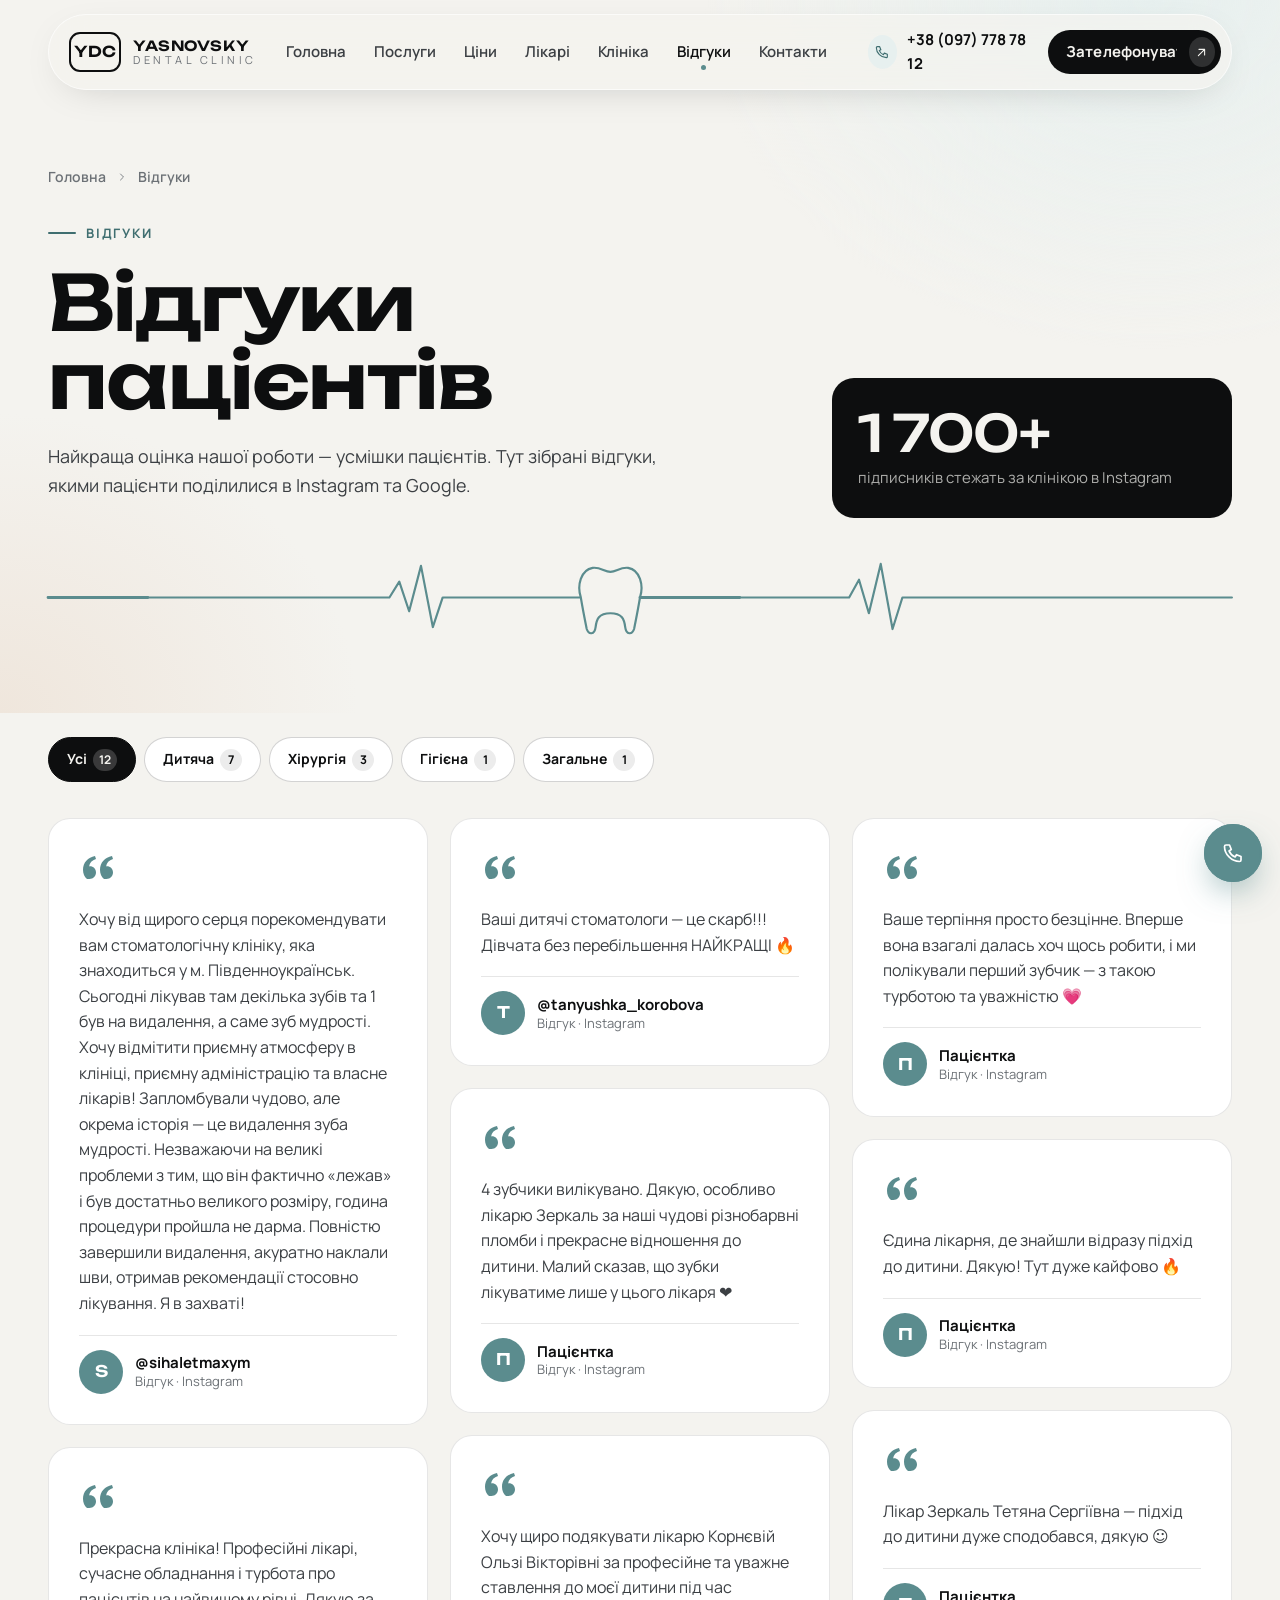
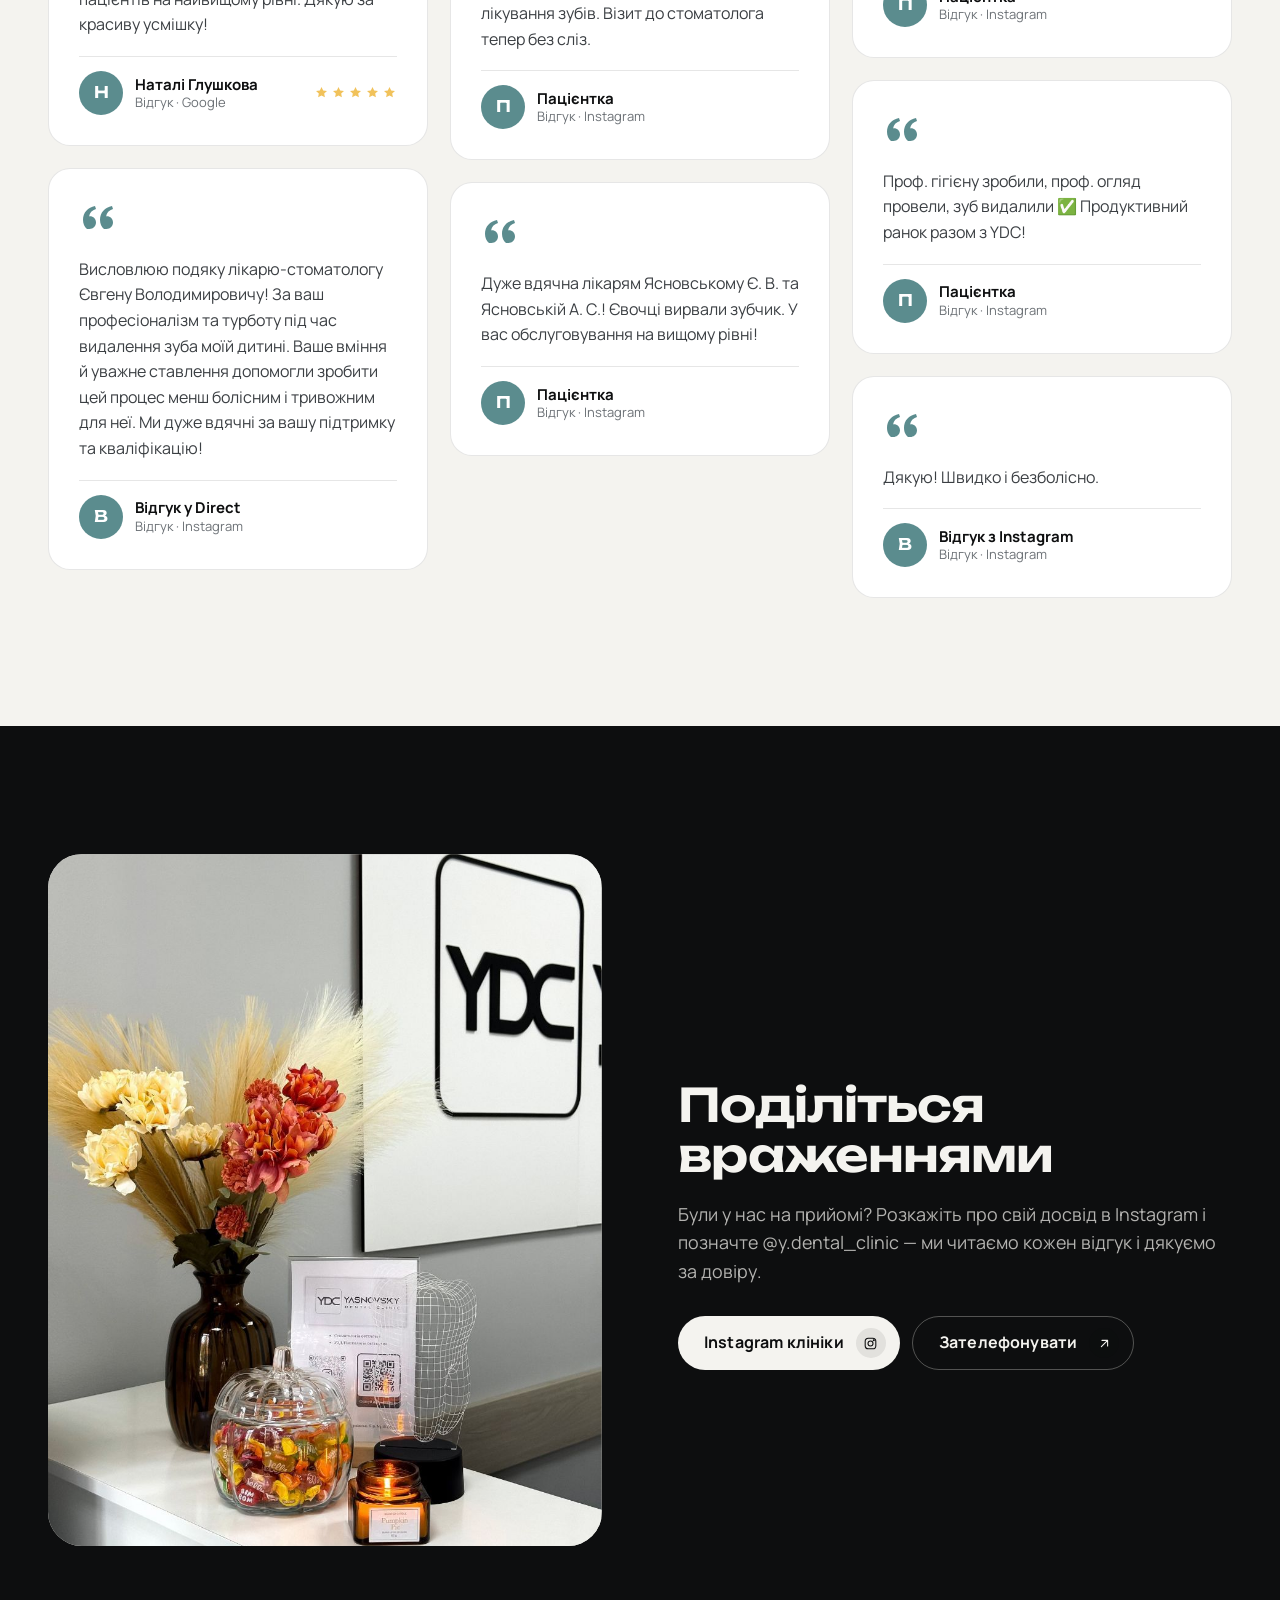
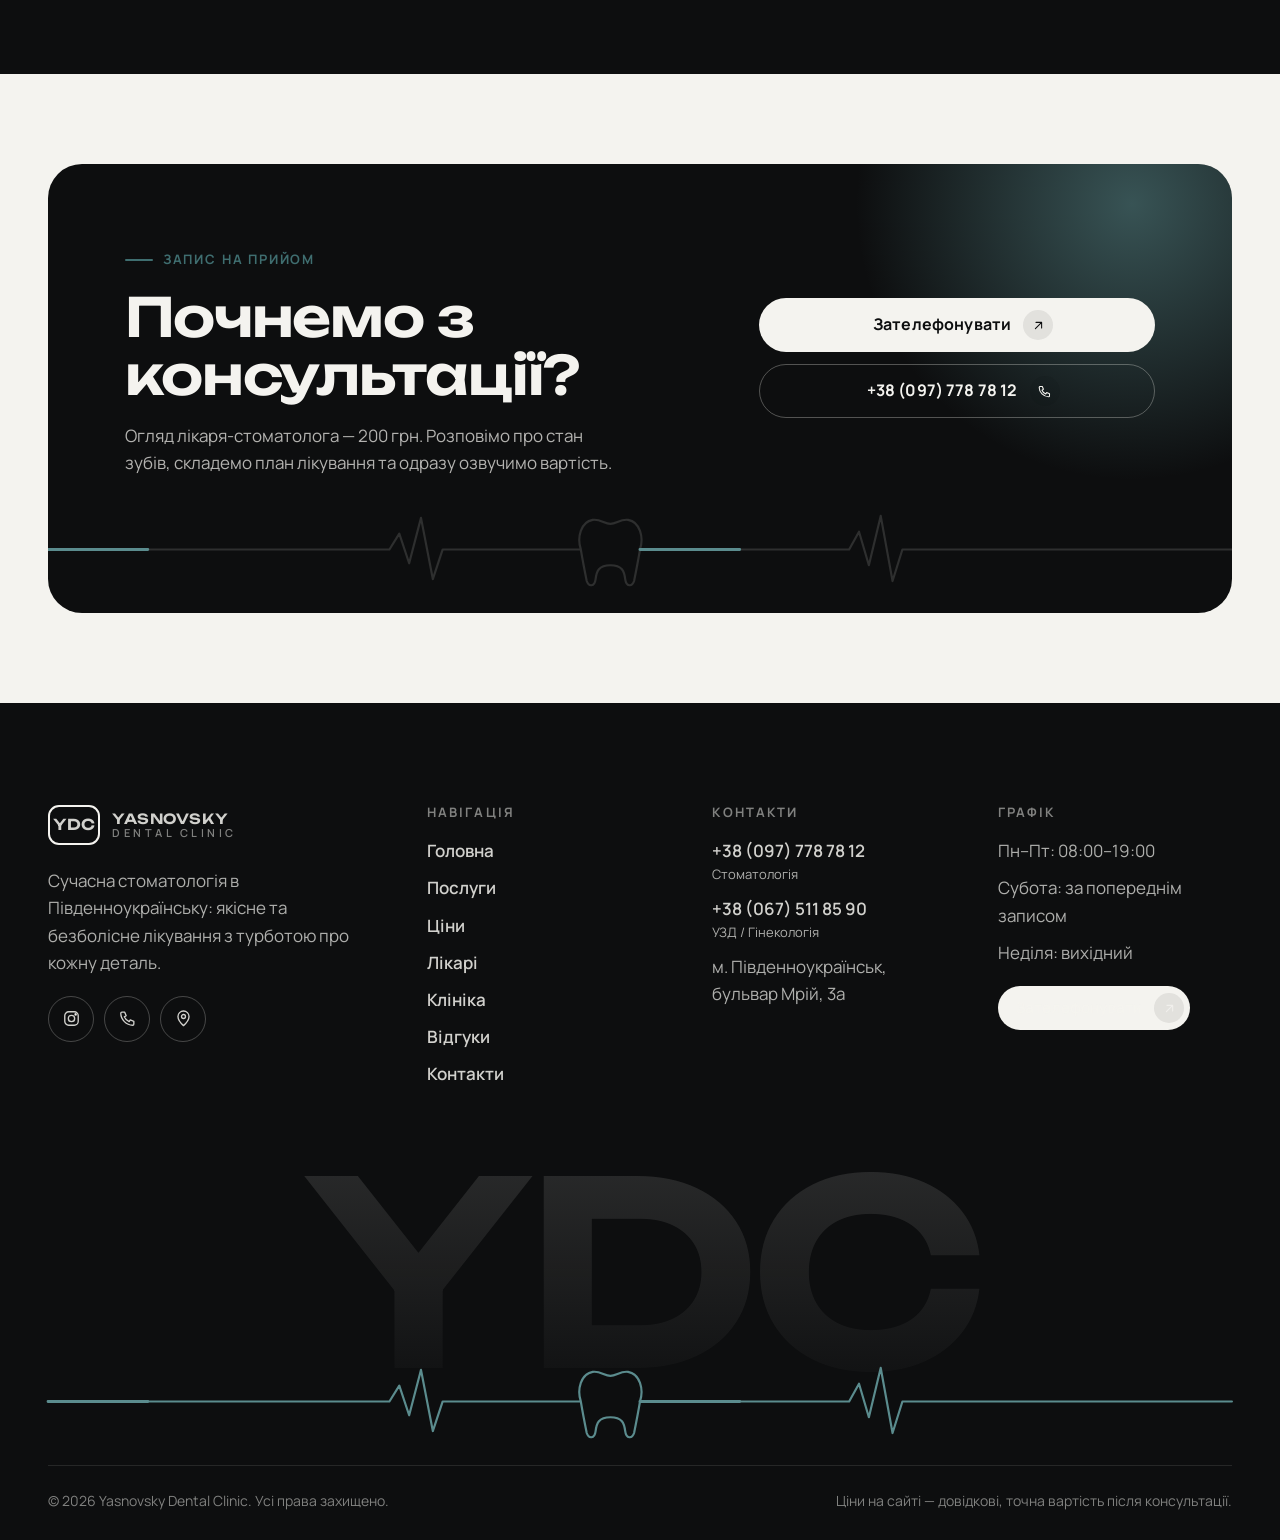
<file: vidhuky.html>
<!doctype html>
<html lang="uk" class="no-js">
<head>
<script src="site-safety.js"></script>
<meta charset="utf-8">
<meta name="viewport" content="width=device-width, initial-scale=1, viewport-fit=cover">
<title>Відгуки пацієнтів — Yasnovsky Dental Clinic</title>
<meta name="description" content="Справжні відгуки пацієнтів Yasnovsky Dental Clinic у Південноукраїнську: дитяча стоматологія, хірургія, гігієна та лікування.">
<meta name="robots" content="noindex, nofollow">
<meta name="theme-color" content="#0d0e0f">

<meta property="og:type" content="website">
<meta property="og:locale" content="uk_UA">
<meta property="og:site_name" content="Yasnovsky Dental Clinic">
<meta property="og:title" content="Відгуки пацієнтів — Yasnovsky Dental Clinic">
<meta property="og:description" content="Справжні відгуки пацієнтів Yasnovsky Dental Clinic у Південноукраїнську: дитяча стоматологія, хірургія, гігієна та лікування.">

<meta property="og:image" content="https://konkos-design.github.io/ydc-dental/img/og-image.jpg">
<meta property="og:image:secure_url" content="https://konkos-design.github.io/ydc-dental/img/og-image.jpg">
<meta property="og:image:type" content="image/jpeg">
<meta property="og:image:width" content="1200">
<meta property="og:image:height" content="630">
<meta property="og:image:alt" content="Yasnovsky Dental Clinic — стоматологія в Південноукраїнську">
<meta name="twitter:card" content="summary_large_image">
<meta name="twitter:title" content="Відгуки пацієнтів — Yasnovsky Dental Clinic">
<meta name="twitter:description" content="Справжні відгуки пацієнтів Yasnovsky Dental Clinic у Південноукраїнську: дитяча стоматологія, хірургія, гігієна та лікування.">
<meta name="twitter:image" content="https://konkos-design.github.io/ydc-dental/img/og-image.jpg">
<link rel="icon" href="img/favicon.svg" type="image/svg+xml">
<link rel="icon" href="img/favicon-32.png" sizes="32x32" type="image/png">
<link rel="apple-touch-icon" href="img/apple-touch-icon.png">
<link rel="preload" href="fonts/unbounded-cyrillic.woff2" as="font" type="font/woff2" crossorigin>
<link rel="preload" href="fonts/manrope-cyrillic.woff2" as="font" type="font/woff2" crossorigin>
<link rel="stylesheet" href="css/fonts.css?v=3">
<link rel="stylesheet" href="css/style.css?v=3">
<script>document.documentElement.classList.replace("no-js","js");</script>
<script type="application/ld+json">{"@context": "https://schema.org", "@type": "Dentist", "name": "Yasnovsky Dental Clinic", "telephone": "+380977787812", "address": {"@type": "PostalAddress", "streetAddress": "бульвар Мрій, 3а", "addressLocality": "Південноукраїнськ", "addressRegion": "Миколаївська область", "addressCountry": "UA"}, "openingHours": ["Mo-Fr 08:00-19:00"], "sameAs": ["https://www.instagram.com/y.dental_clinic/"], "url": "https://konkos-design.github.io/ydc-dental/"}</script>
<link rel="canonical" href="https://konkos-design.github.io/ydc-dental/vidhuky.html">
<meta property="og:url" content="https://konkos-design.github.io/ydc-dental/vidhuky.html">
<link rel="stylesheet" href="site-safety.css">
</head>
<body data-page="vidhuky.html">
<div class="scroll-progress" aria-hidden="true"></div>
<header class="header"><div class="container"><div class="header__bar">
<a class="logo" href="index.html" aria-label="Yasnovsky Dental Clinic — на головну"><span class="logo__mark">YDC</span><span class="logo__txt"><b>Yasnovsky</b><small>Dental clinic</small></span></a>
<nav class="nav" aria-label="Головне меню"><a href="index.html">Головна</a><a href="poslugy.html">Послуги</a><a href="tsiny.html">Ціни</a><a href="likari.html">Лікарі</a><a href="klinika.html">Клініка</a><a href="vidhuky.html" class="is-active" aria-current="page">Відгуки</a><a href="kontakty.html">Контакти</a></nav>
<div class="header__actions">
<a class="header__phone" href="tel:+380977787812"><i><svg viewBox="0 0 24 24" fill="none" stroke="currentColor" stroke-width="1.7" stroke-linecap="round" stroke-linejoin="round" aria-hidden="true"><path d="M5 4h3.5l1.8 4.5-2.3 1.4a11 11 0 0 0 6.1 6.1l1.4-2.3L20 15.5V19a1.5 1.5 0 0 1-1.5 1.5C10.6 20.5 3.5 13.4 3.5 5.5A1.5 1.5 0 0 1 5 4z"/></svg></i><span>+38 (097) 778 78 12</span></a>
<a class="btn btn--sm" data-magnetic href="tel:+380977787812"><span class="btn__txt"><span>Зателефонувати</span><span aria-hidden="true">Зателефонувати</span></span><span class="btn__ico"><svg viewBox="0 0 24 24" fill="none" stroke="currentColor" stroke-width="1.7" stroke-linecap="round" stroke-linejoin="round" aria-hidden="true"><path d="M7 17L17 7M8 7h9v9"/></svg></span></a>
<button class="burger" aria-label="Меню" aria-expanded="false"><span></span><span></span><span></span></button>
</div></div></div></header>
<div class="mmenu" aria-label="Мобільне меню"><nav class="mmenu__nav"><a href="index.html"><small>01</small>Головна</a><a href="poslugy.html"><small>02</small>Послуги</a><a href="tsiny.html"><small>03</small>Ціни</a><a href="likari.html"><small>04</small>Лікарі</a><a href="klinika.html"><small>05</small>Клініка</a><a href="vidhuky.html" class="is-active"><small>06</small>Відгуки</a><a href="kontakty.html"><small>07</small>Контакти</a></nav>
<div class="mmenu__foot"><a class="tel" href="tel:+380977787812">+38 (097) 778 78 12</a><p>м. Південноукраїнськ, бульвар Мрій, 3а</p><p>Пн–Пт 08:00–19:00 · Сб за записом</p><a class="btn btn--light" data-magnetic href="tel:+380977787812"><span class="btn__txt"><span>Зателефонувати</span><span aria-hidden="true">Зателефонувати</span></span><span class="btn__ico"><svg viewBox="0 0 24 24" fill="none" stroke="currentColor" stroke-width="1.7" stroke-linecap="round" stroke-linejoin="round" aria-hidden="true"><path d="M7 17L17 7M8 7h9v9"/></svg></span></a></div></div>
<main><section class="page-hero"><div class="container">
<nav class="crumbs" aria-label="Навігаційний ланцюжок" data-reveal="fade"><a href="index.html">Головна</a><svg viewBox="0 0 24 24" fill="none" stroke="currentColor" stroke-width="1.7" stroke-linecap="round" stroke-linejoin="round" aria-hidden="true"><path d="M9 6l6 6-6 6"/></svg><span>Відгуки</span></nav>
<div class="page-hero__grid"><div><span class="eyebrow" data-reveal>Відгуки</span><h1 data-split style="margin-top:20px">Відгуки пацієнтів</h1><p class="lead" data-reveal style="--d:.2s">Найкраща оцінка нашої роботи — усмішки пацієнтів. Тут зібрані відгуки, якими пацієнти поділилися в Instagram та Google.</p></div><div data-reveal style="--d:.3s"><div class="stat" style="background:var(--ink);color:var(--paper);border:0"><b style="font-size:clamp(34px,4vw,52px)">1 700+</b><span style="color:rgba(244,243,239,.7)">підписників стежать за клінікою в Instagram</span></div></div></div>
<svg class="ecg page-hero__ecg" data-draw viewBox="0 0 1200 80" preserveAspectRatio="xMidYMid meet" aria-hidden="true"><path class="ecg__line" pathLength="1" d="M0 40 H330 L346 40 L356 24 L366 54 L378 8 L390 70 L400 40 H540 C542 52 544 62 546 72 C548 78 554 78 555 70 C556 62 558 56 570 56 C582 56 584 62 585 70 C586 78 592 78 594 72 C596 62 598 52 600 40 C604 28 600 12 588 10 C580 9 576 14 570 14 C564 14 560 9 552 10 C540 12 536 28 540 40 M600 40 H800 L812 40 L822 22 L832 56 L844 6 L856 72 L866 40 H1200"/><path class="ecg__pulse" pathLength="1" d="M0 40 H330 L346 40 L356 24 L366 54 L378 8 L390 70 L400 40 H540 C542 52 544 62 546 72 C548 78 554 78 555 70 C556 62 558 56 570 56 C582 56 584 62 585 70 C586 78 592 78 594 72 C596 62 598 52 600 40 C604 28 600 12 588 10 C580 9 576 14 570 14 C564 14 560 9 552 10 C540 12 536 28 540 40 M600 40 H800 L812 40 L822 22 L832 56 L844 6 L856 72 L866 40 H1200"/></svg>
</div></section><section class="section" style="padding-top:20px"><div class="container">
<div class="chips chips--scroll" data-filter-group="#rev-grid" style="margin-bottom:28px"><button class="chip is-active" type="button" data-filter="all">Усі<span class="chip__n">12</span></button><button class="chip" type="button" data-filter="Дитяча">Дитяча<span class="chip__n">7</span></button><button class="chip" type="button" data-filter="Хірургія">Хірургія<span class="chip__n">3</span></button><button class="chip" type="button" data-filter="Гігієна">Гігієна<span class="chip__n">1</span></button><button class="chip" type="button" data-filter="Загальне">Загальне<span class="chip__n">1</span></button></div>
<div class="rev-masonry" id="rev-grid"><div data-reveal data-tags="Хірургія" style="--d:0.00s"><article class="rev rev--light"><svg class="rev__q" viewBox="0 0 40 40" fill="currentColor"><path d="M8 30c-2.6-2.4-4-5.3-4-9.3C4 13.6 9 8.4 16 7l1 3c-4 1.3-6.4 3.8-6.9 7.4 4-.4 6.9 2.4 6.9 6.1 0 3.6-2.9 6.5-6.6 6.5-.9 0-1.6 0-2.4 0zm17 0c-2.6-2.4-4-5.3-4-9.3 0-7.1 5-12.3 12-13.7l1 3c-4 1.3-6.4 3.8-6.9 7.4 4-.4 6.9 2.4 6.9 6.1 0 3.6-2.9 6.5-6.6 6.5-.9 0-1.6 0-2.4 0z"/></svg><p class="rev__t">Хочу від щирого серця порекомендувати вам стоматологічну клініку, яка знаходиться у м. Південноукраїнськ. Сьогодні лікував там декілька зубів та 1 був на видалення, а саме зуб мудрості. Хочу відмітити приємну атмосферу в клініці, приємну адміністрацію та власне лікарів! Запломбували чудово, але окрема історія — це видалення зуба мудрості. Незважаючи на великі проблеми з тим, що він фактично «лежав» і був достатньо великого розміру, година процедури пройшла не дарма. Повністю завершили видалення, акуратно наклали шви, отримав рекомендації стосовно лікування. Я в захваті!</p>
<div class="rev__foot"><span class="rev__ava">S</span><span class="rev__who"><b>@sihaletmaxym</b><small>Відгук · Instagram</small></span></div></article></div><div data-reveal data-tags="Загальне" style="--d:0.08s"><article class="rev rev--light"><svg class="rev__q" viewBox="0 0 40 40" fill="currentColor"><path d="M8 30c-2.6-2.4-4-5.3-4-9.3C4 13.6 9 8.4 16 7l1 3c-4 1.3-6.4 3.8-6.9 7.4 4-.4 6.9 2.4 6.9 6.1 0 3.6-2.9 6.5-6.6 6.5-.9 0-1.6 0-2.4 0zm17 0c-2.6-2.4-4-5.3-4-9.3 0-7.1 5-12.3 12-13.7l1 3c-4 1.3-6.4 3.8-6.9 7.4 4-.4 6.9 2.4 6.9 6.1 0 3.6-2.9 6.5-6.6 6.5-.9 0-1.6 0-2.4 0z"/></svg><p class="rev__t">Прекрасна клініка! Професійні лікарі, сучасне обладнання і турбота про пацієнтів на найвищому рівні. Дякую за красиву усмішку!</p>
<div class="rev__foot"><span class="rev__ava">Н</span><span class="rev__who"><b>Наталі Глушкова</b><small>Відгук · Google</small></span><span class="rev__stars" aria-label="5 зірок"><svg viewBox="0 0 24 24" fill="currentColor"><path d="M12 3l2.7 5.6 6.1.8-4.5 4.2 1.1 6.1L12 16.8 6.6 19.7l1.1-6.1-4.5-4.2 6.1-.8z"/></svg><svg viewBox="0 0 24 24" fill="currentColor"><path d="M12 3l2.7 5.6 6.1.8-4.5 4.2 1.1 6.1L12 16.8 6.6 19.7l1.1-6.1-4.5-4.2 6.1-.8z"/></svg><svg viewBox="0 0 24 24" fill="currentColor"><path d="M12 3l2.7 5.6 6.1.8-4.5 4.2 1.1 6.1L12 16.8 6.6 19.7l1.1-6.1-4.5-4.2 6.1-.8z"/></svg><svg viewBox="0 0 24 24" fill="currentColor"><path d="M12 3l2.7 5.6 6.1.8-4.5 4.2 1.1 6.1L12 16.8 6.6 19.7l1.1-6.1-4.5-4.2 6.1-.8z"/></svg><svg viewBox="0 0 24 24" fill="currentColor"><path d="M12 3l2.7 5.6 6.1.8-4.5 4.2 1.1 6.1L12 16.8 6.6 19.7l1.1-6.1-4.5-4.2 6.1-.8z"/></svg></span></div></article></div><div data-reveal data-tags="Дитяча" style="--d:0.16s"><article class="rev rev--light"><svg class="rev__q" viewBox="0 0 40 40" fill="currentColor"><path d="M8 30c-2.6-2.4-4-5.3-4-9.3C4 13.6 9 8.4 16 7l1 3c-4 1.3-6.4 3.8-6.9 7.4 4-.4 6.9 2.4 6.9 6.1 0 3.6-2.9 6.5-6.6 6.5-.9 0-1.6 0-2.4 0zm17 0c-2.6-2.4-4-5.3-4-9.3 0-7.1 5-12.3 12-13.7l1 3c-4 1.3-6.4 3.8-6.9 7.4 4-.4 6.9 2.4 6.9 6.1 0 3.6-2.9 6.5-6.6 6.5-.9 0-1.6 0-2.4 0z"/></svg><p class="rev__t">Висловлюю подяку лікарю-стоматологу Євгену Володимировичу! За ваш професіоналізм та турботу під час видалення зуба моїй дитині. Ваше вміння й уважне ставлення допомогли зробити цей процес менш болісним і тривожним для неї. Ми дуже вдячні за вашу підтримку та кваліфікацію!</p>
<div class="rev__foot"><span class="rev__ava">В</span><span class="rev__who"><b>Відгук у Direct</b><small>Відгук · Instagram</small></span></div></article></div><div data-reveal data-tags="Дитяча" style="--d:0.00s"><article class="rev rev--light"><svg class="rev__q" viewBox="0 0 40 40" fill="currentColor"><path d="M8 30c-2.6-2.4-4-5.3-4-9.3C4 13.6 9 8.4 16 7l1 3c-4 1.3-6.4 3.8-6.9 7.4 4-.4 6.9 2.4 6.9 6.1 0 3.6-2.9 6.5-6.6 6.5-.9 0-1.6 0-2.4 0zm17 0c-2.6-2.4-4-5.3-4-9.3 0-7.1 5-12.3 12-13.7l1 3c-4 1.3-6.4 3.8-6.9 7.4 4-.4 6.9 2.4 6.9 6.1 0 3.6-2.9 6.5-6.6 6.5-.9 0-1.6 0-2.4 0z"/></svg><p class="rev__t">Ваші дитячі стоматологи — це скарб!!! Дівчата без перебільшення НАЙКРАЩІ 🔥</p>
<div class="rev__foot"><span class="rev__ava">T</span><span class="rev__who"><b>@tanyushka_korobova</b><small>Відгук · Instagram</small></span></div></article></div><div data-reveal data-tags="Дитяча" style="--d:0.08s"><article class="rev rev--light"><svg class="rev__q" viewBox="0 0 40 40" fill="currentColor"><path d="M8 30c-2.6-2.4-4-5.3-4-9.3C4 13.6 9 8.4 16 7l1 3c-4 1.3-6.4 3.8-6.9 7.4 4-.4 6.9 2.4 6.9 6.1 0 3.6-2.9 6.5-6.6 6.5-.9 0-1.6 0-2.4 0zm17 0c-2.6-2.4-4-5.3-4-9.3 0-7.1 5-12.3 12-13.7l1 3c-4 1.3-6.4 3.8-6.9 7.4 4-.4 6.9 2.4 6.9 6.1 0 3.6-2.9 6.5-6.6 6.5-.9 0-1.6 0-2.4 0z"/></svg><p class="rev__t">4 зубчики вилікувано. Дякую, особливо лікарю Зеркаль за наші чудові різнобарвні пломби і прекрасне відношення до дитини. Малий сказав, що зубки лікуватиме лише у цього лікаря ❤️</p>
<div class="rev__foot"><span class="rev__ava">П</span><span class="rev__who"><b>Пацієнтка</b><small>Відгук · Instagram</small></span></div></article></div><div data-reveal data-tags="Дитяча" style="--d:0.16s"><article class="rev rev--light"><svg class="rev__q" viewBox="0 0 40 40" fill="currentColor"><path d="M8 30c-2.6-2.4-4-5.3-4-9.3C4 13.6 9 8.4 16 7l1 3c-4 1.3-6.4 3.8-6.9 7.4 4-.4 6.9 2.4 6.9 6.1 0 3.6-2.9 6.5-6.6 6.5-.9 0-1.6 0-2.4 0zm17 0c-2.6-2.4-4-5.3-4-9.3 0-7.1 5-12.3 12-13.7l1 3c-4 1.3-6.4 3.8-6.9 7.4 4-.4 6.9 2.4 6.9 6.1 0 3.6-2.9 6.5-6.6 6.5-.9 0-1.6 0-2.4 0z"/></svg><p class="rev__t">Хочу щиро подякувати лікарю Корнєвій Ользі Вікторівні за професійне та уважне ставлення до моєї дитини під час лікування зубів. Візит до стоматолога тепер без сліз.</p>
<div class="rev__foot"><span class="rev__ava">П</span><span class="rev__who"><b>Пацієнтка</b><small>Відгук · Instagram</small></span></div></article></div><div data-reveal data-tags="Хірургія" style="--d:0.00s"><article class="rev rev--light"><svg class="rev__q" viewBox="0 0 40 40" fill="currentColor"><path d="M8 30c-2.6-2.4-4-5.3-4-9.3C4 13.6 9 8.4 16 7l1 3c-4 1.3-6.4 3.8-6.9 7.4 4-.4 6.9 2.4 6.9 6.1 0 3.6-2.9 6.5-6.6 6.5-.9 0-1.6 0-2.4 0zm17 0c-2.6-2.4-4-5.3-4-9.3 0-7.1 5-12.3 12-13.7l1 3c-4 1.3-6.4 3.8-6.9 7.4 4-.4 6.9 2.4 6.9 6.1 0 3.6-2.9 6.5-6.6 6.5-.9 0-1.6 0-2.4 0z"/></svg><p class="rev__t">Дуже вдячна лікарям Ясновському Є. В. та Ясновській А. С.! Євочці вирвали зубчик. У вас обслуговування на вищому рівні!</p>
<div class="rev__foot"><span class="rev__ava">П</span><span class="rev__who"><b>Пацієнтка</b><small>Відгук · Instagram</small></span></div></article></div><div data-reveal data-tags="Дитяча" style="--d:0.08s"><article class="rev rev--light"><svg class="rev__q" viewBox="0 0 40 40" fill="currentColor"><path d="M8 30c-2.6-2.4-4-5.3-4-9.3C4 13.6 9 8.4 16 7l1 3c-4 1.3-6.4 3.8-6.9 7.4 4-.4 6.9 2.4 6.9 6.1 0 3.6-2.9 6.5-6.6 6.5-.9 0-1.6 0-2.4 0zm17 0c-2.6-2.4-4-5.3-4-9.3 0-7.1 5-12.3 12-13.7l1 3c-4 1.3-6.4 3.8-6.9 7.4 4-.4 6.9 2.4 6.9 6.1 0 3.6-2.9 6.5-6.6 6.5-.9 0-1.6 0-2.4 0z"/></svg><p class="rev__t">Ваше терпіння просто безцінне. Вперше вона взагалі далась хоч щось робити, і ми полікували перший зубчик — з такою турботою та уважністю 💗</p>
<div class="rev__foot"><span class="rev__ava">П</span><span class="rev__who"><b>Пацієнтка</b><small>Відгук · Instagram</small></span></div></article></div><div data-reveal data-tags="Дитяча" style="--d:0.16s"><article class="rev rev--light"><svg class="rev__q" viewBox="0 0 40 40" fill="currentColor"><path d="M8 30c-2.6-2.4-4-5.3-4-9.3C4 13.6 9 8.4 16 7l1 3c-4 1.3-6.4 3.8-6.9 7.4 4-.4 6.9 2.4 6.9 6.1 0 3.6-2.9 6.5-6.6 6.5-.9 0-1.6 0-2.4 0zm17 0c-2.6-2.4-4-5.3-4-9.3 0-7.1 5-12.3 12-13.7l1 3c-4 1.3-6.4 3.8-6.9 7.4 4-.4 6.9 2.4 6.9 6.1 0 3.6-2.9 6.5-6.6 6.5-.9 0-1.6 0-2.4 0z"/></svg><p class="rev__t">Єдина лікарня, де знайшли відразу підхід до дитини. Дякую! Тут дуже кайфово 🔥</p>
<div class="rev__foot"><span class="rev__ava">П</span><span class="rev__who"><b>Пацієнтка</b><small>Відгук · Instagram</small></span></div></article></div><div data-reveal data-tags="Дитяча" style="--d:0.00s"><article class="rev rev--light"><svg class="rev__q" viewBox="0 0 40 40" fill="currentColor"><path d="M8 30c-2.6-2.4-4-5.3-4-9.3C4 13.6 9 8.4 16 7l1 3c-4 1.3-6.4 3.8-6.9 7.4 4-.4 6.9 2.4 6.9 6.1 0 3.6-2.9 6.5-6.6 6.5-.9 0-1.6 0-2.4 0zm17 0c-2.6-2.4-4-5.3-4-9.3 0-7.1 5-12.3 12-13.7l1 3c-4 1.3-6.4 3.8-6.9 7.4 4-.4 6.9 2.4 6.9 6.1 0 3.6-2.9 6.5-6.6 6.5-.9 0-1.6 0-2.4 0z"/></svg><p class="rev__t">Лікар Зеркаль Тетяна Сергіївна — підхід до дитини дуже сподобався, дякую ☺️</p>
<div class="rev__foot"><span class="rev__ava">П</span><span class="rev__who"><b>Пацієнтка</b><small>Відгук · Instagram</small></span></div></article></div><div data-reveal data-tags="Гігієна" style="--d:0.08s"><article class="rev rev--light"><svg class="rev__q" viewBox="0 0 40 40" fill="currentColor"><path d="M8 30c-2.6-2.4-4-5.3-4-9.3C4 13.6 9 8.4 16 7l1 3c-4 1.3-6.4 3.8-6.9 7.4 4-.4 6.9 2.4 6.9 6.1 0 3.6-2.9 6.5-6.6 6.5-.9 0-1.6 0-2.4 0zm17 0c-2.6-2.4-4-5.3-4-9.3 0-7.1 5-12.3 12-13.7l1 3c-4 1.3-6.4 3.8-6.9 7.4 4-.4 6.9 2.4 6.9 6.1 0 3.6-2.9 6.5-6.6 6.5-.9 0-1.6 0-2.4 0z"/></svg><p class="rev__t">Проф. гігієну зробили, проф. огляд провели, зуб видалили ✅ Продуктивний ранок разом з YDC!</p>
<div class="rev__foot"><span class="rev__ava">П</span><span class="rev__who"><b>Пацієнтка</b><small>Відгук · Instagram</small></span></div></article></div><div data-reveal data-tags="Хірургія" style="--d:0.16s"><article class="rev rev--light"><svg class="rev__q" viewBox="0 0 40 40" fill="currentColor"><path d="M8 30c-2.6-2.4-4-5.3-4-9.3C4 13.6 9 8.4 16 7l1 3c-4 1.3-6.4 3.8-6.9 7.4 4-.4 6.9 2.4 6.9 6.1 0 3.6-2.9 6.5-6.6 6.5-.9 0-1.6 0-2.4 0zm17 0c-2.6-2.4-4-5.3-4-9.3 0-7.1 5-12.3 12-13.7l1 3c-4 1.3-6.4 3.8-6.9 7.4 4-.4 6.9 2.4 6.9 6.1 0 3.6-2.9 6.5-6.6 6.5-.9 0-1.6 0-2.4 0z"/></svg><p class="rev__t">Дякую! Швидко і безболісно.</p>
<div class="rev__foot"><span class="rev__ava">В</span><span class="rev__who"><b>Відгук з Instagram</b><small>Відгук · Instagram</small></span></div></article></div></div>
</div></section><section class="section section--dark"><div class="container"><div class="split-2">
<div class="media media--tall" data-reveal="clip"><img src="img/interior-autumn.jpg" alt="Ресепшн клініки" loading="lazy"></div>
<div><span class="eyebrow" data-reveal>Ваша думка важлива</span><h2 class="h-2" style="margin:20px 0" data-split>Поділіться враженнями</h2>
<p class="lead" data-reveal>Були у нас на прийомі? Розкажіть про свій досвід в Instagram і позначте @y.dental_clinic — ми читаємо кожен відгук і дякуємо за довіру.</p>
<div style="display:flex;gap:12px;flex-wrap:wrap;margin-top:30px" data-reveal><a class="btn btn--light" href="https://www.instagram.com/y.dental_clinic/" data-magnetic target="_blank" rel="noopener"><span class="btn__txt"><span>Instagram клініки</span><span aria-hidden="true">Instagram клініки</span></span><span class="btn__ico"><svg viewBox="0 0 24 24" fill="none" stroke="currentColor" stroke-width="1.7" stroke-linecap="round" stroke-linejoin="round" aria-hidden="true"><rect x="3.5" y="3.5" width="17" height="17" rx="5"/><circle cx="12" cy="12" r="4"/><circle cx="17.2" cy="6.8" r=".8" fill="currentColor"/></svg></span></a><a class="btn btn--ghost" data-magnetic href="tel:+380977787812"><span class="btn__txt"><span>Зателефонувати</span><span aria-hidden="true">Зателефонувати</span></span><span class="btn__ico"><svg viewBox="0 0 24 24" fill="none" stroke="currentColor" stroke-width="1.7" stroke-linecap="round" stroke-linejoin="round" aria-hidden="true"><path d="M7 17L17 7M8 7h9v9"/></svg></span></a></div></div>
</div></div></section><section class="section--tight"><div class="container"><div class="cta" data-reveal="scale">
<div class="cta__grid"><div><span class="eyebrow">Запис на прийом</span><h2 style="margin-top:18px" data-split>Почнемо з консультації?</h2><p>Огляд лікаря-стоматолога — 200 грн. Розповімо про стан зубів, складемо план лікування та одразу озвучимо вартість.</p></div>
<div class="cta__btns"><a class="btn btn--light" data-magnetic href="tel:+380977787812"><span class="btn__txt"><span>Зателефонувати</span><span aria-hidden="true">Зателефонувати</span></span><span class="btn__ico"><svg viewBox="0 0 24 24" fill="none" stroke="currentColor" stroke-width="1.7" stroke-linecap="round" stroke-linejoin="round" aria-hidden="true"><path d="M7 17L17 7M8 7h9v9"/></svg></span></a><a class="btn btn--ghost" href="tel:+380977787812" data-magnetic ><span class="btn__txt"><span>+38 (097) 778 78 12</span><span aria-hidden="true">+38 (097) 778 78 12</span></span><span class="btn__ico"><svg viewBox="0 0 24 24" fill="none" stroke="currentColor" stroke-width="1.7" stroke-linecap="round" stroke-linejoin="round" aria-hidden="true"><path d="M5 4h3.5l1.8 4.5-2.3 1.4a11 11 0 0 0 6.1 6.1l1.4-2.3L20 15.5V19a1.5 1.5 0 0 1-1.5 1.5C10.6 20.5 3.5 13.4 3.5 5.5A1.5 1.5 0 0 1 5 4z"/></svg></span></a></div></div>
<svg class="ecg cta__ecg" data-draw viewBox="0 0 1200 80" preserveAspectRatio="xMidYMid meet" aria-hidden="true"><path class="ecg__line" pathLength="1" d="M0 40 H330 L346 40 L356 24 L366 54 L378 8 L390 70 L400 40 H540 C542 52 544 62 546 72 C548 78 554 78 555 70 C556 62 558 56 570 56 C582 56 584 62 585 70 C586 78 592 78 594 72 C596 62 598 52 600 40 C604 28 600 12 588 10 C580 9 576 14 570 14 C564 14 560 9 552 10 C540 12 536 28 540 40 M600 40 H800 L812 40 L822 22 L832 56 L844 6 L856 72 L866 40 H1200"/><path class="ecg__pulse" pathLength="1" d="M0 40 H330 L346 40 L356 24 L366 54 L378 8 L390 70 L400 40 H540 C542 52 544 62 546 72 C548 78 554 78 555 70 C556 62 558 56 570 56 C582 56 584 62 585 70 C586 78 592 78 594 72 C596 62 598 52 600 40 C604 28 600 12 588 10 C580 9 576 14 570 14 C564 14 560 9 552 10 C540 12 536 28 540 40 M600 40 H800 L812 40 L822 22 L832 56 L844 6 L856 72 L866 40 H1200"/></svg></div></div></section></main><footer class="footer">
<div class="container">
<div class="footer__top">
<div><a class="logo" href="index.html" aria-label="Yasnovsky Dental Clinic — на головну"><span class="logo__mark">YDC</span><span class="logo__txt"><b>Yasnovsky</b><small>Dental clinic</small></span></a><p style="margin-top:22px;max-width:34ch">Сучасна стоматологія в Південноукраїнську: якісне та безболісне лікування з турботою про кожну деталь.</p>
<div class="social"><a href="https://www.instagram.com/y.dental_clinic/" target="_blank" rel="noopener" aria-label="Instagram"><svg viewBox="0 0 24 24" fill="none" stroke="currentColor" stroke-width="1.7" stroke-linecap="round" stroke-linejoin="round" aria-hidden="true"><rect x="3.5" y="3.5" width="17" height="17" rx="5"/><circle cx="12" cy="12" r="4"/><circle cx="17.2" cy="6.8" r=".8" fill="currentColor"/></svg></a><a href="tel:+380977787812" aria-label="Телефон"><svg viewBox="0 0 24 24" fill="none" stroke="currentColor" stroke-width="1.7" stroke-linecap="round" stroke-linejoin="round" aria-hidden="true"><path d="M5 4h3.5l1.8 4.5-2.3 1.4a11 11 0 0 0 6.1 6.1l1.4-2.3L20 15.5V19a1.5 1.5 0 0 1-1.5 1.5C10.6 20.5 3.5 13.4 3.5 5.5A1.5 1.5 0 0 1 5 4z"/></svg></a><a href="kontakty.html#map" aria-label="Як нас знайти"><svg viewBox="0 0 24 24" fill="none" stroke="currentColor" stroke-width="1.7" stroke-linecap="round" stroke-linejoin="round" aria-hidden="true"><path d="M12 21s-7-6.2-7-11.5a7 7 0 0 1 14 0C19 14.8 12 21 12 21z"/><circle cx="12" cy="9.5" r="2.5"/></svg></a></div></div>
<div><h4>Навігація</h4><ul><li><a href="index.html">Головна</a></li><li><a href="poslugy.html">Послуги</a></li><li><a href="tsiny.html">Ціни</a></li><li><a href="likari.html">Лікарі</a></li><li><a href="klinika.html">Клініка</a></li><li><a href="vidhuky.html">Відгуки</a></li><li><a href="kontakty.html">Контакти</a></li></ul></div>
<div><h4>Контакти</h4><ul><li><a href="tel:+380977787812">+38 (097) 778 78 12</a><p style="font-size:13px">Стоматологія</p></li><li><a href="tel:+380675118590">+38 (067) 511 85 90</a><p style="font-size:13px">УЗД / Гінекологія</p></li><li><p>м. Південноукраїнськ, бульвар Мрій, 3а</p></li></ul></div>
<div><h4>Графік</h4><ul><li><p>Пн–Пт: 08:00–19:00</p></li><li><p>Субота: за попереднім записом</p></li><li><p>Неділя: вихідний</p></li></ul><div style="margin-top:20px"><a class="btn btn--light btn--sm" data-magnetic href="tel:+380977787812"><span class="btn__txt"><span>Зателефонувати</span><span aria-hidden="true">Зателефонувати</span></span><span class="btn__ico"><svg viewBox="0 0 24 24" fill="none" stroke="currentColor" stroke-width="1.7" stroke-linecap="round" stroke-linejoin="round" aria-hidden="true"><path d="M7 17L17 7M8 7h9v9"/></svg></span></a></div></div>
</div>
<div class="footer__big" aria-hidden="true">YDC</div>
<svg class="ecg footer__ecg" data-draw viewBox="0 0 1200 80" preserveAspectRatio="xMidYMid meet" aria-hidden="true"><path class="ecg__line" pathLength="1" d="M0 40 H330 L346 40 L356 24 L366 54 L378 8 L390 70 L400 40 H540 C542 52 544 62 546 72 C548 78 554 78 555 70 C556 62 558 56 570 56 C582 56 584 62 585 70 C586 78 592 78 594 72 C596 62 598 52 600 40 C604 28 600 12 588 10 C580 9 576 14 570 14 C564 14 560 9 552 10 C540 12 536 28 540 40 M600 40 H800 L812 40 L822 22 L832 56 L844 6 L856 72 L866 40 H1200"/><path class="ecg__pulse" pathLength="1" d="M0 40 H330 L346 40 L356 24 L366 54 L378 8 L390 70 L400 40 H540 C542 52 544 62 546 72 C548 78 554 78 555 70 C556 62 558 56 570 56 C582 56 584 62 585 70 C586 78 592 78 594 72 C596 62 598 52 600 40 C604 28 600 12 588 10 C580 9 576 14 570 14 C564 14 560 9 552 10 C540 12 536 28 540 40 M600 40 H800 L812 40 L822 22 L832 56 L844 6 L856 72 L866 40 H1200"/></svg>
<div class="footer__bottom"><span>© <span data-year>2026</span> Yasnovsky Dental Clinic. Усі права захищено.</span><span>Ціни на сайті — довідкові, точна вартість після консультації.</span></div>
</div></footer>

<div class="modal" id="doc" aria-hidden="true" role="dialog" aria-modal="true" aria-label="Лікар"><div class="modal__bg" data-close></div><div class="modal__box" style="width:min(720px,100%)"><button class="modal__close" data-close aria-label="Закрити"><svg viewBox="0 0 24 24" fill="none" stroke="currentColor" stroke-width="1.7" stroke-linecap="round" stroke-linejoin="round" aria-hidden="true"><path d="M6 6l12 12M18 6L6 18"/></svg></button><div class="doc-modal"></div></div></div>
<div class="lightbox" role="dialog" aria-modal="true" aria-label="Перегляд фотографій" aria-hidden="true"><img src="[data-uri]" alt=""><p class="lightbox__cap"></p><button class="lb-btn lb-close" aria-label="Закрити"><svg viewBox="0 0 24 24" fill="none" stroke="currentColor" stroke-width="1.7" stroke-linecap="round" stroke-linejoin="round" aria-hidden="true"><path d="M6 6l12 12M18 6L6 18"/></svg></button><button class="lb-btn lb-prev" aria-label="Попереднє фото"><svg viewBox="0 0 24 24" fill="none" stroke="currentColor" stroke-width="1.7" stroke-linecap="round" stroke-linejoin="round" aria-hidden="true"><path d="M19 12H5M11 6l-6 6 6 6"/></svg></button><button class="lb-btn lb-next" aria-label="Наступне фото"><svg viewBox="0 0 24 24" fill="none" stroke="currentColor" stroke-width="1.7" stroke-linecap="round" stroke-linejoin="round" aria-hidden="true"><path d="M5 12h14M13 6l6 6-6 6"/></svg></button></div>
<div class="fab"><button class="fab__top" aria-label="Нагору"><svg viewBox="0 0 24 24" fill="none" stroke="currentColor" stroke-width="1.7" stroke-linecap="round" stroke-linejoin="round" aria-hidden="true"><path d="M12 19V5M6 11l6-6 6 6"/></svg></button><a class="fab__btn" href="tel:+380977787812" aria-label="Зателефонувати"><svg viewBox="0 0 24 24" fill="none" stroke="currentColor" stroke-width="1.7" stroke-linecap="round" stroke-linejoin="round" aria-hidden="true"><path d="M5 4h3.5l1.8 4.5-2.3 1.4a11 11 0 0 0 6.1 6.1l1.4-2.3L20 15.5V19a1.5 1.5 0 0 1-1.5 1.5C10.6 20.5 3.5 13.4 3.5 5.5A1.5 1.5 0 0 1 5 4z"/></svg></a></div><script src="js/site-data.js?v=3"></script><script src="js/icons.js?v=3"></script><script src="js/main.js?v=3"></script>
</body>
</html>
</file>
<file: css/fonts.css>
@font-face{font-family:'Manrope';font-style:normal;font-weight:400 800;font-display:swap;src:url('../fonts/manrope-cyrillic-ext.woff2') format('woff2');unicode-range:U+0460-052F, U+1C80-1C8A, U+20B4, U+2DE0-2DFF, U+A640-A69F, U+FE2E-FE2F;}
@font-face{font-family:'Manrope';font-style:normal;font-weight:400 800;font-display:swap;src:url('../fonts/manrope-cyrillic.woff2') format('woff2');unicode-range:U+0301, U+0400-045F, U+0490-0491, U+04B0-04B1, U+2116;}
@font-face{font-family:'Manrope';font-style:normal;font-weight:400 800;font-display:swap;src:url('../fonts/manrope-latin-ext.woff2') format('woff2');unicode-range:U+0100-02BA, U+02BD-02C5, U+02C7-02CC, U+02CE-02D7, U+02DD-02FF, U+0304, U+0308, U+0329, U+1D00-1DBF, U+1E00-1E9F, U+1EF2-1EFF, U+2020, U+20A0-20AB, U+20AD-20C4, U+2113, U+2C60-2C7F, U+A720-A7FF;}
@font-face{font-family:'Manrope';font-style:normal;font-weight:400 800;font-display:swap;src:url('../fonts/manrope-latin.woff2') format('woff2');unicode-range:U+0000-00FF, U+0131, U+0152-0153, U+02BB-02BC, U+02C6, U+02DA, U+02DC, U+0304, U+0308, U+0329, U+2000-206F, U+20AC, U+2122, U+2191, U+2193, U+2212, U+2215, U+FEFF, U+FFFD;}
@font-face{font-family:'Unbounded';font-style:normal;font-weight:300 700;font-display:swap;src:url('../fonts/unbounded-cyrillic-ext.woff2') format('woff2');unicode-range:U+0460-052F, U+1C80-1C8A, U+20B4, U+2DE0-2DFF, U+A640-A69F, U+FE2E-FE2F;}
@font-face{font-family:'Unbounded';font-style:normal;font-weight:300 700;font-display:swap;src:url('../fonts/unbounded-cyrillic.woff2') format('woff2');unicode-range:U+0301, U+0400-045F, U+0490-0491, U+04B0-04B1, U+2116;}
@font-face{font-family:'Unbounded';font-style:normal;font-weight:300 700;font-display:swap;src:url('../fonts/unbounded-latin-ext.woff2') format('woff2');unicode-range:U+0100-02BA, U+02BD-02C5, U+02C7-02CC, U+02CE-02D7, U+02DD-02FF, U+0304, U+0308, U+0329, U+1D00-1DBF, U+1E00-1E9F, U+1EF2-1EFF, U+2020, U+20A0-20AB, U+20AD-20C4, U+2113, U+2C60-2C7F, U+A720-A7FF;}
@font-face{font-family:'Unbounded';font-style:normal;font-weight:300 700;font-display:swap;src:url('../fonts/unbounded-latin.woff2') format('woff2');unicode-range:U+0000-00FF, U+0131, U+0152-0153, U+02BB-02BC, U+02C6, U+02DA, U+02DC, U+0304, U+0308, U+0329, U+2000-206F, U+20AC, U+2122, U+2191, U+2193, U+2212, U+2215, U+FEFF, U+FFFD;}
</file>
<file: css/style.css>
/* =========================================================
   Yasnovsky Dental Clinic — дизайн-система
   Монохром бренду YDC + м'який «крижаний» акцент
   ========================================================= */
:root{
  --ink:#0d0e0f;
  --ink-2:#1b1d1f;
  --ink-soft:#3b3f43;
  --muted:#6c7176;
  --paper:#f4f3ef;
  --paper-2:#ecebe6;
  --white:#ffffff;
  --line:rgba(13,14,15,.10);
  --line-2:rgba(13,14,15,.18);
  --accent:#5b8c8e;
  --accent-ink:#3f6e70;
  --accent-soft:#d6e6e4;
  --ice:#e7f0ef;
  --warm:#efe6dc;
  --radius:22px;
  --radius-sm:14px;
  --radius-lg:34px;
  --shadow:0 20px 60px -25px rgba(13,14,15,.35);
  --shadow-soft:0 10px 30px -18px rgba(13,14,15,.3);
  --ease:cubic-bezier(.22,1,.36,1);
  --ease-io:cubic-bezier(.76,0,.24,1);
  --f-display:"Unbounded",system-ui,sans-serif;
  --f-body:"Manrope",system-ui,-apple-system,"Segoe UI",sans-serif;
  --gutter:clamp(16px,4vw,48px);
  --maxw:1320px;
  --header-h:76px;
}
*,*::before,*::after{box-sizing:border-box}
html{-webkit-text-size-adjust:100%;scroll-behavior:smooth;scroll-padding-top:110px}
body{margin:0;font-family:var(--f-body);font-size:17px;line-height:1.6;color:var(--ink);background:var(--paper);overflow-x:hidden;-webkit-font-smoothing:antialiased;text-rendering:optimizeLegibility}
body.is-locked{overflow:hidden}
img{max-width:100%;display:block;height:auto}
a{color:inherit;text-decoration:none}
button,input,select,textarea{font:inherit;color:inherit}
button{cursor:pointer;background:none;border:0;padding:0}
h1,h2,h3,h4{font-family:var(--f-display);font-weight:600;line-height:1.08;letter-spacing:-.02em;margin:0;overflow-wrap:break-word;hyphens:manual}
p{margin:0 0 1em}
::selection{background:var(--ink);color:var(--paper)}
:focus-visible{outline:2px solid var(--accent);outline-offset:3px;border-radius:8px}
.sr-only{position:absolute;width:1px;height:1px;padding:0;margin:-1px;overflow:hidden;clip:rect(0,0,0,0);white-space:nowrap;border:0}
.container{width:100%;max-width:var(--maxw);margin:0 auto;padding:0 var(--gutter)}
.section{padding:clamp(72px,10vw,140px) 0;position:relative}
.section--tight{padding:clamp(56px,7vw,96px) 0}
.section--dark{background:var(--ink);color:var(--paper)}
.section--white{background:var(--white)}
.nowrap{white-space:nowrap}

/* ---------- типографіка ---------- */
.eyebrow{display:inline-flex;align-items:center;gap:10px;font-family:var(--f-body);font-weight:700;font-size:13px;letter-spacing:.14em;text-transform:uppercase;color:var(--accent-ink)}
.eyebrow::before{content:"";width:28px;height:2px;background:currentColor;border-radius:2px}
.section--dark .eyebrow{color:var(--accent-soft)}
.h-display{font-size:clamp(34px,6.4vw,92px)}
.h-1{font-size:clamp(30px,4.6vw,64px)}
.h-2{font-size:clamp(26px,3.6vw,48px)}
.h-3{font-size:clamp(20px,2vw,26px)}
.lead{font-size:clamp(17px,1.4vw,20px);color:var(--ink-soft);max-width:60ch}
.section--dark .lead{color:rgba(244,243,239,.72)}
.muted{color:var(--muted)}
.accent-text{color:var(--accent)}
.serif-it{font-family:var(--f-display);font-weight:300;font-style:normal;color:var(--accent)}
.sec-head{display:grid;gap:18px;margin-bottom:clamp(36px,5vw,64px);max-width:860px}
.sec-head--row{display:flex;justify-content:space-between;align-items:flex-end;gap:24px;max-width:none;flex-wrap:wrap}
.sec-head--row>div:first-child{display:grid;gap:18px;max-width:760px}
.sec-head--center{margin-left:auto;margin-right:auto;text-align:center;justify-items:center}

/* ---------- кнопки ---------- */
.btn{--bg:var(--ink);--fg:var(--paper);--hover:var(--accent);position:relative;display:inline-flex;align-items:center;justify-content:center;gap:12px;min-height:54px;padding:0 26px;border-radius:999px;background:var(--bg);color:var(--fg);font-weight:700;font-size:16px;letter-spacing:.01em;overflow:hidden;isolation:isolate;white-space:nowrap;transition:transform .5s var(--ease),box-shadow .5s var(--ease),color .4s;will-change:transform}
.btn::before{content:"";position:absolute;inset:0;background:var(--hover);border-radius:inherit;transform:translateY(102%);transition:transform .55s var(--ease);z-index:-1}
.btn:hover::before{transform:translateY(0)}
.btn:hover{box-shadow:0 18px 40px -18px rgba(91,140,142,.75)}
.btn:active{transform:scale(.97)}
.btn .btn__txt{position:relative;display:inline-block;overflow:hidden;line-height:1.2}
.btn .btn__txt span{display:block;transition:transform .5s var(--ease)}
.btn .btn__txt span+span{position:absolute;left:0;top:100%}
.btn:hover .btn__txt span{transform:translateY(-100%)}
.btn__ico{display:grid;place-items:center;width:30px;height:30px;margin-right:-12px;border-radius:50%;background:rgba(255,255,255,.14);transition:transform .5s var(--ease),background .4s}
.btn:hover .btn__ico{transform:rotate(-45deg);background:rgba(255,255,255,.24)}
.btn__ico svg{width:15px;height:15px}
.btn--light{--bg:var(--paper);--fg:var(--ink);--hover:var(--accent-soft)}
.btn--light .btn__ico{background:rgba(13,14,15,.08)}
.btn--ghost{--bg:transparent;--fg:var(--ink);--hover:var(--ink);border:1.5px solid var(--line-2)}
.btn--ghost:hover{color:var(--paper);border-color:var(--ink)}
.btn--ghost .btn__ico{background:rgba(13,14,15,.07)}
.section--dark .btn--ghost{--fg:var(--paper);--hover:var(--paper);border-color:rgba(244,243,239,.3)}
.section--dark .btn--ghost:hover{color:var(--ink)}
.btn--accent{--bg:var(--accent);--hover:var(--ink)}
.btn--sm{min-height:44px;padding:0 18px;font-size:15px}
.btn--block{width:100%}
.ripple{position:absolute;border-radius:50%;transform:scale(0);background:rgba(255,255,255,.45);animation:ripple .7s var(--ease) forwards;pointer-events:none;z-index:2}
@keyframes ripple{to{transform:scale(4);opacity:0}}
.link-arrow{display:inline-flex;align-items:center;gap:10px;font-weight:700;position:relative;padding-bottom:4px}
.link-arrow::after{content:"";position:absolute;left:0;bottom:0;width:100%;height:2px;background:currentColor;transform-origin:right;transform:scaleX(.25);transition:transform .5s var(--ease)}
.link-arrow:hover::after{transform:scaleX(1);transform-origin:left}
.link-arrow svg{width:16px;height:16px;transition:transform .45s var(--ease)}
.link-arrow:hover svg{transform:translateX(5px)}

/* ---------- прелоадер ---------- */
.preloader{position:fixed;inset:0;z-index:200;background:var(--ink);color:var(--paper);display:grid;place-items:center;transition:transform 1s var(--ease-io) .1s}
.preloader.is-done{transform:translateY(-100%)}
.preloader__inner{display:grid;gap:22px;justify-items:center;width:min(420px,80vw)}
.preloader__logo{font-family:var(--f-display);font-weight:600;font-size:46px;letter-spacing:.02em;display:flex;gap:2px;overflow:hidden}
.preloader__logo span{display:inline-block;transform:translateY(110%);animation:pl-up .8s var(--ease) forwards}
.preloader__logo span:nth-child(2){animation-delay:.08s}.preloader__logo span:nth-child(3){animation-delay:.16s}
@keyframes pl-up{to{transform:none}}
.preloader__ecg{width:100%;height:60px}
.preloader__ecg path{fill:none;stroke:var(--accent-soft);stroke-width:2.5;stroke-linecap:round;stroke-linejoin:round;stroke-dasharray:900;stroke-dashoffset:900;animation:draw 1.4s var(--ease) .2s forwards}
@keyframes draw{to{stroke-dashoffset:0}}
.preloader__count{font-size:13px;letter-spacing:.2em;opacity:.6}
.no-preloader .preloader{display:none}

/* ---------- курсор ---------- */
.cursor{position:fixed;left:0;top:0;width:38px;height:38px;margin:-19px 0 0 -19px;border:1.5px solid var(--accent);border-radius:50%;pointer-events:none;z-index:300;transition:width .35s var(--ease),height .35s var(--ease),margin .35s var(--ease),background .35s,border-color .35s,opacity .3s;opacity:0;mix-blend-mode:multiply}
.cursor.is-on{opacity:1}
.cursor.is-hover{width:70px;height:70px;margin:-35px 0 0 -35px;background:rgba(91,140,142,.16);border-color:transparent}
.cursor-dot{position:fixed;left:0;top:0;width:6px;height:6px;margin:-3px 0 0 -3px;background:var(--ink);border-radius:50%;pointer-events:none;z-index:301;opacity:0;transition:opacity .3s}
.cursor-dot.is-on{opacity:1}
@media (hover:none),(pointer:coarse){.cursor,.cursor-dot{display:none}}

/* ---------- прогрес скролу ---------- */
.scroll-progress{position:fixed;left:0;top:0;height:3px;width:100%;transform-origin:left;transform:scaleX(0);background:linear-gradient(90deg,var(--accent),var(--ink));z-index:120}

/* ---------- хедер ---------- */
.header{position:fixed;top:14px;left:0;right:0;z-index:100;transition:transform .6s var(--ease),top .4s}
.header.is-hidden{transform:translateY(-140%)}
.header__bar{display:flex;align-items:center;justify-content:space-between;gap:16px;height:var(--header-h);padding:0 10px 0 20px;border-radius:999px;background:rgba(244,243,239,.72);backdrop-filter:blur(18px) saturate(1.4);-webkit-backdrop-filter:blur(18px) saturate(1.4);border:1px solid rgba(255,255,255,.6);box-shadow:0 10px 40px -20px rgba(13,14,15,.25);transition:background .4s,box-shadow .4s}
.header.is-scrolled .header__bar{background:rgba(255,255,255,.86);box-shadow:0 14px 40px -18px rgba(13,14,15,.3)}
.logo{display:flex;align-items:center;gap:12px;flex-shrink:0}
.logo__mark{display:grid;place-items:center;width:52px;height:40px;border:2px solid var(--ink);border-radius:11px;font-family:var(--f-display);font-weight:600;font-size:15px;letter-spacing:.02em;transition:background .4s,color .4s,transform .6s var(--ease)}
.logo:hover .logo__mark{background:var(--ink);color:var(--paper);transform:rotate(-6deg)}
.logo__txt{display:grid;line-height:1.1}
.logo__txt b{font-family:var(--f-display);font-weight:600;font-size:14px;letter-spacing:.06em;text-transform:uppercase}
.logo__txt small{font-size:11px;letter-spacing:.32em;text-transform:uppercase;color:var(--muted)}
.nav{display:flex;align-items:center;gap:2px}
.nav a{position:relative;padding:10px 13px;border-radius:999px;font-weight:600;font-size:15px;color:var(--ink-soft);transition:color .3s,background .3s}
.nav a:hover{color:var(--ink);background:rgba(13,14,15,.05)}
.nav a.is-active{color:var(--ink)}
.nav a.is-active::after{content:"";position:absolute;left:50%;bottom:4px;width:5px;height:5px;margin-left:-2.5px;border-radius:50%;background:var(--accent)}
.header__actions{display:flex;align-items:center;gap:10px}
.header__phone{display:flex;align-items:center;gap:10px;font-weight:700;font-size:15px;padding:8px 12px;border-radius:999px;transition:background .3s}
.header__phone:hover{background:rgba(13,14,15,.05)}
.header__phone i{display:grid;place-items:center;width:34px;height:34px;border-radius:50%;background:var(--ice);color:var(--accent-ink)}
.header__phone i svg{width:16px;height:16px}
.burger{display:none;width:52px;height:52px;border-radius:50%;background:var(--ink);color:var(--paper);position:relative;transition:transform .4s var(--ease)}
.burger:active{transform:scale(.92)}
.burger span{position:absolute;left:16px;right:16px;height:2px;background:currentColor;border-radius:2px;transition:transform .5s var(--ease),opacity .3s,top .4s var(--ease)}
.burger span:nth-child(1){top:20px}.burger span:nth-child(2){top:25px}.burger span:nth-child(3){top:30px}
.menu-open .burger span:nth-child(1){top:25px;transform:rotate(45deg)}
.menu-open .burger span:nth-child(2){opacity:0;transform:scaleX(0)}
.menu-open .burger span:nth-child(3){top:25px;transform:rotate(-45deg)}

/* мобільне меню */
.mmenu{position:fixed;inset:0;z-index:90;background:var(--ink);color:var(--paper);clip-path:circle(0% at calc(100% - 52px) 52px);transition:clip-path .9s var(--ease-io);display:flex;flex-direction:column;padding:120px var(--gutter) 32px;overflow-y:auto}
.menu-open .mmenu{clip-path:circle(150% at calc(100% - 52px) 52px)}
.mmenu__nav{display:grid;gap:4px}
.mmenu__nav a{display:flex;align-items:baseline;gap:14px;font-family:var(--f-display);font-weight:500;font-size:clamp(26px,7.4vw,44px);line-height:1.25;padding:6px 0;opacity:0;transform:translateY(30px);transition:opacity .6s var(--ease),transform .6s var(--ease),color .3s}
.mmenu__nav a small{font-family:var(--f-body);font-size:12px;color:var(--accent-soft);letter-spacing:.1em}
.mmenu__nav a:hover,.mmenu__nav a.is-active{color:var(--accent-soft)}
.menu-open .mmenu__nav a{opacity:1;transform:none}
.mmenu__nav a:nth-child(1){transition-delay:.25s}.mmenu__nav a:nth-child(2){transition-delay:.3s}.mmenu__nav a:nth-child(3){transition-delay:.35s}.mmenu__nav a:nth-child(4){transition-delay:.4s}.mmenu__nav a:nth-child(5){transition-delay:.45s}.mmenu__nav a:nth-child(6){transition-delay:.5s}.mmenu__nav a:nth-child(7){transition-delay:.55s}
.mmenu__foot{margin-top:auto;padding-top:28px;display:grid;gap:14px;opacity:0;transition:opacity .6s .55s}
.menu-open .mmenu__foot{opacity:1}
.mmenu__foot a.tel{font-family:var(--f-display);font-size:20px}
.mmenu__foot p{margin:0;color:rgba(244,243,239,.6);font-size:15px}

/* ---------- reveal-анімації ---------- */
.js [data-reveal]{opacity:0;transform:translateY(40px);transition:opacity 1s var(--ease),transform 1.1s var(--ease);transition-delay:var(--d,0s)}
.js [data-reveal="fade"]{transform:none}
.js [data-reveal="left"]{transform:translateX(-50px)}
.js [data-reveal="right"]{transform:translateX(50px)}
.js [data-reveal="scale"]{transform:scale(.92)}
.js [data-reveal].is-in{opacity:1;transform:none}
.js [data-reveal="clip"]{opacity:1;transform:none;clip-path:inset(100% 0 0 0 round var(--radius));transition:clip-path 1.3s var(--ease);transition-delay:var(--d,0s)}
.js [data-reveal="clip"].is-in{clip-path:inset(0 0 0 0 round var(--radius))}
.js [data-reveal="clip"] img{transform:scale(1.25);transition:transform 1.8s var(--ease);transition-delay:var(--d,0s)}
.js [data-reveal="clip"].is-in img{transform:scale(1)}
.split .w{display:inline-block;overflow:hidden;vertical-align:top;padding-bottom:.08em;margin-bottom:-.08em}
.split .w>span{display:inline-block;transform:translateY(105%);transition:transform 1.1s var(--ease);transition-delay:calc(var(--i)*.05s + var(--d,0s))}
.split.is-in .w>span{transform:none}
.no-js .split .w>span{transform:none}

/* ---------- маркі ---------- */
.marquee{overflow:hidden;white-space:nowrap;border-block:1px solid var(--line);background:var(--white);padding:22px 0;user-select:none}
.marquee__track{display:inline-flex;gap:48px;animation:marquee 38s linear infinite;padding-left:48px}
.marquee:hover .marquee__track{animation-play-state:paused}
.marquee__item{display:inline-flex;align-items:center;gap:48px;font-family:var(--f-display);font-weight:500;font-size:clamp(20px,2.6vw,34px);letter-spacing:-.01em}
.marquee__item svg{width:26px;height:26px;color:var(--accent);flex-shrink:0}
.marquee--dark{background:var(--ink);color:var(--paper);border-color:transparent}
@keyframes marquee{to{transform:translateX(-50%)}}

/* ---------- ECG ---------- */
.ecg{display:block;width:100%;overflow:visible}
.ecg path{fill:none;stroke:currentColor;stroke-width:2.2;stroke-linecap:round;stroke-linejoin:round}
.ecg .ecg__line{stroke-dasharray:1;stroke-dashoffset:1;transition:stroke-dashoffset 2.6s var(--ease)}
.ecg.is-in .ecg__line{stroke-dashoffset:0}
.ecg .ecg__pulse{stroke:var(--accent);stroke-width:3;stroke-dasharray:.06 .94;stroke-dashoffset:1;opacity:0}
.ecg.is-in .ecg__pulse{opacity:1;animation:pulse-run 3.2s linear 2.4s infinite}
@keyframes pulse-run{from{stroke-dashoffset:1}to{stroke-dashoffset:-.06}}

/* ---------- HERO (головна) ---------- */
.hero{position:relative;padding:calc(var(--header-h) + 70px) 0 40px;min-height:100svh;display:flex;flex-direction:column;justify-content:center;overflow:hidden}
.hero__bg{position:absolute;inset:0;z-index:-1;background:radial-gradient(60% 60% at 85% 20%,var(--ice) 0%,transparent 60%),radial-gradient(50% 50% at 0% 100%,var(--warm) 0%,transparent 70%),var(--paper)}
.hero__grid{display:grid;grid-template-columns:1.05fr .95fr;gap:clamp(28px,4vw,64px);align-items:center}
.hero__title{font-size:clamp(36px,5.6vw,84px);line-height:1.02}
.hero__title em{font-style:normal;color:var(--accent)}
.hero__lead{margin:26px 0 34px;font-size:clamp(17px,1.35vw,20px);color:var(--ink-soft);max-width:520px}
.hero__cta{display:flex;flex-wrap:wrap;gap:12px}
.hero__status{display:inline-flex;align-items:center;gap:10px;margin-bottom:24px;padding:8px 16px 8px 12px;border-radius:999px;background:var(--white);border:1px solid var(--line);font-size:14px;font-weight:600;box-shadow:var(--shadow-soft)}
.dot{width:10px;height:10px;border-radius:50%;background:#2fb36c;position:relative;flex-shrink:0}
.dot::after{content:"";position:absolute;inset:-4px;border-radius:50%;border:2px solid #2fb36c;animation:ping 1.8s var(--ease) infinite}
.dot.is-closed{background:#d0574e}.dot.is-closed::after{border-color:#d0574e}
.dot.is-appt{background:#e0a33a}.dot.is-appt::after{border-color:#e0a33a}
@keyframes ping{from{transform:scale(.6);opacity:1}to{transform:scale(1.8);opacity:0}}
.hero__visual{position:relative;height:clamp(440px,48vw,640px)}
.hero__img{position:absolute;border-radius:var(--radius-lg);overflow:hidden;box-shadow:var(--shadow);background:var(--paper-2)}
.hero__img img{width:100%;height:100%;object-fit:cover}
.hero__img--a{inset:0 18% 14% 0}
.hero__img--b{width:42%;height:44%;right:0;top:6%;border:6px solid var(--paper)}
.hero__img--c{width:38%;height:38%;right:6%;bottom:0;border:6px solid var(--paper)}
.chip-float{position:absolute;display:flex;align-items:center;gap:10px;padding:12px 16px;border-radius:18px;background:rgba(255,255,255,.9);backdrop-filter:blur(10px);-webkit-backdrop-filter:blur(10px);box-shadow:var(--shadow-soft);font-weight:700;font-size:14px;line-height:1.2;animation:float 6s ease-in-out infinite;white-space:nowrap}
.chip-float i{display:grid;place-items:center;width:36px;height:36px;border-radius:12px;background:var(--ink);color:var(--paper);flex-shrink:0}
.chip-float i svg{width:19px;height:19px}
.chip-float small{display:block;font-weight:500;color:var(--muted);font-size:12px}
.chip-float--1{left:-4%;bottom:22%;animation-delay:-2s}
.chip-float--2{left:34%;top:-3%;animation-delay:-4s}
@keyframes float{0%,100%{transform:translateY(0)}50%{transform:translateY(-12px)}}
.hero__ecg{margin-top:clamp(40px,6vw,70px);color:var(--ink);height:70px}
.hero__scroll{position:absolute;left:50%;bottom:22px;transform:translateX(-50%);display:grid;justify-items:center;gap:8px;font-size:11px;letter-spacing:.24em;text-transform:uppercase;color:var(--muted)}
.hero__scroll span{width:1.5px;height:40px;background:var(--line-2);position:relative;overflow:hidden}
.hero__scroll span::after{content:"";position:absolute;left:0;top:-40%;width:100%;height:40%;background:var(--ink);animation:scrolline 1.8s var(--ease) infinite}
@keyframes scrolline{to{top:100%}}

/* ---------- інфо-плашка ---------- */
.quick{display:grid;grid-template-columns:repeat(4,1fr);gap:0;border-radius:var(--radius);background:var(--white);border:1px solid var(--line);overflow:hidden}
.quick__item{padding:26px 26px;display:grid;gap:6px;border-right:1px solid var(--line);position:relative;transition:background .4s}
.quick__item:last-child{border-right:0}
.quick__item:hover{background:var(--ice)}
.quick__item small{font-size:12px;letter-spacing:.14em;text-transform:uppercase;color:var(--muted);font-weight:700}
.quick__item b{font-family:var(--f-display);font-weight:500;font-size:18px;line-height:1.25}
.quick__item a:hover{color:var(--accent-ink)}

/* ---------- лічильники ---------- */
.stats{display:grid;grid-template-columns:repeat(4,1fr);gap:clamp(14px,2vw,24px)}
.stat{padding:30px 26px;border-radius:var(--radius);background:var(--white);border:1px solid var(--line);display:grid;gap:8px;transition:transform .6s var(--ease),box-shadow .6s var(--ease)}
.stat:hover{transform:translateY(-6px);box-shadow:var(--shadow)}
.stat b{font-family:var(--f-display);font-weight:500;font-size:clamp(40px,4.6vw,64px);line-height:1;letter-spacing:-.03em}
.stat b sup{font-size:.45em;vertical-align:top;margin-left:4px;color:var(--accent)}
.stat>span{color:var(--ink-soft);font-size:15px;line-height:1.4}
.section--dark .stat{background:var(--ink-2);border-color:rgba(255,255,255,.08)}
.section--dark .stat>span{color:rgba(244,243,239,.7)}

/* ---------- about split ---------- */
.split-2{display:grid;grid-template-columns:1fr 1fr;gap:clamp(32px,6vw,96px);align-items:center}
.media{position:relative;border-radius:var(--radius-lg);overflow:hidden;background:var(--paper-2)}
.media img{width:100%;height:100%;object-fit:cover}
.media--tall{aspect-ratio:4/5}
.media--wide{aspect-ratio:16/10}
.media--sq{aspect-ratio:1}
.parallax img{will-change:transform}
.badge-round{position:absolute;right:-18px;bottom:-18px;width:150px;height:150px;border-radius:50%;background:var(--ink);color:var(--paper);display:grid;place-items:center;z-index:2}
.badge-round svg.ring{position:absolute;inset:0;width:100%;height:100%;animation:spin 18s linear infinite}
.badge-round svg.ring text{font-family:var(--f-body);font-weight:700;font-size:10.5px;letter-spacing:.32em;text-transform:uppercase;fill:currentColor}
.badge-round .badge-round__c{font-family:var(--f-display);font-weight:600;font-size:22px}
@keyframes spin{to{transform:rotate(360deg)}}
.check-list{list-style:none;margin:28px 0 0;padding:0;display:grid;gap:14px}
.check-list li{display:flex;gap:14px;align-items:flex-start;font-weight:600;line-height:1.45}
.check-list li i{flex-shrink:0;display:grid;place-items:center;width:28px;height:28px;border-radius:50%;background:var(--accent-soft);color:var(--accent-ink);margin-top:-1px}
.check-list li i svg{width:14px;height:14px}

/* ---------- послуги: бенто ---------- */
.bento{display:grid;grid-template-columns:repeat(4,1fr);gap:clamp(12px,1.6vw,20px)}
.svc-card{position:relative;display:flex;flex-direction:column;gap:14px;min-height:260px;padding:28px;border-radius:var(--radius);background:var(--white);border:1px solid var(--line);overflow:hidden;isolation:isolate;transition:transform .6s var(--ease),box-shadow .6s var(--ease),border-color .4s,color .4s}
.svc-card::before{content:"";position:absolute;inset:0;background:var(--ink);transform:translateY(101%);transition:transform .7s var(--ease);z-index:-1;border-radius:inherit}
.svc-card:hover{transform:translateY(-6px);box-shadow:var(--shadow);border-color:transparent;color:var(--paper)}
.svc-card:hover::before{transform:none}
.svc-card__ico{width:58px;height:58px;border-radius:18px;display:grid;place-items:center;background:var(--ice);color:var(--accent-ink);transition:background .5s,color .5s,transform .7s var(--ease)}
.svc-card__ico svg{width:30px;height:30px}
.svc-card:hover .svc-card__ico{background:var(--accent);color:var(--white);transform:rotate(-8deg) scale(1.06)}
.svc-card h3{font-size:clamp(18px,1.5vw,21px);line-height:1.2}
.svc-card p{margin:0;color:var(--muted);font-size:15px;line-height:1.5;transition:color .5s}
.svc-card:hover p{color:rgba(244,243,239,.7)}
.svc-card__foot{margin-top:auto;display:flex;justify-content:space-between;align-items:center;gap:12px;padding-top:12px}
.svc-card__price{font-weight:700;font-size:15px}
.svc-card__price small{font-weight:600;color:var(--muted);transition:color .5s}
.svc-card:hover .svc-card__price small{color:rgba(244,243,239,.6)}
.svc-card__arrow{display:grid;place-items:center;width:44px;height:44px;border-radius:50%;border:1.5px solid var(--line-2);transition:background .5s,border-color .5s,transform .6s var(--ease);flex-shrink:0}
.svc-card__arrow svg{width:16px;height:16px}
.svc-card:hover .svc-card__arrow{background:var(--paper);color:var(--ink);border-color:var(--paper);transform:rotate(-45deg)}
.svc-card--wide{grid-column:span 2}
.svc-card--photo{color:var(--paper);border:0;min-height:300px}
.svc-card--photo .svc-card__bg{position:absolute;inset:0;z-index:-2}
.svc-card--photo .svc-card__bg img{width:100%;height:100%;object-fit:cover;transition:transform 1.2s var(--ease)}
.svc-card--photo::after{content:"";position:absolute;inset:0;z-index:-1;background:linear-gradient(180deg,rgba(13,14,15,.05) 20%,rgba(13,14,15,.85) 100%)}
.svc-card--photo::before{display:none}
.svc-card--photo:hover .svc-card__bg img{transform:scale(1.07)}
.svc-card--photo p{color:rgba(244,243,239,.78)}
.svc-card--photo .svc-card__ico{background:rgba(255,255,255,.16);color:var(--white);backdrop-filter:blur(6px)}
.svc-card--photo .svc-card__arrow{border-color:rgba(255,255,255,.5)}
.svc-card--photo .svc-card__price small{color:rgba(244,243,239,.7)}

/* ---------- технології (sticky) ---------- */
.tech{display:grid;grid-template-columns:1fr 1fr;gap:clamp(32px,6vw,90px);align-items:start}
.tech__media{position:sticky;top:120px;aspect-ratio:4/5;border-radius:var(--radius-lg);overflow:hidden;background:var(--ink-2)}
.tech__media img{position:absolute;inset:0;width:100%;height:100%;object-fit:cover;opacity:0;transform:scale(1.08);transition:opacity .9s var(--ease),transform 1.4s var(--ease)}
.tech__media img.is-active{opacity:1;transform:none}
.tech__media .tech__num{position:absolute;left:24px;bottom:20px;font-family:var(--f-display);font-size:68px;font-weight:500;color:rgba(255,255,255,.92);line-height:1;text-shadow:0 4px 30px rgba(0,0,0,.4);z-index:2}
.tech__list{display:grid;gap:0}
.tech__item{padding:clamp(28px,4vw,48px) 0;border-top:1px solid rgba(244,243,239,.14);opacity:.35;transition:opacity .6s var(--ease)}
.tech__item:last-child{border-bottom:1px solid rgba(244,243,239,.14)}
.tech__item.is-active{opacity:1}
.tech__item small{display:block;font-weight:700;letter-spacing:.14em;color:var(--accent-soft);margin-bottom:12px;font-size:13px}
.tech__item h3{font-size:clamp(22px,2.4vw,32px);margin-bottom:14px}
.tech__item p{color:rgba(244,243,239,.72);margin:0;max-width:52ch}
.tech__item .tech__img-m{display:none}

/* ---------- до / після ---------- */
.ba-grid{display:grid;grid-template-columns:1fr 1fr;gap:clamp(16px,2.4vw,28px)}
.ba{position:relative;aspect-ratio:2/1;border-radius:var(--radius);overflow:hidden;user-select:none;touch-action:pan-y;cursor:ew-resize;background:var(--ink)}
.ba img{position:absolute;inset:0;width:100%;height:100%;object-fit:cover;pointer-events:none}
.ba__after{clip-path:inset(0 0 0 var(--pos,50%))}
.ba__handle{position:absolute;top:0;bottom:0;left:var(--pos,50%);width:2px;margin-left:-1px;background:var(--white);pointer-events:none}
.ba__handle::after{content:"";position:absolute;top:50%;left:50%;width:52px;height:52px;margin:-26px 0 0 -26px;border-radius:50%;background:var(--white) url("data:image/svg+xml,%3Csvg xmlns='http://www.w3.org/2000/svg' viewBox='0 0 24 24' fill='none' stroke='%230d0e0f' stroke-width='2' stroke-linecap='round' stroke-linejoin='round'%3E%3Cpath d='M9 6l-6 6 6 6M15 6l6 6-6 6'/%3E%3C/svg%3E") center/22px no-repeat;box-shadow:0 8px 30px rgba(0,0,0,.35);transition:transform .4s var(--ease)}
.ba:hover .ba__handle::after{transform:scale(1.1)}
.ba__tag{position:absolute;top:16px;padding:6px 12px;border-radius:999px;background:rgba(13,14,15,.65);color:var(--white);font-size:12px;font-weight:700;letter-spacing:.1em;text-transform:uppercase;backdrop-filter:blur(6px)}
.ba__tag--l{left:16px}.ba__tag--r{right:16px}
.ba-cap{margin-top:16px;display:flex;justify-content:space-between;gap:12px;flex-wrap:wrap}
.ba-cap b{font-family:var(--f-display);font-weight:500;font-size:18px}
.ba-cap span{color:var(--muted);font-size:15px}

/* ---------- лікарі ---------- */
.doc-rail{display:flex;gap:clamp(14px,1.8vw,22px);overflow-x:auto;scroll-snap-type:x mandatory;padding:8px var(--gutter) 30px;margin:0 calc(var(--gutter)*-1);scrollbar-width:none;cursor:grab}
.doc-rail::-webkit-scrollbar{display:none}
.doc-rail.is-drag{cursor:grabbing;scroll-snap-type:none}
.doc-rail .doc-card{flex:0 0 clamp(240px,24vw,310px);scroll-snap-align:start}
.doc-card{position:relative;display:block;border-radius:var(--radius);overflow:hidden;background:var(--white);border:1px solid var(--line);transition:transform .7s var(--ease),box-shadow .7s var(--ease);transform-style:preserve-3d;text-align:left;width:100%}
.doc-card:hover{box-shadow:var(--shadow)}
.doc-card__img{aspect-ratio:535/700;overflow:hidden;background:var(--paper-2);position:relative}
.doc-card__img img{width:100%;height:100%;object-fit:cover;object-position:top;transition:transform 1.1s var(--ease),filter .8s}
.doc-card:hover .doc-card__img img{transform:scale(1.06)}
.doc-card__img::after{content:"";position:absolute;inset:auto 0 0 0;height:40%;background:linear-gradient(transparent,rgba(13,14,15,.45));opacity:0;transition:opacity .6s}
.doc-card:hover .doc-card__img::after{opacity:1}
.doc-card__body{padding:18px 20px 22px;display:grid;gap:6px}

.doc-card__body span{color:var(--accent-ink);font-weight:700;font-size:14px;line-height:1.35}
.doc-card__plus{position:absolute;right:14px;top:14px;width:44px;height:44px;border-radius:50%;background:var(--white);display:grid;place-items:center;box-shadow:var(--shadow-soft);transition:transform .6s var(--ease),background .4s,color .4s;z-index:2}
.doc-card__plus svg{width:18px;height:18px}
.doc-card:hover .doc-card__plus{transform:rotate(90deg);background:var(--ink);color:var(--paper)}
.rail-ctrl{display:flex;gap:10px}
.rail-btn{width:54px;height:54px;border-radius:50%;border:1.5px solid var(--line-2);display:grid;place-items:center;transition:background .4s,color .4s,transform .4s var(--ease),border-color .4s}
.rail-btn svg{width:18px;height:18px}
.rail-btn:hover{background:var(--ink);color:var(--paper);border-color:var(--ink)}
.rail-btn:active{transform:scale(.9)}
.section--dark .rail-btn{border-color:rgba(244,243,239,.3)}
.section--dark .rail-btn:hover{background:var(--paper);color:var(--ink)}

.doc-grid{display:grid;grid-template-columns:repeat(4,1fr);gap:clamp(14px,1.8vw,22px)}
.doc-grid .doc-card.is-hidden{display:none}

/* ---------- відгуки ---------- */
.rev-rail{display:flex;gap:clamp(14px,1.8vw,22px);overflow-x:auto;scroll-snap-type:x mandatory;padding:8px var(--gutter) 30px;margin:0 calc(var(--gutter)*-1);scrollbar-width:none;cursor:grab}
.rev-rail::-webkit-scrollbar{display:none}
.rev-rail.is-drag{cursor:grabbing;scroll-snap-type:none}
.rev-rail .rev{flex:0 0 clamp(280px,32vw,420px);scroll-snap-align:start}
.rev{display:flex;flex-direction:column;gap:18px;padding:30px;border-radius:var(--radius);background:var(--ink-2);border:1px solid rgba(255,255,255,.08);color:var(--paper);transition:transform .6s var(--ease),background .5s}
.rev:hover{transform:translateY(-6px);background:#23262a}
.rev__q{width:40px;height:40px;color:var(--accent)}
.rev__t{margin:0;font-size:16px;line-height:1.6;color:rgba(244,243,239,.88)}
.rev__foot{margin-top:auto;display:flex;align-items:center;gap:12px;padding-top:14px;border-top:1px solid rgba(255,255,255,.1)}
.rev__ava{width:44px;height:44px;border-radius:50%;background:var(--accent);display:grid;place-items:center;font-family:var(--f-display);font-weight:600;font-size:16px;color:var(--white);flex-shrink:0}
.rev__who{display:grid;line-height:1.3;min-width:0}
.rev__who b{font-size:15px;overflow:hidden;text-overflow:ellipsis;white-space:nowrap}
.rev__who small{color:rgba(244,243,239,.55);font-size:13px}
.rev__stars{display:flex;gap:2px;color:#f1c25b;margin-left:auto}
.rev__stars svg{width:15px;height:15px}
.rev--light{background:var(--white);color:var(--ink);border-color:var(--line)}
.rev--light:hover{background:var(--white);box-shadow:var(--shadow)}
.rev--light .rev__t{color:var(--ink-soft)}
.rev--light .rev__foot{border-color:var(--line)}
.rev--light .rev__who small{color:var(--muted)}
.rev-masonry{columns:3 320px;column-gap:clamp(14px,1.8vw,22px)}
.rev-masonry .rev{break-inside:avoid;margin-bottom:clamp(14px,1.8vw,22px)}
.rev-masonry .rev.is-hidden{display:none}

/* ---------- фільтри / чіпи ---------- */
.chips{display:flex;gap:8px;flex-wrap:wrap}
.chip{padding:10px 18px;border-radius:999px;border:1.5px solid var(--line-2);font-weight:700;font-size:14px;background:var(--white);transition:background .35s,color .35s,border-color .35s,transform .35s var(--ease);white-space:nowrap}
.chip:hover{border-color:var(--ink);transform:translateY(-2px)}
.chip.is-active{background:var(--ink);border-color:var(--ink);color:var(--paper)}
.chip .chip__n{display:inline-grid;place-items:center;min-width:22px;height:22px;margin-left:6px;padding:0 6px;border-radius:999px;background:rgba(13,14,15,.08);font-size:12px}
.chip.is-active .chip__n{background:rgba(255,255,255,.18)}
.chips--scroll{flex-wrap:nowrap;overflow-x:auto;scrollbar-width:none;padding:4px 2px 8px;margin:0 -2px}
.chips--scroll::-webkit-scrollbar{display:none}

/* ---------- пошук ---------- */
.search{position:relative;display:flex;align-items:center;gap:12px;min-height:64px;padding:0 10px 0 22px;border-radius:999px;background:var(--white);border:1.5px solid var(--line-2);box-shadow:var(--shadow-soft);transition:border-color .3s,box-shadow .3s}
.search:focus-within{border-color:var(--accent);box-shadow:0 0 0 5px rgba(91,140,142,.16),var(--shadow-soft)}
.search>svg{width:22px;height:22px;flex-shrink:0;color:var(--muted)}
.search input{flex:1;min-width:0;border:0;outline:0;background:none;font-size:17px;font-weight:600;padding:12px 0}
.search input::placeholder{color:#9aa0a5;font-weight:500}
.search input::-webkit-search-cancel-button{display:none}
.search__clear{width:40px;height:40px;border-radius:50%;display:grid;place-items:center;background:var(--paper-2);opacity:0;pointer-events:none;transform:scale(.6);transition:opacity .3s,transform .4s var(--ease),background .3s;flex-shrink:0}
.search__clear svg{width:16px;height:16px}
.search__clear:hover{background:var(--ink);color:var(--paper)}
.search.has-value .search__clear{opacity:1;pointer-events:auto;transform:none}
.search__kbd{font-size:12px;font-weight:700;color:var(--muted);border:1px solid var(--line-2);border-radius:8px;padding:3px 8px;flex-shrink:0}
.search.has-value .search__kbd{display:none}
.search-hints{display:flex;flex-wrap:wrap;gap:8px;align-items:center;margin-top:14px;font-size:14px;color:var(--muted)}
.search-hints button{padding:6px 12px;border-radius:999px;background:rgba(13,14,15,.05);font-weight:600;font-size:13px;color:var(--ink-soft);transition:background .3s,color .3s}
.search-hints button:hover{background:var(--ink);color:var(--paper)}
mark{background:var(--accent-soft);color:var(--ink);border-radius:4px;padding:0 2px}
.search-meta{margin:18px 0 0;font-weight:600;color:var(--ink-soft);min-height:1.6em}

/* міні-пошук на головній */
.qsearch{position:relative}
.qsearch__res{margin-top:14px;display:grid;gap:8px}
.qres{display:flex;justify-content:space-between;align-items:center;gap:16px;padding:14px 18px;border-radius:16px;background:var(--white);border:1px solid var(--line);transition:transform .4s var(--ease),border-color .3s;animation:fadeUp .5s var(--ease) both}
.qres:hover{transform:translateX(6px);border-color:var(--accent)}
.qres span{font-weight:600;font-size:15px;line-height:1.4}
.qres small{display:block;color:var(--muted);font-weight:600;font-size:12px}
.qres b{font-family:var(--f-display);font-weight:500;white-space:nowrap;font-size:16px}
@keyframes fadeUp{from{opacity:0;transform:translateY(10px)}to{opacity:1;transform:none}}

/* ---------- прайс ---------- */
.price-top{position:sticky;top:calc(var(--header-h) + 26px);z-index:20;padding:14px 0 6px;transition:top .6s var(--ease)}
.header.is-hidden ~ main .price-top{top:10px}
.price-top::before{content:"";position:absolute;inset:0 calc(var(--gutter)*-1);background:linear-gradient(var(--paper) 75%,rgba(244,243,239,0));z-index:-1}
.price-layout{display:grid;grid-template-columns:280px 1fr;gap:clamp(24px,4vw,56px);align-items:start;margin-top:24px}
.price-nav{position:sticky;top:calc(var(--header-h) + 190px);display:grid;gap:2px;max-height:calc(100vh - 260px);overflow:auto;scrollbar-width:thin;padding-right:6px}
.price-nav a{display:flex;justify-content:space-between;gap:10px;padding:10px 14px;border-radius:12px;font-weight:600;font-size:14px;color:var(--ink-soft);line-height:1.35;transition:background .3s,color .3s}
.price-nav a:hover{background:rgba(13,14,15,.05);color:var(--ink)}
.price-nav a.is-active{background:var(--ink);color:var(--paper)}
.price-nav a small{opacity:.6;font-weight:700}
.price-nav a.is-empty{opacity:.35;pointer-events:none}
.pcat{border-radius:var(--radius);background:var(--white);border:1px solid var(--line);margin-bottom:14px;overflow:hidden;transition:box-shadow .5s var(--ease)}
.pcat.is-open{box-shadow:var(--shadow-soft)}
.pcat.is-hidden{display:none}
.pcat__head{width:100%;display:flex;align-items:center;gap:16px;padding:20px 22px;text-align:left}
.pcat__ico{width:48px;height:48px;border-radius:15px;display:grid;place-items:center;background:var(--ice);color:var(--accent-ink);flex-shrink:0;transition:background .4s,color .4s}
.pcat__ico svg{width:24px;height:24px}
.pcat.is-open .pcat__ico{background:var(--ink);color:var(--paper)}
.pcat__title{flex:1;min-width:0;display:grid;gap:2px}
.pcat__title b{font-family:var(--f-display);font-weight:500;font-size:clamp(16px,1.6vw,20px);line-height:1.25}
.pcat__title small{color:var(--muted);font-weight:600;font-size:13px}
.pcat__tog{width:40px;height:40px;border-radius:50%;border:1.5px solid var(--line-2);display:grid;place-items:center;flex-shrink:0;transition:transform .5s var(--ease),background .4s,color .4s}
.pcat__tog svg{width:16px;height:16px}
.pcat.is-open .pcat__tog{transform:rotate(180deg);background:var(--ink);color:var(--paper);border-color:var(--ink)}
.pcat__body{display:grid;grid-template-rows:0fr;transition:grid-template-rows .6s var(--ease)}
.pcat.is-open .pcat__body{grid-template-rows:1fr}
.pcat__inner{overflow:hidden}
.prow{display:grid;grid-template-columns:56px 1fr auto;gap:16px;align-items:center;padding:14px 22px;border-top:1px solid var(--line);transition:background .3s}
.prow:hover{background:var(--ice)}
.prow.is-hidden{display:none}
.prow__code{font-size:12px;font-weight:700;color:var(--muted);font-variant-numeric:tabular-nums}
.prow__name{font-weight:600;font-size:15px;line-height:1.45;min-width:0}
.prow__price{font-family:var(--f-display);font-weight:500;font-size:16px;white-space:nowrap;text-align:right}
.prow__price small{font-family:var(--f-body);font-weight:600;font-size:12px;color:var(--muted);margin-right:4px}
.prow__price em{font-style:normal;font-family:var(--f-body);font-size:13px;color:var(--muted);margin-left:3px}
.empty{display:none;text-align:center;padding:60px 20px;border-radius:var(--radius);background:var(--white);border:1px dashed var(--line-2)}
.empty.is-on{display:grid;justify-items:center;gap:14px;animation:fadeUp .5s var(--ease)}
.empty svg{width:56px;height:56px;color:var(--accent)}
.empty h3{font-size:20px}
.note{display:flex;gap:14px;align-items:flex-start;padding:18px 20px;border-radius:var(--radius-sm);background:var(--ice);color:var(--accent-ink);font-weight:600;font-size:15px;line-height:1.5}
.note svg{width:22px;height:22px;flex-shrink:0;margin-top:1px}

/* ---------- сторінка послуг ---------- */
.svc-list{display:grid;gap:clamp(14px,1.8vw,20px)}
.svc-row{display:grid;grid-template-columns:80px 1.1fr 1fr auto;gap:clamp(18px,3vw,40px);align-items:start;padding:clamp(24px,3vw,36px);border-radius:var(--radius);background:var(--white);border:1px solid var(--line);transition:box-shadow .6s var(--ease),transform .6s var(--ease),border-color .4s;position:relative;overflow:hidden}
.svc-row:hover{box-shadow:var(--shadow);transform:translateY(-4px);border-color:transparent}
.svc-row.is-hidden{display:none}
.svc-row__ico{width:72px;height:72px;border-radius:22px;display:grid;place-items:center;background:var(--ice);color:var(--accent-ink);transition:background .5s,color .5s,transform .7s var(--ease)}
.svc-row__ico svg{width:36px;height:36px}
.svc-row:hover .svc-row__ico{background:var(--ink);color:var(--paper);transform:rotate(-8deg)}
.svc-row h3{font-size:clamp(20px,2vw,26px);margin-bottom:12px}
.svc-row .svc-row__lead{font-weight:600;color:var(--ink);margin-bottom:10px}
.svc-row p{color:var(--ink-soft);font-size:15.5px;margin:0}
.svc-row ul{list-style:none;margin:0;padding:0;display:grid;gap:10px}
.svc-row li{display:flex;gap:10px;font-weight:600;font-size:15px;line-height:1.4}
.svc-row li::before{content:"";width:8px;height:8px;border-radius:50%;background:var(--accent);margin-top:7px;flex-shrink:0}
.svc-row__side{display:grid;gap:12px;justify-items:end;text-align:right}
.svc-row__from{font-size:13px;font-weight:700;color:var(--muted);letter-spacing:.06em;text-transform:uppercase}
.svc-row__price{font-family:var(--f-display);font-weight:500;font-size:clamp(24px,2.4vw,32px);line-height:1;white-space:nowrap}
.svc-row__price small{font-size:.5em;color:var(--muted)}
.extra-grid{display:grid;grid-template-columns:repeat(3,1fr);gap:clamp(14px,1.8vw,20px)}
.extra{padding:28px;border-radius:var(--radius);background:var(--ink-2);border:1px solid rgba(255,255,255,.08);display:grid;gap:10px;transition:transform .6s var(--ease),background .4s}
.extra:hover{transform:translateY(-6px);background:#24272b}
.extra h3{font-size:20px}
.extra p{margin:0;color:rgba(244,243,239,.7)}
.extra a{font-weight:700;color:var(--accent-soft)}

/* ---------- сторінкове інтро ---------- */
.page-hero{position:relative;padding:calc(var(--header-h) + 90px) 0 clamp(50px,6vw,80px);overflow:hidden}
.page-hero::before{content:"";position:absolute;inset:0;z-index:-1;background:radial-gradient(50% 70% at 90% 0%,var(--ice),transparent 70%),radial-gradient(40% 60% at 0% 100%,var(--warm),transparent 70%)}
.crumbs{display:flex;gap:10px;align-items:center;font-size:14px;font-weight:600;color:var(--muted);margin-bottom:26px;flex-wrap:wrap}
.crumbs a:hover{color:var(--ink)}
.crumbs svg{width:12px;height:12px}
.page-hero__grid{display:grid;grid-template-columns:1.3fr .7fr;gap:40px;align-items:end}
.page-hero h1{font-size:clamp(36px,6vw,88px);line-height:1.02}
.page-hero .lead{margin-top:22px}
.page-hero__ecg{color:var(--accent);height:56px;margin-top:40px}

/* ---------- галерея ---------- */
.gallery{columns:3 280px;column-gap:clamp(12px,1.6vw,18px)}
.g-item{position:relative;display:block;width:100%;margin-bottom:clamp(12px,1.6vw,18px);border-radius:var(--radius-sm);overflow:hidden;break-inside:avoid;background:var(--paper-2);cursor:zoom-in}
.g-item img{width:100%;transition:transform 1.1s var(--ease),filter .6s}
.g-item:hover img{transform:scale(1.06)}
.g-item::after{content:"";position:absolute;inset:0;background:linear-gradient(transparent 50%,rgba(13,14,15,.55));opacity:0;transition:opacity .5s}
.g-item:hover::after{opacity:1}
.g-item span{position:absolute;left:16px;bottom:14px;right:16px;color:var(--white);font-weight:700;font-size:14px;z-index:2;opacity:0;transform:translateY(10px);transition:opacity .5s,transform .5s var(--ease)}
.g-item:hover span{opacity:1;transform:none}
.g-item.is-hidden{display:none}

/* лайтбокс */
.lightbox{position:fixed;inset:0;z-index:150;background:rgba(10,11,12,.94);display:grid;place-items:center;opacity:0;visibility:hidden;transition:opacity .4s,visibility .4s;padding:60px 70px}
.lightbox.is-open{opacity:1;visibility:visible}
.lightbox img{max-width:100%;max-height:80vh;border-radius:16px;transform:scale(.94);transition:transform .5s var(--ease),opacity .3s;box-shadow:0 30px 80px rgba(0,0,0,.6)}
.lightbox.is-open img{transform:none}
.lightbox__cap{position:absolute;left:0;right:0;bottom:22px;text-align:center;color:rgba(255,255,255,.75);font-weight:600;font-size:14px;padding:0 20px}
.lb-btn{position:absolute;width:52px;height:52px;border-radius:50%;background:rgba(255,255,255,.1);color:var(--white);display:grid;place-items:center;transition:background .3s,transform .3s var(--ease)}
.lb-btn:hover{background:rgba(255,255,255,.25)}
.lb-btn svg{width:20px;height:20px}
.lb-close{top:18px;right:18px}
.lb-prev{left:14px;top:50%;margin-top:-26px}
.lb-next{right:14px;top:50%;margin-top:-26px}

/* ---------- графік ---------- */
.hours{display:grid;gap:0;border-radius:var(--radius);background:var(--white);border:1px solid var(--line);overflow:hidden}
.hours__row{display:flex;justify-content:space-between;gap:16px;padding:16px 22px;border-top:1px solid var(--line);font-weight:600;transition:background .3s}
.hours__row:first-child{border-top:0}
.hours__row span:last-child{text-align:right}
.hours__row.is-today{background:var(--ink);color:var(--paper)}
.hours__row.is-today span:first-child::after{content:"сьогодні";margin-left:10px;font-size:11px;font-weight:700;letter-spacing:.1em;text-transform:uppercase;padding:3px 8px;border-radius:999px;background:var(--accent);color:var(--white);vertical-align:2px}
.section--dark .hours{background:var(--ink-2);border-color:rgba(255,255,255,.08)}
.section--dark .hours__row{border-color:rgba(255,255,255,.08)}
.section--dark .hours__row.is-today{background:var(--paper);color:var(--ink)}

/* ---------- контакти ---------- */
.contact-grid{display:grid;grid-template-columns:1fr 1fr;gap:clamp(20px,3vw,40px);align-items:stretch}
.c-card{padding:clamp(24px,3vw,36px);border-radius:var(--radius);background:var(--white);border:1px solid var(--line);display:grid;gap:18px;align-content:start}
.c-line{display:flex;gap:16px;align-items:flex-start}
.c-line i{width:48px;height:48px;border-radius:15px;display:grid;place-items:center;background:var(--ice);color:var(--accent-ink);flex-shrink:0}
.c-line i svg{width:22px;height:22px}
.c-line small{display:block;color:var(--muted);font-weight:700;font-size:12px;letter-spacing:.12em;text-transform:uppercase;margin-bottom:2px}
.c-line a,.c-line b{font-family:var(--f-display);font-weight:500;font-size:clamp(16px,1.6vw,19px);line-height:1.35}
.c-line a{transition:color .3s}
.c-line a:hover{color:var(--accent-ink)}
.map{position:relative;border-radius:var(--radius);overflow:hidden;min-height:420px;background:var(--paper-2);border:1px solid var(--line)}
.map iframe{position:absolute;inset:0;width:100%;height:100%;border:0;filter:grayscale(1) contrast(1.05)}
.map:hover iframe{filter:grayscale(.2)}

/* форма */
.form{display:grid;gap:14px}
.form__row{display:grid;grid-template-columns:1fr 1fr;gap:14px}
.field{position:relative;display:grid}
.field input,.field select,.field textarea{width:100%;min-height:58px;padding:24px 18px 8px;border-radius:16px;border:1.5px solid var(--line-2);background:var(--white);outline:0;font-weight:600;font-size:16px;transition:border-color .3s,box-shadow .3s;appearance:none;-webkit-appearance:none}
.field textarea{min-height:110px;resize:vertical;padding-top:28px}
.field select{background-image:url("data:image/svg+xml,%3Csvg xmlns='http://www.w3.org/2000/svg' viewBox='0 0 24 24' fill='none' stroke='%236c7176' stroke-width='2'%3E%3Cpath d='M6 9l6 6 6-6'/%3E%3C/svg%3E");background-repeat:no-repeat;background-position:right 16px center;background-size:18px;padding-right:44px}
.field label{position:absolute;left:19px;top:18px;font-weight:600;color:var(--muted);font-size:16px;pointer-events:none;transition:transform .3s var(--ease),font-size .3s,top .3s,color .3s}
.field input:focus,.field select:focus,.field textarea:focus{border-color:var(--accent);box-shadow:0 0 0 4px rgba(91,140,142,.14)}
.field input:focus+label,.field input:not(:placeholder-shown)+label,.field textarea:focus+label,.field textarea:not(:placeholder-shown)+label,.field select+label{top:8px;font-size:12px;color:var(--accent-ink)}
.field.is-error input,.field.is-error select{border-color:#d0574e}
.field__err{font-size:13px;color:#d0574e;font-weight:600;margin:6px 4px 0;display:none}
.field.is-error .field__err{display:block}
.form__note{font-size:13px;color:var(--muted);margin:0}
.form-success{display:none;text-align:center;padding:30px 10px;gap:14px;justify-items:center}
.form-success.is-on{display:grid;animation:fadeUp .6s var(--ease)}
.form-success svg{width:76px;height:76px;color:var(--accent)}
.form-success svg path{stroke-dasharray:60;stroke-dashoffset:60;animation:draw 1s var(--ease) .2s forwards}

/* модалка */
.modal{position:fixed;inset:0;z-index:140;display:grid;place-items:center;padding:20px;visibility:hidden;pointer-events:none}
.modal.is-open{visibility:visible;pointer-events:auto}
.modal__bg{position:absolute;inset:0;background:rgba(13,14,15,.6);backdrop-filter:blur(6px);-webkit-backdrop-filter:blur(6px);opacity:0;transition:opacity .5s}
.modal.is-open .modal__bg{opacity:1}
.modal__box{position:relative;width:min(560px,100%);max-height:calc(100svh - 40px);overflow:auto;background:var(--paper);border-radius:var(--radius-lg);padding:clamp(24px,4vw,40px);transform:translateY(40px) scale(.96);opacity:0;transition:transform .6s var(--ease),opacity .4s;box-shadow:0 40px 100px -30px rgba(0,0,0,.5)}
.modal.is-open .modal__box{transform:none;opacity:1}
.modal__close{position:absolute;right:16px;top:16px;width:44px;height:44px;border-radius:50%;background:var(--white);display:grid;place-items:center;transition:transform .5s var(--ease),background .3s,color .3s;z-index:2}
.modal__close svg{width:18px;height:18px}
.modal__close:hover{transform:rotate(90deg);background:var(--ink);color:var(--paper)}
.modal h3{font-size:clamp(22px,3vw,30px);margin:0 50px 10px 0}
.modal .muted{margin-bottom:22px}
.doc-modal{display:grid;grid-template-columns:200px 1fr;gap:24px;align-items:start}
.doc-modal img{border-radius:18px;aspect-ratio:535/700;object-fit:cover;object-position:top;width:100%}
.doc-modal h3{margin-right:40px}
.doc-modal__role{color:var(--accent-ink);font-weight:700;margin:6px 0 16px}
.doc-modal ul{list-style:none;padding:0;margin:0 0 20px;display:flex;flex-wrap:wrap;gap:8px}
.doc-modal li a{display:inline-block;padding:7px 12px;border-radius:999px;background:var(--white);border:1px solid var(--line);font-weight:600;font-size:13px;transition:background .3s,color .3s}
.doc-modal li a:hover{background:var(--ink);color:var(--paper)}

/* ---------- CTA банер ---------- */
.cta{position:relative;border-radius:var(--radius-lg);background:var(--ink);color:var(--paper);padding:clamp(36px,6vw,80px);overflow:hidden;isolation:isolate}
.cta::before{content:"";position:absolute;width:600px;height:600px;right:-200px;top:-260px;border-radius:50%;background:radial-gradient(circle,rgba(91,140,142,.55),transparent 65%);z-index:-1;animation:blob 12s ease-in-out infinite}
@keyframes blob{0%,100%{transform:translate(0,0) scale(1)}50%{transform:translate(-60px,60px) scale(1.15)}}
.cta__grid{display:grid;grid-template-columns:1.2fr .8fr;gap:40px;align-items:center}
.cta h2{font-size:clamp(28px,4.2vw,58px)}
.cta p{color:rgba(244,243,239,.72);margin:18px 0 0;max-width:50ch}
.cta__btns{display:grid;gap:12px;justify-items:stretch}
.cta__ecg{position:absolute;left:0;right:0;bottom:24px;height:50px;color:rgba(244,243,239,.14);z-index:-1}

/* ---------- промо (сертифікат / curaprox) ---------- */
.promo-grid{display:grid;grid-template-columns:1fr 1fr;gap:clamp(14px,1.8vw,22px)}
.promo{position:relative;min-height:360px;border-radius:var(--radius);overflow:hidden;display:flex;flex-direction:column;justify-content:flex-end;padding:clamp(24px,3vw,36px);color:var(--paper);isolation:isolate}
.promo img{position:absolute;inset:0;width:100%;height:100%;object-fit:cover;z-index:-2;transition:transform 1.2s var(--ease)}
.promo::after{content:"";position:absolute;inset:0;background:linear-gradient(180deg,rgba(13,14,15,0) 25%,rgba(13,14,15,.82));z-index:-1}
.promo:hover img{transform:scale(1.06)}
.promo h3{font-size:clamp(22px,2.4vw,30px);margin-bottom:10px}
.promo p{color:rgba(244,243,239,.8);margin:0 0 18px;max-width:44ch}

/* ---------- кроки ---------- */
.steps{display:grid;grid-template-columns:repeat(4,1fr);gap:clamp(14px,1.8vw,22px);counter-reset:st}
.step{position:relative;padding:28px 24px;border-radius:var(--radius);background:var(--white);border:1px solid var(--line);transition:transform .6s var(--ease),box-shadow .6s var(--ease)}
.step:hover{transform:translateY(-6px);box-shadow:var(--shadow)}
.step::before{counter-increment:st;content:"0" counter(st);display:block;font-family:var(--f-display);font-weight:500;font-size:44px;line-height:1;color:var(--accent);margin-bottom:22px}
.step h3{font-size:18px;margin-bottom:10px;line-height:1.25}
.step p{margin:0;color:var(--muted);font-size:15px}

/* ---------- таймлайн відкриття ---------- */
.story{display:grid;grid-template-columns:repeat(3,1fr);gap:clamp(14px,1.8vw,22px)}
.story .media{aspect-ratio:3/4}

/* ---------- футер ---------- */
.footer{background:var(--ink);color:var(--paper);padding:clamp(60px,8vw,110px) 0 28px;position:relative;overflow:hidden}
.footer__top{display:grid;grid-template-columns:1.4fr 1fr 1fr 1fr;gap:clamp(24px,4vw,56px)}
.footer h4{font-family:var(--f-body);font-size:13px;font-weight:700;letter-spacing:.16em;text-transform:uppercase;color:rgba(244,243,239,.5);margin-bottom:18px}
.footer ul{list-style:none;margin:0;padding:0;display:grid;gap:10px}
.footer a{color:rgba(244,243,239,.85);transition:color .3s;font-weight:600}
.footer a:hover{color:var(--accent-soft)}
.footer p{color:rgba(244,243,239,.7);margin:0;line-height:1.6}
.footer .logo__mark{border-color:var(--paper)}
.footer .logo:hover .logo__mark{background:var(--paper);color:var(--ink)}
.footer .logo__txt small{color:rgba(244,243,239,.5)}
.footer__big{font-family:var(--f-display);font-weight:600;font-size:clamp(70px,20vw,300px);line-height:.85;letter-spacing:-.04em;margin:clamp(40px,6vw,80px) 0 0;color:transparent;-webkit-text-stroke:1.5px rgba(244,243,239,.22);white-space:nowrap;text-align:center;user-select:none;transition:color .8s}
.footer__big:hover{color:rgba(244,243,239,.06)}
.footer__ecg{height:60px;color:var(--accent);margin-top:-20px}
.footer__bottom{display:flex;justify-content:space-between;gap:16px;flex-wrap:wrap;padding-top:24px;margin-top:24px;border-top:1px solid rgba(255,255,255,.1);font-size:14px;color:rgba(244,243,239,.5)}
.social{display:flex;gap:10px;margin-top:20px}
.social a{width:46px;height:46px;border-radius:50%;border:1.5px solid rgba(244,243,239,.25);display:grid;place-items:center;transition:background .4s,color .4s,transform .4s var(--ease),border-color .4s}
.social a svg{width:19px;height:19px}
.social a:hover{background:var(--paper);color:var(--ink);transform:translateY(-4px);border-color:var(--paper)}

/* ---------- плаваючі кнопки ---------- */
.fab{position:fixed;right:18px;bottom:18px;z-index:80;display:flex;flex-direction:column;gap:10px;align-items:flex-end}
.fab__btn{width:58px;height:58px;border-radius:50%;background:var(--accent);color:var(--white);display:grid;place-items:center;box-shadow:0 14px 34px -10px rgba(91,140,142,.8);transition:transform .5s var(--ease),opacity .4s;position:relative}
.fab__btn::before{content:"";position:absolute;inset:0;border-radius:50%;border:2px solid var(--accent);animation:ping 2.2s var(--ease) infinite}
.fab__btn svg{width:24px;height:24px}
.fab__btn:hover{transform:scale(1.08)}
.fab__top{width:48px;height:48px;border-radius:50%;background:var(--ink);color:var(--paper);display:grid;place-items:center;opacity:0;transform:translateY(20px);pointer-events:none;transition:opacity .4s,transform .5s var(--ease)}
.fab__top.is-on{opacity:1;transform:none;pointer-events:auto}
.fab__top svg{width:18px;height:18px}

/* toast */
.toast{position:fixed;left:50%;bottom:24px;z-index:160;transform:translate(-50%,120px);background:var(--ink);color:var(--paper);padding:14px 20px;border-radius:999px;font-weight:600;font-size:15px;box-shadow:var(--shadow);transition:transform .6s var(--ease);max-width:calc(100vw - 32px);text-align:center}
.toast.is-on{transform:translate(-50%,0)}

/* =========================================================
   АДАПТИВ
   ========================================================= */
@media (max-width:1180px){
  .nav a{padding:10px 9px;font-size:14px}
  .header__phone span{display:none}
  .bento{grid-template-columns:repeat(3,1fr)}
  .svc-card--wide{grid-column:span 1}
  .doc-grid{grid-template-columns:repeat(3,1fr)}
  .svc-row{grid-template-columns:72px 1fr 1fr}
  .svc-row__side{grid-column:2/-1;justify-items:start;text-align:left;grid-template-columns:auto auto 1fr;align-items:center;gap:18px}
  .svc-row__side .btn{justify-self:end}
}
@media (max-width:1024px){
  :root{--header-h:66px}
  .nav,.header__actions .btn{display:none}
  .burger{display:block}
  .header__bar{padding:0 7px 0 16px}
  .hero{min-height:auto;padding-top:calc(var(--header-h) + 60px)}
  .hero__grid{grid-template-columns:1fr}
  .hero__visual{height:clamp(380px,70vw,560px)}
  .quick{grid-template-columns:1fr 1fr}
  .quick__item:nth-child(2){border-right:0}
  .quick__item:nth-child(-n+2){border-bottom:1px solid var(--line)}
  .stats{grid-template-columns:1fr 1fr}
  .split-2,.tech,.contact-grid,.cta__grid,.page-hero__grid{grid-template-columns:1fr}
  .tech__media{display:none}
  .tech__item{opacity:1}
  .tech__item .tech__img-m{display:block;aspect-ratio:16/10;border-radius:var(--radius);overflow:hidden;margin-bottom:22px}
  .tech__item .tech__img-m img{width:100%;height:100%;object-fit:cover}
  .price-layout{grid-template-columns:1fr}
  .price-nav{display:none}
  .steps{grid-template-columns:1fr 1fr}
  .footer__top{grid-template-columns:1fr 1fr}
  .ba-grid{grid-template-columns:1fr}
  .extra-grid{grid-template-columns:1fr 1fr}
}
@media (max-width:760px){
  body{font-size:16px}
  .header{top:10px}
  .header__phone{display:none}
  .logo__txt small{letter-spacing:.2em}
  .bento{grid-template-columns:1fr}
  .svc-card{min-height:auto}
  .svc-card--photo{min-height:300px}
  .doc-grid{grid-template-columns:1fr 1fr}
  .doc-card__body{padding:14px 14px 16px}

  .doc-card__body span{font-size:13px}
  .doc-card__plus{width:36px;height:36px;right:10px;top:10px}
  .hero__visual{height:clamp(340px,100vw,480px)}
  .hero__img--a{inset:0 12% 18% 0}
  .hero__img--b{width:46%;height:40%}
  .hero__img--c{width:44%;height:38%;right:0}
  .chip-float{font-size:13px;padding:10px 12px}
  .chip-float i{width:32px;height:32px}
  .chip-float--1{left:2%;bottom:6%}
  .chip-float--2{left:auto;right:4%;top:auto;bottom:44%}
  .svc-row{grid-template-columns:1fr;gap:16px}
  .svc-row__ico{width:60px;height:60px;border-radius:18px}
  .svc-row__ico svg{width:30px;height:30px}
  .svc-row__side{grid-column:auto;grid-template-columns:1fr auto;gap:6px 14px}
  .svc-row__side .svc-row__from{grid-column:1/-1}
  .form__row{grid-template-columns:1fr}
  .promo-grid,.story{grid-template-columns:1fr}
  .extra-grid{grid-template-columns:1fr}
  .prow{grid-template-columns:1fr auto;gap:4px 14px;padding:14px 18px}
  .prow__code{grid-column:1/-1}
  .pcat__head{padding:16px 16px;gap:12px}
  .pcat__ico{width:42px;height:42px;border-radius:13px}
  .doc-modal{grid-template-columns:1fr}
  .doc-modal img{max-width:220px}
  .lightbox{padding:60px 12px}
  .lb-prev,.lb-next{top:auto;bottom:16px;margin:0}
  .lb-prev{left:calc(50% - 64px)}.lb-next{right:calc(50% - 64px)}
  .lightbox__cap{bottom:84px}
  .badge-round{width:116px;height:116px;right:10px;bottom:10px}
  .badge-round svg.ring text{font-size:10px}
  .search{min-height:58px;padding-left:18px}
  .search__kbd{display:none}
  .ba{aspect-ratio:3/2}
  .sec-head--row{align-items:flex-start}
}
@media (max-width:520px){
  .quick{grid-template-columns:1fr}
  .quick__item{border-right:0;border-bottom:1px solid var(--line)}
  .quick__item:last-child{border-bottom:0}
  .stats{grid-template-columns:1fr 1fr;gap:10px}
  .stat{padding:20px 16px}
  .stat>span{font-size:13.5px}
  .steps{grid-template-columns:1fr}
  .footer__top{grid-template-columns:1fr}
  .hero__cta .btn{flex:1 1 100%}
  .cta__btns .btn{white-space:normal;text-align:center}
  .logo__txt{display:none}
  .doc-grid{gap:10px}
  .hours__row{padding:14px 16px;font-size:15px}
}
@media (max-width:360px){
  .doc-grid{grid-template-columns:1fr}
  .chip{padding:9px 14px}
}
@media (prefers-reduced-motion:reduce){
  *,*::before,*::after{animation-duration:.01ms!important;animation-iteration-count:1!important;transition-duration:.01ms!important;scroll-behavior:auto!important}
  .js [data-reveal],.split .w>span{opacity:1!important;transform:none!important;clip-path:none!important}
}
/* ECG пропорційно */
.ecg{height:auto!important;aspect-ratio:15/1;max-height:90px}
@media (max-width:760px){.ecg{width:220%;max-width:none;margin-left:-60%;max-height:none}}
[data-tags].is-hidden{display:none!important}
.rev-masonry>div{break-inside:avoid;margin-bottom:clamp(14px,1.8vw,22px)}
.rev-masonry>div>.rev{margin:0}
.contact-grid>*,.c-line>div,.split-2>*,.cta__grid>*,.page-hero__grid>*,.hero__grid>*,.tech>*{min-width:0}
.rev__who b{white-space:normal;overflow:visible}
.rev__foot{flex-wrap:wrap}
.price-layout>*{min-width:0}
.c-line>div{flex:1}
.hours__row span:first-child{flex-shrink:0}
.hours__row span:last-child{min-width:0}
@media (max-width:420px){.c-line{gap:12px}.c-line i{width:40px;height:40px;border-radius:12px}.hours__row{padding:12px 12px;font-size:14px}.hours__row.is-today span:first-child::after{display:block;margin:4px 0 0;width:max-content}}
.svc-card--photo h3{margin-top:auto;padding-top:40px}
.svc-card--photo::after{background:linear-gradient(180deg,rgba(13,14,15,.15) 0%,rgba(13,14,15,.25) 35%,rgba(13,14,15,.88) 100%)}
.svc-card--photo .svc-card__foot{margin-top:0}
.sec-head--row>div.rail-ctrl{display:flex;max-width:none}
.doc-rail,.rev-rail{scroll-padding-inline:var(--gutter)}
.promo{min-height:440px}
.promo .btn{align-self:flex-start}
.promo::after{background:linear-gradient(180deg,rgba(13,14,15,.05) 10%,rgba(13,14,15,.55) 50%,rgba(13,14,15,.92) 100%)}
.cta .btn--ghost{--fg:var(--paper);--hover:var(--paper);border-color:rgba(244,243,239,.3)}
.cta .btn--ghost:hover{color:var(--ink)}
.cta{padding-bottom:calc(clamp(36px,6vw,80px) + 60px)}
.footer__big{color:rgba(244,243,239,.05);-webkit-text-stroke:0;background:linear-gradient(180deg,rgba(244,243,239,.12),rgba(244,243,239,.02));-webkit-background-clip:text;background-clip:text;-webkit-text-fill-color:transparent}
.doc-card__img,.doc-card__body{display:block}
.doc-card__body{display:grid}
.doc-card__name{font-family:var(--f-display);font-size:16px;line-height:1.3;font-weight:600;letter-spacing:-.01em}
@media (max-width:760px){.doc-card__name{font-size:14px}}
.menu-open .header__bar{background:transparent;border-color:transparent;box-shadow:none;backdrop-filter:none;-webkit-backdrop-filter:none}
.menu-open .header .logo{color:var(--paper)}
.menu-open .header .logo__mark{border-color:var(--paper)}
.menu-open .burger{background:var(--paper);color:var(--ink)}
.mmenu{padding-left:max(24px,var(--gutter));padding-right:max(24px,var(--gutter))}
.modal{grid-template-columns:minmax(0,560px);justify-content:center}
.modal__box{width:100%}
#doc.modal{grid-template-columns:minmax(0,720px)}
html,body{overflow-x:clip}
@supports not (overflow:clip){html,body{overflow-x:hidden}}
@media (max-width:1024px){.js [data-reveal="left"],.js [data-reveal="right"]{transform:translateY(40px)}}
/* чіпи та круглі кнопки не стискаються (фікс деформації при натисканні) */
.chip,.rail-btn{flex-shrink:0;position:relative;overflow:hidden;isolation:isolate}
.chip .ripple{background:rgba(91,140,142,.35)}
/* липкий пошук: суцільна підкладка, підказки та лічильник не «плавають» над контентом */
.price-top{padding:14px 0 14px}
.price-top::before{background:var(--paper);box-shadow:0 18px 24px -18px rgba(13,14,15,.18)}
.price-top::after{content:"";position:absolute;left:calc(var(--gutter)*-1);right:calc(var(--gutter)*-1);top:100%;height:18px;background:linear-gradient(var(--paper),rgba(244,243,239,0));pointer-events:none}
.chips .chip,.chips--scroll .chip{flex:0 0 auto!important;min-width:max-content}
</file>
<file: site-safety.css>
/* Progressive enhancement: animation must never hide essential content on failure. */
html:not(.enhancements-ready) :is([data-reveal], .reveal, .rv-up, .rv, [data-split], .split .w > span, .split-words .w > span, .rv-clip, .img-reveal) {opacity:1!important;visibility:visible!important;transform:none!important;clip-path:none!important;filter:none!important;}
@media(prefers-reduced-motion:reduce){
 :is([data-reveal], .reveal, .rv-up, .rv, [data-split], .split .w > span, .split-words .w > span, .rv-clip, .img-reveal){opacity:1!important;visibility:visible!important;transform:none!important;clip-path:none!important;filter:none!important;animation:none!important;transition:none!important;}
 html{scroll-behavior:auto!important;}
}
:focus-visible{outline:3px solid currentColor;outline-offset:5px;}
</file>
